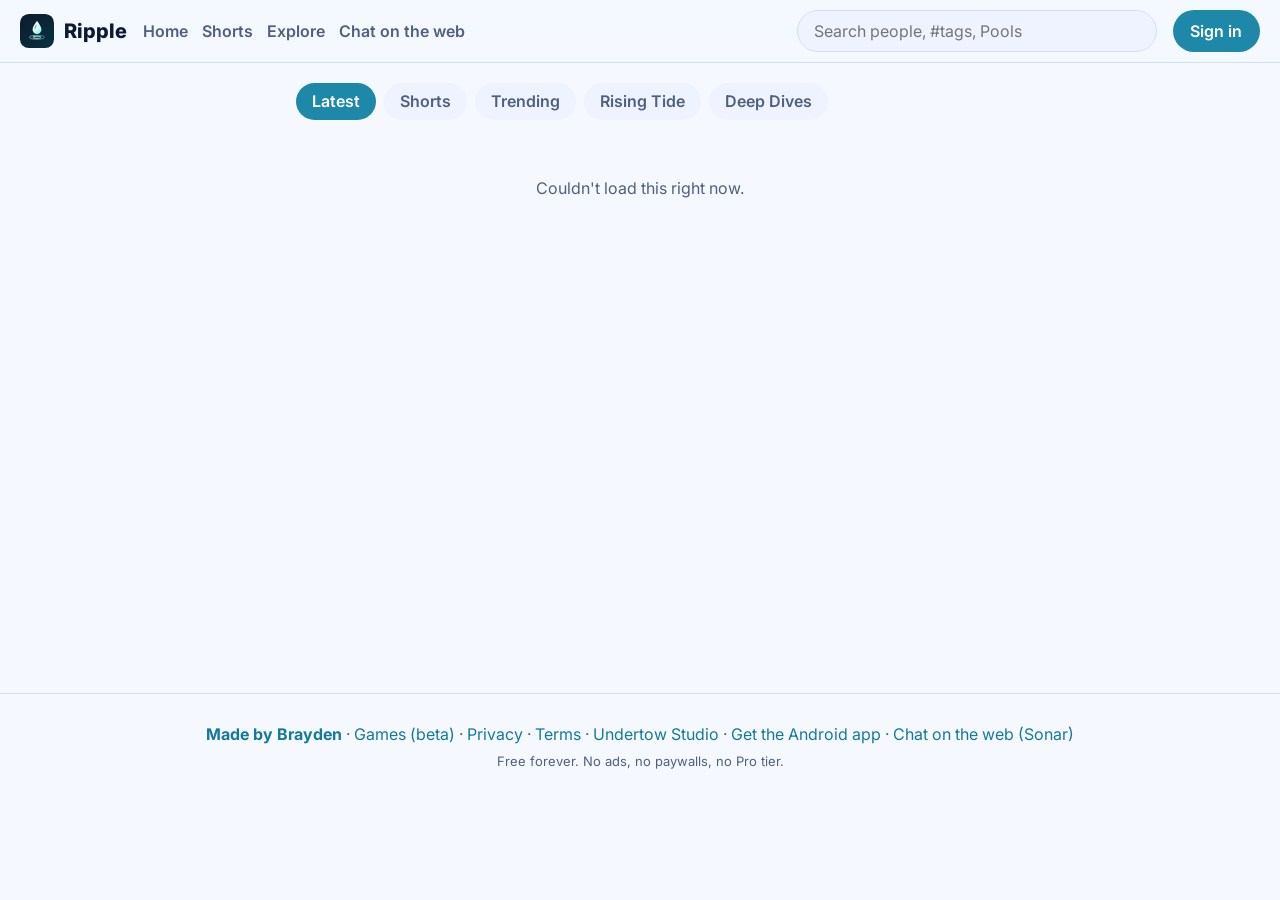
<file: index.html>
<!doctype html>
<html lang="en">
<head>
  <meta charset="utf-8">
  <meta name="viewport" content="width=device-width,initial-scale=1,viewport-fit=cover">
  <title>Ripple — short videos, posts, Pools and chats</title>
  <meta name="description" content="Ripple: short videos, posts, Pools (communities) and chats. Free, no ads. Made by Brayden.">
  <meta name="theme-color" content="#0E1B2E">
  <meta property="og:site_name" content="Ripple">
  <meta property="og:title" content="Ripple">
  <meta property="og:description" content="Short videos, posts, Pools and chats. Free, no ads. Made by Brayden.">
  <meta property="og:type" content="website">
  <meta property="og:image" content="icon-512.png">
  <link rel="icon" href="icon.svg" type="image/svg+xml">
  <link rel="stylesheet" href="style.css">
  <link rel="stylesheet" href="identity.css"><!-- U2-identity: banners + flair -->
</head>
<body>
  <header class="top">
    <a class="brand" href="#/"><svg viewBox="0 0 108 108" class="mark" aria-hidden="true"><use href="#drop"/></svg><span>Ripple</span></a>
    <nav>
      <a href="#/">Home</a>
      <a href="#/shorts">Shorts</a>
      <a href="#/explore">Explore</a>
      <a href="https://1tekno4884-sketch.github.io/sonar-web/" title="Chat and call with your Ripple account in Sonar">Chat on the web</a>
    </nav>
    <form class="search" id="search"><input name="q" placeholder="Search people, #tags, Pools" autocomplete="off" aria-label="Search"></form>
    <div id="me"></div>
  </header>
  <main id="view" aria-live="polite"></main>
  <footer class="foot">
    <a id="credit" href="#/">Made by Brayden</a> ·
    <a href="games.html">Games (beta)</a> · <a href="#/privacy">Privacy</a> · <a href="#/terms">Terms</a> ·
    <a id="studio" href="#">Undertow Studio</a> · <a id="getapp" href="#">Get the Android app</a> · <a href="https://1tekno4884-sketch.github.io/sonar-web/">Chat on the web (Sonar)</a>
    <div class="small">Free forever. No ads, no paywalls, no Pro tier.</div>
  </footer>
  <div id="modal" class="modal" hidden></div>
  <div id="toast" class="toast" hidden></div>

  <svg width="0" height="0" style="position:absolute">
    <defs>
      <linearGradient id="g" x1="0" y1="0" x2="1" y2="1"><stop offset="0" stop-color="#0E1B2E"/><stop offset="1" stop-color="#06323F"/></linearGradient><linearGradient id="gr1" x1="0" y1="0" x2="1" y2="0"><stop offset="0" stop-color="#fff" stop-opacity=".6"/><stop offset="1" stop-color="#4FD1E8" stop-opacity=".6"/></linearGradient><linearGradient id="gr2" x1="0" y1="0" x2="1" y2="0"><stop offset="0" stop-color="#fff"/><stop offset="1" stop-color="#7FF0E0"/></linearGradient><linearGradient id="gd" gradientUnits="userSpaceOnUse" x1="42" y1="28" x2="66" y2="62"><stop offset="0" stop-color="#fff"/><stop offset=".45" stop-color="#E6FBF8"/><stop offset="1" stop-color="#7FF0E0"/></linearGradient>
      <symbol id="drop" viewBox="0 0 108 108">
        <rect width="108" height="108" rx="28" fill="url(#g)"/>
        <ellipse cx="54" cy="74" rx="24" ry="6.5" fill="none" stroke="url(#gr1)" stroke-width="2.6"/><ellipse cx="54" cy="74" rx="13" ry="3.4" fill="none" stroke="url(#gr2)" stroke-width="2.6"/><path d="M54,22C54,22 40,38.5 40,49.5A14,14 0,0 0,68 49.5C68,38.5 54,22 54,22Z" fill="url(#gd)"/><path d="M47.5,45.5c0.4,-3.6 2.6,-7.4 4.6,-10.2" fill="none" stroke="#1E88A8" stroke-width="2.6" stroke-linecap="round"/>
      </symbol>
    </defs>
  </svg>
  <script type="module" src="app.js"></script>
  <script type="module" src="u2dev.js"></script><!-- U2-dev: dry-dock banner -->
</body>
</html>
</file>
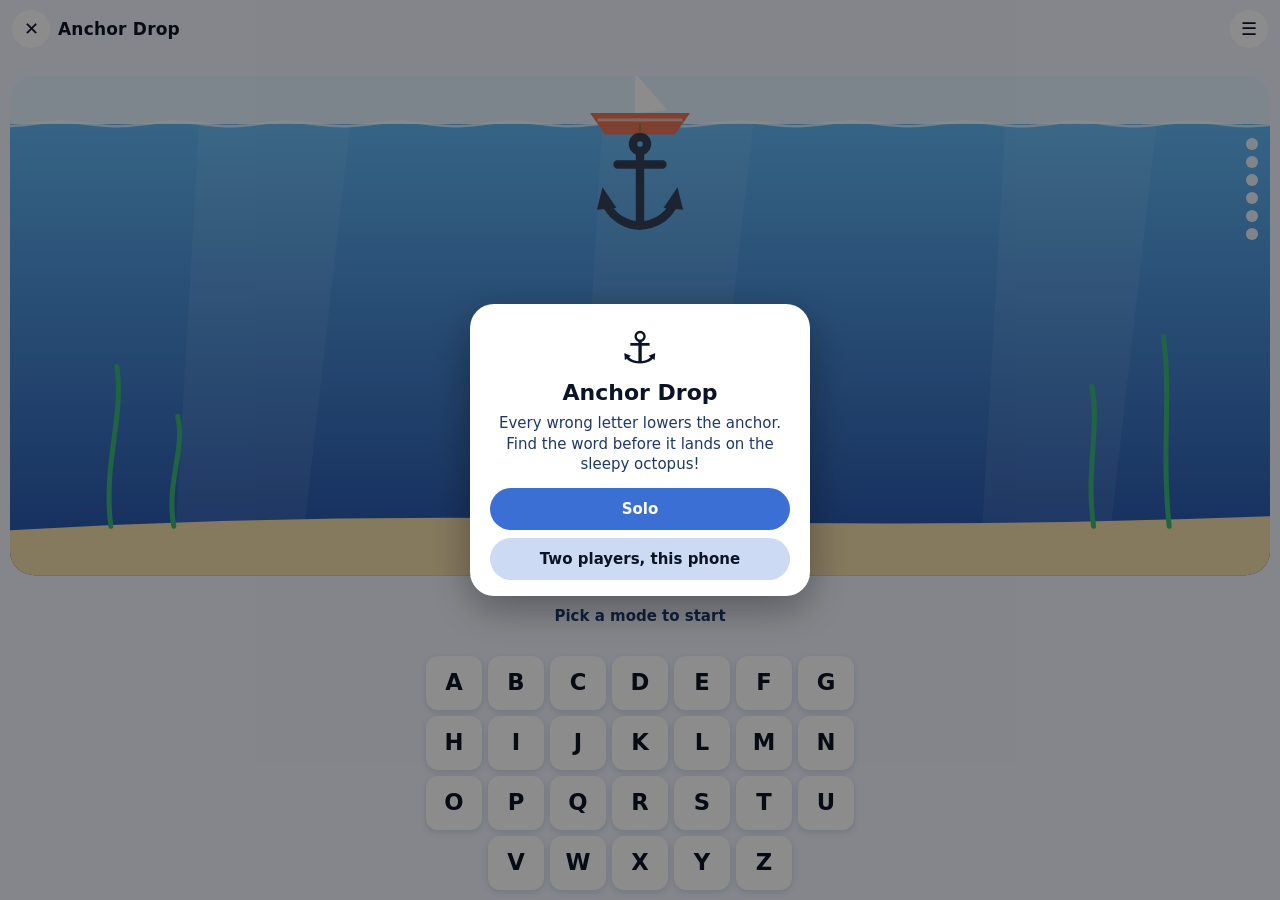
<file: waves/anchor/index.html>
<!doctype html><html lang="en"><head><meta charset="utf-8"><meta name="viewport" content="width=device-width,initial-scale=1,maximum-scale=1,user-scalable=no,viewport-fit=cover"><title>Anchor Drop</title><style>
*{box-sizing:border-box;-webkit-tap-highlight-color:transparent}
html,body{margin:0;height:100%;overflow:hidden;background:var(--bg);color:var(--fg);font:15px/1.35 system-ui,-apple-system,"Segoe UI",Roboto,sans-serif;user-select:none;-webkit-user-select:none;touch-action:none;overscroll-behavior:none}
:root{--bg:#06202a;--fg:#e8f7fb;--sub:#9cc3cf;--card:#0d3341;--line:#1d4c5c;--acc:#1494B8;--acc2:#6FD3E6;--on:#fff;--good:#3ddc97;--bad:#ff6b6b;--warn:#ffc857}
#k-app{position:fixed;inset:0;display:flex;flex-direction:column;padding:env(safe-area-inset-top) env(safe-area-inset-right) env(safe-area-inset-bottom) env(safe-area-inset-left)}
#k-bar{display:flex;align-items:center;gap:8px;padding:10px 12px 6px;flex:0 0 auto}
#k-bar .t{font-weight:700;font-size:17px;letter-spacing:.2px;flex:1;white-space:nowrap;overflow:hidden;text-overflow:ellipsis}
#k-bar .s{font-variant-numeric:tabular-nums;font-weight:700;background:var(--card);border-radius:999px;padding:4px 12px;min-width:44px;text-align:center}
#k-bar .s:empty{display:none}
.k-ib{width:38px;height:38px;border-radius:50%;border:0;background:var(--card);color:var(--fg);display:grid;place-items:center;font-size:18px;cursor:pointer;flex:0 0 auto}
.k-ib:active{transform:scale(.94)}
#k-status{text-align:center;color:var(--sub);font-size:14px;min-height:20px;padding:0 12px 4px;flex:0 0 auto}
#k-stage{position:relative;flex:1 1 auto;min-height:0}
#k-stage canvas{position:absolute;inset:0;width:100%;height:100%;display:block}
.k-ov{position:fixed;inset:0;display:grid;place-items:center;background:rgba(0,0,0,.45);z-index:50;padding:24px;animation:k-f .18s ease-out}
.k-card{background:var(--card);border-radius:24px;padding:22px 20px 16px;width:min(340px,100%);text-align:center;box-shadow:0 12px 40px rgba(0,0,0,.35)}
.k-card h2{margin:0 0 6px;font-size:22px}
.k-card p{margin:0 0 14px;color:var(--sub)}
.k-card .k-emb{font-size:44px;line-height:1;margin-bottom:8px}
.k-btn{display:block;width:100%;border:0;border-radius:999px;padding:12px 16px;margin:8px 0 0;font:600 15px system-ui,sans-serif;cursor:pointer;background:var(--line);color:var(--fg)}
.k-btn.p{background:var(--acc);color:var(--on)}
.k-btn:active{transform:scale(.98)}
.k-row{display:flex;gap:8px}.k-row .k-btn{flex:1}
.k-toast{position:fixed;left:50%;width:max-content;max-width:calc(100vw - 32px);text-align:center;bottom:calc(24px + env(safe-area-inset-bottom));transform:translateX(-50%);background:var(--card);color:var(--fg);padding:10px 16px;border-radius:999px;z-index:60;box-shadow:0 6px 20px rgba(0,0,0,.3);animation:k-f .2s ease-out;font-weight:600}
.k-seg{display:flex;background:var(--line);border-radius:999px;padding:3px;margin:8px 0 0}
.k-seg button{flex:1;border:0;background:none;color:var(--fg);padding:8px;border-radius:999px;font:600 14px system-ui,sans-serif}
.k-seg button.on{background:var(--acc);color:var(--on)}
.k-chip{display:inline-block;padding:3px 10px;border-radius:999px;background:var(--line);font-size:13px;font-weight:600}
@keyframes k-f{from{opacity:0}to{opacity:1}}
@media (prefers-reduced-motion:reduce){*{animation:none!important;transition:none!important}}
</style></head><body><script>
(function () {
'use strict';
const W = window.Wave || {
version: 1, host: 'dev', ready() {}, info: async () => ({ gameId: 'dev', player: { name: 'You', username: null }, match: null, theme: { dark: !matchMedia('(prefers-color-scheme: light)').matches, accent: '#1494B8' }, reduceMotion: false, locale: navigator.language, best: null }),
submitScore: async (n) => ({ best: n, isBest: true, rank: null }), saveState: async (d) => { try { localStorage.setItem('k-save', JSON.stringify(d)); } catch (e) {} return true; },
loadState: async () => { try { return JSON.parse(localStorage.getItem('k-save')); } catch (e) { return null; } }, haptic() {}, exit() { location.reload(); },
sendMove: async () => ({ seq: 0 }), onMove() {}, endMatch() {}, onPause() {}, onResume() {},
};
const $ = (tag, cls, html) => { const e = document.createElement(tag); if (cls) e.className = cls; if (html != null) e.innerHTML = html; return e; };
const hex = (h) => { h = h.replace('#', ''); return [0, 2, 4].map((i) => parseInt(h.substr(i, 2), 16)); };
const mix = (a, b, t) => { const x = hex(a), y = hex(b); return '#' + x.map((v, i) => Math.round(v + (y[i] - v) * t).toString(16).padStart(2, '0')).join(''); };
let ac = null, readySent = false, pauseCbs = [], resumeCbs = [], opts = {}, ovStack = [];
const K = {
W, $, mix, paused: false, muted: false, reduceMotion: false, info: null, online: null, colors: {},
/** Build the page chrome, apply the host theme, then call cb(info). opts: {title, accent, accent2, score:true, dark:{}, light:{}, onRestart, menuExtra:[{label,on}]} */
async boot(o, cb) {
opts = o || {};
try { K.muted = localStorage.getItem('k-mute') === '1'; } catch (e) {}
let info; try { info = await W.info(); } catch (e) { info = { theme: { dark: true }, player: { name: 'You' }, match: null }; }
K.info = info; K.reduceMotion = !!info.reduceMotion || matchMedia('(prefers-reduced-motion: reduce)').matches;
const dark = info.theme ? info.theme.dark !== false : true;
const acc = opts.accent || '#1494B8', acc2 = opts.accent2 || mix(acc, '#ffffff', 0.45);
const base = dark ? { bg: mix(acc, '#000000', 0.86), card: mix(acc, '#000000', 0.72), line: mix(acc, '#000000', 0.55), fg: '#eef8fb', sub: mix(acc, '#ffffff', 0.62) }
: { bg: mix(acc, '#ffffff', 0.92), card: '#ffffff', line: mix(acc, '#ffffff', 0.74), fg: mix(acc, '#000000', 0.82), sub: mix(acc, '#000000', 0.5) };
const c = Object.assign(base, dark ? opts.dark : opts.light, { acc, acc2, on: '#ffffff', good: dark ? '#3ddc97' : '#16a36a', bad: dark ? '#ff6b6b' : '#d93c3c', warn: '#f5b83d', dark });
K.colors = c;
const r = document.documentElement.style;
for (const k of ['bg', 'fg', 'sub', 'card', 'line', 'acc', 'acc2', 'on', 'good', 'bad', 'warn']) r.setProperty('--' + k, c[k]);
document.title = opts.title || 'Game';
const app = $('div'); app.id = 'k-app';
const bar = $('div'); bar.id = 'k-bar';
const back = $('button', 'k-ib', '&#x2715;'); back.setAttribute('aria-label', 'Close'); back.onclick = () => K.exit();
const t = $('div', 't'); t.textContent = opts.title || '';
const s = $('div', 's'); s.id = 'k-score';
const m = $('button', 'k-ib', '&#9776;'); m.setAttribute('aria-label', 'Menu'); m.onclick = () => K.pauseMenu();
bar.append(back, t, s, m);
const st = $('div'); st.id = 'k-status';
const stage = $('div'); stage.id = 'k-stage';
app.append(bar, st, stage); document.body.append(app);
K.stage = stage;
if (info.match) {
const m = info.match;
K.online = {
seat: m.you, players: m.players, id: m.id, over: m.status === 'over', winner: m.winner,
name: (seat) => (m.players[seat] && (m.players[seat].name || m.players[seat].username)) || (seat === m.you ? 'You' : 'Friend'),
onMove(cb) { W.onMove(cb); },
send(mv) { return W.sendMove(mv); },
end(winner, text) { K.online.over = true; W.endMatch({ winner, text }); },
};
}
W.onPause(() => { K.paused = true; pauseCbs.forEach((f) => f()); });
W.onResume(() => { K.paused = false; resumeCbs.forEach((f) => f()); });
document.addEventListener('visibilitychange', () => { if (document.hidden) { K.paused = true; pauseCbs.forEach((f) => f()); } });
cb && cb(info);
},
/** Boot options can't see functions declared inside the boot callback: games register them here (Kit.hooks = [fn…]) and the options call Kit.hook(i). */
hooks: [], hook(i) { const f = K.hooks[i]; if (f) f(); },
ready() { if (!readySent) { readySent = true; W.ready(); } },
onPause(f) { pauseCbs.push(f); }, onResume(f) { resumeCbs.push(f); },
title(t) { document.querySelector('#k-bar .t').textContent = t; },
status(t) { document.getElementById('k-status').textContent = t == null ? '' : t; },
score(n) { document.getElementById('k-score').textContent = n == null ? '' : String(n); },
submit(n) { return W.submitScore(n).catch(() => null); },
save(d) { return W.saveState(d).catch(() => false); },
load() { return W.loadState().catch(() => null); },
haptic(k) { try { W.haptic(k || 'tap'); } catch (e) {} },
exit() { if (opts.onExit && opts.onExit() === false) return; W.exit(); },
/** Canvas filling the stage; cv.w/h are CSS px. Calls onResize(w,h) on every size change. */
canvas(onResize) {
const cv = $('canvas'); K.stage.append(cv);
const ctx = cv.getContext('2d'); const o = { cv, ctx, w: 1, h: 1, dpr: 1 };
const fit = (cb) => {
const r = K.stage.getBoundingClientRect(); const d = Math.min(3, window.devicePixelRatio || 1);
o.w = Math.max(1, r.width); o.h = Math.max(1, r.height); o.dpr = d;
cv.width = Math.round(o.w * d); cv.height = Math.round(o.h * d); ctx.setTransform(d, 0, 0, d, 0, 0);
cb && onResize && onResize(o.w, o.h);
};
fit(false); new ResizeObserver(() => fit(true)).observe(K.stage);   // sizes now; onResize only from the observer (after your setup ran)
return o;
},
/** rAF loop: fn(dt seconds, capped 1/20). Skips frames while paused. Returns stop(). */
loop(fn) {
let last = 0, on = true;
const f = (t) => { if (!on) return; const dt = last ? Math.min(0.05, (t - last) / 1000) : 0; last = t; if (!K.paused) fn(dt, t); requestAnimationFrame(f); };
requestAnimationFrame(f); return () => { on = false; };
},
/** Pointer helper with stage-relative CSS px. h = {down(x,y,e), move(x,y,e), up(x,y,e)} */
pointer(el, h) {
let id = null;
const p = (e) => { const r = el.getBoundingClientRect(); return [e.clientX - r.left, e.clientY - r.top]; };
el.addEventListener('pointerdown', (e) => { if (id !== null) return; id = e.pointerId; try { el.setPointerCapture(id); } catch (x) {} K.unlockAudio(); h.down && h.down(...p(e), e); });
el.addEventListener('pointermove', (e) => { if (e.pointerId === id || (id === null && h.hover)) (id === null ? h.hover : h.move) && (id === null ? h.hover : h.move)(...p(e), e); });
const end = (e) => { if (e.pointerId !== id) return; id = null; h.up && h.up(...p(e), e); };
el.addEventListener('pointerup', end); el.addEventListener('pointercancel', end);
},
/** Overlay card. o = {emoji, title, text, html, buttons:[{label, primary, on, keep}], dismiss} → close() */
menu(o) {
const ov = $('div', 'k-ov'); const card = $('div', 'k-card');
if (o.emoji) card.append($('div', 'k-emb', o.emoji));
if (o.title) { const h = $('h2'); h.textContent = o.title; card.append(h); }
if (o.text) { const p = $('p'); p.textContent = o.text; card.append(p); }
if (o.html) card.append(typeof o.html === 'string' ? $('div', '', o.html) : o.html);
const close = () => { ov.remove(); ovStack = ovStack.filter((x) => x !== close); };
for (const b of o.buttons || []) {
const e = $('button', 'k-btn' + (b.primary ? ' p' : '')); e.textContent = b.label;
e.onclick = () => { K.sfx('tap'); if (!b.keep) close(); b.on && b.on(); }; card.append(e);
}
if (o.dismiss) ov.onclick = (e) => { if (e.target === ov) close(); };
ov.append(card); document.body.append(ov); ovStack.push(close); return close;
},
closeMenus() { ovStack.slice().forEach((f) => f()); },
pauseMenu() {
K.paused = true; pauseCbs.forEach((f) => f());
const resume = () => { K.paused = false; resumeCbs.forEach((f) => f()); };
K.menu({ title: 'Paused', buttons: [
{ label: 'Resume', primary: true, on: resume },
...(opts.onRestart && !K.online ? [{ label: 'Restart', on: () => { K.paused = false; opts.onRestart(); } }] : []),
...((opts.menuExtra || []).map((b) => ({ label: b.label, on: () => { K.paused = false; b.on(); } }))),
{ label: K.muted ? 'Sound: off' : 'Sound: on', on: () => { K.muted = !K.muted; try { localStorage.setItem('k-mute', K.muted ? '1' : '0'); } catch (e) {} resume(); } },
{ label: 'Exit game', on: () => K.exit() },
] });
},
toast(t, ms) { const e = $('div', 'k-toast'); e.textContent = t; document.body.append(e); setTimeout(() => e.remove(), ms || 1600); },
unlockAudio() { if (!ac) { try { ac = new (window.AudioContext || window.webkitAudioContext)(); } catch (e) {} } if (ac && ac.state === 'suspended') ac.resume(); },
/** Tiny synthesized sounds: tap pop good bad win lose bounce drop */
sfx(name) {
if (K.muted) return; K.unlockAudio(); if (!ac) return;
const S = { tap: [[660, 0.04, 'sine', 0.08]], pop: [[520, 0.05, 'triangle', 0.12], [880, 0.05, 'triangle', 0.08]], good: [[660, 0.07, 'sine', 0.12], [990, 0.09, 'sine', 0.1]],
bad: [[220, 0.12, 'sawtooth', 0.07], [160, 0.14, 'sawtooth', 0.06]], win: [[523, 0.1, 'triangle', 0.12], [659, 0.1, 'triangle', 0.12], [784, 0.1, 'triangle', 0.12], [1046, 0.2, 'triangle', 0.12]],
lose: [[392, 0.14, 'triangle', 0.1], [330, 0.14, 'triangle', 0.1], [262, 0.24, 'triangle', 0.1]], bounce: [[440, 0.03, 'square', 0.05]], drop: [[300, 0.06, 'sine', 0.14], [180, 0.08, 'sine', 0.1]] }[name] || [];
let t = ac.currentTime;
for (const [f, d, type, v] of S) {
const o = ac.createOscillator(), g = ac.createGain(); o.type = type; o.frequency.value = f;
g.gain.setValueAtTime(v, t); g.gain.exponentialRampToValueAtTime(0.0001, t + d); o.connect(g).connect(ac.destination); o.start(t); o.stop(t + d + 0.02); t += d * 0.9;
}
},
rand: (a, b) => a + Math.random() * (b - a),
ri: (a, b) => Math.floor(a + Math.random() * (b - a + 1)),
shuffle(a) { for (let i = a.length - 1; i > 0; i--) { const j = Math.floor(Math.random() * (i + 1)); [a[i], a[j]] = [a[j], a[i]]; } return a; },
rr(ctx, x, y, w, h, r) { r = Math.min(r, w / 2, h / 2); ctx.beginPath(); ctx.moveTo(x + r, y); ctx.arcTo(x + w, y, x + w, y + h, r); ctx.arcTo(x + w, y + h, x, y + h, r); ctx.arcTo(x, y + h, x, y, r); ctx.arcTo(x, y, x + w, y, r); ctx.closePath(); },
/** Standard mode picker for 2-player board games. modes: subset of ['cpu','local'] (online is automatic). */
pickMode(o, cb) {
if (K.online) { cb('online'); return; }
const b = [];
if (o.modes.includes('cpu')) b.push({ label: o.cpuLabel || 'Play the computer', primary: true, on: () => cb('cpu') });
if (o.modes.includes('local')) b.push({ label: 'Two players, this phone', primary: !o.modes.includes('cpu'), on: () => cb('local') });
if (o.online) b.push({ label: 'Challenge a friend online', on: () => K.menu({ emoji: '💬', title: 'Play a friend', text: 'Close the game, tap “Challenge a friend” on its page, then pick a chat. Moves arrive in that chat.', buttons: [{ label: 'OK', primary: true, on: () => K.pickMode(o, cb) }] }) });
K.menu({ emoji: o.emoji, title: o.title, text: o.text, buttons: b });
},
};
window.Kit = K;
})();
</script><script>
const UI = {};
Kit.boot({ title: 'Anchor Drop', accent: '#3B6FD4', onRestart: () => UI.restart(),
menuExtra: [{ label: 'Change category', on: () => UI.cat() }, { label: 'Change mode', on: () => UI.mode() }] }, () => {
const C = Kit.colors, D = C.dark, MAX = 6, RM = Kit.reduceMotion;
const LISTS = {
'Sea creatures': 'OCTOPUS JELLYFISH SEAHORSE STARFISH DOLPHIN WALRUS NARWHAL MANATEE STINGRAY LOBSTER BARNACLE PUFFERFISH ANEMONE CUTTLEFISH ORCA PENGUIN SEA_TURTLE HERMIT_CRAB CLOWNFISH SWORDFISH HAMMERHEAD MACKEREL SARDINE SQUID OYSTER KRILL BELUGA SEA_OTTER MORAY_EEL BLUE_WHALE',
'Boats & sailing': 'ANCHOR LIGHTHOUSE COMPASS RUDDER SAILBOAT HARBOR CAPTAIN PORTHOLE LIFEBUOY TELESCOPE KAYAK CANOE FERRY TUGBOAT SCHOONER SPYGLASS KEEL CATAMARAN DECKHAND LIFE_JACKET PADDLE CROWS_NEST GALLEY PROPELLER MARINA DINGHY CARGO_SHIP',
'Beach day': 'SANDCASTLE SUNSCREEN SEASHELL TOWEL BUCKET SPADE PICNIC FLIP_FLOPS SUNGLASSES UMBRELLA SURFBOARD BOARDWALK ICE_CREAM BEACH_BALL TIDE_POOL SAND_DUNE BONFIRE KITE SNORKEL WETSUIT SEAGULL LIFEGUARD HAMMOCK COCONUT PIER',
'Under the sea': 'CORAL_REEF KELP_FOREST SHIPWRECK TREASURE TRENCH CURRENT BUBBLES SEAWEED LAGOON ATOLL ABYSS PEARL SUBMARINE DIVER SANDBAR WHIRLPOOL ICEBERG GROTTO SEAGRASS SPONGE PLANKTON SEA_CAVE BIOLUMINESCENCE',
'Sea weather': 'HURRICANE SEA_BREEZE FOG RAINBOW THUNDER SUNSET HIGH_TIDE LOW_TIDE SWELL GALE DRIZZLE TYPHOON MIST WATERSPOUT SQUALL DOLDRUMS TRADE_WINDS MONSOON SEA_SPRAY STORM_SURGE MOONRISE HEATWAVE',
};
const EMO = { Mixed: '🌊', 'Sea creatures': '🐠', 'Boats & sailing': '⛵', 'Beach day': '🏖️', 'Under the sea': '🪸', 'Sea weather': '⛅', 'Secret word': '🤫' };
const CATS = Object.keys(LISTS), ROWS = ['ABCDEFG', 'HIJKLMN', 'OPQRSTU', 'VWXYZ'];
let mode = null, cat = 'Mixed', word = null, wcat = '', hint = '', guessed = new Set(), wrong = 0, over = 0, streak = 0, best = 0, resume = null;
let t = 0, dtl = 0, ay = null, pops = {}, bonkT = -9, used = new Set(), press = null;
const g = Kit.canvas(draw);
UI.restart = () => { abandon(); next(); };
UI.cat = () => { abandon(); mode = 'solo'; pickCat(); };
UI.mode = () => { abandon(); choose(); };
const letters = () => (word ? [...new Set(word.replace(/ /g, ''))] : []);
function pick() {
let pool = [];
for (const c of cat === 'Mixed' ? CATS : [cat]) for (const w of LISTS[c].split(' ')) pool.push([w.replace(/_/g, ' '), c]);
let fresh = pool.filter((p) => !used.has(p[0]));
if (!fresh.length) { used.clear(); fresh = pool; }
const p = fresh[Kit.ri(0, fresh.length - 1)]; used.add(p[0]); return p;
}
function setWord(w, c, h) {
word = w; wcat = c; hint = h || ''; guessed = new Set(); wrong = 0; over = 0; pops = {}; bonkT = -9; ay = null;
setStatus(); save(); draw();
}
function newWord() { const [w, c] = pick(); setWord(w, c); }
function next() { if (mode === 'local') askWord(); else if (mode === 'solo') newWord(); else choose(); }
function abandon() {
if (mode === 'solo' && word && !over && guessed.size && streak) { streak = 0; Kit.score(0); Kit.toast('Word skipped, streak reset'); }
word = null; save();
}
function setStatus() {
if (!word) return Kit.status('');
if (mode === 'local') Kit.status(hint ? `🤫 Hint: ${hint}` : '🤫 Secret word');
else Kit.status(`${EMO[wcat] || '🌊'} ${wcat}`);
}
function save() { Kit.save({ streak, best, cat, cur: mode === 'solo' && word && !over ? { w: word, c: wcat, g: [...guessed].join('') } : null }); }
function guess(L) {
if (!word || over || guessed.has(L)) return;
guessed.add(L);
if (word.includes(L)) {
pops[L] = t; Kit.sfx('pop'); Kit.haptic('light');
if (letters().every((x) => guessed.has(x))) return finish(true);
} else {
wrong++; Kit.sfx('drop'); Kit.haptic('medium');
if (wrong >= MAX) return finish(false);
}
save(); draw();
}
function finish(won) {
over = won ? 1 : 2;
if (!won) bonkT = t;
let title, text, emoji;
if (mode === 'solo') {
if (won) { streak++; best = Math.max(best, streak); Kit.submit(streak); } else streak = 0;
Kit.score(streak);
title = won ? 'Still snoozing!' : 'Bonk! Octopus is awake';
text = won ? `You saved the nap. Win streak: ${streak}` : `The word was ${word}. Best streak: ${best}`;
} else {
title = won ? 'Guesser wins!' : 'Secret keeper wins!';
text = won ? `Got “${word}” with ${MAX - wrong} drop${MAX - wrong === 1 ? '' : 's'} to spare.` : `The word was ${word}.`;
}
emoji = won ? '😴' : '🐙';
Kit.sfx(won ? 'win' : 'lose'); Kit.haptic(won ? 'success' : 'error');
save(); draw();
const w = word;
setTimeout(() => word === w && over && Kit.menu({ emoji, title, text, buttons: [
{ label: mode === 'local' ? 'New secret word' : 'Next word', primary: true, on: next },
{ label: 'Change mode', on: choose }] }), 1100);
}
function choose() {
word = null; Kit.status(''); draw();
Kit.menu({ emoji: '⚓', title: 'Anchor Drop', text: 'Every wrong letter lowers the anchor. Find the word before it lands on the sleepy octopus!', buttons: [
{ label: resume ? 'Solo · continue your word' : 'Solo', primary: true, on: () => {
mode = 'solo'; Kit.score(streak);
if (resume) { const r = resume; resume = null; setWord(r.w, r.c); for (const L of r.g) { guessed.add(L); if (!word.includes(L)) wrong++; } save(); draw(); } else pickCat();
} },
{ label: 'Two players, this phone', on: () => { mode = 'local'; resume = null; Kit.score(null); askWord(); } }] });
}
function pickCat() {
Kit.menu({ emoji: '🧭', title: 'Pick a category', buttons: ['Mixed', ...CATS].map((c) => ({ label: `${EMO[c]}  ${c === 'Mixed' ? 'Mix of everything' : c}`, primary: c === cat, on: () => { cat = c; newWord(); } })) });
}
function askWord() {
word = null; Kit.status('Player 1: pick a secret word'); draw();
const box = Kit.$('div');
const st = 'display:block;width:100%;margin:4px 0 6px;padding:12px 14px;border-radius:14px;border:2px solid var(--line);background:var(--bg);color:var(--fg);outline:none;user-select:text;-webkit-user-select:text;';
const inp = Kit.$('input'), hi = Kit.$('input');
inp.style.cssText = st + 'font:700 19px system-ui,sans-serif;letter-spacing:2px;text-transform:uppercase';
hi.style.cssText = st + 'font:500 15px system-ui,sans-serif';
inp.placeholder = 'Secret word'; hi.placeholder = 'Hint (optional)'; inp.maxLength = 24; hi.maxLength = 40;
for (const e of [inp, hi]) { e.autocomplete = 'off'; e.spellcheck = false; e.setAttribute('autocapitalize', e === inp ? 'characters' : 'sentences'); }
box.append(inp, hi);
const go = () => {
const w = inp.value.toUpperCase().replace(/[^A-Z]+/g, ' ').trim();
if (w.replace(/ /g, '').length < 2 || w.length > 24) { Kit.toast('Use 2–24 letters'); Kit.haptic('warning'); return; }
if (w.split(' ').some((p) => p.length > 14)) { Kit.toast('Words up to 14 letters'); return; }
inp.blur(); hi.blur(); close();
Kit.menu({ emoji: '📱', title: 'Pass the phone', text: 'Hand it to the guesser — no peeking at the keyboard!', buttons: [{ label: 'I’m the guesser, go!', primary: true, on: () => setWord(w, 'Secret word', hi.value.trim()) }] });
};
inp.onkeydown = (e) => { if (e.key === 'Enter') hi.focus(); };
hi.onkeydown = (e) => { if (e.key === 'Enter') go(); };
const close = Kit.menu({ emoji: '🤫', title: 'Secret word', text: 'Player 1 types a word or short phrase (letters only).', html: box, buttons: [
{ label: 'Hide it & pass the phone', primary: true, keep: true, on: go }, { label: 'Back', on: choose }] });
setTimeout(() => inp.focus(), 60);
}
function wrap() {
if (!word) return [];
const max = Math.max(8, Math.floor((g.w - 28) / 24)), out = [];
for (const p of word.split(' ')) { const l = out.length - 1; if (l >= 0 && out[l].length + 1 + p.length <= max) out[l] += ' ' + p; else out.push(p); }
return out;
}
function geo() {
const w = g.w, h = g.h, pad = 10, gap = 6;
const kw = Math.min(56, (w - pad * 2 - gap * 6) / 7), kh = Math.min(54, kw * 1.08, h * 0.08);
const kbH = kh * 4 + gap * 3, kbX = (w - (kw * 7 + gap * 6)) / 2, kbY = h - pad - kbH;
const lines = wrap(), maxLen = Math.max(1, ...lines.map((l) => l.length));
const s = Math.min(40, (w - 28) / maxLen), lh = s * 1.32, wordY = kbY - 14 - Math.max(1, lines.length) * lh;
return { kw, kh, gap, kbX, kbY, lines, s, lh, wordY, sc: { x: pad, y: 2, w: w - pad * 2, h: Math.max(110, wordY - 16) } };
}
function keys(G) {
const out = [];
ROWS.forEach((r, ri) => { const x0 = G.kbX + (7 - r.length) * (G.kw + G.gap) / 2; [...r].forEach((L, i) => out.push({ L, x: x0 + i * (G.kw + G.gap), y: G.kbY + ri * (G.kh + G.gap) })); });
return out;
}
function anchorShape(ctx, x, y, h) {
ctx.save(); ctx.strokeStyle = ctx.fillStyle = D ? '#c3cfe0' : '#36435a'; ctx.lineWidth = h * 0.09; ctx.lineCap = 'round'; ctx.lineJoin = 'round';
ctx.beginPath(); ctx.arc(x, y + h * 0.08, h * 0.075, 0, Math.PI * 2); ctx.stroke();
ctx.beginPath(); ctx.moveTo(x, y + h * 0.16); ctx.lineTo(x, y + h * 0.95); ctx.moveTo(x - h * 0.24, y + h * 0.3); ctx.lineTo(x + h * 0.24, y + h * 0.3); ctx.stroke();
ctx.beginPath(); ctx.arc(x, y + h * 0.55, h * 0.4, Math.PI * 0.16, Math.PI * 0.84); ctx.stroke();
for (const sd of [-1, 1]) {
const a = sd > 0 ? Math.PI * 0.16 : Math.PI * 0.84, fx = x + Math.cos(a) * h * 0.4, fy = y + h * 0.55 + Math.sin(a) * h * 0.4;
ctx.beginPath(); ctx.moveTo(fx + sd * h * 0.05, fy - h * 0.2); ctx.lineTo(fx - sd * h * 0.1, fy + h * 0.02); ctx.lineTo(fx + sd * h * 0.11, fy + h * 0.04); ctx.closePath(); ctx.fill();
}
ctx.restore();
}
function octo(ctx, cx, base, s, awake, happy) {
const body = '#ff8a7a', deep = '#e5675a', br = RM ? 0 : Math.sin(t * 2) * 0.03;
let jump = 0;
if (awake && !RM) { const k = t - bonkT; if (k < 0.8) jump = Math.abs(Math.sin(k * 9)) * s * 0.25 * (1 - k / 0.8); }
base -= jump;
ctx.save(); ctx.lineCap = 'round'; ctx.strokeStyle = body; ctx.lineWidth = s * 0.22;
for (let i = 0; i < 6; i++) {
const sd = i < 3 ? -1 : 1, k = i % 3, sx = cx + sd * s * (0.14 + k * 0.16), sy = base - s * 0.2;
const wig = RM ? 0 : Math.sin(t * 1.4 + i * 1.7) * s * 0.05;
const ex = cx + sd * s * (0.45 + k * 0.38) + (awake ? sd * s * 0.15 : 0), ey = base + s * (awake ? -0.05 : 0.12) - k * s * 0.03 + wig;
ctx.beginPath(); ctx.moveTo(sx, sy); ctx.quadraticCurveTo((sx + ex) / 2, base + s * 0.3 + wig, ex, ey); ctx.stroke();
ctx.beginPath(); ctx.arc(ex + sd * s * 0.07, ey - s * 0.08, s * 0.07, 0, Math.PI * 2); ctx.fillStyle = body; ctx.fill();
}
const hy = base - s * 0.62;
ctx.fillStyle = body; ctx.beginPath(); ctx.ellipse(cx, hy, s * 0.62 * (1 + br), s * 0.6 * (1 - br), 0, 0, Math.PI * 2); ctx.fill();
ctx.fillStyle = 'rgba(255,255,255,.28)'; ctx.beginPath(); ctx.ellipse(cx - s * 0.22, hy - s * 0.3, s * 0.18, s * 0.1, -0.5, 0, Math.PI * 2); ctx.fill();
ctx.fillStyle = deep; for (const [dx, dy, r] of [[0.28, -0.32, 0.07], [0.4, -0.12, 0.05], [0.12, -0.45, 0.04]]) { ctx.beginPath(); ctx.arc(cx + dx * s, hy + dy * s, r * s, 0, Math.PI * 2); ctx.fill(); }
ctx.fillStyle = 'rgba(255,160,190,.8)'; for (const sd of [-1, 1]) { ctx.beginPath(); ctx.ellipse(cx + sd * s * 0.38, hy + s * 0.2, s * 0.1, s * 0.06, 0, 0, Math.PI * 2); ctx.fill(); }
ctx.strokeStyle = ctx.fillStyle = '#4a2026'; ctx.lineWidth = s * 0.055;
for (const sd of [-1, 1]) {
const ex = cx + sd * s * 0.22, ey = hy + s * 0.04;
if (awake) { ctx.fillStyle = '#fff'; ctx.beginPath(); ctx.arc(ex, ey, s * 0.13, 0, Math.PI * 2); ctx.fill(); ctx.fillStyle = '#2a1418'; ctx.beginPath(); ctx.arc(ex, ey + s * 0.02, s * 0.065, 0, Math.PI * 2); ctx.fill(); }
else { ctx.beginPath(); ctx.arc(ex, ey - s * 0.03, s * 0.1, Math.PI * 0.15, Math.PI * 0.85); ctx.stroke(); }
}
ctx.beginPath();
if (awake) { ctx.fillStyle = '#4a2026'; ctx.ellipse(cx, hy + s * 0.3, s * 0.07, s * 0.09, 0, 0, Math.PI * 2); ctx.fill(); }
else { ctx.arc(cx, hy + s * 0.2, s * (happy ? 0.12 : 0.07), Math.PI * 0.2, Math.PI * 0.8); ctx.stroke(); }
ctx.restore();
return hy;
}
function scene(ctx, G) {
const { x, y, w, h } = G.sc, cx = x + w / 2;
ctx.save(); Kit.rr(ctx, x, y, w, h, 24); ctx.clip();
const sky = y + Math.min(48, h * 0.17);
ctx.fillStyle = D ? '#17284a' : '#e3f3ff'; ctx.fillRect(x, y, w, sky - y + 2);
const gr = ctx.createLinearGradient(0, sky, 0, y + h);
gr.addColorStop(0, D ? '#21609f' : '#62b6f2'); gr.addColorStop(1, D ? '#0a1838' : '#244fa6');
ctx.fillStyle = gr; ctx.fillRect(x, sky, w, h);
ctx.fillStyle = 'rgba(255,255,255,.07)';
for (let i = 0; i < 3; i++) { const rx = x + w * (0.15 + i * 0.32); ctx.beginPath(); ctx.moveTo(rx, sky); ctx.lineTo(rx + w * 0.12, sky); ctx.lineTo(rx + w * 0.02 + h * 0.15, y + h); ctx.lineTo(rx - w * 0.08 + h * 0.15, y + h); ctx.fill(); }
ctx.strokeStyle = D ? '#5aa2e0' : '#ffffff'; ctx.globalAlpha = 0.7; ctx.lineWidth = 2.5; ctx.beginPath();
for (let i = 0; i <= w; i += 4) ctx.lineTo(x + i, sky + Math.sin(i / 18 + (RM ? 0 : t * 1.6)) * 2.2);
ctx.stroke(); ctx.globalAlpha = 1;
const floor = y + h - Math.max(22, h * 0.11);
ctx.fillStyle = D ? '#6d5b3f' : '#f2dcab'; ctx.beginPath(); ctx.moveTo(x, y + h); ctx.lineTo(x, floor + 10);
ctx.quadraticCurveTo(x + w * 0.25, floor - 8, cx, floor); ctx.quadraticCurveTo(x + w * 0.75, floor + 8, x + w, floor - 4); ctx.lineTo(x + w, y + h); ctx.fill();
ctx.lineCap = 'round'; ctx.lineWidth = 5; ctx.strokeStyle = D ? '#2f9a6a' : '#3bb57a';
for (const [fx, ht, ph] of [[0.08, 0.32, 0], [0.13, 0.22, 1], [0.86, 0.28, 2], [0.92, 0.38, 3]]) {
const bx = x + w * fx, by = floor + 6, sway = RM ? 0 : Math.sin(t * 1.2 + ph) * 6;
ctx.beginPath(); ctx.moveTo(bx, by); ctx.bezierCurveTo(bx - 8, by - h * ht * 0.4, bx + 8 + sway, by - h * ht * 0.7, bx + sway, by - h * ht); ctx.stroke();
}
const bw = Math.min(50, w * 0.15), bob = RM ? 0 : Math.sin(t * 1.5) * 1.5, by = sky + bob;
ctx.fillStyle = D ? '#e6edf5' : '#ffffff'; ctx.beginPath(); ctx.moveTo(cx - bw * 0.1, by - bw * 0.25); ctx.lineTo(cx - bw * 0.1, by - bw * 1.05); ctx.lineTo(cx + bw * 0.55, by - bw * 0.3); ctx.closePath(); ctx.fill();
ctx.fillStyle = '#e8735a'; ctx.beginPath(); ctx.moveTo(cx - bw, by - bw * 0.25); ctx.lineTo(cx + bw, by - bw * 0.25); ctx.lineTo(cx + bw * 0.7, by + bw * 0.18); ctx.lineTo(cx - bw * 0.7, by + bw * 0.18); ctx.closePath(); ctx.fill();
ctx.fillStyle = 'rgba(255,255,255,.5)'; ctx.fillRect(cx - bw * 0.85, by - bw * 0.14, bw * 1.7, bw * 0.06);
const s = Math.min(w * 0.13, h * 0.15), ah = s * 1.25, oy = floor + s * 0.05;
const headTop = oy - s * 0.62 - s * 0.6, ay0 = sky + bw * 0.25, ayF = headTop - ah * 0.93;
const target = over === 1 ? ay0 - ah * 0.2 : ay0 + (ayF - ay0) * Math.min(1, wrong / MAX);
if (ay == null || RM) ay = target; else ay += (target - ay) * Math.min(1, dtl * 5);
ctx.strokeStyle = D ? '#d4b483' : '#9c7a48'; ctx.lineWidth = 2.2; ctx.setLineDash([5, 3]); ctx.beginPath(); ctx.moveTo(cx, by); ctx.lineTo(cx, ay + 2); ctx.stroke(); ctx.setLineDash([]);
const awake = over === 2, hy = octo(ctx, cx, oy, s, awake, over === 1);
if (awake) {
ctx.fillStyle = D ? 'rgba(60,30,90,.45)' : 'rgba(40,20,70,.25)';
for (const [dx, dy, r] of [[-1.3, 0.1, 0.4], [-1.7, -0.3, 0.3], [1.5, 0, 0.35]]) { ctx.beginPath(); ctx.arc(cx + dx * s, oy + dy * s - s * 0.3, r * s, 0, Math.PI * 2); ctx.fill(); }
ctx.font = `800 ${s * 0.5}px system-ui,sans-serif`; ctx.textAlign = 'center'; ctx.fillStyle = C.warn; ctx.fillText('!', cx + s * 0.75, hy - s * 0.55);
ctx.font = `${s * 0.28}px system-ui,sans-serif`; for (const [dx, dy] of [[-0.6, -0.9], [0.1, -1.05], [0.55, -0.85]]) ctx.fillText('✦', cx + dx * s, hy + dy * s);
} else {
ctx.textAlign = 'center'; ctx.fillStyle = '#ffffff';
for (let k = 0; k < 3; k++) {
const p = RM ? 0.15 + k * 0.3 : (t * 0.3 + k / 3) % 1;
ctx.globalAlpha = Math.sin(p * Math.PI) * 0.9; ctx.font = `700 ${s * (0.22 + p * 0.25)}px system-ui,sans-serif`;
ctx.fillText('z', cx + s * (0.6 + p * 0.5), hy - s * (0.5 + p * 1.1));
}
ctx.globalAlpha = 1;
}
anchorShape(ctx, cx, ay, ah);
for (let i = 0; i < MAX; i++) {
const px = x + w - 18, py = sky + 20 + i * 18, left = i >= wrong;
ctx.beginPath(); ctx.arc(px, py, 6, 0, Math.PI * 2);
if (left) { ctx.fillStyle = 'rgba(255,255,255,.85)'; ctx.fill(); } else { ctx.strokeStyle = 'rgba(255,255,255,.35)'; ctx.lineWidth = 1.5; ctx.stroke(); }
}
ctx.restore();
}
function draw() {
const { ctx } = g; if (!ctx) return;
ctx.clearRect(0, 0, g.w, g.h);
const G = geo();
scene(ctx, G);
ctx.textAlign = 'center'; ctx.textBaseline = 'alphabetic';
G.lines.forEach((line, li) => {
const x0 = (g.w - line.length * G.s) / 2, by = G.wordY + li * G.lh + G.s * 1.05;
[...line].forEach((ch, i) => {
if (ch === ' ') return;
const x = x0 + i * G.s, hit = guessed.has(ch), show = hit || over === 2;
ctx.fillStyle = hit ? C.acc : C.line; Kit.rr(ctx, x + G.s * 0.1, by + 4, G.s * 0.8, 4, 2); ctx.fill();
if (!show) return;
let sc = 1; if (hit && pops[ch] != null && !RM) sc = 1 + 0.4 * Math.max(0, 1 - (t - pops[ch]) * 4);
ctx.font = `800 ${G.s * 0.72 * sc}px system-ui,sans-serif`; ctx.fillStyle = hit ? C.fg : C.bad; ctx.fillText(ch, x + G.s / 2, by);
});
});
if (!word) { ctx.fillStyle = C.sub; ctx.font = '600 15px system-ui,sans-serif'; ctx.fillText(mode === 'local' ? 'Waiting for a secret word…' : 'Pick a mode to start', g.w / 2, G.wordY + G.lh * 0.6); }
ctx.textBaseline = 'middle';
for (const k of keys(G)) {
const used = guessed.has(k.L), good = used && word && word.includes(k.L);
ctx.save();
if (!used) { ctx.shadowColor = D ? 'rgba(0,0,0,.35)' : 'rgba(30,60,120,.16)'; ctx.shadowBlur = 6; ctx.shadowOffsetY = 2; }
ctx.fillStyle = press === k.L ? C.acc : good ? C.good : used ? (D ? C.bg : C.line) : C.card;
Kit.rr(ctx, k.x, k.y, G.kw, G.kh, 12); ctx.fill(); ctx.restore();
ctx.fillStyle = press === k.L || good ? '#fff' : used ? C.sub : C.fg; ctx.globalAlpha = used && !good ? 0.55 : 1;
ctx.font = `700 ${G.kh * 0.42}px system-ui,sans-serif`; ctx.fillText(k.L, k.x + G.kw / 2, k.y + G.kh / 2 + 1); ctx.globalAlpha = 1;
}
}
Kit.pointer(g.cv, {
down(px, py) {
const G = geo(), k = keys(G).find((k) => px >= k.x - 3 && px <= k.x + G.kw + 3 && py >= k.y - 3 && py <= k.y + G.kh + 3);
if (!k || !word || over || guessed.has(k.L)) return;
press = k.L; guess(k.L);
},
up() { press = null; },
});
document.addEventListener('keydown', (e) => {
if ((e.target && e.target.tagName === 'INPUT') || document.querySelector('.k-ov')) return;
const k = (e.key || '').toUpperCase();
if (/^[A-Z]$/.test(k)) guess(k);
});
Kit.loop((dt) => { t += dt; dtl = dt; draw(); dtl = 0; });
draw();
Kit.ready();
Kit.load().then((s) => {
if (s) { streak = s.streak || 0; best = s.best || 0; if (CATS.includes(s.cat)) cat = s.cat; if (s.cur && s.cur.w) resume = s.cur; }
choose();
});
});
</script></body></html>
</file>
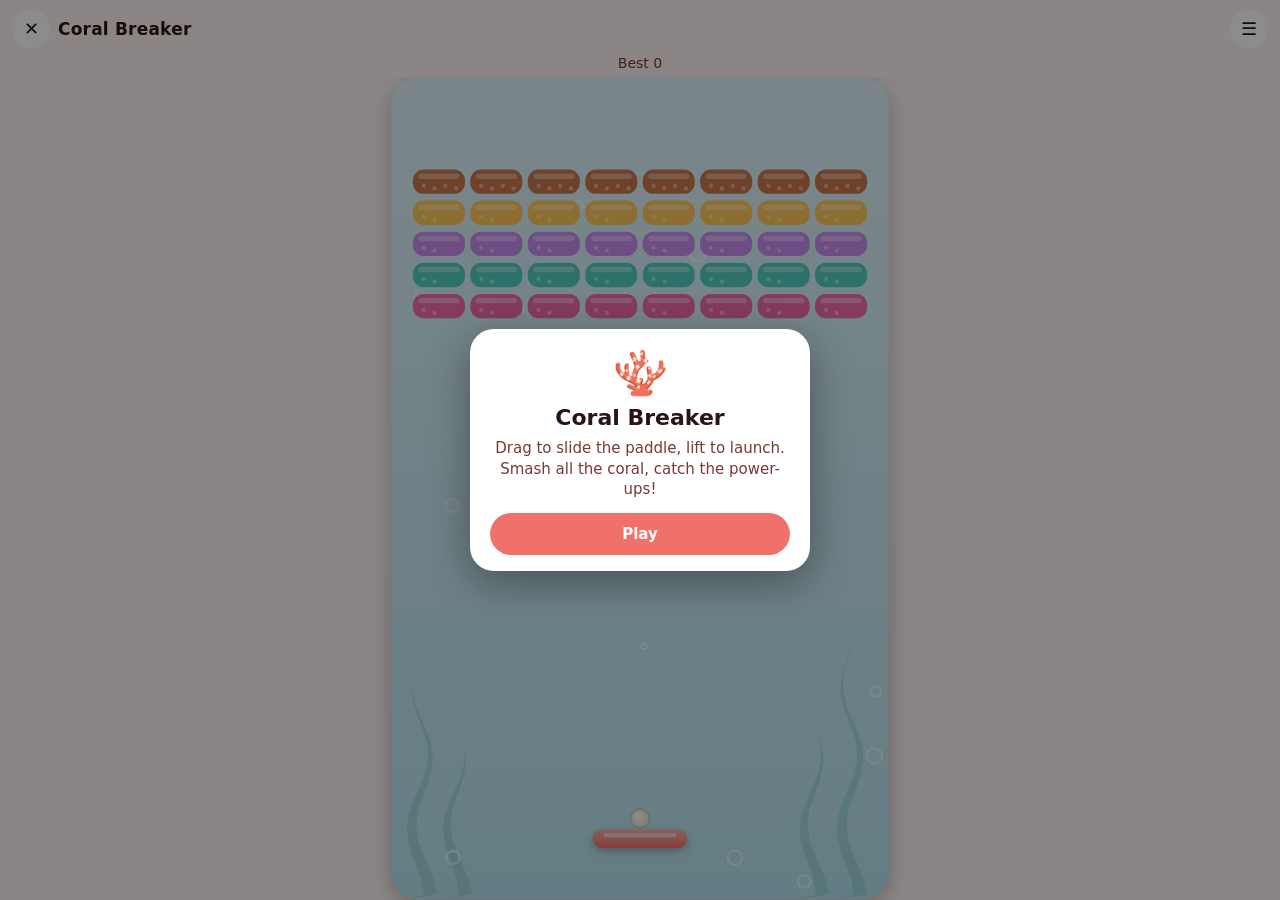
<file: waves/breaker/index.html>
<!doctype html><html lang="en"><head><meta charset="utf-8"><meta name="viewport" content="width=device-width,initial-scale=1,maximum-scale=1,user-scalable=no,viewport-fit=cover"><title>Coral Breaker</title><style>
*{box-sizing:border-box;-webkit-tap-highlight-color:transparent}
html,body{margin:0;height:100%;overflow:hidden;background:var(--bg);color:var(--fg);font:15px/1.35 system-ui,-apple-system,"Segoe UI",Roboto,sans-serif;user-select:none;-webkit-user-select:none;touch-action:none;overscroll-behavior:none}
:root{--bg:#06202a;--fg:#e8f7fb;--sub:#9cc3cf;--card:#0d3341;--line:#1d4c5c;--acc:#1494B8;--acc2:#6FD3E6;--on:#fff;--good:#3ddc97;--bad:#ff6b6b;--warn:#ffc857}
#k-app{position:fixed;inset:0;display:flex;flex-direction:column;padding:env(safe-area-inset-top) env(safe-area-inset-right) env(safe-area-inset-bottom) env(safe-area-inset-left)}
#k-bar{display:flex;align-items:center;gap:8px;padding:10px 12px 6px;flex:0 0 auto}
#k-bar .t{font-weight:700;font-size:17px;letter-spacing:.2px;flex:1;white-space:nowrap;overflow:hidden;text-overflow:ellipsis}
#k-bar .s{font-variant-numeric:tabular-nums;font-weight:700;background:var(--card);border-radius:999px;padding:4px 12px;min-width:44px;text-align:center}
#k-bar .s:empty{display:none}
.k-ib{width:38px;height:38px;border-radius:50%;border:0;background:var(--card);color:var(--fg);display:grid;place-items:center;font-size:18px;cursor:pointer;flex:0 0 auto}
.k-ib:active{transform:scale(.94)}
#k-status{text-align:center;color:var(--sub);font-size:14px;min-height:20px;padding:0 12px 4px;flex:0 0 auto}
#k-stage{position:relative;flex:1 1 auto;min-height:0}
#k-stage canvas{position:absolute;inset:0;width:100%;height:100%;display:block}
.k-ov{position:fixed;inset:0;display:grid;place-items:center;background:rgba(0,0,0,.45);z-index:50;padding:24px;animation:k-f .18s ease-out}
.k-card{background:var(--card);border-radius:24px;padding:22px 20px 16px;width:min(340px,100%);text-align:center;box-shadow:0 12px 40px rgba(0,0,0,.35)}
.k-card h2{margin:0 0 6px;font-size:22px}
.k-card p{margin:0 0 14px;color:var(--sub)}
.k-card .k-emb{font-size:44px;line-height:1;margin-bottom:8px}
.k-btn{display:block;width:100%;border:0;border-radius:999px;padding:12px 16px;margin:8px 0 0;font:600 15px system-ui,sans-serif;cursor:pointer;background:var(--line);color:var(--fg)}
.k-btn.p{background:var(--acc);color:var(--on)}
.k-btn:active{transform:scale(.98)}
.k-row{display:flex;gap:8px}.k-row .k-btn{flex:1}
.k-toast{position:fixed;left:50%;width:max-content;max-width:calc(100vw - 32px);text-align:center;bottom:calc(24px + env(safe-area-inset-bottom));transform:translateX(-50%);background:var(--card);color:var(--fg);padding:10px 16px;border-radius:999px;z-index:60;box-shadow:0 6px 20px rgba(0,0,0,.3);animation:k-f .2s ease-out;font-weight:600}
.k-seg{display:flex;background:var(--line);border-radius:999px;padding:3px;margin:8px 0 0}
.k-seg button{flex:1;border:0;background:none;color:var(--fg);padding:8px;border-radius:999px;font:600 14px system-ui,sans-serif}
.k-seg button.on{background:var(--acc);color:var(--on)}
.k-chip{display:inline-block;padding:3px 10px;border-radius:999px;background:var(--line);font-size:13px;font-weight:600}
@keyframes k-f{from{opacity:0}to{opacity:1}}
@media (prefers-reduced-motion:reduce){*{animation:none!important;transition:none!important}}
</style></head><body><script>
(function () {
'use strict';
const W = window.Wave || {
version: 1, host: 'dev', ready() {}, info: async () => ({ gameId: 'dev', player: { name: 'You', username: null }, match: null, theme: { dark: !matchMedia('(prefers-color-scheme: light)').matches, accent: '#1494B8' }, reduceMotion: false, locale: navigator.language, best: null }),
submitScore: async (n) => ({ best: n, isBest: true, rank: null }), saveState: async (d) => { try { localStorage.setItem('k-save', JSON.stringify(d)); } catch (e) {} return true; },
loadState: async () => { try { return JSON.parse(localStorage.getItem('k-save')); } catch (e) { return null; } }, haptic() {}, exit() { location.reload(); },
sendMove: async () => ({ seq: 0 }), onMove() {}, endMatch() {}, onPause() {}, onResume() {},
};
const $ = (tag, cls, html) => { const e = document.createElement(tag); if (cls) e.className = cls; if (html != null) e.innerHTML = html; return e; };
const hex = (h) => { h = h.replace('#', ''); return [0, 2, 4].map((i) => parseInt(h.substr(i, 2), 16)); };
const mix = (a, b, t) => { const x = hex(a), y = hex(b); return '#' + x.map((v, i) => Math.round(v + (y[i] - v) * t).toString(16).padStart(2, '0')).join(''); };
let ac = null, readySent = false, pauseCbs = [], resumeCbs = [], opts = {}, ovStack = [];
const K = {
W, $, mix, paused: false, muted: false, reduceMotion: false, info: null, online: null, colors: {},
/** Build the page chrome, apply the host theme, then call cb(info). opts: {title, accent, accent2, score:true, dark:{}, light:{}, onRestart, menuExtra:[{label,on}]} */
async boot(o, cb) {
opts = o || {};
try { K.muted = localStorage.getItem('k-mute') === '1'; } catch (e) {}
let info; try { info = await W.info(); } catch (e) { info = { theme: { dark: true }, player: { name: 'You' }, match: null }; }
K.info = info; K.reduceMotion = !!info.reduceMotion || matchMedia('(prefers-reduced-motion: reduce)').matches;
const dark = info.theme ? info.theme.dark !== false : true;
const acc = opts.accent || '#1494B8', acc2 = opts.accent2 || mix(acc, '#ffffff', 0.45);
const base = dark ? { bg: mix(acc, '#000000', 0.86), card: mix(acc, '#000000', 0.72), line: mix(acc, '#000000', 0.55), fg: '#eef8fb', sub: mix(acc, '#ffffff', 0.62) }
: { bg: mix(acc, '#ffffff', 0.92), card: '#ffffff', line: mix(acc, '#ffffff', 0.74), fg: mix(acc, '#000000', 0.82), sub: mix(acc, '#000000', 0.5) };
const c = Object.assign(base, dark ? opts.dark : opts.light, { acc, acc2, on: '#ffffff', good: dark ? '#3ddc97' : '#16a36a', bad: dark ? '#ff6b6b' : '#d93c3c', warn: '#f5b83d', dark });
K.colors = c;
const r = document.documentElement.style;
for (const k of ['bg', 'fg', 'sub', 'card', 'line', 'acc', 'acc2', 'on', 'good', 'bad', 'warn']) r.setProperty('--' + k, c[k]);
document.title = opts.title || 'Game';
const app = $('div'); app.id = 'k-app';
const bar = $('div'); bar.id = 'k-bar';
const back = $('button', 'k-ib', '&#x2715;'); back.setAttribute('aria-label', 'Close'); back.onclick = () => K.exit();
const t = $('div', 't'); t.textContent = opts.title || '';
const s = $('div', 's'); s.id = 'k-score';
const m = $('button', 'k-ib', '&#9776;'); m.setAttribute('aria-label', 'Menu'); m.onclick = () => K.pauseMenu();
bar.append(back, t, s, m);
const st = $('div'); st.id = 'k-status';
const stage = $('div'); stage.id = 'k-stage';
app.append(bar, st, stage); document.body.append(app);
K.stage = stage;
if (info.match) {
const m = info.match;
K.online = {
seat: m.you, players: m.players, id: m.id, over: m.status === 'over', winner: m.winner,
name: (seat) => (m.players[seat] && (m.players[seat].name || m.players[seat].username)) || (seat === m.you ? 'You' : 'Friend'),
onMove(cb) { W.onMove(cb); },
send(mv) { return W.sendMove(mv); },
end(winner, text) { K.online.over = true; W.endMatch({ winner, text }); },
};
}
W.onPause(() => { K.paused = true; pauseCbs.forEach((f) => f()); });
W.onResume(() => { K.paused = false; resumeCbs.forEach((f) => f()); });
document.addEventListener('visibilitychange', () => { if (document.hidden) { K.paused = true; pauseCbs.forEach((f) => f()); } });
cb && cb(info);
},
/** Boot options can't see functions declared inside the boot callback: games register them here (Kit.hooks = [fn…]) and the options call Kit.hook(i). */
hooks: [], hook(i) { const f = K.hooks[i]; if (f) f(); },
ready() { if (!readySent) { readySent = true; W.ready(); } },
onPause(f) { pauseCbs.push(f); }, onResume(f) { resumeCbs.push(f); },
title(t) { document.querySelector('#k-bar .t').textContent = t; },
status(t) { document.getElementById('k-status').textContent = t == null ? '' : t; },
score(n) { document.getElementById('k-score').textContent = n == null ? '' : String(n); },
submit(n) { return W.submitScore(n).catch(() => null); },
save(d) { return W.saveState(d).catch(() => false); },
load() { return W.loadState().catch(() => null); },
haptic(k) { try { W.haptic(k || 'tap'); } catch (e) {} },
exit() { if (opts.onExit && opts.onExit() === false) return; W.exit(); },
/** Canvas filling the stage; cv.w/h are CSS px. Calls onResize(w,h) on every size change. */
canvas(onResize) {
const cv = $('canvas'); K.stage.append(cv);
const ctx = cv.getContext('2d'); const o = { cv, ctx, w: 1, h: 1, dpr: 1 };
const fit = (cb) => {
const r = K.stage.getBoundingClientRect(); const d = Math.min(3, window.devicePixelRatio || 1);
o.w = Math.max(1, r.width); o.h = Math.max(1, r.height); o.dpr = d;
cv.width = Math.round(o.w * d); cv.height = Math.round(o.h * d); ctx.setTransform(d, 0, 0, d, 0, 0);
cb && onResize && onResize(o.w, o.h);
};
fit(false); new ResizeObserver(() => fit(true)).observe(K.stage);   // sizes now; onResize only from the observer (after your setup ran)
return o;
},
/** rAF loop: fn(dt seconds, capped 1/20). Skips frames while paused. Returns stop(). */
loop(fn) {
let last = 0, on = true;
const f = (t) => { if (!on) return; const dt = last ? Math.min(0.05, (t - last) / 1000) : 0; last = t; if (!K.paused) fn(dt, t); requestAnimationFrame(f); };
requestAnimationFrame(f); return () => { on = false; };
},
/** Pointer helper with stage-relative CSS px. h = {down(x,y,e), move(x,y,e), up(x,y,e)} */
pointer(el, h) {
let id = null;
const p = (e) => { const r = el.getBoundingClientRect(); return [e.clientX - r.left, e.clientY - r.top]; };
el.addEventListener('pointerdown', (e) => { if (id !== null) return; id = e.pointerId; try { el.setPointerCapture(id); } catch (x) {} K.unlockAudio(); h.down && h.down(...p(e), e); });
el.addEventListener('pointermove', (e) => { if (e.pointerId === id || (id === null && h.hover)) (id === null ? h.hover : h.move) && (id === null ? h.hover : h.move)(...p(e), e); });
const end = (e) => { if (e.pointerId !== id) return; id = null; h.up && h.up(...p(e), e); };
el.addEventListener('pointerup', end); el.addEventListener('pointercancel', end);
},
/** Overlay card. o = {emoji, title, text, html, buttons:[{label, primary, on, keep}], dismiss} → close() */
menu(o) {
const ov = $('div', 'k-ov'); const card = $('div', 'k-card');
if (o.emoji) card.append($('div', 'k-emb', o.emoji));
if (o.title) { const h = $('h2'); h.textContent = o.title; card.append(h); }
if (o.text) { const p = $('p'); p.textContent = o.text; card.append(p); }
if (o.html) card.append(typeof o.html === 'string' ? $('div', '', o.html) : o.html);
const close = () => { ov.remove(); ovStack = ovStack.filter((x) => x !== close); };
for (const b of o.buttons || []) {
const e = $('button', 'k-btn' + (b.primary ? ' p' : '')); e.textContent = b.label;
e.onclick = () => { K.sfx('tap'); if (!b.keep) close(); b.on && b.on(); }; card.append(e);
}
if (o.dismiss) ov.onclick = (e) => { if (e.target === ov) close(); };
ov.append(card); document.body.append(ov); ovStack.push(close); return close;
},
closeMenus() { ovStack.slice().forEach((f) => f()); },
pauseMenu() {
K.paused = true; pauseCbs.forEach((f) => f());
const resume = () => { K.paused = false; resumeCbs.forEach((f) => f()); };
K.menu({ title: 'Paused', buttons: [
{ label: 'Resume', primary: true, on: resume },
...(opts.onRestart && !K.online ? [{ label: 'Restart', on: () => { K.paused = false; opts.onRestart(); } }] : []),
...((opts.menuExtra || []).map((b) => ({ label: b.label, on: () => { K.paused = false; b.on(); } }))),
{ label: K.muted ? 'Sound: off' : 'Sound: on', on: () => { K.muted = !K.muted; try { localStorage.setItem('k-mute', K.muted ? '1' : '0'); } catch (e) {} resume(); } },
{ label: 'Exit game', on: () => K.exit() },
] });
},
toast(t, ms) { const e = $('div', 'k-toast'); e.textContent = t; document.body.append(e); setTimeout(() => e.remove(), ms || 1600); },
unlockAudio() { if (!ac) { try { ac = new (window.AudioContext || window.webkitAudioContext)(); } catch (e) {} } if (ac && ac.state === 'suspended') ac.resume(); },
/** Tiny synthesized sounds: tap pop good bad win lose bounce drop */
sfx(name) {
if (K.muted) return; K.unlockAudio(); if (!ac) return;
const S = { tap: [[660, 0.04, 'sine', 0.08]], pop: [[520, 0.05, 'triangle', 0.12], [880, 0.05, 'triangle', 0.08]], good: [[660, 0.07, 'sine', 0.12], [990, 0.09, 'sine', 0.1]],
bad: [[220, 0.12, 'sawtooth', 0.07], [160, 0.14, 'sawtooth', 0.06]], win: [[523, 0.1, 'triangle', 0.12], [659, 0.1, 'triangle', 0.12], [784, 0.1, 'triangle', 0.12], [1046, 0.2, 'triangle', 0.12]],
lose: [[392, 0.14, 'triangle', 0.1], [330, 0.14, 'triangle', 0.1], [262, 0.24, 'triangle', 0.1]], bounce: [[440, 0.03, 'square', 0.05]], drop: [[300, 0.06, 'sine', 0.14], [180, 0.08, 'sine', 0.1]] }[name] || [];
let t = ac.currentTime;
for (const [f, d, type, v] of S) {
const o = ac.createOscillator(), g = ac.createGain(); o.type = type; o.frequency.value = f;
g.gain.setValueAtTime(v, t); g.gain.exponentialRampToValueAtTime(0.0001, t + d); o.connect(g).connect(ac.destination); o.start(t); o.stop(t + d + 0.02); t += d * 0.9;
}
},
rand: (a, b) => a + Math.random() * (b - a),
ri: (a, b) => Math.floor(a + Math.random() * (b - a + 1)),
shuffle(a) { for (let i = a.length - 1; i > 0; i--) { const j = Math.floor(Math.random() * (i + 1)); [a[i], a[j]] = [a[j], a[i]]; } return a; },
rr(ctx, x, y, w, h, r) { r = Math.min(r, w / 2, h / 2); ctx.beginPath(); ctx.moveTo(x + r, y); ctx.arcTo(x + w, y, x + w, y + h, r); ctx.arcTo(x + w, y + h, x, y + h, r); ctx.arcTo(x, y + h, x, y, r); ctx.arcTo(x, y, x + w, y, r); ctx.closePath(); },
/** Standard mode picker for 2-player board games. modes: subset of ['cpu','local'] (online is automatic). */
pickMode(o, cb) {
if (K.online) { cb('online'); return; }
const b = [];
if (o.modes.includes('cpu')) b.push({ label: o.cpuLabel || 'Play the computer', primary: true, on: () => cb('cpu') });
if (o.modes.includes('local')) b.push({ label: 'Two players, this phone', primary: !o.modes.includes('cpu'), on: () => cb('local') });
if (o.online) b.push({ label: 'Challenge a friend online', on: () => K.menu({ emoji: '💬', title: 'Play a friend', text: 'Close the game, tap “Challenge a friend” on its page, then pick a chat. Moves arrive in that chat.', buttons: [{ label: 'OK', primary: true, on: () => K.pickMode(o, cb) }] }) });
K.menu({ emoji: o.emoji, title: o.title, text: o.text, buttons: b });
},
};
window.Kit = K;
})();
</script><script>
Kit.boot({ title: 'Coral Breaker', accent: '#F0716A', onRestart: () => Kit.hook(0)}, (info) => {
Kit.hooks = [() => start()];
const C = Kit.colors, D = C.dark, RM = Kit.reduceMotion;
const g = Kit.canvas(() => draw());
const W = 360, H = 600, COLS = 8, BW = 38.5, BH = 18, BX = 12, BY = 64, PY = 552;
const CORAL = ['#ff7a8a', '#ff9a62', '#ffc75a', '#c58cf0', '#4fcfc2', '#f06ba8', '#7fb8ff'];
const P = D ? { w0: '#0a1f3a', w1: '#06303f', bub: 'rgba(160,220,255,.10)', weed: 'rgba(60,160,120,.16)', rock: '#6d7a86' }
: { w0: '#dff4fb', w1: '#b5e3ef', bub: 'rgba(255,255,255,.55)', weed: 'rgba(40,150,110,.16)', rock: '#9aa6b1' };
const ov = () => document.querySelector('.k-ov');
let bricks = [], balls = [], pows = [], parts = [], bubbles = [], keys = {};
let px = W / 2, pw = 70, wide = 0, lives = 3, level = 1, score = 0, best = info.best || 0, state = 'menu', hold = 0, t = 0, speed = 300;
for (let i = 0; i < 14; i++) bubbles.push({ x: Math.random() * W, y: Math.random() * H, r: Kit.rand(2, 6), v: Kit.rand(10, 30) });
const geo = () => { const s = Math.min((g.w - 12) / W, (g.h - 12) / H); return { s, x: (g.w - W * s) / 2, y: (g.h - H * s) / 2 }; };
function layout(lv) {
const rows = Math.min(9, 4 + Math.floor((lv + 1) / 2)), m = [];
for (let r = 0; r < rows; r++) {
m.push([]);
for (let c = 0; c < COLS / 2; c++) {
let v = 1;
if (lv === 1) v = r === 0 ? 2 : 1;
else if (lv === 2) v = Math.abs(c - 3.5) + Math.abs(r - rows / 2) < 4.6 ? (r % 3 === 0 ? 2 : 1) : 0;
else if (lv === 3) v = (r + c) % 2 ? 1 : (r < 2 ? 2 : 0);
else { const q = Math.random(); v = q < 0.16 ? 0 : q < 0.16 + Math.min(0.4, lv * 0.05) ? 2 : q > 0.96 && r > 1 ? 9 : 1; }
m[r].push(v);
}
m[r] = m[r].concat(m[r].slice().reverse());
}
const out = [];
m.forEach((row, r) => row.forEach((hp, c) => { if (hp) out.push({ x: BX + c * (BW + 4), y: BY + r * (BH + 5), hp, max: hp, col: CORAL[(r + lv) % CORAL.length], hit: 0 }); }));
if (!out.some((b) => b.hp < 9)) return layout(lv);
return out;
}
function serve() { balls = [{ x: px, y: PY - 8, vx: 0, vy: 0, stuck: true }]; }
function start() {
Kit.paused = false; Kit.closeMenus(); level = 1; score = 0; lives = 3; state = 'play';
Kit.score(0); newLevel();
}
function newLevel() {
bricks = layout(level); pows = []; wide = 0; pw = 70; px = W / 2; speed = Math.min(430, 290 + level * 14);
serve(); hold = 0.6; hud();
}
function hud() { Kit.status(`Level ${level}  ·  ${'♥'.repeat(Math.max(0, lives))}`); }
function launch() {
for (const b of balls) if (b.stuck) { const a = Kit.rand(-0.35, 0.35); b.vx = Math.sin(a) * speed; b.vy = -Math.cos(a) * speed; b.stuck = false; Kit.sfx('tap'); }
}
function burst(x, y, col, n) {
if (RM) return;
for (let i = 0; i < n; i++) { const a = Math.random() * 6.283, s = Kit.rand(40, 160); parts.push({ x, y, vx: Math.cos(a) * s, vy: Math.sin(a) * s - 40, l: 0.6, col }); }
}
function hitBrick(k) {
if (k.hp >= 9) { Kit.sfx('bounce'); k.hit = 0.15; return; }
k.hp--; k.hit = 0.15; score += 10; Kit.score(score);
if (k.hp > 0) { Kit.sfx('bounce'); return; }
score += 10; Kit.score(score); Kit.sfx('pop'); burst(k.x + BW / 2, k.y + BH / 2, k.col, 10);
bricks.splice(bricks.indexOf(k), 1);
if (Math.random() < 0.13) pows.push({ x: k.x + BW / 2, y: k.y + BH / 2, type: Math.random() < 0.15 ? 'life' : Math.random() < 0.5 ? 'wide' : 'multi' });
if (!bricks.some((b) => b.hp < 9)) {
score += 100 * level; Kit.score(score); level++; Kit.sfx('win'); Kit.haptic('success'); Kit.toast(`Level ${level}`); newLevel();
}
}
function power(p) {
Kit.sfx('good'); Kit.haptic('light'); score += 25; Kit.score(score);
if (p.type === 'wide') wide = 12;
else if (p.type === 'life') { lives = Math.min(5, lives + 1); hud(); }
else {
const add = [];
for (const b of balls) {
if (b.stuck || balls.length + add.length >= 8) continue;
const sp = Math.hypot(b.vx, b.vy), a = Math.atan2(b.vx, -b.vy);
for (const d of [-0.4, 0.4]) add.push({ x: b.x, y: b.y, vx: Math.sin(a + d) * sp, vy: -Math.abs(Math.cos(a + d) * sp), stuck: false });
}
balls.push(...add);
}
}
function lose() {
lives--; hud(); Kit.sfx('bad'); Kit.haptic('error');
if (lives > 0) { pows = []; wide = 0; serve(); hold = 0.5; return; }
state = 'over'; const isBest = score > best; best = Math.max(best, score); Kit.submit(score); Kit.sfx('lose');
setTimeout(() => { if (state === 'over') menu(true, isBest); }, 700);
}
function stepBall(b, h) {
const r = 7;
b.x += b.vx * h; b.y += b.vy * h;
if (b.x < r) { b.x = r; b.vx = Math.abs(b.vx); Kit.sfx('bounce'); }
if (b.x > W - r) { b.x = W - r; b.vx = -Math.abs(b.vx); Kit.sfx('bounce'); }
if (b.y < r) { b.y = r; b.vy = Math.abs(b.vy); Kit.sfx('bounce'); }
if (b.vy > 0 && b.y + r >= PY && b.y - r <= PY + 14 && Math.abs(b.x - px) <= pw / 2 + r) {
const sp = Math.min(560, Math.hypot(b.vx, b.vy) + 5), a = Math.max(-1, Math.min(1, (b.x - px) / (pw / 2))) * 1.05;
b.y = PY - r; b.vx = Math.sin(a) * sp; b.vy = -Math.cos(a) * sp; Kit.sfx('bounce'); Kit.haptic('tap');
}
for (const k of bricks) {
const cx = Math.max(k.x, Math.min(b.x, k.x + BW)), cy = Math.max(k.y, Math.min(b.y, k.y + BH)), dx = b.x - cx, dy = b.y - cy;
if (dx * dx + dy * dy >= r * r) continue;
if (Math.abs(dx) > Math.abs(dy)) { b.vx = Math.sign(dx) * Math.abs(b.vx); b.x = cx + Math.sign(dx) * r; }
else { const s = dy === 0 ? -Math.sign(b.vy) || 1 : Math.sign(dy); b.vy = s * Math.abs(b.vy); b.y = cy + s * r; }
hitBrick(k); return;
}
}
function update(dt) {
const kx = (keys.ArrowRight || keys.d ? 1 : 0) - (keys.ArrowLeft || keys.a ? 1 : 0);
if (kx) px += kx * 520 * dt;
wide = Math.max(0, wide - dt); pw += ((wide > 0 ? 112 : 70) - pw) * Math.min(1, dt * 8);
px = Math.max(pw / 2, Math.min(W - pw / 2, px));
for (const b of balls) {
if (b.stuck) { b.x = px; b.y = PY - 8; continue; }
const n = Math.ceil(Math.hypot(b.vx, b.vy) * dt / 4);
for (let i = 0; i < n && state === 'play' && !b.dead && balls.includes(b); i++) stepBall(b, dt / n);
if (b.y > H + 20) b.dead = true;
}
if (state !== 'play') return;
balls = balls.filter((b) => !b.dead);
if (!balls.length) return lose();
for (const p of pows) {
p.y += 150 * dt;
if (p.y > PY - 8 && p.y < PY + 22 && Math.abs(p.x - px) < pw / 2 + 18) { p.got = true; power(p); }
}
pows = pows.filter((p) => !p.got && p.y < H + 20);
for (const k of bricks) k.hit = Math.max(0, k.hit - dt);
}
function menu(over, isBest) {
Kit.menu({
emoji: over ? (isBest ? '🏆' : '🪸') : '🪸', title: over ? (isBest ? 'New best!' : 'Game over') : 'Coral Breaker',
text: over ? `Score ${score} · Level ${level} · Best ${best}` : 'Drag to slide the paddle, lift to launch. Smash all the coral, catch the power-ups!',
buttons: [{ label: over ? 'Play again' : 'Play', primary: true, on: start }],
});
}
function draw() {
const { ctx } = g, { s, x: ox, y: oy } = geo();
ctx.clearRect(0, 0, g.w, g.h);
ctx.save(); ctx.translate(ox, oy); ctx.scale(s, s);
ctx.save(); ctx.shadowColor = 'rgba(0,0,0,.25)'; ctx.shadowBlur = 20; ctx.shadowOffsetY = 6;
const gr = ctx.createLinearGradient(0, 0, 0, H); gr.addColorStop(0, P.w0); gr.addColorStop(1, P.w1);
ctx.fillStyle = gr; Kit.rr(ctx, -4, -4, W + 8, H + 8, 20); ctx.fill(); ctx.restore();
ctx.save(); Kit.rr(ctx, -4, -4, W + 8, H + 8, 20); ctx.clip();
ctx.fillStyle = P.weed;
for (const [bx, hgt] of [[18, 160], [44, 110], [W - 24, 190], [W - 52, 120]]) {
ctx.beginPath(); ctx.moveTo(bx - 9, H + 4);
for (let y = 0; y <= hgt; y += 10) ctx.lineTo(bx + Math.sin(y * 0.06 + (RM ? 0 : t * 1.5)) * 7 - 5 * (1 - y / hgt), H - y);
for (let y = hgt; y >= 0; y -= 10) ctx.lineTo(bx + Math.sin(y * 0.06 + (RM ? 0 : t * 1.5)) * 7 + 5 * (1 - y / hgt), H - y);
ctx.fill();
}
ctx.strokeStyle = P.bub; ctx.lineWidth = 1.5;
for (const b of bubbles) { ctx.beginPath(); ctx.arc(b.x + Math.sin(b.y * 0.05) * 4, b.y, b.r, 0, 6.283); ctx.stroke(); }
for (const k of bricks) {
const j = k.hit > 0 && !RM ? 1.5 : 0;
if (k.hp >= 9) {
ctx.fillStyle = P.rock; Kit.rr(ctx, k.x, k.y + j, BW, BH, 7); ctx.fill();
ctx.fillStyle = 'rgba(0,0,0,.15)'; ctx.beginPath(); ctx.arc(k.x + 10, k.y + 7 + j, 3, 0, 6.283); ctx.arc(k.x + 26, k.y + 11 + j, 2.5, 0, 6.283); ctx.fill();
continue;
}
const col = k.hp > 1 ? Kit.mix(k.col, '#000000', 0.22) : k.col;
ctx.fillStyle = k.hit > 0 ? '#ffffff' : col; Kit.rr(ctx, k.x, k.y + j, BW, BH, 8); ctx.fill();
ctx.fillStyle = 'rgba(255,255,255,.35)'; Kit.rr(ctx, k.x + 4, k.y + 3 + j, BW - 8, 4, 2); ctx.fill();
ctx.fillStyle = 'rgba(255,255,255,.4)';
for (let i = 0; i < (k.hp > 1 ? 4 : 2); i++) { ctx.beginPath(); ctx.arc(k.x + 8 + i * 8, k.y + 12 + j + (i % 2) * 2, 1.6, 0, 6.283); ctx.fill(); }
if (k.max > 1 && k.hp === 1) { ctx.strokeStyle = 'rgba(0,0,0,.25)'; ctx.lineWidth = 1.2; ctx.beginPath(); ctx.moveTo(k.x + 14, k.y + j); ctx.lineTo(k.x + 19, k.y + 9 + j); ctx.lineTo(k.x + 15, k.y + BH + j); ctx.stroke(); }
}
for (const p of pows) {
const col = p.type === 'wide' ? '#4fcfc2' : p.type === 'multi' ? '#c58cf0' : '#ff7a8a';
ctx.fillStyle = col; Kit.rr(ctx, p.x - 22, p.y - 10, 44, 20, 10); ctx.fill();
ctx.fillStyle = '#fff'; ctx.font = '800 11px system-ui,sans-serif'; ctx.textAlign = 'center'; ctx.textBaseline = 'middle';
ctx.fillText(p.type === 'wide' ? 'WIDE' : p.type === 'multi' ? 'MULTI' : '♥ +1', p.x, p.y + 0.5);
}
const pg = ctx.createLinearGradient(0, PY, 0, PY + 14); pg.addColorStop(0, C.acc2); pg.addColorStop(1, C.acc);
ctx.save(); ctx.shadowColor = 'rgba(0,0,0,.25)'; ctx.shadowBlur = 8; ctx.shadowOffsetY = 3;
ctx.fillStyle = pg; Kit.rr(ctx, px - pw / 2, PY, pw, 14, 7); ctx.fill(); ctx.restore();
ctx.fillStyle = 'rgba(255,255,255,.5)'; Kit.rr(ctx, px - pw / 2 + 8, PY + 3, pw - 16, 3, 1.5); ctx.fill();
for (const b of balls) {
const bg = ctx.createRadialGradient(b.x - 2, b.y - 2, 1, b.x, b.y, 7); bg.addColorStop(0, '#ffffff'); bg.addColorStop(1, D ? '#cfe3ef' : '#e9dcc9');
ctx.fillStyle = bg; ctx.beginPath(); ctx.arc(b.x, b.y, 7, 0, 6.283); ctx.fill();
ctx.strokeStyle = 'rgba(0,0,0,.12)'; ctx.lineWidth = 1; ctx.stroke();
}
for (const p of parts) { ctx.globalAlpha = Math.max(0, p.l / 0.6); ctx.fillStyle = p.col; ctx.fillRect(p.x - 2, p.y - 2, 4, 4); }
ctx.globalAlpha = 1;
if (state === 'play' && balls.some((b) => b.stuck) && hold <= 0) {
ctx.fillStyle = D ? 'rgba(255,255,255,.7)' : 'rgba(0,40,60,.55)'; ctx.font = '600 15px system-ui,sans-serif'; ctx.textAlign = 'center';
ctx.fillText('Lift your finger to launch', W / 2, PY - 40);
}
if (state === 'play' && hold > 0) { ctx.fillStyle = C.fg; ctx.font = '700 24px system-ui,sans-serif'; ctx.textAlign = 'center'; ctx.textBaseline = 'middle'; ctx.fillText(`Level ${level}`, W / 2, H * 0.62); }
ctx.restore(); ctx.restore();
}
const toWorld = (x) => { const { s, x: ox } = geo(); return (x - ox) / s; };
Kit.pointer(g.cv, {
down(x) { if (state === 'play') px = toWorld(x); },
move(x) { if (state === 'play') px = toWorld(x); },
up() { if (state === 'play' && hold <= 0) launch(); },
});
addEventListener('keydown', (e) => {
if (ov()) return;
keys[e.key] = true;
if ((e.key === ' ' || e.key === 'ArrowUp') && state === 'play' && hold <= 0) { launch(); e.preventDefault(); }
if (e.key === 'Escape' && state === 'play') Kit.pauseMenu();
});
addEventListener('keyup', (e) => { keys[e.key] = false; });
Kit.onPause(() => { keys = {}; setTimeout(() => { if (Kit.paused && state === 'play' && !ov()) Kit.pauseMenu(); }, 0); });
Kit.onResume(() => { if (ov()) Kit.paused = true; else hold = 0.8; });
Kit.loop((dt) => {
t += dt;
if (state === 'play') { if (hold > 0) hold -= dt; else update(dt); }
if (!RM) for (const b of bubbles) { b.y -= b.v * dt; if (b.y < -10) { b.y = H + 10; b.x = Math.random() * W; } }
for (const p of parts) { p.x += p.vx * dt; p.y += p.vy * dt; p.vy += 300 * dt; p.l -= dt; }
if (parts.length) parts = parts.filter((p) => p.l > 0);
draw();
});
bricks = layout(1); serve(); draw(); Kit.ready(); Kit.status(`Best ${best}`);
menu(false);
});
</script></body></html>
</file>
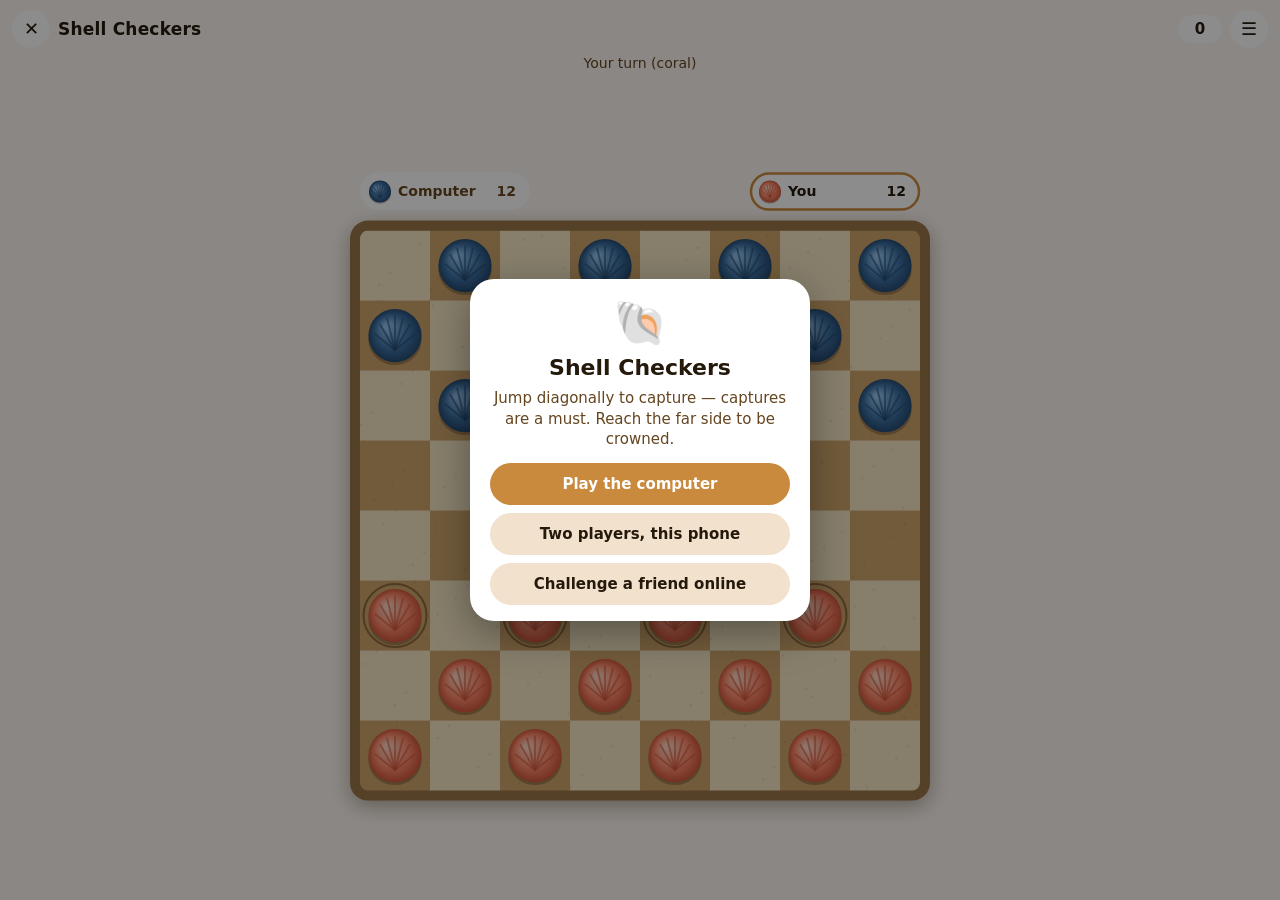
<file: waves/checkers/index.html>
<!doctype html><html lang="en"><head><meta charset="utf-8"><meta name="viewport" content="width=device-width,initial-scale=1,maximum-scale=1,user-scalable=no,viewport-fit=cover"><title>Shell Checkers</title><style>
*{box-sizing:border-box;-webkit-tap-highlight-color:transparent}
html,body{margin:0;height:100%;overflow:hidden;background:var(--bg);color:var(--fg);font:15px/1.35 system-ui,-apple-system,"Segoe UI",Roboto,sans-serif;user-select:none;-webkit-user-select:none;touch-action:none;overscroll-behavior:none}
:root{--bg:#06202a;--fg:#e8f7fb;--sub:#9cc3cf;--card:#0d3341;--line:#1d4c5c;--acc:#1494B8;--acc2:#6FD3E6;--on:#fff;--good:#3ddc97;--bad:#ff6b6b;--warn:#ffc857}
#k-app{position:fixed;inset:0;display:flex;flex-direction:column;padding:env(safe-area-inset-top) env(safe-area-inset-right) env(safe-area-inset-bottom) env(safe-area-inset-left)}
#k-bar{display:flex;align-items:center;gap:8px;padding:10px 12px 6px;flex:0 0 auto}
#k-bar .t{font-weight:700;font-size:17px;letter-spacing:.2px;flex:1;white-space:nowrap;overflow:hidden;text-overflow:ellipsis}
#k-bar .s{font-variant-numeric:tabular-nums;font-weight:700;background:var(--card);border-radius:999px;padding:4px 12px;min-width:44px;text-align:center}
#k-bar .s:empty{display:none}
.k-ib{width:38px;height:38px;border-radius:50%;border:0;background:var(--card);color:var(--fg);display:grid;place-items:center;font-size:18px;cursor:pointer;flex:0 0 auto}
.k-ib:active{transform:scale(.94)}
#k-status{text-align:center;color:var(--sub);font-size:14px;min-height:20px;padding:0 12px 4px;flex:0 0 auto}
#k-stage{position:relative;flex:1 1 auto;min-height:0}
#k-stage canvas{position:absolute;inset:0;width:100%;height:100%;display:block}
.k-ov{position:fixed;inset:0;display:grid;place-items:center;background:rgba(0,0,0,.45);z-index:50;padding:24px;animation:k-f .18s ease-out}
.k-card{background:var(--card);border-radius:24px;padding:22px 20px 16px;width:min(340px,100%);text-align:center;box-shadow:0 12px 40px rgba(0,0,0,.35)}
.k-card h2{margin:0 0 6px;font-size:22px}
.k-card p{margin:0 0 14px;color:var(--sub)}
.k-card .k-emb{font-size:44px;line-height:1;margin-bottom:8px}
.k-btn{display:block;width:100%;border:0;border-radius:999px;padding:12px 16px;margin:8px 0 0;font:600 15px system-ui,sans-serif;cursor:pointer;background:var(--line);color:var(--fg)}
.k-btn.p{background:var(--acc);color:var(--on)}
.k-btn:active{transform:scale(.98)}
.k-row{display:flex;gap:8px}.k-row .k-btn{flex:1}
.k-toast{position:fixed;left:50%;width:max-content;max-width:calc(100vw - 32px);text-align:center;bottom:calc(24px + env(safe-area-inset-bottom));transform:translateX(-50%);background:var(--card);color:var(--fg);padding:10px 16px;border-radius:999px;z-index:60;box-shadow:0 6px 20px rgba(0,0,0,.3);animation:k-f .2s ease-out;font-weight:600}
.k-seg{display:flex;background:var(--line);border-radius:999px;padding:3px;margin:8px 0 0}
.k-seg button{flex:1;border:0;background:none;color:var(--fg);padding:8px;border-radius:999px;font:600 14px system-ui,sans-serif}
.k-seg button.on{background:var(--acc);color:var(--on)}
.k-chip{display:inline-block;padding:3px 10px;border-radius:999px;background:var(--line);font-size:13px;font-weight:600}
@keyframes k-f{from{opacity:0}to{opacity:1}}
@media (prefers-reduced-motion:reduce){*{animation:none!important;transition:none!important}}
</style></head><body><script>
(function () {
'use strict';
const W = window.Wave || {
version: 1, host: 'dev', ready() {}, info: async () => ({ gameId: 'dev', player: { name: 'You', username: null }, match: null, theme: { dark: !matchMedia('(prefers-color-scheme: light)').matches, accent: '#1494B8' }, reduceMotion: false, locale: navigator.language, best: null }),
submitScore: async (n) => ({ best: n, isBest: true, rank: null }), saveState: async (d) => { try { localStorage.setItem('k-save', JSON.stringify(d)); } catch (e) {} return true; },
loadState: async () => { try { return JSON.parse(localStorage.getItem('k-save')); } catch (e) { return null; } }, haptic() {}, exit() { location.reload(); },
sendMove: async () => ({ seq: 0 }), onMove() {}, endMatch() {}, onPause() {}, onResume() {},
};
const $ = (tag, cls, html) => { const e = document.createElement(tag); if (cls) e.className = cls; if (html != null) e.innerHTML = html; return e; };
const hex = (h) => { h = h.replace('#', ''); return [0, 2, 4].map((i) => parseInt(h.substr(i, 2), 16)); };
const mix = (a, b, t) => { const x = hex(a), y = hex(b); return '#' + x.map((v, i) => Math.round(v + (y[i] - v) * t).toString(16).padStart(2, '0')).join(''); };
let ac = null, readySent = false, pauseCbs = [], resumeCbs = [], opts = {}, ovStack = [];
const K = {
W, $, mix, paused: false, muted: false, reduceMotion: false, info: null, online: null, colors: {},
/** Build the page chrome, apply the host theme, then call cb(info). opts: {title, accent, accent2, score:true, dark:{}, light:{}, onRestart, menuExtra:[{label,on}]} */
async boot(o, cb) {
opts = o || {};
try { K.muted = localStorage.getItem('k-mute') === '1'; } catch (e) {}
let info; try { info = await W.info(); } catch (e) { info = { theme: { dark: true }, player: { name: 'You' }, match: null }; }
K.info = info; K.reduceMotion = !!info.reduceMotion || matchMedia('(prefers-reduced-motion: reduce)').matches;
const dark = info.theme ? info.theme.dark !== false : true;
const acc = opts.accent || '#1494B8', acc2 = opts.accent2 || mix(acc, '#ffffff', 0.45);
const base = dark ? { bg: mix(acc, '#000000', 0.86), card: mix(acc, '#000000', 0.72), line: mix(acc, '#000000', 0.55), fg: '#eef8fb', sub: mix(acc, '#ffffff', 0.62) }
: { bg: mix(acc, '#ffffff', 0.92), card: '#ffffff', line: mix(acc, '#ffffff', 0.74), fg: mix(acc, '#000000', 0.82), sub: mix(acc, '#000000', 0.5) };
const c = Object.assign(base, dark ? opts.dark : opts.light, { acc, acc2, on: '#ffffff', good: dark ? '#3ddc97' : '#16a36a', bad: dark ? '#ff6b6b' : '#d93c3c', warn: '#f5b83d', dark });
K.colors = c;
const r = document.documentElement.style;
for (const k of ['bg', 'fg', 'sub', 'card', 'line', 'acc', 'acc2', 'on', 'good', 'bad', 'warn']) r.setProperty('--' + k, c[k]);
document.title = opts.title || 'Game';
const app = $('div'); app.id = 'k-app';
const bar = $('div'); bar.id = 'k-bar';
const back = $('button', 'k-ib', '&#x2715;'); back.setAttribute('aria-label', 'Close'); back.onclick = () => K.exit();
const t = $('div', 't'); t.textContent = opts.title || '';
const s = $('div', 's'); s.id = 'k-score';
const m = $('button', 'k-ib', '&#9776;'); m.setAttribute('aria-label', 'Menu'); m.onclick = () => K.pauseMenu();
bar.append(back, t, s, m);
const st = $('div'); st.id = 'k-status';
const stage = $('div'); stage.id = 'k-stage';
app.append(bar, st, stage); document.body.append(app);
K.stage = stage;
if (info.match) {
const m = info.match;
K.online = {
seat: m.you, players: m.players, id: m.id, over: m.status === 'over', winner: m.winner,
name: (seat) => (m.players[seat] && (m.players[seat].name || m.players[seat].username)) || (seat === m.you ? 'You' : 'Friend'),
onMove(cb) { W.onMove(cb); },
send(mv) { return W.sendMove(mv); },
end(winner, text) { K.online.over = true; W.endMatch({ winner, text }); },
};
}
W.onPause(() => { K.paused = true; pauseCbs.forEach((f) => f()); });
W.onResume(() => { K.paused = false; resumeCbs.forEach((f) => f()); });
document.addEventListener('visibilitychange', () => { if (document.hidden) { K.paused = true; pauseCbs.forEach((f) => f()); } });
cb && cb(info);
},
/** Boot options can't see functions declared inside the boot callback: games register them here (Kit.hooks = [fn…]) and the options call Kit.hook(i). */
hooks: [], hook(i) { const f = K.hooks[i]; if (f) f(); },
ready() { if (!readySent) { readySent = true; W.ready(); } },
onPause(f) { pauseCbs.push(f); }, onResume(f) { resumeCbs.push(f); },
title(t) { document.querySelector('#k-bar .t').textContent = t; },
status(t) { document.getElementById('k-status').textContent = t == null ? '' : t; },
score(n) { document.getElementById('k-score').textContent = n == null ? '' : String(n); },
submit(n) { return W.submitScore(n).catch(() => null); },
save(d) { return W.saveState(d).catch(() => false); },
load() { return W.loadState().catch(() => null); },
haptic(k) { try { W.haptic(k || 'tap'); } catch (e) {} },
exit() { if (opts.onExit && opts.onExit() === false) return; W.exit(); },
/** Canvas filling the stage; cv.w/h are CSS px. Calls onResize(w,h) on every size change. */
canvas(onResize) {
const cv = $('canvas'); K.stage.append(cv);
const ctx = cv.getContext('2d'); const o = { cv, ctx, w: 1, h: 1, dpr: 1 };
const fit = (cb) => {
const r = K.stage.getBoundingClientRect(); const d = Math.min(3, window.devicePixelRatio || 1);
o.w = Math.max(1, r.width); o.h = Math.max(1, r.height); o.dpr = d;
cv.width = Math.round(o.w * d); cv.height = Math.round(o.h * d); ctx.setTransform(d, 0, 0, d, 0, 0);
cb && onResize && onResize(o.w, o.h);
};
fit(false); new ResizeObserver(() => fit(true)).observe(K.stage);   // sizes now; onResize only from the observer (after your setup ran)
return o;
},
/** rAF loop: fn(dt seconds, capped 1/20). Skips frames while paused. Returns stop(). */
loop(fn) {
let last = 0, on = true;
const f = (t) => { if (!on) return; const dt = last ? Math.min(0.05, (t - last) / 1000) : 0; last = t; if (!K.paused) fn(dt, t); requestAnimationFrame(f); };
requestAnimationFrame(f); return () => { on = false; };
},
/** Pointer helper with stage-relative CSS px. h = {down(x,y,e), move(x,y,e), up(x,y,e)} */
pointer(el, h) {
let id = null;
const p = (e) => { const r = el.getBoundingClientRect(); return [e.clientX - r.left, e.clientY - r.top]; };
el.addEventListener('pointerdown', (e) => { if (id !== null) return; id = e.pointerId; try { el.setPointerCapture(id); } catch (x) {} K.unlockAudio(); h.down && h.down(...p(e), e); });
el.addEventListener('pointermove', (e) => { if (e.pointerId === id || (id === null && h.hover)) (id === null ? h.hover : h.move) && (id === null ? h.hover : h.move)(...p(e), e); });
const end = (e) => { if (e.pointerId !== id) return; id = null; h.up && h.up(...p(e), e); };
el.addEventListener('pointerup', end); el.addEventListener('pointercancel', end);
},
/** Overlay card. o = {emoji, title, text, html, buttons:[{label, primary, on, keep}], dismiss} → close() */
menu(o) {
const ov = $('div', 'k-ov'); const card = $('div', 'k-card');
if (o.emoji) card.append($('div', 'k-emb', o.emoji));
if (o.title) { const h = $('h2'); h.textContent = o.title; card.append(h); }
if (o.text) { const p = $('p'); p.textContent = o.text; card.append(p); }
if (o.html) card.append(typeof o.html === 'string' ? $('div', '', o.html) : o.html);
const close = () => { ov.remove(); ovStack = ovStack.filter((x) => x !== close); };
for (const b of o.buttons || []) {
const e = $('button', 'k-btn' + (b.primary ? ' p' : '')); e.textContent = b.label;
e.onclick = () => { K.sfx('tap'); if (!b.keep) close(); b.on && b.on(); }; card.append(e);
}
if (o.dismiss) ov.onclick = (e) => { if (e.target === ov) close(); };
ov.append(card); document.body.append(ov); ovStack.push(close); return close;
},
closeMenus() { ovStack.slice().forEach((f) => f()); },
pauseMenu() {
K.paused = true; pauseCbs.forEach((f) => f());
const resume = () => { K.paused = false; resumeCbs.forEach((f) => f()); };
K.menu({ title: 'Paused', buttons: [
{ label: 'Resume', primary: true, on: resume },
...(opts.onRestart && !K.online ? [{ label: 'Restart', on: () => { K.paused = false; opts.onRestart(); } }] : []),
...((opts.menuExtra || []).map((b) => ({ label: b.label, on: () => { K.paused = false; b.on(); } }))),
{ label: K.muted ? 'Sound: off' : 'Sound: on', on: () => { K.muted = !K.muted; try { localStorage.setItem('k-mute', K.muted ? '1' : '0'); } catch (e) {} resume(); } },
{ label: 'Exit game', on: () => K.exit() },
] });
},
toast(t, ms) { const e = $('div', 'k-toast'); e.textContent = t; document.body.append(e); setTimeout(() => e.remove(), ms || 1600); },
unlockAudio() { if (!ac) { try { ac = new (window.AudioContext || window.webkitAudioContext)(); } catch (e) {} } if (ac && ac.state === 'suspended') ac.resume(); },
/** Tiny synthesized sounds: tap pop good bad win lose bounce drop */
sfx(name) {
if (K.muted) return; K.unlockAudio(); if (!ac) return;
const S = { tap: [[660, 0.04, 'sine', 0.08]], pop: [[520, 0.05, 'triangle', 0.12], [880, 0.05, 'triangle', 0.08]], good: [[660, 0.07, 'sine', 0.12], [990, 0.09, 'sine', 0.1]],
bad: [[220, 0.12, 'sawtooth', 0.07], [160, 0.14, 'sawtooth', 0.06]], win: [[523, 0.1, 'triangle', 0.12], [659, 0.1, 'triangle', 0.12], [784, 0.1, 'triangle', 0.12], [1046, 0.2, 'triangle', 0.12]],
lose: [[392, 0.14, 'triangle', 0.1], [330, 0.14, 'triangle', 0.1], [262, 0.24, 'triangle', 0.1]], bounce: [[440, 0.03, 'square', 0.05]], drop: [[300, 0.06, 'sine', 0.14], [180, 0.08, 'sine', 0.1]] }[name] || [];
let t = ac.currentTime;
for (const [f, d, type, v] of S) {
const o = ac.createOscillator(), g = ac.createGain(); o.type = type; o.frequency.value = f;
g.gain.setValueAtTime(v, t); g.gain.exponentialRampToValueAtTime(0.0001, t + d); o.connect(g).connect(ac.destination); o.start(t); o.stop(t + d + 0.02); t += d * 0.9;
}
},
rand: (a, b) => a + Math.random() * (b - a),
ri: (a, b) => Math.floor(a + Math.random() * (b - a + 1)),
shuffle(a) { for (let i = a.length - 1; i > 0; i--) { const j = Math.floor(Math.random() * (i + 1)); [a[i], a[j]] = [a[j], a[i]]; } return a; },
rr(ctx, x, y, w, h, r) { r = Math.min(r, w / 2, h / 2); ctx.beginPath(); ctx.moveTo(x + r, y); ctx.arcTo(x + w, y, x + w, y + h, r); ctx.arcTo(x + w, y + h, x, y + h, r); ctx.arcTo(x, y + h, x, y, r); ctx.arcTo(x, y, x + w, y, r); ctx.closePath(); },
/** Standard mode picker for 2-player board games. modes: subset of ['cpu','local'] (online is automatic). */
pickMode(o, cb) {
if (K.online) { cb('online'); return; }
const b = [];
if (o.modes.includes('cpu')) b.push({ label: o.cpuLabel || 'Play the computer', primary: true, on: () => cb('cpu') });
if (o.modes.includes('local')) b.push({ label: 'Two players, this phone', primary: !o.modes.includes('cpu'), on: () => cb('local') });
if (o.online) b.push({ label: 'Challenge a friend online', on: () => K.menu({ emoji: '💬', title: 'Play a friend', text: 'Close the game, tap “Challenge a friend” on its page, then pick a chat. Moves arrive in that chat.', buttons: [{ label: 'OK', primary: true, on: () => K.pickMode(o, cb) }] }) });
K.menu({ emoji: o.emoji, title: o.title, text: o.text, buttons: b });
},
};
window.Kit = K;
})();
</script><script>
Kit.boot({ title: 'Shell Checkers', accent: '#C98A3E', onRestart: () => Kit.hook(0)}, () => {
Kit.hooks = [() => start(mode)];
const C = Kit.colors, mix = Kit.mix;
const own = (v) => (v - 1) & 1, DRAWN = 80;
const DIRS = [null, [[-1, -1], [-1, 1]], [[1, -1], [1, 1]], [[-1, -1], [-1, 1], [1, -1], [1, 1]], [[-1, -1], [-1, 1], [1, -1], [1, 1]]];
let bd, turn, mode, over, result, wins = 0, quiet, legalNow = [], path = [], lastPath = null, anim = null, hist = [], pending = null, cpuTimer = 0, downCell = -1, cursor = 44, cursorShown = false;
const g = Kit.canvas(draw);
function jumps(b, p, v, caps, out) {
const at = p[p.length - 1], r = at >> 3, c = at & 7; let more = false;
for (const [dr, dc] of DIRS[v]) {
const r2 = r + 2 * dr, c2 = c + 2 * dc;
if (r2 < 0 || r2 > 7 || c2 < 0 || c2 > 7) continue;
const m = (r + dr) * 8 + c + dc, t = r2 * 8 + c2, mv = b[m];
if (!mv || own(mv) === own(v) || caps.includes(m) || b[t]) continue;
more = true; p.push(t); caps.push(m);
if (v <= 2 && r2 === (own(v) ? 7 : 0)) out.push(p.slice()); else jumps(b, p, v, caps, out);
p.pop(); caps.pop();
}
if (!more && p.length > 1) out.push(p.slice());
}
function gen(b, side) {
const caps = [], steps = [];
for (let i = 0; i < 64; i++) {
const v = b[i]; if (!v || own(v) !== side) continue;
b[i] = 0; jumps(b, [i], v, [], caps); b[i] = v;
if (caps.length) continue;
const r = i >> 3, c = i & 7;
for (const [dr, dc] of DIRS[v]) { const r1 = r + dr, c1 = c + dc; if (r1 >= 0 && r1 < 8 && c1 >= 0 && c1 < 8 && !b[r1 * 8 + c1]) steps.push([i, r1 * 8 + c1]); }
}
return caps.length ? caps : steps;
}
/** Applies a path to board b; returns {caps:[[index,value]], crowned} for undo/animation. */
function apply(b, p) {
const v = b[p[0]], caps = []; b[p[0]] = 0;
for (let k = 1; k < p.length; k++) if (Math.abs((p[k] >> 3) - (p[k - 1] >> 3)) === 2) { const m = (p[k] + p[k - 1]) >> 1; caps.push([m, b[m]]); b[m] = 0; }
const end = p[p.length - 1], row = end >> 3; let nv = v;
if (v <= 2 && row === (own(v) ? 7 : 0)) nv = v + 2;
b[end] = nv; return { v, caps, crowned: nv !== v };
}
function undo(b, p, u) { b[p[p.length - 1]] = 0; for (const [m, x] of u.caps) b[m] = x; b[p[0]] = u.v; }
const same = (a, b2) => a.length === b2.length && a.every((x, i) => x === b2[i]);
const legal = (mv) => mv && Array.isArray(mv.path) && mv.path.length >= 2 && mv.path.length <= 13 && !over && legalNow.some((m) => same(m, mv.path));
function evalFor(b, side) {
let s = 0;
for (let i = 0; i < 64; i++) {
const v = b[i]; if (!v) continue;
const r = i >> 3, c = i & 7, o = own(v);
let x = v > 2 ? 170 : 100 + (o ? r : 7 - r) * 5 + ((r === (o ? 0 : 7)) ? 8 : 0);
if (c >= 2 && c <= 5 && r >= 2 && r <= 5) x += 6;
s += o === side ? x : -x;
}
return s;
}
let deadline = 0, nodes = 0;
function ab(b, side, depth, a, beta) {
if ((++nodes & 1023) === 0 && Date.now() > deadline) throw 0;
const ms = gen(b, side);
if (!ms.length) return -100000 - depth;
if (depth <= 0 && ms[0].length === 2 && Math.abs((ms[0][1] >> 3) - (ms[0][0] >> 3)) === 1) return evalFor(b, side);
if (depth <= -4) return evalFor(b, side);
let best = -1e9;
for (const m of ms) {
const u = apply(b, m); const v = -ab(b, 1 - side, depth - 1, -beta, -a); undo(b, m, u);
if (v > best) best = v;
if (v > a) a = v;
if (a >= beta) break;
}
return best;
}
function cpu() {
cpuTimer = 0;
if (over || mode !== 'cpu' || turn !== 1) return;
const ms = Kit.shuffle(legalNow.slice()); let pick = ms[0];
if (ms.length > 1) {
const b = bd.slice(); deadline = Date.now() + 450; nodes = 0;
try {
for (let d = 1; d <= 9; d++) {
let best = -1e12, bm = pick;
for (const m of ms) { const u = apply(b, m); const v = -ab(b, 0, d - 1, -1e9, 1e9) + Math.random() * 4; undo(b, m, u); if (v > best) { best = v; bm = m; } }
pick = bm; ms.splice(ms.indexOf(bm), 1); ms.unshift(bm);
}
} catch (e) { if (e !== 0) throw e; }
}
play(pick, false, 0);
}
function reset() {
bd = Array(64).fill(0);
for (let i = 0; i < 64; i++) if (((i >> 3) + (i & 7)) & 1) { if (i < 24) bd[i] = 2; else if (i >= 40) bd[i] = 1; }
turn = 0; over = false; result = null; quiet = 0; path = []; lastPath = null; anim = null; legalNow = gen(bd, 0);
}
function play(p, silent, fromSeg) {
const u = apply(bd, p);
lastPath = p.slice(); path = [];
quiet = u.caps.length || u.crowned ? 0 : quiet + 1;
turn = 1 - turn; legalNow = gen(bd, turn);
if (!legalNow.length) { over = true; result = { p: 1 - turn }; }
else if (quiet >= DRAWN) { over = true; result = { p: null }; }
anim = silent || Kit.reduceMotion ? null : { p, v: u.crowned ? u.v : bd[p[p.length - 1]], caps: u.caps, seg: fromSeg, t: 0, crowned: u.crowned };
if (!silent) { Kit.sfx(u.caps.length ? 'pop' : 'tap'); Kit.haptic(u.caps.length ? 'medium' : 'light'); }
if (!anim) landed(silent);
}
function landed(silent) {
if (over) return finish(silent);
setStatus();
if (mode === 'cpu' && turn === 1 && !cpuTimer) cpuTimer = setTimeout(cpu, 300);
}
const name = (p) => mode === 'online' ? (p === Kit.online.seat ? 'You' : Kit.online.name(p)) : mode === 'cpu' ? (p === 0 ? 'You' : 'Computer') : (p === 0 ? 'Coral' : 'Blue');
function setStatus() {
if (over) return;
const must = legalNow.length && legalNow[0].length > 2 || (legalNow[0] && Math.abs((legalNow[0][1] >> 3) - (legalNow[0][0] >> 3)) === 2);
const tail = must ? ' — capture!' : '';
if (mode === 'online') Kit.status(pending ? 'Sending…' : turn === Kit.online.seat ? 'Your turn' + tail : `Waiting for ${name(turn)}…`);
else if (mode === 'cpu') Kit.status(turn === 0 ? 'Your turn (coral)' + tail : 'Computer is thinking…');
else Kit.status(`${name(turn)} to move` + tail);
}
function finish(silent) {
const w = result; let title, emoji;
if (w.p === null) { title = 'Draw — the tide turns'; emoji = '🌊'; }
else { const n = name(w.p); title = n === 'You' ? 'You win!' : `${n} wins!`; emoji = w.p === 0 ? '🐚' : '🦪'; }
Kit.status(title);
if (mode === 'cpu') {
if (w.p === 0) { wins++; Kit.submit(wins); Kit.sfx('win'); Kit.haptic('success'); }
else if (w.p === 1) { wins = 0; Kit.sfx('lose'); Kit.haptic('error'); }
Kit.score(wins); Kit.save({ wins });
} else if (!silent) Kit.sfx('win');
if (mode === 'online') { maybeEnd(); setTimeout(() => { if (over) Kit.menu({ emoji, title, buttons: [{ label: 'Back to chat', primary: true, on: () => Kit.exit() }, { label: 'Look at the board' }] }); }, 900); }
else setTimeout(() => Kit.menu({ emoji, title, text: mode === 'cpu' ? `Win streak: ${wins}` : '', buttons: [{ label: 'Play again', primary: true, on: () => start(mode) }, { label: 'Change mode', on: choose }] }), 900);
}
function maybeEnd() {
if (mode !== 'online' || !over || pending || Kit.online.over) return;
const w = result.p; Kit.online.end(w, w === null ? 'Draw' : `${Kit.online.name(w)} wins`);
}
function rebuild() { Kit.closeMenus(); reset(); for (const m of hist) play(m.path, true, 0); setStatus(); }
function onNet(mv, meta) {
if (pending) {
if (!meta.mine && meta.seat === turn && legal(mv)) { hist.push(pending); pending = null; }
else { pending = null; rebuild(); }
}
if (meta.seat !== turn || !legal(mv)) return;
const p = mv.path.slice(); hist.push({ path: p }); play(p, !!meta.replay, 0); maybeEnd();
}
function commit(p) {
const seg = Math.max(0, p.length - 2);
if (mode !== 'online') return play(p, false, seg);
const mv = { path: p.slice() }; pending = mv; play(p, false, seg); setStatus();
Kit.online.send(mv).then(() => { if (pending === mv) { hist.push(mv); pending = null; setStatus(); maybeEnd(); } })
.catch((e) => { if (pending === mv) { pending = null; rebuild(); Kit.toast(e && e.code === 'conflict' ? 'Your friend moved first' : 'Move not sent — try again'); } });
}
const myTurn = () => !over && !anim && (mode === 'local' || (mode === 'cpu' && turn === 0) || (mode === 'online' && turn === Kit.online.seat && !pending));
const cands = () => legalNow.filter((m) => path.every((x, k) => m[k] === x));
const targets = () => path.length ? [...new Set(cands().filter((m) => m.length > path.length).map((m) => m[path.length]))] : [];
function handle(i) {
if (i < 0) return;
if (!myTurn()) { if (mode === 'online' && !over && turn !== Kit.online.seat) Kit.toast('Not your turn yet'); return; }
if (path.length && targets().includes(i)) {
path.push(i); Kit.sfx('tap');
const cs = cands();
if (cs.length && cs[0].length === path.length) commit(path.slice());
return;
}
if (path.length > 1 && i === path[path.length - 1]) return;
const v = bd[i];
if (v && own(v) === turn) {
if (legalNow.some((m) => m[0] === i)) { path = [i]; cursor = i; Kit.haptic('tap'); }
else { path = []; Kit.toast(legalNow[0] && Math.abs((legalNow[0][1] >> 3) - (legalNow[0][0] >> 3)) === 2 ? 'A capture is waiting — you must jump' : 'That shell is stuck'); }
} else path = [];
}
const flip = () => mode === 'online' && Kit.online.seat === 1;
function geo() {
const s = Math.min(g.w - 28, g.h - 110, 560), q = s / 8;
return { s, q, x: (g.w - s) / 2, y: (g.h - s) / 2 + 22 };
}
function cellAt(px, py) {
const { q, x, y } = geo(); const c = Math.floor((px - x) / q), r = Math.floor((py - y) / q);
if (c < 0 || c > 7 || r < 0 || r > 7) return -1;
const i = r * 8 + c; return flip() ? 63 - i : i;
}
Kit.pointer(g.cv, {
down(px, py) { downCell = cellAt(px, py); handle(downCell); },
up(px, py) { const i = cellAt(px, py); if (i >= 0 && i !== downCell && path.length) handle(i); downCell = -1; },
});
addEventListener('keydown', (e) => {
const d = { ArrowLeft: -1, ArrowRight: 1, ArrowUp: -8, ArrowDown: 8 }[e.key] * (flip() ? -1 : 1);
if (d) { e.preventDefault(); const n = cursor + d; if (n >= 0 && n < 64 && Math.abs((n & 7) - (cursor & 7)) <= 1) cursor = n; }
else if (e.key === ' ' || e.key === 'Enter') { e.preventDefault(); handle(cursor); }
else if (e.key === 'Escape') path = [];
});
function shell(ctx, cx, cy, r, v, alpha) {
const o = own(v), base = o ? '#3f73a6' : '#ff8a6b', deep = o ? '#244b73' : '#d3573c', hi = o ? '#8fc0ea' : '#ffd2bf';
ctx.globalAlpha = alpha;
ctx.fillStyle = 'rgba(40,25,5,.28)'; ctx.beginPath(); ctx.ellipse(cx, cy + r * 0.16, r, r * 0.95, 0, 0, Math.PI * 2); ctx.fill();
const gr = ctx.createRadialGradient(cx - r * 0.3, cy - r * 0.35, r * 0.1, cx, cy, r);
gr.addColorStop(0, hi); gr.addColorStop(0.6, base); gr.addColorStop(1, deep);
ctx.fillStyle = gr; ctx.beginPath(); ctx.arc(cx, cy, r, 0, Math.PI * 2); ctx.fill();
ctx.strokeStyle = deep; ctx.lineWidth = Math.max(1, r * 0.07); ctx.globalAlpha = alpha * 0.6;
for (let k = -3; k <= 3; k++) { const a = Math.PI / 2 + k * 0.36; ctx.beginPath(); ctx.moveTo(cx, cy + r * 0.55); ctx.lineTo(cx - Math.cos(a) * r * 0.86, cy + r * 0.55 - Math.sin(a) * r * 1.3); ctx.stroke(); }
ctx.globalAlpha = alpha;
if (v > 2) {
ctx.fillStyle = '#ffd447'; ctx.strokeStyle = '#8a5a00'; ctx.lineWidth = Math.max(1.2, r * 0.08);
const w = r * 0.62, h = r * 0.42, y0 = cy - h * 0.2;
ctx.beginPath(); ctx.moveTo(cx - w, y0 + h); ctx.lineTo(cx - w, y0 - h * 0.3); ctx.lineTo(cx - w * 0.5, y0 + h * 0.25); ctx.lineTo(cx, y0 - h * 0.75); ctx.lineTo(cx + w * 0.5, y0 + h * 0.25); ctx.lineTo(cx + w, y0 - h * 0.3); ctx.lineTo(cx + w, y0 + h); ctx.closePath(); ctx.fill(); ctx.stroke();
}
ctx.globalAlpha = 1;
}
function draw() {
const { ctx } = g; if (!bd) return;
ctx.clearRect(0, 0, g.w, g.h);
const { s, q, x, y } = geo(), fl = flip();
const pos = (i) => { const j = fl ? 63 - i : i; return [x + (j & 7) * q + q / 2, y + (j >> 3) * q + q / 2]; };
const cnt = [0, 0]; for (const v of bd) if (v) cnt[own(v)]++;
const cw = Math.min(170, s / 2 - 6), chy = y - 58;
for (const p of [0, 1]) {
const top = fl ? p === 0 : p === 1, chx = top ? x : x + s - cw, on = !over && turn === p;
ctx.fillStyle = C.card; Kit.rr(ctx, chx, chy, cw, 38, 19); ctx.fill();
if (on) { ctx.strokeStyle = C.acc; ctx.lineWidth = 2.5; Kit.rr(ctx, chx + 1, chy + 1, cw - 2, 36, 18); ctx.stroke(); }
shell(ctx, chx + 20, chy + 19, 11, p + 1, 1);
ctx.fillStyle = on ? C.fg : C.sub; ctx.font = '600 14px system-ui,sans-serif'; ctx.textBaseline = 'middle'; ctx.textAlign = 'left';
let n = name(p); if (n.length > 11) n = n.slice(0, 10) + '…'; ctx.fillText(n, chx + 38, chy + 20);
ctx.textAlign = 'right'; ctx.fillText(String(cnt[p]), chx + cw - 14, chy + 20);
}
ctx.save(); ctx.shadowColor = 'rgba(60,35,5,.35)'; ctx.shadowBlur = 20; ctx.shadowOffsetY = 6;
ctx.fillStyle = C.dark ? '#5e4428' : '#9a7448'; Kit.rr(ctx, x - 10, y - 10, s + 20, s + 20, 18); ctx.fill(); ctx.restore();
const light = C.dark ? '#d9c39a' : '#f5e6c4', darkSq = C.dark ? '#9b7a4b' : '#cfa56c';
ctx.save(); Kit.rr(ctx, x, y, s, s, 8); ctx.clip();
for (let r = 0; r < 8; r++) for (let c = 0; c < 8; c++) {
ctx.fillStyle = (r + c) & 1 ? darkSq : light; ctx.fillRect(x + c * q, y + r * q, q + 0.5, q + 0.5);
ctx.fillStyle = 'rgba(80,50,10,.10)';
for (let k = 0; k < 4; k++) { const h = ((r * 8 + c) * 7919 + k * 104729) % 997; ctx.fillRect(x + c * q + (h % 31) / 31 * q, y + r * q + (h % 17) / 17 * q, 2, 2); }
}
ctx.restore();
if (lastPath) { ctx.fillStyle = 'rgba(255,255,255,.18)'; for (const i of lastPath) { const [cx, cy] = pos(i); ctx.fillRect(cx - q / 2, cy - q / 2, q, q); } }
const mine = myTurn();
if (mine && !path.length) {   // movable pieces
ctx.strokeStyle = C.dark ? 'rgba(255,255,255,.55)' : 'rgba(60,35,5,.45)'; ctx.lineWidth = 2;
for (const i of new Set(legalNow.map((m) => m[0]))) { const [cx, cy] = pos(i); ctx.beginPath(); ctx.arc(cx, cy, q * 0.45, 0, Math.PI * 2); ctx.stroke(); }
}
const hidden = new Set(), ghost = new Set();
if (path.length) { hidden.add(path[0]); for (let k = 1; k < path.length; k++) if (Math.abs((path[k] >> 3) - (path[k - 1] >> 3)) === 2) ghost.add((path[k] + path[k - 1]) >> 1); }
if (anim) hidden.add(anim.p[anim.p.length - 1]);
for (let i = 0; i < 64; i++) if (bd[i] && !hidden.has(i)) { const [cx, cy] = pos(i); shell(ctx, cx, cy, q * 0.38, bd[i], ghost.has(i) ? 0.35 : 1); }
if (anim) {
const a = anim, k = Math.min(a.seg, a.p.length - 2), t = a.t, [x1, y1] = pos(a.p[k]), [x2, y2] = pos(a.p[k + 1]);
for (const [m, v] of a.caps) {
const capSeg = a.p.findIndex((z, j) => j > 0 && ((z + a.p[j - 1]) >> 1) === m && Math.abs((z >> 3) - (a.p[j - 1] >> 3)) === 2) - 1;
if (capSeg > k || (capSeg === k && t < 1)) { const [cx, cy] = pos(m); shell(ctx, cx, cy, q * 0.38, v, capSeg === k ? 1 - t : 1); }
}
const lift = Math.sin(t * Math.PI) * q * 0.25;
shell(ctx, x1 + (x2 - x1) * t, y1 + (y2 - y1) * t - lift, q * 0.38 * (1 + lift / q * 0.4), a.v, 1);
}
if (path.length) {
const [cx, cy] = pos(path[path.length - 1]);
shell(ctx, cx, cy, q * 0.4, bd[path[0]], 1);
ctx.strokeStyle = C.acc; ctx.lineWidth = 3; ctx.beginPath(); ctx.arc(cx, cy, q * 0.46, 0, Math.PI * 2); ctx.stroke();
ctx.fillStyle = C.acc; ctx.globalAlpha = 0.75;
for (const t of targets()) { const [tx, ty] = pos(t); ctx.beginPath(); ctx.arc(tx, ty, q * 0.15, 0, Math.PI * 2); ctx.fill(); }
ctx.globalAlpha = 1;
}
if (mine && downCell < 0 && cursorShown) { const [cx, cy] = pos(cursor); ctx.strokeStyle = C.acc2; ctx.lineWidth = 2; ctx.strokeRect(cx - q / 2 + 2, cy - q / 2 + 2, q - 4, q - 4); }
}
addEventListener('keydown', () => { cursorShown = true; });
Kit.loop((dt) => {
if (anim) {
anim.t += dt / 0.17;
if (anim.t >= 1) {
if (anim.seg < anim.p.length - 2) { anim.seg++; anim.t = 0; if (anim.caps.length) Kit.sfx('bounce'); }
else { const cr = anim.crowned; anim = null; if (cr) { Kit.sfx('good'); } landed(false); }
}
}
draw();
});
function start(m) {
clearTimeout(cpuTimer); cpuTimer = 0; mode = m; reset(); hist = []; pending = null;
Kit.score(mode === 'cpu' ? wins : null); setStatus(); draw();
}
function choose() { Kit.pickMode({ emoji: '🐚', title: 'Shell Checkers', text: 'Jump diagonally to capture — captures are a must. Reach the far side to be crowned.', modes: ['cpu', 'local'], online: true }, start); }
Kit.load().then((s) => { if (s && s.wins) { wins = s.wins; if (mode === 'cpu') Kit.score(wins); } });
if (Kit.online) { start('online'); Kit.online.onMove(onNet); }
else { start('cpu'); choose(); }
draw(); Kit.ready();
});
</script></body></html>
</file>
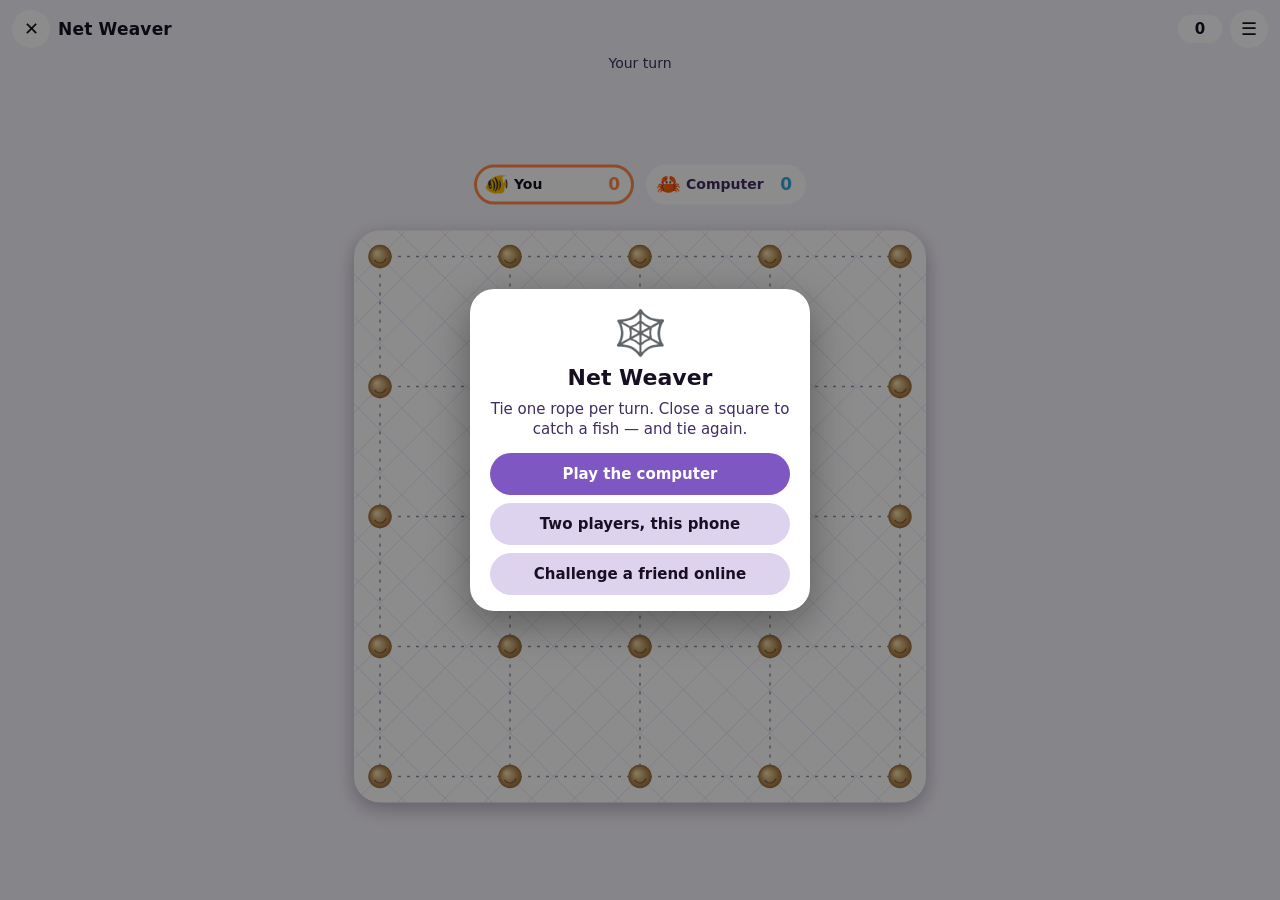
<file: waves/dots/index.html>
<!doctype html><html lang="en"><head><meta charset="utf-8"><meta name="viewport" content="width=device-width,initial-scale=1,maximum-scale=1,user-scalable=no,viewport-fit=cover"><title>Net Weaver</title><style>
*{box-sizing:border-box;-webkit-tap-highlight-color:transparent}
html,body{margin:0;height:100%;overflow:hidden;background:var(--bg);color:var(--fg);font:15px/1.35 system-ui,-apple-system,"Segoe UI",Roboto,sans-serif;user-select:none;-webkit-user-select:none;touch-action:none;overscroll-behavior:none}
:root{--bg:#06202a;--fg:#e8f7fb;--sub:#9cc3cf;--card:#0d3341;--line:#1d4c5c;--acc:#1494B8;--acc2:#6FD3E6;--on:#fff;--good:#3ddc97;--bad:#ff6b6b;--warn:#ffc857}
#k-app{position:fixed;inset:0;display:flex;flex-direction:column;padding:env(safe-area-inset-top) env(safe-area-inset-right) env(safe-area-inset-bottom) env(safe-area-inset-left)}
#k-bar{display:flex;align-items:center;gap:8px;padding:10px 12px 6px;flex:0 0 auto}
#k-bar .t{font-weight:700;font-size:17px;letter-spacing:.2px;flex:1;white-space:nowrap;overflow:hidden;text-overflow:ellipsis}
#k-bar .s{font-variant-numeric:tabular-nums;font-weight:700;background:var(--card);border-radius:999px;padding:4px 12px;min-width:44px;text-align:center}
#k-bar .s:empty{display:none}
.k-ib{width:38px;height:38px;border-radius:50%;border:0;background:var(--card);color:var(--fg);display:grid;place-items:center;font-size:18px;cursor:pointer;flex:0 0 auto}
.k-ib:active{transform:scale(.94)}
#k-status{text-align:center;color:var(--sub);font-size:14px;min-height:20px;padding:0 12px 4px;flex:0 0 auto}
#k-stage{position:relative;flex:1 1 auto;min-height:0}
#k-stage canvas{position:absolute;inset:0;width:100%;height:100%;display:block}
.k-ov{position:fixed;inset:0;display:grid;place-items:center;background:rgba(0,0,0,.45);z-index:50;padding:24px;animation:k-f .18s ease-out}
.k-card{background:var(--card);border-radius:24px;padding:22px 20px 16px;width:min(340px,100%);text-align:center;box-shadow:0 12px 40px rgba(0,0,0,.35)}
.k-card h2{margin:0 0 6px;font-size:22px}
.k-card p{margin:0 0 14px;color:var(--sub)}
.k-card .k-emb{font-size:44px;line-height:1;margin-bottom:8px}
.k-btn{display:block;width:100%;border:0;border-radius:999px;padding:12px 16px;margin:8px 0 0;font:600 15px system-ui,sans-serif;cursor:pointer;background:var(--line);color:var(--fg)}
.k-btn.p{background:var(--acc);color:var(--on)}
.k-btn:active{transform:scale(.98)}
.k-row{display:flex;gap:8px}.k-row .k-btn{flex:1}
.k-toast{position:fixed;left:50%;width:max-content;max-width:calc(100vw - 32px);text-align:center;bottom:calc(24px + env(safe-area-inset-bottom));transform:translateX(-50%);background:var(--card);color:var(--fg);padding:10px 16px;border-radius:999px;z-index:60;box-shadow:0 6px 20px rgba(0,0,0,.3);animation:k-f .2s ease-out;font-weight:600}
.k-seg{display:flex;background:var(--line);border-radius:999px;padding:3px;margin:8px 0 0}
.k-seg button{flex:1;border:0;background:none;color:var(--fg);padding:8px;border-radius:999px;font:600 14px system-ui,sans-serif}
.k-seg button.on{background:var(--acc);color:var(--on)}
.k-chip{display:inline-block;padding:3px 10px;border-radius:999px;background:var(--line);font-size:13px;font-weight:600}
@keyframes k-f{from{opacity:0}to{opacity:1}}
@media (prefers-reduced-motion:reduce){*{animation:none!important;transition:none!important}}
</style></head><body><script>
(function () {
'use strict';
const W = window.Wave || {
version: 1, host: 'dev', ready() {}, info: async () => ({ gameId: 'dev', player: { name: 'You', username: null }, match: null, theme: { dark: !matchMedia('(prefers-color-scheme: light)').matches, accent: '#1494B8' }, reduceMotion: false, locale: navigator.language, best: null }),
submitScore: async (n) => ({ best: n, isBest: true, rank: null }), saveState: async (d) => { try { localStorage.setItem('k-save', JSON.stringify(d)); } catch (e) {} return true; },
loadState: async () => { try { return JSON.parse(localStorage.getItem('k-save')); } catch (e) { return null; } }, haptic() {}, exit() { location.reload(); },
sendMove: async () => ({ seq: 0 }), onMove() {}, endMatch() {}, onPause() {}, onResume() {},
};
const $ = (tag, cls, html) => { const e = document.createElement(tag); if (cls) e.className = cls; if (html != null) e.innerHTML = html; return e; };
const hex = (h) => { h = h.replace('#', ''); return [0, 2, 4].map((i) => parseInt(h.substr(i, 2), 16)); };
const mix = (a, b, t) => { const x = hex(a), y = hex(b); return '#' + x.map((v, i) => Math.round(v + (y[i] - v) * t).toString(16).padStart(2, '0')).join(''); };
let ac = null, readySent = false, pauseCbs = [], resumeCbs = [], opts = {}, ovStack = [];
const K = {
W, $, mix, paused: false, muted: false, reduceMotion: false, info: null, online: null, colors: {},
/** Build the page chrome, apply the host theme, then call cb(info). opts: {title, accent, accent2, score:true, dark:{}, light:{}, onRestart, menuExtra:[{label,on}]} */
async boot(o, cb) {
opts = o || {};
try { K.muted = localStorage.getItem('k-mute') === '1'; } catch (e) {}
let info; try { info = await W.info(); } catch (e) { info = { theme: { dark: true }, player: { name: 'You' }, match: null }; }
K.info = info; K.reduceMotion = !!info.reduceMotion || matchMedia('(prefers-reduced-motion: reduce)').matches;
const dark = info.theme ? info.theme.dark !== false : true;
const acc = opts.accent || '#1494B8', acc2 = opts.accent2 || mix(acc, '#ffffff', 0.45);
const base = dark ? { bg: mix(acc, '#000000', 0.86), card: mix(acc, '#000000', 0.72), line: mix(acc, '#000000', 0.55), fg: '#eef8fb', sub: mix(acc, '#ffffff', 0.62) }
: { bg: mix(acc, '#ffffff', 0.92), card: '#ffffff', line: mix(acc, '#ffffff', 0.74), fg: mix(acc, '#000000', 0.82), sub: mix(acc, '#000000', 0.5) };
const c = Object.assign(base, dark ? opts.dark : opts.light, { acc, acc2, on: '#ffffff', good: dark ? '#3ddc97' : '#16a36a', bad: dark ? '#ff6b6b' : '#d93c3c', warn: '#f5b83d', dark });
K.colors = c;
const r = document.documentElement.style;
for (const k of ['bg', 'fg', 'sub', 'card', 'line', 'acc', 'acc2', 'on', 'good', 'bad', 'warn']) r.setProperty('--' + k, c[k]);
document.title = opts.title || 'Game';
const app = $('div'); app.id = 'k-app';
const bar = $('div'); bar.id = 'k-bar';
const back = $('button', 'k-ib', '&#x2715;'); back.setAttribute('aria-label', 'Close'); back.onclick = () => K.exit();
const t = $('div', 't'); t.textContent = opts.title || '';
const s = $('div', 's'); s.id = 'k-score';
const m = $('button', 'k-ib', '&#9776;'); m.setAttribute('aria-label', 'Menu'); m.onclick = () => K.pauseMenu();
bar.append(back, t, s, m);
const st = $('div'); st.id = 'k-status';
const stage = $('div'); stage.id = 'k-stage';
app.append(bar, st, stage); document.body.append(app);
K.stage = stage;
if (info.match) {
const m = info.match;
K.online = {
seat: m.you, players: m.players, id: m.id, over: m.status === 'over', winner: m.winner,
name: (seat) => (m.players[seat] && (m.players[seat].name || m.players[seat].username)) || (seat === m.you ? 'You' : 'Friend'),
onMove(cb) { W.onMove(cb); },
send(mv) { return W.sendMove(mv); },
end(winner, text) { K.online.over = true; W.endMatch({ winner, text }); },
};
}
W.onPause(() => { K.paused = true; pauseCbs.forEach((f) => f()); });
W.onResume(() => { K.paused = false; resumeCbs.forEach((f) => f()); });
document.addEventListener('visibilitychange', () => { if (document.hidden) { K.paused = true; pauseCbs.forEach((f) => f()); } });
cb && cb(info);
},
/** Boot options can't see functions declared inside the boot callback: games register them here (Kit.hooks = [fn…]) and the options call Kit.hook(i). */
hooks: [], hook(i) { const f = K.hooks[i]; if (f) f(); },
ready() { if (!readySent) { readySent = true; W.ready(); } },
onPause(f) { pauseCbs.push(f); }, onResume(f) { resumeCbs.push(f); },
title(t) { document.querySelector('#k-bar .t').textContent = t; },
status(t) { document.getElementById('k-status').textContent = t == null ? '' : t; },
score(n) { document.getElementById('k-score').textContent = n == null ? '' : String(n); },
submit(n) { return W.submitScore(n).catch(() => null); },
save(d) { return W.saveState(d).catch(() => false); },
load() { return W.loadState().catch(() => null); },
haptic(k) { try { W.haptic(k || 'tap'); } catch (e) {} },
exit() { if (opts.onExit && opts.onExit() === false) return; W.exit(); },
/** Canvas filling the stage; cv.w/h are CSS px. Calls onResize(w,h) on every size change. */
canvas(onResize) {
const cv = $('canvas'); K.stage.append(cv);
const ctx = cv.getContext('2d'); const o = { cv, ctx, w: 1, h: 1, dpr: 1 };
const fit = (cb) => {
const r = K.stage.getBoundingClientRect(); const d = Math.min(3, window.devicePixelRatio || 1);
o.w = Math.max(1, r.width); o.h = Math.max(1, r.height); o.dpr = d;
cv.width = Math.round(o.w * d); cv.height = Math.round(o.h * d); ctx.setTransform(d, 0, 0, d, 0, 0);
cb && onResize && onResize(o.w, o.h);
};
fit(false); new ResizeObserver(() => fit(true)).observe(K.stage);   // sizes now; onResize only from the observer (after your setup ran)
return o;
},
/** rAF loop: fn(dt seconds, capped 1/20). Skips frames while paused. Returns stop(). */
loop(fn) {
let last = 0, on = true;
const f = (t) => { if (!on) return; const dt = last ? Math.min(0.05, (t - last) / 1000) : 0; last = t; if (!K.paused) fn(dt, t); requestAnimationFrame(f); };
requestAnimationFrame(f); return () => { on = false; };
},
/** Pointer helper with stage-relative CSS px. h = {down(x,y,e), move(x,y,e), up(x,y,e)} */
pointer(el, h) {
let id = null;
const p = (e) => { const r = el.getBoundingClientRect(); return [e.clientX - r.left, e.clientY - r.top]; };
el.addEventListener('pointerdown', (e) => { if (id !== null) return; id = e.pointerId; try { el.setPointerCapture(id); } catch (x) {} K.unlockAudio(); h.down && h.down(...p(e), e); });
el.addEventListener('pointermove', (e) => { if (e.pointerId === id || (id === null && h.hover)) (id === null ? h.hover : h.move) && (id === null ? h.hover : h.move)(...p(e), e); });
const end = (e) => { if (e.pointerId !== id) return; id = null; h.up && h.up(...p(e), e); };
el.addEventListener('pointerup', end); el.addEventListener('pointercancel', end);
},
/** Overlay card. o = {emoji, title, text, html, buttons:[{label, primary, on, keep}], dismiss} → close() */
menu(o) {
const ov = $('div', 'k-ov'); const card = $('div', 'k-card');
if (o.emoji) card.append($('div', 'k-emb', o.emoji));
if (o.title) { const h = $('h2'); h.textContent = o.title; card.append(h); }
if (o.text) { const p = $('p'); p.textContent = o.text; card.append(p); }
if (o.html) card.append(typeof o.html === 'string' ? $('div', '', o.html) : o.html);
const close = () => { ov.remove(); ovStack = ovStack.filter((x) => x !== close); };
for (const b of o.buttons || []) {
const e = $('button', 'k-btn' + (b.primary ? ' p' : '')); e.textContent = b.label;
e.onclick = () => { K.sfx('tap'); if (!b.keep) close(); b.on && b.on(); }; card.append(e);
}
if (o.dismiss) ov.onclick = (e) => { if (e.target === ov) close(); };
ov.append(card); document.body.append(ov); ovStack.push(close); return close;
},
closeMenus() { ovStack.slice().forEach((f) => f()); },
pauseMenu() {
K.paused = true; pauseCbs.forEach((f) => f());
const resume = () => { K.paused = false; resumeCbs.forEach((f) => f()); };
K.menu({ title: 'Paused', buttons: [
{ label: 'Resume', primary: true, on: resume },
...(opts.onRestart && !K.online ? [{ label: 'Restart', on: () => { K.paused = false; opts.onRestart(); } }] : []),
...((opts.menuExtra || []).map((b) => ({ label: b.label, on: () => { K.paused = false; b.on(); } }))),
{ label: K.muted ? 'Sound: off' : 'Sound: on', on: () => { K.muted = !K.muted; try { localStorage.setItem('k-mute', K.muted ? '1' : '0'); } catch (e) {} resume(); } },
{ label: 'Exit game', on: () => K.exit() },
] });
},
toast(t, ms) { const e = $('div', 'k-toast'); e.textContent = t; document.body.append(e); setTimeout(() => e.remove(), ms || 1600); },
unlockAudio() { if (!ac) { try { ac = new (window.AudioContext || window.webkitAudioContext)(); } catch (e) {} } if (ac && ac.state === 'suspended') ac.resume(); },
/** Tiny synthesized sounds: tap pop good bad win lose bounce drop */
sfx(name) {
if (K.muted) return; K.unlockAudio(); if (!ac) return;
const S = { tap: [[660, 0.04, 'sine', 0.08]], pop: [[520, 0.05, 'triangle', 0.12], [880, 0.05, 'triangle', 0.08]], good: [[660, 0.07, 'sine', 0.12], [990, 0.09, 'sine', 0.1]],
bad: [[220, 0.12, 'sawtooth', 0.07], [160, 0.14, 'sawtooth', 0.06]], win: [[523, 0.1, 'triangle', 0.12], [659, 0.1, 'triangle', 0.12], [784, 0.1, 'triangle', 0.12], [1046, 0.2, 'triangle', 0.12]],
lose: [[392, 0.14, 'triangle', 0.1], [330, 0.14, 'triangle', 0.1], [262, 0.24, 'triangle', 0.1]], bounce: [[440, 0.03, 'square', 0.05]], drop: [[300, 0.06, 'sine', 0.14], [180, 0.08, 'sine', 0.1]] }[name] || [];
let t = ac.currentTime;
for (const [f, d, type, v] of S) {
const o = ac.createOscillator(), g = ac.createGain(); o.type = type; o.frequency.value = f;
g.gain.setValueAtTime(v, t); g.gain.exponentialRampToValueAtTime(0.0001, t + d); o.connect(g).connect(ac.destination); o.start(t); o.stop(t + d + 0.02); t += d * 0.9;
}
},
rand: (a, b) => a + Math.random() * (b - a),
ri: (a, b) => Math.floor(a + Math.random() * (b - a + 1)),
shuffle(a) { for (let i = a.length - 1; i > 0; i--) { const j = Math.floor(Math.random() * (i + 1)); [a[i], a[j]] = [a[j], a[i]]; } return a; },
rr(ctx, x, y, w, h, r) { r = Math.min(r, w / 2, h / 2); ctx.beginPath(); ctx.moveTo(x + r, y); ctx.arcTo(x + w, y, x + w, y + h, r); ctx.arcTo(x + w, y + h, x, y + h, r); ctx.arcTo(x, y + h, x, y, r); ctx.arcTo(x, y, x + w, y, r); ctx.closePath(); },
/** Standard mode picker for 2-player board games. modes: subset of ['cpu','local'] (online is automatic). */
pickMode(o, cb) {
if (K.online) { cb('online'); return; }
const b = [];
if (o.modes.includes('cpu')) b.push({ label: o.cpuLabel || 'Play the computer', primary: true, on: () => cb('cpu') });
if (o.modes.includes('local')) b.push({ label: 'Two players, this phone', primary: !o.modes.includes('cpu'), on: () => cb('local') });
if (o.online) b.push({ label: 'Challenge a friend online', on: () => K.menu({ emoji: '💬', title: 'Play a friend', text: 'Close the game, tap “Challenge a friend” on its page, then pick a chat. Moves arrive in that chat.', buttons: [{ label: 'OK', primary: true, on: () => K.pickMode(o, cb) }] }) });
K.menu({ emoji: o.emoji, title: o.title, text: o.text, buttons: b });
},
};
window.Kit = K;
})();
</script><script>
Kit.boot({ title: 'Net Weaver', accent: '#7E57C2', onRestart: () => Kit.hook(0)}, () => {
Kit.hooks = [() => start(mode)];
const C = Kit.colors, mix = Kit.mix, N = 4, NE = 2 * N * (N + 1), NB = N * N;
const PC = ['#ff8a4c', '#38a3d6'], FISH = ['🐠', '🦀'];
const H = N * (N + 1);
const BOX_E = [], EDGE_B = Array.from({ length: NE }, () => []);
for (let r = 0; r < N; r++) for (let c = 0; c < N; c++) {
const b = r * N + c, es = [r * N + c, (r + 1) * N + c, H + r * (N + 1) + c, H + r * (N + 1) + c + 1];
BOX_E.push(es); es.forEach((e) => EDGE_B[e].push(b));
}
const ends = (e) => e < H ? [[Math.floor(e / N), e % N], [Math.floor(e / N), e % N + 1]] : [[Math.floor((e - H) / (N + 1)), (e - H) % (N + 1)], [Math.floor((e - H) / (N + 1)) + 1, (e - H) % (N + 1)]];
let ed, bx, turn, mode, over, result, wins = 0, hist = [], pending = null, cpuTimer = 0, clock = 0, born = {}, preview = -1, lastE = -1, cursor = 0, keyed = false;
const g = Kit.canvas(draw);
const sides = (e2, b) => BOX_E[b].reduce((n, e) => n + (e2[e] >= 0 ? 1 : 0), 0);
const legal = (mv) => mv && Number.isInteger(mv.e) && mv.e >= 0 && mv.e < NE && ed[mv.e] < 0 && !over;
const score = () => { const s = [0, 0]; for (const o of bx) if (o >= 0) s[o]++; return s; };
function reset() { ed = Array(NE).fill(-1); bx = Array(NB).fill(-1); turn = 0; over = false; result = null; born = {}; lastE = -1; preview = -1; }
function play(e, silent) {
const p = turn, fx = !silent && !Kit.reduceMotion; ed[e] = p; lastE = e; if (fx) born['e' + e] = clock;
let got = 0;
for (const b of EDGE_B[e]) if (sides(ed, b) === 4) { bx[b] = p; got++; if (fx) born['b' + b] = clock + 0.12; }
if (!got) turn = 1 - p;
if (ed.every((x) => x >= 0)) { over = true; const s = score(); result = { p: s[0] === s[1] ? null : s[0] > s[1] ? 0 : 1, s }; }
if (!silent) { Kit.sfx(got ? 'good' : 'tap'); Kit.haptic(got ? 'medium' : 'light'); }
if (over) return void setTimeout(() => finish(silent), silent ? 0 : 500);
setStatus(got && !silent);
if (mode === 'cpu' && turn === 1 && !cpuTimer) cpuTimer = setTimeout(cpu, got ? 420 : 600);
}
function giveaway(e) {   // boxes the opponent could chain-capture if we play e
const t = ed.slice(); t[e] = 0; let n = 0, again = true;
while (again) {
again = false;
for (let b = 0; b < NB; b++) if (sides(t, b) === 3) { for (const x of BOX_E[b]) t[x] = 1; n++; again = true; }
}
return n;
}
function cpu() {
cpuTimer = 0;
if (over || mode !== 'cpu' || turn !== 1) return;
const free = Kit.shuffle(ed.map((v, i) => (v < 0 ? i : -1)).filter((i) => i >= 0));
let pick = free.find((e) => EDGE_B[e].some((b) => sides(ed, b) === 3));
if (pick === undefined) pick = free.find((e) => EDGE_B[e].every((b) => sides(ed, b) < 2));
if (pick === undefined) { let bv = 1e9; for (const e of free) { const v = giveaway(e); if (v < bv) { bv = v; pick = e; } } }
play(pick, false);
}
const name = (p) => mode === 'online' ? (p === Kit.online.seat ? 'You' : Kit.online.name(p)) : mode === 'cpu' ? (p === 0 ? 'You' : 'Computer') : (p === 0 ? 'Orange' : 'Blue');
function setStatus(again) {
if (over) return;
const more = again ? ' — go again!' : '';
if (mode === 'online') Kit.status(pending ? 'Sending…' : turn === Kit.online.seat ? 'Your turn' + more : `Waiting for ${name(turn)}…`);
else if (mode === 'cpu') Kit.status(turn === 0 ? 'Your turn' + more : 'Computer is weaving…');
else Kit.status(`${name(turn)} to tie a rope` + more);
}
function finish(silent) {
const w = result, s = w.s; let title, emoji;
if (w.p === null) { title = `Draw, ${s[0]}–${s[1]}`; emoji = '🌊'; }
else { const nm = name(w.p); title = `${nm === 'You' ? 'You win' : nm + ' wins'} ${Math.max(...s)}–${Math.min(...s)}`; emoji = FISH[w.p]; }
Kit.status(title);
if (mode === 'cpu') {
if (w.p === 0) { wins++; Kit.submit(wins); Kit.sfx('win'); Kit.haptic('success'); }
else if (w.p === 1) { wins = 0; Kit.sfx('lose'); Kit.haptic('error'); }
Kit.score(wins); Kit.save({ wins });
} else if (!silent) Kit.sfx('win');
if (mode === 'online') { maybeEnd(); setTimeout(() => { if (over) Kit.menu({ emoji, title, buttons: [{ label: 'Back to chat', primary: true, on: () => Kit.exit() }, { label: 'Look at the net' }] }); }, 500); }
else setTimeout(() => Kit.menu({ emoji, title, text: mode === 'cpu' ? `Win streak: ${wins}` : '', buttons: [{ label: 'Play again', primary: true, on: () => start(mode) }, { label: 'Change mode', on: choose }] }), 500);
}
function maybeEnd() {
if (mode !== 'online' || !over || pending || Kit.online.over) return;
const w = result.p, s = result.s;
Kit.online.end(w, w === null ? `Draw ${s[0]}–${s[1]}` : `${Kit.online.name(w)} wins ${Math.max(...s)}–${Math.min(...s)}`);
}
function rebuild() { Kit.closeMenus(); reset(); for (const m of hist) play(m.e, true); setStatus(); }
function onNet(mv, meta) {
if (pending) {
if (!meta.mine && meta.seat === turn && legal(mv)) { hist.push(pending); pending = null; }
else { pending = null; rebuild(); }
}
if (meta.seat !== turn || !legal(mv)) return;
hist.push({ e: mv.e }); play(mv.e, !!meta.replay); maybeEnd();
}
const myTurn = () => !over && (mode === 'local' || (mode === 'cpu' && turn === 0) || (mode === 'online' && turn === Kit.online.seat && !pending));
function tryPlay(e) {
if (e < 0) return;
if (!myTurn()) { if (mode === 'online' && !over && turn !== Kit.online.seat) Kit.toast('Not your turn yet'); return; }
if (ed[e] >= 0) return;
cursor = e;
if (mode !== 'online') return play(e, false);
const mv = { e }; pending = mv; play(e, false); setStatus();
Kit.online.send(mv).then(() => { if (pending === mv) { hist.push(mv); pending = null; setStatus(); maybeEnd(); } })
.catch((e2) => { if (pending === mv) { pending = null; rebuild(); Kit.toast(e2 && e2.code === 'conflict' ? 'Your friend moved first' : 'Move not sent — try again'); } });
}
function geo() {
const s = Math.min(g.w - 64, g.h - 150, 520), q = s / N;
return { s, q, x: (g.w - s) / 2, y: (g.h - s) / 2 + 28 };
}
function edgeAt(px, py) {
const { q, x, y } = geo(); let best = -1, bd = q * 0.42;
for (let e = 0; e < NE; e++) {
if (ed[e] >= 0) continue;
const [[r1, c1], [r2, c2]] = ends(e), ax = x + c1 * q, ay = y + r1 * q, bx2 = x + c2 * q, by = y + r2 * q;
const t = Math.max(0.12, Math.min(0.88, ((px - ax) * (bx2 - ax) + (py - ay) * (by - ay)) / (q * q)));
const d = Math.hypot(px - (ax + (bx2 - ax) * t), py - (ay + (by - ay) * t));
if (d < bd) { bd = d; best = e; }
}
return best;
}
Kit.pointer(g.cv, {
down(px, py) { preview = myTurn() ? edgeAt(px, py) : -1; },
move(px, py) { preview = myTurn() ? edgeAt(px, py) : -1; },
up(px, py) { const e = edgeAt(px, py); preview = -1; tryPlay(e); },
});
addEventListener('keydown', (e) => {
const step = { ArrowRight: 1, ArrowDown: 1, ArrowLeft: -1, ArrowUp: -1 }[e.key];
if (step) { e.preventDefault(); keyed = true; for (let k = 1; k <= NE; k++) { const n = (cursor + step * k + NE * 2) % NE; if (ed[n] < 0) { cursor = n; break; } } }
else if (e.key === ' ' || e.key === 'Enter') { e.preventDefault(); tryPlay(cursor); }
});
function rope(ctx, ax, ay, bx2, by, col, w, grow) {
const mx = (ax + bx2) / 2, my = (ay + by) / 2, hx = (bx2 - ax) / 2 * grow, hy = (by - ay) / 2 * grow;
const x1 = mx - hx, y1 = my - hy, x2 = mx + hx, y2 = my + hy;
ctx.lineCap = 'round';
ctx.strokeStyle = 'rgba(30,10,40,.25)'; ctx.lineWidth = w + 3; ctx.beginPath(); ctx.moveTo(x1, y1 + 2); ctx.lineTo(x2, y2 + 2); ctx.stroke();
ctx.strokeStyle = col; ctx.lineWidth = w; ctx.beginPath(); ctx.moveTo(x1, y1); ctx.lineTo(x2, y2); ctx.stroke();
const len = Math.hypot(x2 - x1, y2 - y1); if (len < 4) return;
const ux = (x2 - x1) / len, uy = (y2 - y1) / len, nx = -uy, ny = ux;
ctx.strokeStyle = 'rgba(0,0,0,.22)'; ctx.lineWidth = Math.max(1, w * 0.18);
ctx.beginPath();
for (let d = w * 0.6; d < len - w * 0.4; d += w * 0.8) { const cx = x1 + ux * d, cy = y1 + uy * d; ctx.moveTo(cx - nx * w * 0.42 - ux * w * 0.25, cy - ny * w * 0.42 - uy * w * 0.25); ctx.lineTo(cx + nx * w * 0.42 + ux * w * 0.25, cy + ny * w * 0.42 + uy * w * 0.25); }
ctx.stroke();
}
function draw() {
const { ctx } = g; if (!ed) return;
ctx.clearRect(0, 0, g.w, g.h);
const { s, q, x, y } = geo(), sc = score(), rw = Math.max(5, q * 0.085);
const cw = Math.min(160, (s + 40) / 2 - 6), chy = y - 92;
for (const p of [0, 1]) {
const chx = g.w / 2 + (p ? 6 : -6 - cw), on = !over && turn === p;
ctx.fillStyle = C.card; Kit.rr(ctx, chx, chy, cw, 40, 20); ctx.fill();
if (on) { ctx.strokeStyle = PC[p]; ctx.lineWidth = 3; Kit.rr(ctx, chx + 1.5, chy + 1.5, cw - 3, 37, 18.5); ctx.stroke(); }
ctx.font = '20px system-ui,sans-serif'; ctx.textBaseline = 'middle'; ctx.textAlign = 'center'; ctx.fillText(FISH[p], chx + 22, chy + 21);
ctx.font = '600 14px system-ui,sans-serif'; ctx.textAlign = 'left'; ctx.fillStyle = on ? C.fg : C.sub;
let nm = name(p); if (nm.length > 10) nm = nm.slice(0, 9) + '…'; ctx.fillText(nm, chx + 40, chy + 21);
ctx.font = '700 17px system-ui,sans-serif'; ctx.textAlign = 'right'; ctx.fillStyle = PC[p]; ctx.fillText(String(sc[p]), chx + cw - 14, chy + 21);
}
ctx.save(); ctx.shadowColor = 'rgba(30,10,50,.3)'; ctx.shadowBlur = 20; ctx.shadowOffsetY = 6;
ctx.fillStyle = C.card; Kit.rr(ctx, x - 26, y - 26, s + 52, s + 52, 26); ctx.fill(); ctx.restore();
ctx.save(); Kit.rr(ctx, x - 26, y - 26, s + 52, s + 52, 26); ctx.clip();
ctx.strokeStyle = mix(C.acc, C.card, 0.82); ctx.lineWidth = 1;
const m = q / 3; ctx.beginPath();
for (let k = -s * 2; k < s * 2; k += m) { ctx.moveTo(x - 26 + k, y - 26); ctx.lineTo(x - 26 + k + s + 52, y + s + 26); ctx.moveTo(x - 26 + k, y + s + 26); ctx.lineTo(x - 26 + k + s + 52, y - 26); }
ctx.stroke(); ctx.restore();
for (let b = 0; b < NB; b++) {
if (bx[b] < 0) continue;
const t = born['b' + b] !== undefined ? Math.min(1, Math.max(0, (clock - born['b' + b]) / 0.3)) : 1;
const bx0 = x + (b % N) * q, by0 = y + Math.floor(b / N) * q;
ctx.globalAlpha = 0.28 * t; ctx.fillStyle = PC[bx[b]]; ctx.fillRect(bx0, by0, q, q); ctx.globalAlpha = t;
ctx.font = `${Math.round(q * 0.42 * (0.6 + 0.4 * t))}px system-ui,sans-serif`; ctx.textAlign = 'center'; ctx.textBaseline = 'middle';
ctx.fillText(FISH[bx[b]], bx0 + q / 2, by0 + q / 2 + 2); ctx.globalAlpha = 1;
}
const mine = myTurn();
for (let e = 0; e < NE; e++) {
const [[r1, c1], [r2, c2]] = ends(e), ax = x + c1 * q, ay = y + r1 * q, bx2 = x + c2 * q, by = y + r2 * q;
if (ed[e] < 0) {
const hl = mine && (e === preview || (keyed && e === cursor));
ctx.setLineDash([3, 6]); ctx.strokeStyle = hl ? PC[turn] : mix(C.sub, C.card, 0.45); ctx.lineWidth = hl ? 3 : 1.5;
ctx.beginPath(); ctx.moveTo(ax, ay); ctx.lineTo(bx2, by); ctx.stroke(); ctx.setLineDash([]);
if (hl) { ctx.globalAlpha = 0.45; rope(ctx, ax, ay, bx2, by, PC[turn], rw, 1); ctx.globalAlpha = 1; }
} else {
const t0 = born['e' + e], grow = t0 === undefined || Kit.reduceMotion ? 1 : Math.min(1, (clock - t0) / 0.18);
rope(ctx, ax, ay, bx2, by, mix(PC[ed[e]], '#d9b98a', 0.25), rw, grow);
if (e === lastE && !over) { ctx.strokeStyle = 'rgba(255,255,255,.55)'; ctx.lineWidth = 2; ctx.beginPath(); ctx.moveTo(ax + (bx2 - ax) * 0.3, ay + (by - ay) * 0.3); ctx.lineTo(ax + (bx2 - ax) * 0.7, ay + (by - ay) * 0.7); ctx.stroke(); }
}
}
for (let r = 0; r <= N; r++) for (let c = 0; c <= N; c++) {
const cx = x + c * q, cy = y + r * q, kr = Math.max(7, q * 0.09);
const gr = ctx.createRadialGradient(cx - kr * 0.3, cy - kr * 0.3, 1, cx, cy, kr);
gr.addColorStop(0, '#f3d9a8'); gr.addColorStop(1, '#9a6b36');
ctx.fillStyle = gr; ctx.beginPath(); ctx.arc(cx, cy, kr, 0, Math.PI * 2); ctx.fill();
ctx.strokeStyle = 'rgba(70,40,10,.5)'; ctx.lineWidth = 1.2; ctx.beginPath(); ctx.arc(cx, cy, kr * 0.55, 0.3, 2.6); ctx.stroke();
}
}
Kit.loop((dt) => { clock += dt; draw(); });
function start(m) {
clearTimeout(cpuTimer); cpuTimer = 0; mode = m; reset(); hist = []; pending = null;
Kit.score(mode === 'cpu' ? wins : null); setStatus(); draw();
}
function choose() { Kit.pickMode({ emoji: '🕸️', title: 'Net Weaver', text: 'Tie one rope per turn. Close a square to catch a fish — and tie again.', modes: ['cpu', 'local'], online: true }, start); }
Kit.load().then((s) => { if (s && s.wins) { wins = s.wins; if (mode === 'cpu') Kit.score(wins); } });
if (Kit.online) { start('online'); Kit.online.onMove(onNet); }
else { start('cpu'); choose(); }
draw(); Kit.ready();
});
</script></body></html>
</file>
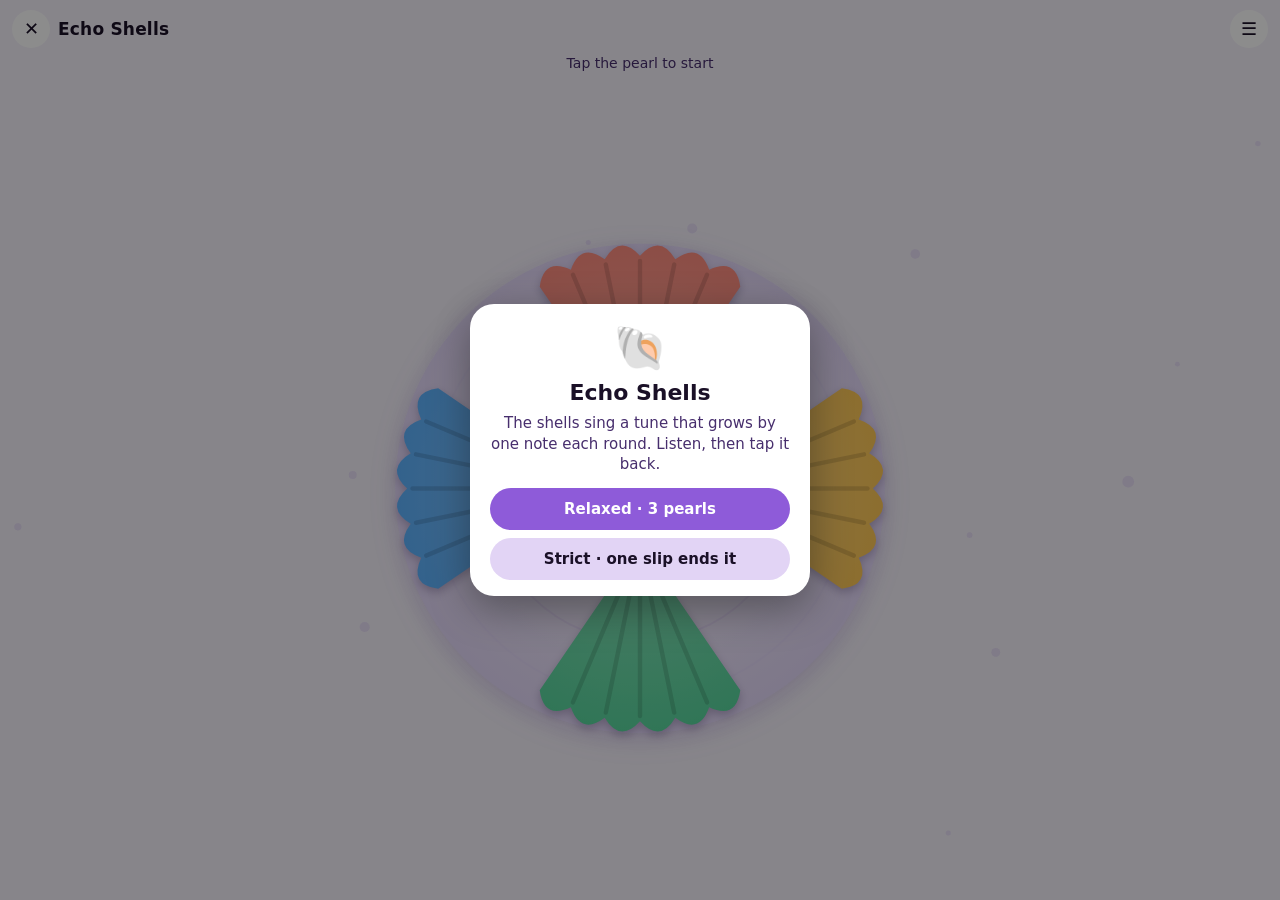
<file: waves/echo/index.html>
<!doctype html><html lang="en"><head><meta charset="utf-8"><meta name="viewport" content="width=device-width,initial-scale=1,maximum-scale=1,user-scalable=no,viewport-fit=cover"><title>Echo Shells</title><style>
*{box-sizing:border-box;-webkit-tap-highlight-color:transparent}
html,body{margin:0;height:100%;overflow:hidden;background:var(--bg);color:var(--fg);font:15px/1.35 system-ui,-apple-system,"Segoe UI",Roboto,sans-serif;user-select:none;-webkit-user-select:none;touch-action:none;overscroll-behavior:none}
:root{--bg:#06202a;--fg:#e8f7fb;--sub:#9cc3cf;--card:#0d3341;--line:#1d4c5c;--acc:#1494B8;--acc2:#6FD3E6;--on:#fff;--good:#3ddc97;--bad:#ff6b6b;--warn:#ffc857}
#k-app{position:fixed;inset:0;display:flex;flex-direction:column;padding:env(safe-area-inset-top) env(safe-area-inset-right) env(safe-area-inset-bottom) env(safe-area-inset-left)}
#k-bar{display:flex;align-items:center;gap:8px;padding:10px 12px 6px;flex:0 0 auto}
#k-bar .t{font-weight:700;font-size:17px;letter-spacing:.2px;flex:1;white-space:nowrap;overflow:hidden;text-overflow:ellipsis}
#k-bar .s{font-variant-numeric:tabular-nums;font-weight:700;background:var(--card);border-radius:999px;padding:4px 12px;min-width:44px;text-align:center}
#k-bar .s:empty{display:none}
.k-ib{width:38px;height:38px;border-radius:50%;border:0;background:var(--card);color:var(--fg);display:grid;place-items:center;font-size:18px;cursor:pointer;flex:0 0 auto}
.k-ib:active{transform:scale(.94)}
#k-status{text-align:center;color:var(--sub);font-size:14px;min-height:20px;padding:0 12px 4px;flex:0 0 auto}
#k-stage{position:relative;flex:1 1 auto;min-height:0}
#k-stage canvas{position:absolute;inset:0;width:100%;height:100%;display:block}
.k-ov{position:fixed;inset:0;display:grid;place-items:center;background:rgba(0,0,0,.45);z-index:50;padding:24px;animation:k-f .18s ease-out}
.k-card{background:var(--card);border-radius:24px;padding:22px 20px 16px;width:min(340px,100%);text-align:center;box-shadow:0 12px 40px rgba(0,0,0,.35)}
.k-card h2{margin:0 0 6px;font-size:22px}
.k-card p{margin:0 0 14px;color:var(--sub)}
.k-card .k-emb{font-size:44px;line-height:1;margin-bottom:8px}
.k-btn{display:block;width:100%;border:0;border-radius:999px;padding:12px 16px;margin:8px 0 0;font:600 15px system-ui,sans-serif;cursor:pointer;background:var(--line);color:var(--fg)}
.k-btn.p{background:var(--acc);color:var(--on)}
.k-btn:active{transform:scale(.98)}
.k-row{display:flex;gap:8px}.k-row .k-btn{flex:1}
.k-toast{position:fixed;left:50%;width:max-content;max-width:calc(100vw - 32px);text-align:center;bottom:calc(24px + env(safe-area-inset-bottom));transform:translateX(-50%);background:var(--card);color:var(--fg);padding:10px 16px;border-radius:999px;z-index:60;box-shadow:0 6px 20px rgba(0,0,0,.3);animation:k-f .2s ease-out;font-weight:600}
.k-seg{display:flex;background:var(--line);border-radius:999px;padding:3px;margin:8px 0 0}
.k-seg button{flex:1;border:0;background:none;color:var(--fg);padding:8px;border-radius:999px;font:600 14px system-ui,sans-serif}
.k-seg button.on{background:var(--acc);color:var(--on)}
.k-chip{display:inline-block;padding:3px 10px;border-radius:999px;background:var(--line);font-size:13px;font-weight:600}
@keyframes k-f{from{opacity:0}to{opacity:1}}
@media (prefers-reduced-motion:reduce){*{animation:none!important;transition:none!important}}
</style></head><body><script>
(function () {
'use strict';
const W = window.Wave || {
version: 1, host: 'dev', ready() {}, info: async () => ({ gameId: 'dev', player: { name: 'You', username: null }, match: null, theme: { dark: !matchMedia('(prefers-color-scheme: light)').matches, accent: '#1494B8' }, reduceMotion: false, locale: navigator.language, best: null }),
submitScore: async (n) => ({ best: n, isBest: true, rank: null }), saveState: async (d) => { try { localStorage.setItem('k-save', JSON.stringify(d)); } catch (e) {} return true; },
loadState: async () => { try { return JSON.parse(localStorage.getItem('k-save')); } catch (e) { return null; } }, haptic() {}, exit() { location.reload(); },
sendMove: async () => ({ seq: 0 }), onMove() {}, endMatch() {}, onPause() {}, onResume() {},
};
const $ = (tag, cls, html) => { const e = document.createElement(tag); if (cls) e.className = cls; if (html != null) e.innerHTML = html; return e; };
const hex = (h) => { h = h.replace('#', ''); return [0, 2, 4].map((i) => parseInt(h.substr(i, 2), 16)); };
const mix = (a, b, t) => { const x = hex(a), y = hex(b); return '#' + x.map((v, i) => Math.round(v + (y[i] - v) * t).toString(16).padStart(2, '0')).join(''); };
let ac = null, readySent = false, pauseCbs = [], resumeCbs = [], opts = {}, ovStack = [];
const K = {
W, $, mix, paused: false, muted: false, reduceMotion: false, info: null, online: null, colors: {},
/** Build the page chrome, apply the host theme, then call cb(info). opts: {title, accent, accent2, score:true, dark:{}, light:{}, onRestart, menuExtra:[{label,on}]} */
async boot(o, cb) {
opts = o || {};
try { K.muted = localStorage.getItem('k-mute') === '1'; } catch (e) {}
let info; try { info = await W.info(); } catch (e) { info = { theme: { dark: true }, player: { name: 'You' }, match: null }; }
K.info = info; K.reduceMotion = !!info.reduceMotion || matchMedia('(prefers-reduced-motion: reduce)').matches;
const dark = info.theme ? info.theme.dark !== false : true;
const acc = opts.accent || '#1494B8', acc2 = opts.accent2 || mix(acc, '#ffffff', 0.45);
const base = dark ? { bg: mix(acc, '#000000', 0.86), card: mix(acc, '#000000', 0.72), line: mix(acc, '#000000', 0.55), fg: '#eef8fb', sub: mix(acc, '#ffffff', 0.62) }
: { bg: mix(acc, '#ffffff', 0.92), card: '#ffffff', line: mix(acc, '#ffffff', 0.74), fg: mix(acc, '#000000', 0.82), sub: mix(acc, '#000000', 0.5) };
const c = Object.assign(base, dark ? opts.dark : opts.light, { acc, acc2, on: '#ffffff', good: dark ? '#3ddc97' : '#16a36a', bad: dark ? '#ff6b6b' : '#d93c3c', warn: '#f5b83d', dark });
K.colors = c;
const r = document.documentElement.style;
for (const k of ['bg', 'fg', 'sub', 'card', 'line', 'acc', 'acc2', 'on', 'good', 'bad', 'warn']) r.setProperty('--' + k, c[k]);
document.title = opts.title || 'Game';
const app = $('div'); app.id = 'k-app';
const bar = $('div'); bar.id = 'k-bar';
const back = $('button', 'k-ib', '&#x2715;'); back.setAttribute('aria-label', 'Close'); back.onclick = () => K.exit();
const t = $('div', 't'); t.textContent = opts.title || '';
const s = $('div', 's'); s.id = 'k-score';
const m = $('button', 'k-ib', '&#9776;'); m.setAttribute('aria-label', 'Menu'); m.onclick = () => K.pauseMenu();
bar.append(back, t, s, m);
const st = $('div'); st.id = 'k-status';
const stage = $('div'); stage.id = 'k-stage';
app.append(bar, st, stage); document.body.append(app);
K.stage = stage;
if (info.match) {
const m = info.match;
K.online = {
seat: m.you, players: m.players, id: m.id, over: m.status === 'over', winner: m.winner,
name: (seat) => (m.players[seat] && (m.players[seat].name || m.players[seat].username)) || (seat === m.you ? 'You' : 'Friend'),
onMove(cb) { W.onMove(cb); },
send(mv) { return W.sendMove(mv); },
end(winner, text) { K.online.over = true; W.endMatch({ winner, text }); },
};
}
W.onPause(() => { K.paused = true; pauseCbs.forEach((f) => f()); });
W.onResume(() => { K.paused = false; resumeCbs.forEach((f) => f()); });
document.addEventListener('visibilitychange', () => { if (document.hidden) { K.paused = true; pauseCbs.forEach((f) => f()); } });
cb && cb(info);
},
/** Boot options can't see functions declared inside the boot callback: games register them here (Kit.hooks = [fn…]) and the options call Kit.hook(i). */
hooks: [], hook(i) { const f = K.hooks[i]; if (f) f(); },
ready() { if (!readySent) { readySent = true; W.ready(); } },
onPause(f) { pauseCbs.push(f); }, onResume(f) { resumeCbs.push(f); },
title(t) { document.querySelector('#k-bar .t').textContent = t; },
status(t) { document.getElementById('k-status').textContent = t == null ? '' : t; },
score(n) { document.getElementById('k-score').textContent = n == null ? '' : String(n); },
submit(n) { return W.submitScore(n).catch(() => null); },
save(d) { return W.saveState(d).catch(() => false); },
load() { return W.loadState().catch(() => null); },
haptic(k) { try { W.haptic(k || 'tap'); } catch (e) {} },
exit() { if (opts.onExit && opts.onExit() === false) return; W.exit(); },
/** Canvas filling the stage; cv.w/h are CSS px. Calls onResize(w,h) on every size change. */
canvas(onResize) {
const cv = $('canvas'); K.stage.append(cv);
const ctx = cv.getContext('2d'); const o = { cv, ctx, w: 1, h: 1, dpr: 1 };
const fit = (cb) => {
const r = K.stage.getBoundingClientRect(); const d = Math.min(3, window.devicePixelRatio || 1);
o.w = Math.max(1, r.width); o.h = Math.max(1, r.height); o.dpr = d;
cv.width = Math.round(o.w * d); cv.height = Math.round(o.h * d); ctx.setTransform(d, 0, 0, d, 0, 0);
cb && onResize && onResize(o.w, o.h);
};
fit(false); new ResizeObserver(() => fit(true)).observe(K.stage);   // sizes now; onResize only from the observer (after your setup ran)
return o;
},
/** rAF loop: fn(dt seconds, capped 1/20). Skips frames while paused. Returns stop(). */
loop(fn) {
let last = 0, on = true;
const f = (t) => { if (!on) return; const dt = last ? Math.min(0.05, (t - last) / 1000) : 0; last = t; if (!K.paused) fn(dt, t); requestAnimationFrame(f); };
requestAnimationFrame(f); return () => { on = false; };
},
/** Pointer helper with stage-relative CSS px. h = {down(x,y,e), move(x,y,e), up(x,y,e)} */
pointer(el, h) {
let id = null;
const p = (e) => { const r = el.getBoundingClientRect(); return [e.clientX - r.left, e.clientY - r.top]; };
el.addEventListener('pointerdown', (e) => { if (id !== null) return; id = e.pointerId; try { el.setPointerCapture(id); } catch (x) {} K.unlockAudio(); h.down && h.down(...p(e), e); });
el.addEventListener('pointermove', (e) => { if (e.pointerId === id || (id === null && h.hover)) (id === null ? h.hover : h.move) && (id === null ? h.hover : h.move)(...p(e), e); });
const end = (e) => { if (e.pointerId !== id) return; id = null; h.up && h.up(...p(e), e); };
el.addEventListener('pointerup', end); el.addEventListener('pointercancel', end);
},
/** Overlay card. o = {emoji, title, text, html, buttons:[{label, primary, on, keep}], dismiss} → close() */
menu(o) {
const ov = $('div', 'k-ov'); const card = $('div', 'k-card');
if (o.emoji) card.append($('div', 'k-emb', o.emoji));
if (o.title) { const h = $('h2'); h.textContent = o.title; card.append(h); }
if (o.text) { const p = $('p'); p.textContent = o.text; card.append(p); }
if (o.html) card.append(typeof o.html === 'string' ? $('div', '', o.html) : o.html);
const close = () => { ov.remove(); ovStack = ovStack.filter((x) => x !== close); };
for (const b of o.buttons || []) {
const e = $('button', 'k-btn' + (b.primary ? ' p' : '')); e.textContent = b.label;
e.onclick = () => { K.sfx('tap'); if (!b.keep) close(); b.on && b.on(); }; card.append(e);
}
if (o.dismiss) ov.onclick = (e) => { if (e.target === ov) close(); };
ov.append(card); document.body.append(ov); ovStack.push(close); return close;
},
closeMenus() { ovStack.slice().forEach((f) => f()); },
pauseMenu() {
K.paused = true; pauseCbs.forEach((f) => f());
const resume = () => { K.paused = false; resumeCbs.forEach((f) => f()); };
K.menu({ title: 'Paused', buttons: [
{ label: 'Resume', primary: true, on: resume },
...(opts.onRestart && !K.online ? [{ label: 'Restart', on: () => { K.paused = false; opts.onRestart(); } }] : []),
...((opts.menuExtra || []).map((b) => ({ label: b.label, on: () => { K.paused = false; b.on(); } }))),
{ label: K.muted ? 'Sound: off' : 'Sound: on', on: () => { K.muted = !K.muted; try { localStorage.setItem('k-mute', K.muted ? '1' : '0'); } catch (e) {} resume(); } },
{ label: 'Exit game', on: () => K.exit() },
] });
},
toast(t, ms) { const e = $('div', 'k-toast'); e.textContent = t; document.body.append(e); setTimeout(() => e.remove(), ms || 1600); },
unlockAudio() { if (!ac) { try { ac = new (window.AudioContext || window.webkitAudioContext)(); } catch (e) {} } if (ac && ac.state === 'suspended') ac.resume(); },
/** Tiny synthesized sounds: tap pop good bad win lose bounce drop */
sfx(name) {
if (K.muted) return; K.unlockAudio(); if (!ac) return;
const S = { tap: [[660, 0.04, 'sine', 0.08]], pop: [[520, 0.05, 'triangle', 0.12], [880, 0.05, 'triangle', 0.08]], good: [[660, 0.07, 'sine', 0.12], [990, 0.09, 'sine', 0.1]],
bad: [[220, 0.12, 'sawtooth', 0.07], [160, 0.14, 'sawtooth', 0.06]], win: [[523, 0.1, 'triangle', 0.12], [659, 0.1, 'triangle', 0.12], [784, 0.1, 'triangle', 0.12], [1046, 0.2, 'triangle', 0.12]],
lose: [[392, 0.14, 'triangle', 0.1], [330, 0.14, 'triangle', 0.1], [262, 0.24, 'triangle', 0.1]], bounce: [[440, 0.03, 'square', 0.05]], drop: [[300, 0.06, 'sine', 0.14], [180, 0.08, 'sine', 0.1]] }[name] || [];
let t = ac.currentTime;
for (const [f, d, type, v] of S) {
const o = ac.createOscillator(), g = ac.createGain(); o.type = type; o.frequency.value = f;
g.gain.setValueAtTime(v, t); g.gain.exponentialRampToValueAtTime(0.0001, t + d); o.connect(g).connect(ac.destination); o.start(t); o.stop(t + d + 0.02); t += d * 0.9;
}
},
rand: (a, b) => a + Math.random() * (b - a),
ri: (a, b) => Math.floor(a + Math.random() * (b - a + 1)),
shuffle(a) { for (let i = a.length - 1; i > 0; i--) { const j = Math.floor(Math.random() * (i + 1)); [a[i], a[j]] = [a[j], a[i]]; } return a; },
rr(ctx, x, y, w, h, r) { r = Math.min(r, w / 2, h / 2); ctx.beginPath(); ctx.moveTo(x + r, y); ctx.arcTo(x + w, y, x + w, y + h, r); ctx.arcTo(x + w, y + h, x, y + h, r); ctx.arcTo(x, y + h, x, y, r); ctx.arcTo(x, y, x + w, y, r); ctx.closePath(); },
/** Standard mode picker for 2-player board games. modes: subset of ['cpu','local'] (online is automatic). */
pickMode(o, cb) {
if (K.online) { cb('online'); return; }
const b = [];
if (o.modes.includes('cpu')) b.push({ label: o.cpuLabel || 'Play the computer', primary: true, on: () => cb('cpu') });
if (o.modes.includes('local')) b.push({ label: 'Two players, this phone', primary: !o.modes.includes('cpu'), on: () => cb('local') });
if (o.online) b.push({ label: 'Challenge a friend online', on: () => K.menu({ emoji: '💬', title: 'Play a friend', text: 'Close the game, tap “Challenge a friend” on its page, then pick a chat. Moves arrive in that chat.', buttons: [{ label: 'OK', primary: true, on: () => K.pickMode(o, cb) }] }) });
K.menu({ emoji: o.emoji, title: o.title, text: o.text, buttons: b });
},
};
window.Kit = K;
})();
</script><script>
const UI = {};
Kit.boot({ title: 'Echo Shells', accent: '#8E5BD9', onRestart: () => UI.restart(), menuExtra: [{ label: 'Change mode', on: () => UI.mode() }] }, () => {
const C = Kit.colors, D = C.dark, RM = Kit.reduceMotion, TAU = Math.PI * 2;
const SH = [{ c: '#ff7b6b', f: 329.63 }, { c: '#ffbf3d', f: 415.3 }, { c: '#3fcf8e', f: 493.88 }, { c: '#45a6ff', f: 659.25 }];
let seq = [], step = 0, phase = 'idle', strict = false, lives = 3, score = 0, best = { s: 0, r: 0 }, wait = 0, showI = 0, showT = 0;
let t = 0, lit = [0, 0, 0, 0], badI = -1, ac = null, bubbles = [];
const g = Kit.canvas(draw);
UI.restart = () => start(strict);
UI.mode = () => choose();
for (let i = 0; i < 14; i++) bubbles.push({ x: Math.random(), y: Math.random(), r: Kit.rand(2, 6), v: Kit.rand(0.02, 0.06) });
function audio() {
if (!ac) { try { ac = new (window.AudioContext || window.webkitAudioContext)(); } catch (e) {} }
if (ac && ac.state === 'suspended') ac.resume();
return ac;
}
function tone(i, dur) {
if (Kit.muted || !audio()) return;
const now = ac.currentTime, f = i < 0 ? 98 : SH[i].f, out = ac.createGain();
out.gain.setValueAtTime(0.0001, now); out.gain.exponentialRampToValueAtTime(i < 0 ? 0.12 : 0.2, now + 0.015);
out.gain.setValueAtTime(i < 0 ? 0.12 : 0.2, now + Math.max(0.03, dur - 0.05)); out.gain.exponentialRampToValueAtTime(0.0001, now + dur + 0.25);
out.connect(ac.destination);
for (const [type, mul, v] of i < 0 ? [['sawtooth', 1, 0.6], ['square', 1.5, 0.3]] : [['sine', 1, 1], ['triangle', 2, 0.18]]) {
const o = ac.createOscillator(), gn = ac.createGain(); o.type = type; o.frequency.value = f * mul; gn.gain.value = v;
o.connect(gn).connect(out); o.start(now); o.stop(now + dur + 0.3);
}
}
const speed = () => { const on = Math.max(0.2, 0.52 - seq.length * 0.017); return [on, on * 0.5]; };
const key = () => (strict ? 's' : 'r');
function setStatus() {
const pearls = strict ? 'Strict' : '●'.repeat(lives) + '○'.repeat(3 - lives);
const b = best[key()] ? ` · best ${best[key()]}` : '';
if (phase === 'show' || phase === 'pre') Kit.status(`Listen… · ${pearls}${b}`);
else if (phase === 'input') Kit.status(`Your turn ${step}/${seq.length} · ${pearls}${b}`);
else if (phase === 'idle') Kit.status('Tap the pearl to start');
else Kit.status(`${pearls}${b}`);
}
function start(st) {
strict = st; seq = [Kit.ri(0, 3)]; step = 0; lives = 3; score = 0; badI = -1;
phase = 'pre'; wait = 0.7; audio(); Kit.score(0); setStatus(); draw();
}
function press(i) {
if (phase !== 'input') return;
const [on] = speed(); lit[i] = Math.min(0.3, on); Kit.haptic('light');
if (seq[step] === i) {
tone(i, 0.28); step++;
if (step === seq.length) {
score = seq.length; Kit.score(score); seq.push(Kit.ri(0, 3)); phase = 'pre'; wait = 0.85;
if (score % 5 === 0) { Kit.sfx('good'); Kit.toast(`${score} in a row!`, 1100); }
}
} else {
tone(-1, 0.4); Kit.haptic('error'); badI = i; lives--;
phase = 'fail'; wait = 1.1;
}
setStatus();
}
function over() {
phase = 'over'; const k = key(), nb = score > best[k];
if (nb) best[k] = score;
Kit.save({ best }); if (score > 0) Kit.submit(score);
Kit.sfx(nb && score ? 'win' : 'lose'); setStatus();
setTimeout(() => phase === 'over' && Kit.menu({ emoji: '🐚', title: nb && score ? 'New best echo!' : 'The echo faded', text: `You echoed ${score} note${score === 1 ? '' : 's'} (${strict ? 'strict' : 'relaxed'}). Best: ${best[k]}`, buttons: [
{ label: 'Play again', primary: true, on: () => start(strict) }, { label: 'Change mode', on: choose }] }), 500);
}
function choose() {
phase = 'idle'; setStatus(); draw();
Kit.menu({ emoji: '🐚', title: 'Echo Shells', text: 'The shells sing a tune that grows by one note each round. Listen, then tap it back.', buttons: [
{ label: 'Relaxed · 3 pearls', primary: true, on: () => start(false) }, { label: 'Strict · one slip ends it', on: () => start(true) }] });
}
function geo() { const s = Math.min(g.w - 40, g.h - 40, 480); return { cx: g.w / 2, cy: g.h / 2, R: s / 2 }; }
function shell(ctx, i, cx, cy, R) {
const th = -Math.PI / 2 + i * Math.PI / 2, d0 = R * 0.23, on = lit[i] > 0, bad = phase === 'fail' && badI === i;
const rr = R * 0.74 * (on && !RM ? 1.05 : 1), n = 6, a0 = -Math.PI / 2 - 0.6, a1 = -Math.PI / 2 + 0.6;
const base = bad ? C.bad : SH[i].c, fill = on ? Kit.mix(base, '#ffffff', 0.3) : Kit.mix(base, D ? '#000000' : '#ffffff', D ? 0.38 : 0.12);
ctx.save(); ctx.translate(cx + Math.cos(th) * d0, cy + Math.sin(th) * d0); ctx.rotate(th + Math.PI / 2);
ctx.beginPath(); ctx.moveTo(0, 0); ctx.lineTo(Math.cos(a0) * rr, Math.sin(a0) * rr);
for (let k = 0; k < n; k++) {
const aa = a0 + (a1 - a0) * k / n, ab = a0 + (a1 - a0) * (k + 1) / n, am = (aa + ab) / 2;
ctx.quadraticCurveTo(Math.cos(am) * rr * 1.13, Math.sin(am) * rr * 1.13, Math.cos(ab) * rr, Math.sin(ab) * rr);
}
ctx.closePath();
if (on) { ctx.shadowColor = base; ctx.shadowBlur = RM ? 14 : 40; } else { ctx.shadowColor = 'rgba(30,10,60,.25)'; ctx.shadowBlur = 10; ctx.shadowOffsetY = 4; }
const gr = ctx.createRadialGradient(0, 0, rr * 0.05, 0, 0, rr * 1.1);
gr.addColorStop(0, Kit.mix(fill, '#ffffff', on ? 0.6 : 0.3)); gr.addColorStop(1, fill);
ctx.fillStyle = gr; ctx.fill(); ctx.shadowBlur = 0; ctx.shadowOffsetY = 0;
ctx.strokeStyle = on ? 'rgba(255,255,255,.55)' : 'rgba(0,0,0,.13)'; ctx.lineWidth = Math.max(1.5, rr * 0.025); ctx.lineCap = 'round';
for (let k = 1; k < n; k++) { const a = a0 + (a1 - a0) * k / n; ctx.beginPath(); ctx.moveTo(Math.cos(a) * rr * 0.12, Math.sin(a) * rr * 0.12); ctx.lineTo(Math.cos(a) * rr * 0.97, Math.sin(a) * rr * 0.97); ctx.stroke(); }
ctx.fillStyle = Kit.mix(fill, '#000000', 0.15); Kit.rr(ctx, -rr * 0.15, -rr * 0.08, rr * 0.3, rr * 0.15, rr * 0.07); ctx.fill();
ctx.restore();
}
function draw() {
const { ctx } = g; if (!ctx) return;
const { cx, cy, R } = geo();
ctx.clearRect(0, 0, g.w, g.h);
ctx.fillStyle = D ? 'rgba(190,160,255,.10)' : 'rgba(142,91,217,.13)';
for (const b of bubbles) { ctx.beginPath(); ctx.arc(b.x * g.w, b.y * g.h, b.r, 0, TAU); ctx.fill(); }
const pool = ctx.createRadialGradient(cx, cy, R * 0.1, cx, cy, R * 1.05);
pool.addColorStop(0, D ? '#2f2350' : '#fbf8ff'); pool.addColorStop(1, D ? '#1b1433' : '#e4d8fa');
ctx.save(); ctx.shadowColor = D ? 'rgba(0,0,0,.5)' : 'rgba(90,50,160,.2)'; ctx.shadowBlur = 24; ctx.shadowOffsetY = 6;
ctx.fillStyle = pool; ctx.beginPath(); ctx.arc(cx, cy, R * 1.02, 0, TAU); ctx.fill(); ctx.restore();
ctx.strokeStyle = D ? 'rgba(190,160,255,.14)' : 'rgba(142,91,217,.16)'; ctx.lineWidth = 2;
for (let k = 0; k < 3; k++) { const p = RM ? k / 3 : (t * 0.12 + k / 3) % 1; ctx.globalAlpha = 1 - p; ctx.beginPath(); ctx.arc(cx, cy, R * (0.3 + p * 0.7), 0, TAU); ctx.stroke(); }
ctx.globalAlpha = 1;
for (let i = 0; i < 4; i++) shell(ctx, i, cx, cy, R);
const pr = R * 0.17, fail = phase === 'fail';
const pg = ctx.createRadialGradient(cx - pr * 0.35, cy - pr * 0.4, pr * 0.1, cx, cy, pr);
pg.addColorStop(0, '#ffffff'); pg.addColorStop(1, fail ? Kit.mix(C.bad, '#ffffff', 0.4) : D ? '#cbb8f0' : '#e2d6f7');
ctx.save(); ctx.shadowColor = 'rgba(40,10,80,.3)'; ctx.shadowBlur = 12; ctx.shadowOffsetY = 3;
ctx.fillStyle = pg; ctx.beginPath(); ctx.arc(cx, cy, pr, 0, TAU); ctx.fill(); ctx.restore();
ctx.fillStyle = fail ? C.bad : '#4b2f86'; ctx.textAlign = 'center'; ctx.textBaseline = 'middle';
if (phase === 'idle' || phase === 'over') { ctx.beginPath(); ctx.moveTo(cx - pr * 0.25, cy - pr * 0.38); ctx.lineTo(cx + pr * 0.42, cy); ctx.lineTo(cx - pr * 0.25, cy + pr * 0.38); ctx.closePath(); ctx.fill(); }
else { const s = fail ? '✕' : String(phase === 'input' ? seq.length - step : seq.length); ctx.font = `800 ${pr * (s.length > 2 ? 0.75 : 0.95)}px system-ui,sans-serif`; ctx.fillText(s, cx, cy + 1); }
}
function hit(px, py) {
const { cx, cy, R } = geo(), dx = px - cx, dy = py - cy, d = Math.hypot(dx, dy);
if (d < R * 0.19) return 'c';
if (d > R * 1.08) return null;
return ((Math.round((Math.atan2(dy, dx) + Math.PI / 2) / (Math.PI / 2)) % 4) + 4) % 4;
}
Kit.pointer(g.cv, { down(px, py) {
audio();
const h = hit(px, py);
if (h === 'c') { if (phase === 'idle' || phase === 'over') { Kit.closeMenus(); start(strict); } return; }
if (h != null) press(h);
} });
document.addEventListener('keydown', (e) => {
if (document.querySelector('.k-ov')) return;
const m = { ArrowUp: 0, ArrowRight: 1, ArrowDown: 2, ArrowLeft: 3, 1: 0, 2: 1, 3: 2, 4: 3 }[e.key];
audio();
if (m != null) { e.preventDefault(); press(m); } else if ((e.key === ' ' || e.key === 'Enter') && (phase === 'idle' || phase === 'over')) start(strict);
});
Kit.loop((dt) => {
t += dt;
for (let i = 0; i < 4; i++) lit[i] = Math.max(0, lit[i] - dt);
if (!RM) for (const b of bubbles) { b.y -= b.v * dt; if (b.y < -0.05) { b.y = 1.05; b.x = Math.random(); } }
if (phase === 'pre' || phase === 'fail') {
wait -= dt;
if (wait <= 0) {
if (phase === 'fail') { badI = -1; if (strict || lives <= 0) { over(); draw(); return; } }
phase = 'show'; showI = 0; showT = 0; setStatus();
}
} else if (phase === 'show') {
showT -= dt;
if (showT <= 0) {
const [on, off] = speed();
if (showI < seq.length) { const i = seq[showI++]; lit[i] = on; tone(i, on); showT = on + off; }
else { phase = 'input'; step = 0; setStatus(); }
}
}
draw();
});
Kit.onPause(() => { if (phase === 'show') { showI = 0; showT = 0.6; } });
draw();
Kit.ready();
Kit.load().then((s) => { if (s && s.best) best = Object.assign(best, s.best); choose(); });
});
</script></body></html>
</file>
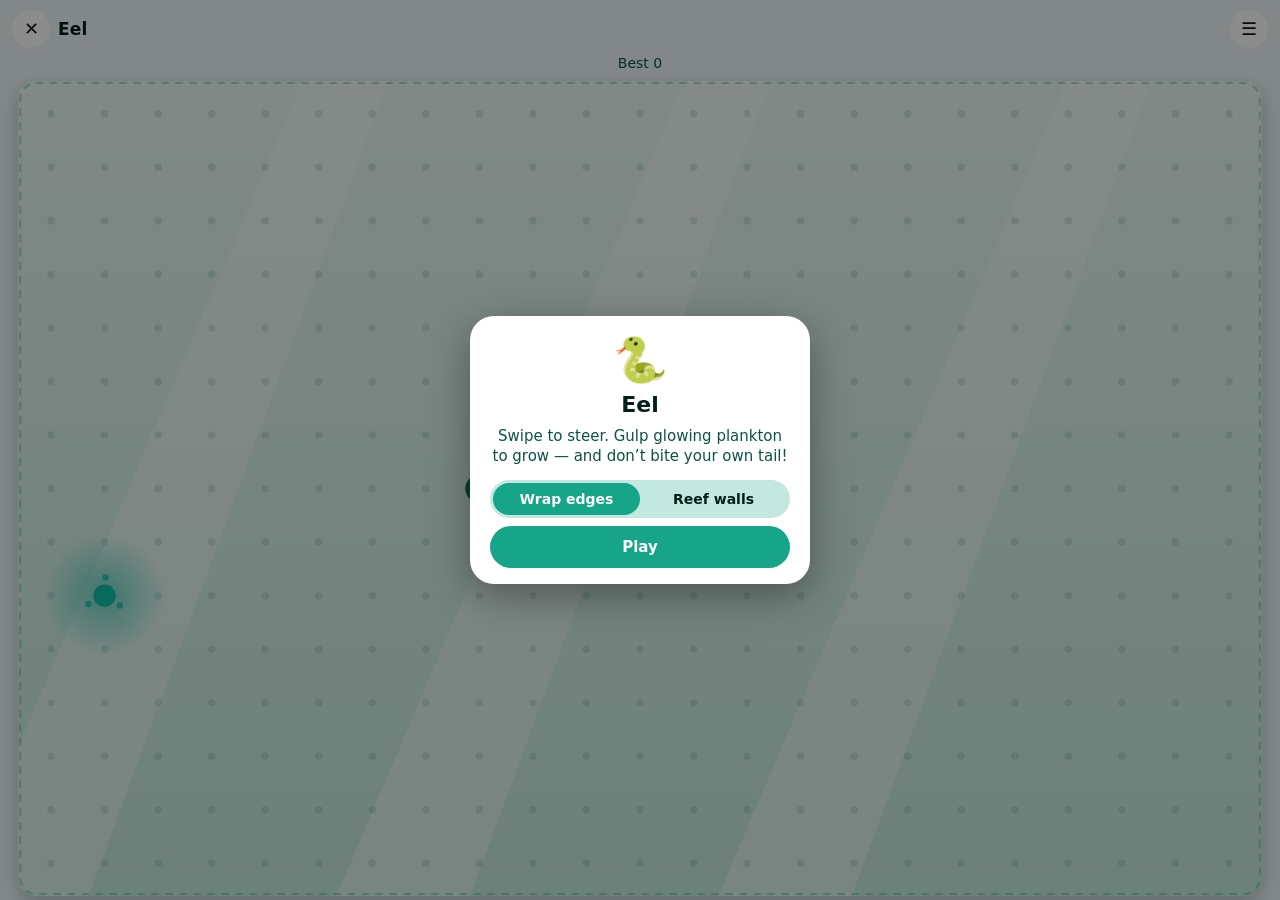
<file: waves/eel/index.html>
<!doctype html><html lang="en"><head><meta charset="utf-8"><meta name="viewport" content="width=device-width,initial-scale=1,maximum-scale=1,user-scalable=no,viewport-fit=cover"><title>Eel</title><style>
*{box-sizing:border-box;-webkit-tap-highlight-color:transparent}
html,body{margin:0;height:100%;overflow:hidden;background:var(--bg);color:var(--fg);font:15px/1.35 system-ui,-apple-system,"Segoe UI",Roboto,sans-serif;user-select:none;-webkit-user-select:none;touch-action:none;overscroll-behavior:none}
:root{--bg:#06202a;--fg:#e8f7fb;--sub:#9cc3cf;--card:#0d3341;--line:#1d4c5c;--acc:#1494B8;--acc2:#6FD3E6;--on:#fff;--good:#3ddc97;--bad:#ff6b6b;--warn:#ffc857}
#k-app{position:fixed;inset:0;display:flex;flex-direction:column;padding:env(safe-area-inset-top) env(safe-area-inset-right) env(safe-area-inset-bottom) env(safe-area-inset-left)}
#k-bar{display:flex;align-items:center;gap:8px;padding:10px 12px 6px;flex:0 0 auto}
#k-bar .t{font-weight:700;font-size:17px;letter-spacing:.2px;flex:1;white-space:nowrap;overflow:hidden;text-overflow:ellipsis}
#k-bar .s{font-variant-numeric:tabular-nums;font-weight:700;background:var(--card);border-radius:999px;padding:4px 12px;min-width:44px;text-align:center}
#k-bar .s:empty{display:none}
.k-ib{width:38px;height:38px;border-radius:50%;border:0;background:var(--card);color:var(--fg);display:grid;place-items:center;font-size:18px;cursor:pointer;flex:0 0 auto}
.k-ib:active{transform:scale(.94)}
#k-status{text-align:center;color:var(--sub);font-size:14px;min-height:20px;padding:0 12px 4px;flex:0 0 auto}
#k-stage{position:relative;flex:1 1 auto;min-height:0}
#k-stage canvas{position:absolute;inset:0;width:100%;height:100%;display:block}
.k-ov{position:fixed;inset:0;display:grid;place-items:center;background:rgba(0,0,0,.45);z-index:50;padding:24px;animation:k-f .18s ease-out}
.k-card{background:var(--card);border-radius:24px;padding:22px 20px 16px;width:min(340px,100%);text-align:center;box-shadow:0 12px 40px rgba(0,0,0,.35)}
.k-card h2{margin:0 0 6px;font-size:22px}
.k-card p{margin:0 0 14px;color:var(--sub)}
.k-card .k-emb{font-size:44px;line-height:1;margin-bottom:8px}
.k-btn{display:block;width:100%;border:0;border-radius:999px;padding:12px 16px;margin:8px 0 0;font:600 15px system-ui,sans-serif;cursor:pointer;background:var(--line);color:var(--fg)}
.k-btn.p{background:var(--acc);color:var(--on)}
.k-btn:active{transform:scale(.98)}
.k-row{display:flex;gap:8px}.k-row .k-btn{flex:1}
.k-toast{position:fixed;left:50%;width:max-content;max-width:calc(100vw - 32px);text-align:center;bottom:calc(24px + env(safe-area-inset-bottom));transform:translateX(-50%);background:var(--card);color:var(--fg);padding:10px 16px;border-radius:999px;z-index:60;box-shadow:0 6px 20px rgba(0,0,0,.3);animation:k-f .2s ease-out;font-weight:600}
.k-seg{display:flex;background:var(--line);border-radius:999px;padding:3px;margin:8px 0 0}
.k-seg button{flex:1;border:0;background:none;color:var(--fg);padding:8px;border-radius:999px;font:600 14px system-ui,sans-serif}
.k-seg button.on{background:var(--acc);color:var(--on)}
.k-chip{display:inline-block;padding:3px 10px;border-radius:999px;background:var(--line);font-size:13px;font-weight:600}
@keyframes k-f{from{opacity:0}to{opacity:1}}
@media (prefers-reduced-motion:reduce){*{animation:none!important;transition:none!important}}
</style></head><body><script>
(function () {
'use strict';
const W = window.Wave || {
version: 1, host: 'dev', ready() {}, info: async () => ({ gameId: 'dev', player: { name: 'You', username: null }, match: null, theme: { dark: !matchMedia('(prefers-color-scheme: light)').matches, accent: '#1494B8' }, reduceMotion: false, locale: navigator.language, best: null }),
submitScore: async (n) => ({ best: n, isBest: true, rank: null }), saveState: async (d) => { try { localStorage.setItem('k-save', JSON.stringify(d)); } catch (e) {} return true; },
loadState: async () => { try { return JSON.parse(localStorage.getItem('k-save')); } catch (e) { return null; } }, haptic() {}, exit() { location.reload(); },
sendMove: async () => ({ seq: 0 }), onMove() {}, endMatch() {}, onPause() {}, onResume() {},
};
const $ = (tag, cls, html) => { const e = document.createElement(tag); if (cls) e.className = cls; if (html != null) e.innerHTML = html; return e; };
const hex = (h) => { h = h.replace('#', ''); return [0, 2, 4].map((i) => parseInt(h.substr(i, 2), 16)); };
const mix = (a, b, t) => { const x = hex(a), y = hex(b); return '#' + x.map((v, i) => Math.round(v + (y[i] - v) * t).toString(16).padStart(2, '0')).join(''); };
let ac = null, readySent = false, pauseCbs = [], resumeCbs = [], opts = {}, ovStack = [];
const K = {
W, $, mix, paused: false, muted: false, reduceMotion: false, info: null, online: null, colors: {},
/** Build the page chrome, apply the host theme, then call cb(info). opts: {title, accent, accent2, score:true, dark:{}, light:{}, onRestart, menuExtra:[{label,on}]} */
async boot(o, cb) {
opts = o || {};
try { K.muted = localStorage.getItem('k-mute') === '1'; } catch (e) {}
let info; try { info = await W.info(); } catch (e) { info = { theme: { dark: true }, player: { name: 'You' }, match: null }; }
K.info = info; K.reduceMotion = !!info.reduceMotion || matchMedia('(prefers-reduced-motion: reduce)').matches;
const dark = info.theme ? info.theme.dark !== false : true;
const acc = opts.accent || '#1494B8', acc2 = opts.accent2 || mix(acc, '#ffffff', 0.45);
const base = dark ? { bg: mix(acc, '#000000', 0.86), card: mix(acc, '#000000', 0.72), line: mix(acc, '#000000', 0.55), fg: '#eef8fb', sub: mix(acc, '#ffffff', 0.62) }
: { bg: mix(acc, '#ffffff', 0.92), card: '#ffffff', line: mix(acc, '#ffffff', 0.74), fg: mix(acc, '#000000', 0.82), sub: mix(acc, '#000000', 0.5) };
const c = Object.assign(base, dark ? opts.dark : opts.light, { acc, acc2, on: '#ffffff', good: dark ? '#3ddc97' : '#16a36a', bad: dark ? '#ff6b6b' : '#d93c3c', warn: '#f5b83d', dark });
K.colors = c;
const r = document.documentElement.style;
for (const k of ['bg', 'fg', 'sub', 'card', 'line', 'acc', 'acc2', 'on', 'good', 'bad', 'warn']) r.setProperty('--' + k, c[k]);
document.title = opts.title || 'Game';
const app = $('div'); app.id = 'k-app';
const bar = $('div'); bar.id = 'k-bar';
const back = $('button', 'k-ib', '&#x2715;'); back.setAttribute('aria-label', 'Close'); back.onclick = () => K.exit();
const t = $('div', 't'); t.textContent = opts.title || '';
const s = $('div', 's'); s.id = 'k-score';
const m = $('button', 'k-ib', '&#9776;'); m.setAttribute('aria-label', 'Menu'); m.onclick = () => K.pauseMenu();
bar.append(back, t, s, m);
const st = $('div'); st.id = 'k-status';
const stage = $('div'); stage.id = 'k-stage';
app.append(bar, st, stage); document.body.append(app);
K.stage = stage;
if (info.match) {
const m = info.match;
K.online = {
seat: m.you, players: m.players, id: m.id, over: m.status === 'over', winner: m.winner,
name: (seat) => (m.players[seat] && (m.players[seat].name || m.players[seat].username)) || (seat === m.you ? 'You' : 'Friend'),
onMove(cb) { W.onMove(cb); },
send(mv) { return W.sendMove(mv); },
end(winner, text) { K.online.over = true; W.endMatch({ winner, text }); },
};
}
W.onPause(() => { K.paused = true; pauseCbs.forEach((f) => f()); });
W.onResume(() => { K.paused = false; resumeCbs.forEach((f) => f()); });
document.addEventListener('visibilitychange', () => { if (document.hidden) { K.paused = true; pauseCbs.forEach((f) => f()); } });
cb && cb(info);
},
/** Boot options can't see functions declared inside the boot callback: games register them here (Kit.hooks = [fn…]) and the options call Kit.hook(i). */
hooks: [], hook(i) { const f = K.hooks[i]; if (f) f(); },
ready() { if (!readySent) { readySent = true; W.ready(); } },
onPause(f) { pauseCbs.push(f); }, onResume(f) { resumeCbs.push(f); },
title(t) { document.querySelector('#k-bar .t').textContent = t; },
status(t) { document.getElementById('k-status').textContent = t == null ? '' : t; },
score(n) { document.getElementById('k-score').textContent = n == null ? '' : String(n); },
submit(n) { return W.submitScore(n).catch(() => null); },
save(d) { return W.saveState(d).catch(() => false); },
load() { return W.loadState().catch(() => null); },
haptic(k) { try { W.haptic(k || 'tap'); } catch (e) {} },
exit() { if (opts.onExit && opts.onExit() === false) return; W.exit(); },
/** Canvas filling the stage; cv.w/h are CSS px. Calls onResize(w,h) on every size change. */
canvas(onResize) {
const cv = $('canvas'); K.stage.append(cv);
const ctx = cv.getContext('2d'); const o = { cv, ctx, w: 1, h: 1, dpr: 1 };
const fit = (cb) => {
const r = K.stage.getBoundingClientRect(); const d = Math.min(3, window.devicePixelRatio || 1);
o.w = Math.max(1, r.width); o.h = Math.max(1, r.height); o.dpr = d;
cv.width = Math.round(o.w * d); cv.height = Math.round(o.h * d); ctx.setTransform(d, 0, 0, d, 0, 0);
cb && onResize && onResize(o.w, o.h);
};
fit(false); new ResizeObserver(() => fit(true)).observe(K.stage);   // sizes now; onResize only from the observer (after your setup ran)
return o;
},
/** rAF loop: fn(dt seconds, capped 1/20). Skips frames while paused. Returns stop(). */
loop(fn) {
let last = 0, on = true;
const f = (t) => { if (!on) return; const dt = last ? Math.min(0.05, (t - last) / 1000) : 0; last = t; if (!K.paused) fn(dt, t); requestAnimationFrame(f); };
requestAnimationFrame(f); return () => { on = false; };
},
/** Pointer helper with stage-relative CSS px. h = {down(x,y,e), move(x,y,e), up(x,y,e)} */
pointer(el, h) {
let id = null;
const p = (e) => { const r = el.getBoundingClientRect(); return [e.clientX - r.left, e.clientY - r.top]; };
el.addEventListener('pointerdown', (e) => { if (id !== null) return; id = e.pointerId; try { el.setPointerCapture(id); } catch (x) {} K.unlockAudio(); h.down && h.down(...p(e), e); });
el.addEventListener('pointermove', (e) => { if (e.pointerId === id || (id === null && h.hover)) (id === null ? h.hover : h.move) && (id === null ? h.hover : h.move)(...p(e), e); });
const end = (e) => { if (e.pointerId !== id) return; id = null; h.up && h.up(...p(e), e); };
el.addEventListener('pointerup', end); el.addEventListener('pointercancel', end);
},
/** Overlay card. o = {emoji, title, text, html, buttons:[{label, primary, on, keep}], dismiss} → close() */
menu(o) {
const ov = $('div', 'k-ov'); const card = $('div', 'k-card');
if (o.emoji) card.append($('div', 'k-emb', o.emoji));
if (o.title) { const h = $('h2'); h.textContent = o.title; card.append(h); }
if (o.text) { const p = $('p'); p.textContent = o.text; card.append(p); }
if (o.html) card.append(typeof o.html === 'string' ? $('div', '', o.html) : o.html);
const close = () => { ov.remove(); ovStack = ovStack.filter((x) => x !== close); };
for (const b of o.buttons || []) {
const e = $('button', 'k-btn' + (b.primary ? ' p' : '')); e.textContent = b.label;
e.onclick = () => { K.sfx('tap'); if (!b.keep) close(); b.on && b.on(); }; card.append(e);
}
if (o.dismiss) ov.onclick = (e) => { if (e.target === ov) close(); };
ov.append(card); document.body.append(ov); ovStack.push(close); return close;
},
closeMenus() { ovStack.slice().forEach((f) => f()); },
pauseMenu() {
K.paused = true; pauseCbs.forEach((f) => f());
const resume = () => { K.paused = false; resumeCbs.forEach((f) => f()); };
K.menu({ title: 'Paused', buttons: [
{ label: 'Resume', primary: true, on: resume },
...(opts.onRestart && !K.online ? [{ label: 'Restart', on: () => { K.paused = false; opts.onRestart(); } }] : []),
...((opts.menuExtra || []).map((b) => ({ label: b.label, on: () => { K.paused = false; b.on(); } }))),
{ label: K.muted ? 'Sound: off' : 'Sound: on', on: () => { K.muted = !K.muted; try { localStorage.setItem('k-mute', K.muted ? '1' : '0'); } catch (e) {} resume(); } },
{ label: 'Exit game', on: () => K.exit() },
] });
},
toast(t, ms) { const e = $('div', 'k-toast'); e.textContent = t; document.body.append(e); setTimeout(() => e.remove(), ms || 1600); },
unlockAudio() { if (!ac) { try { ac = new (window.AudioContext || window.webkitAudioContext)(); } catch (e) {} } if (ac && ac.state === 'suspended') ac.resume(); },
/** Tiny synthesized sounds: tap pop good bad win lose bounce drop */
sfx(name) {
if (K.muted) return; K.unlockAudio(); if (!ac) return;
const S = { tap: [[660, 0.04, 'sine', 0.08]], pop: [[520, 0.05, 'triangle', 0.12], [880, 0.05, 'triangle', 0.08]], good: [[660, 0.07, 'sine', 0.12], [990, 0.09, 'sine', 0.1]],
bad: [[220, 0.12, 'sawtooth', 0.07], [160, 0.14, 'sawtooth', 0.06]], win: [[523, 0.1, 'triangle', 0.12], [659, 0.1, 'triangle', 0.12], [784, 0.1, 'triangle', 0.12], [1046, 0.2, 'triangle', 0.12]],
lose: [[392, 0.14, 'triangle', 0.1], [330, 0.14, 'triangle', 0.1], [262, 0.24, 'triangle', 0.1]], bounce: [[440, 0.03, 'square', 0.05]], drop: [[300, 0.06, 'sine', 0.14], [180, 0.08, 'sine', 0.1]] }[name] || [];
let t = ac.currentTime;
for (const [f, d, type, v] of S) {
const o = ac.createOscillator(), g = ac.createGain(); o.type = type; o.frequency.value = f;
g.gain.setValueAtTime(v, t); g.gain.exponentialRampToValueAtTime(0.0001, t + d); o.connect(g).connect(ac.destination); o.start(t); o.stop(t + d + 0.02); t += d * 0.9;
}
},
rand: (a, b) => a + Math.random() * (b - a),
ri: (a, b) => Math.floor(a + Math.random() * (b - a + 1)),
shuffle(a) { for (let i = a.length - 1; i > 0; i--) { const j = Math.floor(Math.random() * (i + 1)); [a[i], a[j]] = [a[j], a[i]]; } return a; },
rr(ctx, x, y, w, h, r) { r = Math.min(r, w / 2, h / 2); ctx.beginPath(); ctx.moveTo(x + r, y); ctx.arcTo(x + w, y, x + w, y + h, r); ctx.arcTo(x + w, y + h, x, y + h, r); ctx.arcTo(x, y + h, x, y, r); ctx.arcTo(x, y, x + w, y, r); ctx.closePath(); },
/** Standard mode picker for 2-player board games. modes: subset of ['cpu','local'] (online is automatic). */
pickMode(o, cb) {
if (K.online) { cb('online'); return; }
const b = [];
if (o.modes.includes('cpu')) b.push({ label: o.cpuLabel || 'Play the computer', primary: true, on: () => cb('cpu') });
if (o.modes.includes('local')) b.push({ label: 'Two players, this phone', primary: !o.modes.includes('cpu'), on: () => cb('local') });
if (o.online) b.push({ label: 'Challenge a friend online', on: () => K.menu({ emoji: '💬', title: 'Play a friend', text: 'Close the game, tap “Challenge a friend” on its page, then pick a chat. Moves arrive in that chat.', buttons: [{ label: 'OK', primary: true, on: () => K.pickMode(o, cb) }] }) });
K.menu({ emoji: o.emoji, title: o.title, text: o.text, buttons: b });
},
};
window.Kit = K;
})();
</script><script>
Kit.boot({ title: 'Eel', accent: '#17A589', onRestart: () => Kit.hook(0)}, (info) => {
Kit.hooks = [() => start()];
const C = Kit.colors, D = C.dark, RM = Kit.reduceMotion;
const g = Kit.canvas(() => draw());
const P = D ? { w0: '#05231d', w1: '#0a3a30', dot: 'rgba(120,255,220,.11)', head: '#3be0b0', tail: '#0f6b58', spot: '#c8fff0', food: '#9dffe6', gold: '#ffc94d', wall: '#e0806a', ray: 'rgba(160,255,230,.05)' }
: { w0: '#e8f8f2', w1: '#c4eadc', dot: 'rgba(10,90,70,.13)', head: '#14a37f', tail: '#0b5d4b', spot: '#e8fff7', food: '#10bfa8', gold: '#f09a10', wall: '#d9694f', ray: 'rgba(255,255,255,.35)' };
const ha = (h, a) => { const n = parseInt(h.slice(1), 16); return `rgba(${n >> 16},${(n >> 8) & 255},${n & 255},${a})`; };
const ov = () => document.querySelector('.k-ov');
let cols = 15, rows = 24, body = [], prev = [], dir = [1, 0], queue = [], grow = 0, food = null, gold = null;
let score = 0, best = info.best || 0, eaten = 0, state = 'menu', acc = 0, step = 0.15, wrap = true, hold = 0, dead = 0, t = 0, parts = [];
const geo = () => { const c = Math.min((g.w - 20) / cols, (g.h - 20) / rows); return { c, x: (g.w - c * cols) / 2, y: (g.h - c * rows) / 2 }; };
const at = (p, q) => p && q && p[0] === q[0] && p[1] === q[1];
function free() {
for (let n = 0; n < 600; n++) {
const p = [Kit.ri(0, cols - 1), Kit.ri(0, rows - 1)];
if (!body.some((b) => at(b, p)) && !at(food, p) && !(gold && at(gold.p, p))) return p;
}
return null;
}
function size() {
const s = Math.max(24, Math.min(g.w - 20, g.h - 20) / 15);
cols = Math.max(10, Math.floor((g.w - 20) / s)); rows = Math.max(10, Math.floor((g.h - 20) / s));
}
function place() {
const cy = Math.floor(rows / 2), cx = Math.floor(cols / 2) - 1;
body = [[cx, cy], [cx - 1, cy], [cx - 2, cy]]; prev = body.map((p) => p.slice()); dir = [1, 0];
}
function start() {
Kit.paused = false; Kit.closeMenus(); size(); place();
queue = []; grow = 2; score = 0; eaten = 0; acc = 0; step = 0.15; gold = null; food = null; parts = [];
food = free(); state = 'play'; hold = 0.8; Kit.score(0);
Kit.status(wrap ? 'Open sea · the edges wrap around' : 'Reef walls · don’t bump the edges');
Kit.save({ wrap });
}
function turn(d) {
const l = queue.length ? queue[queue.length - 1] : dir;
if ((d[0] === l[0] && d[1] === l[1]) || (d[0] === -l[0] && d[1] === -l[1])) return;
if (queue.length < 2) queue.push(d);
}
function tick() {
if (queue.length) dir = queue.shift();
let h = [body[0][0] + dir[0], body[0][1] + dir[1]];
if (wrap) h = [(h[0] + cols) % cols, (h[1] + rows) % rows];
else if (h[0] < 0 || h[1] < 0 || h[0] >= cols || h[1] >= rows) return die();
const n = body.length - (grow ? 0 : 1);
for (let i = 0; i < n; i++) if (at(body[i], h)) return die();
prev = body.map((p) => p.slice()); body.unshift(h);
if (grow) grow--; else body.pop();
if (at(food, h)) { eat(1, h); food = free(); }
if (gold && at(gold.p, h)) { gold = null; eat(5, h); }
}
function eat(v, p) {
score += v; eaten++; grow += v > 1 ? 3 : 1; step = Math.max(0.062, 0.15 - eaten * 0.0026);
Kit.score(score); Kit.sfx(v > 1 ? 'good' : 'pop'); Kit.haptic('light');
if (!RM) for (let i = 0; i < 12; i++) { const a = Math.random() * 6.283, s = Kit.rand(1.5, 5); parts.push({ x: p[0] + 0.5, y: p[1] + 0.5, vx: Math.cos(a) * s, vy: Math.sin(a) * s, l: 0.5, c: v > 1 ? P.gold : P.food }); }
if (!gold && eaten % 8 === 0) { const q = free(); if (q) gold = { p: q, t: 7 }; }
}
function die() {
state = 'dead'; dead = 0; prev = body.map((p) => p.slice());
Kit.sfx('lose'); Kit.haptic('error');
const isBest = score > best; best = Math.max(best, score); Kit.submit(score);
setTimeout(() => { if (state === 'dead') menu(true, isBest); }, 900);
}
function menu(over, isBest) {
const seg = Kit.$('div', 'k-seg');
for (const [lab, v] of [['Wrap edges', true], ['Reef walls', false]]) {
const b = Kit.$('button', wrap === v ? 'on' : ''); b.textContent = lab;
b.onclick = () => { wrap = v; for (const x of seg.children) x.className = x === b ? 'on' : ''; Kit.sfx('tap'); };
seg.append(b);
}
Kit.menu({
emoji: over ? (isBest ? '🏆' : '🌊') : '🐍', title: over ? (isBest ? 'New best!' : 'Eel down') : 'Eel',
text: over ? `Score ${score} · Best ${best}` : 'Swipe to steer. Gulp glowing plankton to grow — and don’t bite your own tail!',
html: seg, buttons: [{ label: over ? 'Play again' : 'Play', primary: true, on: start }],
});
}
function draw() {
if (!body.length) return;
const { ctx } = g, { c, x: ox, y: oy } = geo(), W = c * cols, H = c * rows;
ctx.clearRect(0, 0, g.w, g.h);
ctx.save(); ctx.shadowColor = 'rgba(0,0,0,.22)'; ctx.shadowBlur = 18; ctx.shadowOffsetY = 6;
const gr = ctx.createLinearGradient(0, oy, 0, oy + H); gr.addColorStop(0, P.w0); gr.addColorStop(1, P.w1);
ctx.fillStyle = gr; Kit.rr(ctx, ox - 6, oy - 6, W + 12, H + 12, 18); ctx.fill(); ctx.restore();
ctx.save(); Kit.rr(ctx, ox - 6, oy - 6, W + 12, H + 12, 18); ctx.clip();
ctx.fillStyle = P.ray;
for (let i = 0; i < 4; i++) {
const sx = ox + (((i * 0.31 + (RM ? 0 : t * 0.012)) % 1.3) - 0.1) * W;
ctx.beginPath(); ctx.moveTo(sx, oy - 6); ctx.lineTo(sx + c * 1.6, oy - 6); ctx.lineTo(sx - c * 4, oy + H + 6); ctx.lineTo(sx - c * 6.5, oy + H + 6); ctx.fill();
}
ctx.fillStyle = P.dot; ctx.beginPath();
for (let i = 0; i < cols; i++) for (let j = 0; j < rows; j++) { const px = ox + (i + 0.5) * c, py = oy + (j + 0.5) * c; ctx.moveTo(px + c * 0.07, py); ctx.arc(px, py, c * 0.07, 0, 6.283); }
ctx.fill(); ctx.restore();
if (!wrap) { ctx.strokeStyle = P.wall; ctx.lineWidth = 4; Kit.rr(ctx, ox - 4, oy - 4, W + 8, H + 8, 16); ctx.stroke(); }
else { ctx.strokeStyle = ha(P.head, 0.35); ctx.lineWidth = 2; ctx.setLineDash([6, 8]); Kit.rr(ctx, ox - 4, oy - 4, W + 8, H + 8, 16); ctx.stroke(); ctx.setLineDash([]); }
const X = (p) => ox + (p[0] + 0.5) * c, Y = (p) => oy + (p[1] + 0.5) * c;
const glow = (px, py, col, r) => { const rg = ctx.createRadialGradient(px, py, 0, px, py, r); rg.addColorStop(0, ha(col, 0.55)); rg.addColorStop(1, ha(col, 0)); ctx.fillStyle = rg; ctx.beginPath(); ctx.arc(px, py, r, 0, 6.283); ctx.fill(); };
if (food) {
const px = X(food), py = Y(food), pu = RM ? 1 : 1 + Math.sin(t * 5) * 0.12;
glow(px, py, P.food, c * 1.1 * pu);
ctx.fillStyle = P.food; ctx.beginPath(); ctx.arc(px, py, c * 0.2 * pu, 0, 6.283); ctx.fill();
ctx.fillStyle = ha(P.food, 0.8);
for (let k = 0; k < 3; k++) { const a = (RM ? 0 : t * 2) + k * 2.094; ctx.beginPath(); ctx.arc(px + Math.cos(a) * c * 0.34, py + Math.sin(a) * c * 0.34, c * 0.06, 0, 6.283); ctx.fill(); }
}
if (gold && (gold.t > 2 || Math.floor(t * 8) % 2)) {
const px = X(gold.p), py = Y(gold.p), r = c * 0.42;
glow(px, py, P.gold, c * 1.3);
ctx.fillStyle = P.gold; ctx.beginPath();
for (let k = 0; k < 10; k++) { const a = -Math.PI / 2 + k * Math.PI / 5 + (RM ? 0 : t), rr = k % 2 ? r * 0.45 : r; ctx.lineTo(px + Math.cos(a) * rr, py + Math.sin(a) * rr); }
ctx.fill();
}
const f = Math.min(1, acc / step);
const pts = body.map((b, i) => { const p = prev[i] || b; return Math.abs(p[0] - b[0]) > 1 || Math.abs(p[1] - b[1]) > 1 ? b : [p[0] + (b[0] - p[0]) * f, p[1] + (b[1] - p[1]) * f]; });
const n = pts.length, flash = state === 'dead' && dead % 0.3 < 0.15;
ctx.lineCap = 'round';
for (let i = n - 1; i >= 0; i--) {
const a = pts[i], k = i / n, col = flash ? C.bad : Kit.mix(P.head, P.tail, k), w = c * (0.8 - 0.42 * k);
ctx.fillStyle = col; ctx.beginPath(); ctx.arc(X(a), Y(a), w / 2, 0, 6.283); ctx.fill();
const b = pts[i - 1];
if (b && Math.abs(a[0] - b[0]) < 1.5 && Math.abs(a[1] - b[1]) < 1.5) { ctx.strokeStyle = col; ctx.lineWidth = w; ctx.beginPath(); ctx.moveTo(X(a), Y(a)); ctx.lineTo(X(b), Y(b)); ctx.stroke(); }
if (i % 3 === 2) { ctx.fillStyle = ha(P.spot, 0.45); ctx.beginPath(); ctx.arc(X(a), Y(a), c * 0.09, 0, 6.283); ctx.fill(); }
}
const hx = X(pts[0]), hy = Y(pts[0]), d = dir, q = [-d[1], d[0]];
ctx.fillStyle = flash ? C.bad : P.head; ctx.beginPath(); ctx.arc(hx, hy, c * 0.46, 0, 6.283); ctx.fill();
for (const s of [1, -1]) {
const ex = hx + d[0] * c * 0.14 + q[0] * c * 0.2 * s, ey = hy + d[1] * c * 0.14 + q[1] * c * 0.2 * s;
ctx.fillStyle = '#fff'; ctx.beginPath(); ctx.arc(ex, ey, c * 0.12, 0, 6.283); ctx.fill();
ctx.fillStyle = '#0a2a24'; ctx.beginPath(); ctx.arc(ex + d[0] * c * 0.04, ey + d[1] * c * 0.04, c * 0.06, 0, 6.283); ctx.fill();
}
for (const p of parts) { ctx.globalAlpha = Math.max(0, p.l * 2); ctx.fillStyle = p.c; ctx.beginPath(); ctx.arc(ox + p.x * c, oy + p.y * c, c * 0.08, 0, 6.283); ctx.fill(); }
ctx.globalAlpha = 1;
if (state === 'play' && hold > 0) {
ctx.fillStyle = ha(D ? '#000000' : '#ffffff', 0.35); Kit.rr(ctx, g.w / 2 - 70, g.h / 2 - 26, 140, 52, 26); ctx.fill();
ctx.fillStyle = C.fg; ctx.font = '700 22px system-ui,sans-serif'; ctx.textAlign = 'center'; ctx.textBaseline = 'middle'; ctx.fillText('Ready…', g.w / 2, g.h / 2);
}
}
let sx = 0, sy = 0, moved = false;
Kit.pointer(g.cv, {
down(x, y) { sx = x; sy = y; moved = false; },
move(x, y) {
const dx = x - sx, dy = y - sy;
if (state === 'play' && Math.hypot(dx, dy) > 22) { turn(Math.abs(dx) > Math.abs(dy) ? [Math.sign(dx), 0] : [0, Math.sign(dy)]); sx = x; sy = y; moved = true; }
},
up(x, y) {
if (moved || state !== 'play' || Math.hypot(x - sx, y - sy) > 14) return;
const { c, x: ox, y: oy } = geo(), hx = ox + (body[0][0] + 0.5) * c, hy = oy + (body[0][1] + 0.5) * c;
turn(dir[0] ? [0, y < hy ? -1 : 1] : [x < hx ? -1 : 1, 0]);
},
});
addEventListener('keydown', (e) => {
const k = { ArrowUp: [0, -1], ArrowDown: [0, 1], ArrowLeft: [-1, 0], ArrowRight: [1, 0], w: [0, -1], s: [0, 1], a: [-1, 0], d: [1, 0] }[e.key];
if (ov()) return;
if (k && state === 'play' && !Kit.paused) { turn(k); e.preventDefault(); }
else if (e.key === 'Escape' && state === 'play') Kit.pauseMenu();
});
Kit.onPause(() => setTimeout(() => { if (Kit.paused && state === 'play' && !ov()) Kit.pauseMenu(); }, 0));
Kit.onResume(() => { if (ov()) Kit.paused = true; else hold = 0.8; });
Kit.loop((dt) => {
t += dt;
if (state === 'play') {
if (hold > 0) hold -= dt;
else {
acc += dt;
while (acc >= step && state === 'play') { acc -= step; tick(); }
if (gold && (gold.t -= dt) <= 0) gold = null;
}
} else if (state === 'dead') dead += dt;
for (const p of parts) { p.x += p.vx * dt; p.y += p.vy * dt; p.l -= dt; }
if (parts.length) parts = parts.filter((p) => p.l > 0);
draw();
});
size(); place(); food = free(); draw(); Kit.ready();
Kit.status(`Best ${best}`);
menu(false);
Kit.load().then((s) => {
if (!s || typeof s.wrap !== 'boolean') return;
wrap = s.wrap; document.querySelectorAll('.k-seg button').forEach((b, i) => { b.className = (i === 0) === wrap ? 'on' : ''; });
});
});
</script></body></html>
</file>
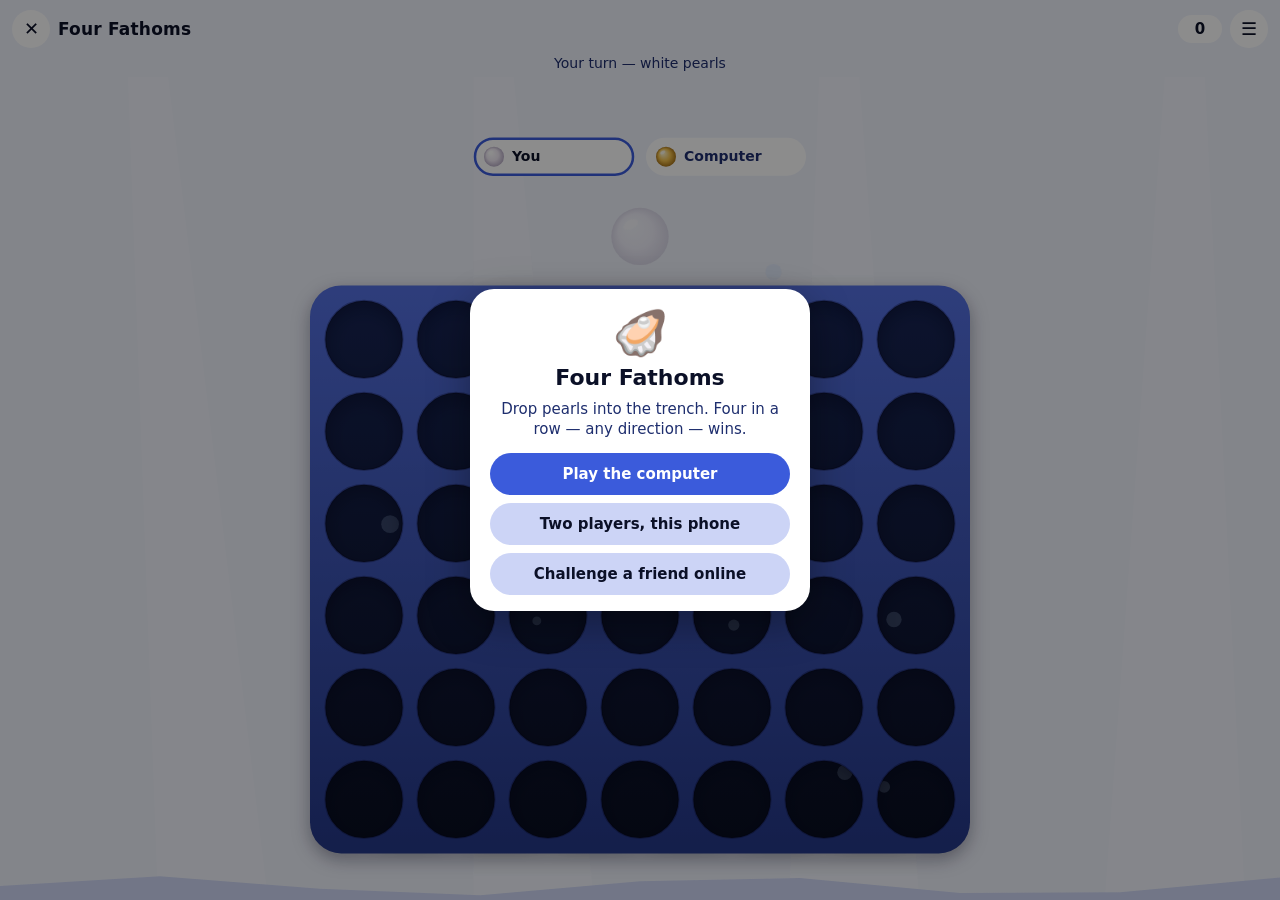
<file: waves/fathoms/index.html>
<!doctype html><html lang="en"><head><meta charset="utf-8"><meta name="viewport" content="width=device-width,initial-scale=1,maximum-scale=1,user-scalable=no,viewport-fit=cover"><title>Four Fathoms</title><style>
*{box-sizing:border-box;-webkit-tap-highlight-color:transparent}
html,body{margin:0;height:100%;overflow:hidden;background:var(--bg);color:var(--fg);font:15px/1.35 system-ui,-apple-system,"Segoe UI",Roboto,sans-serif;user-select:none;-webkit-user-select:none;touch-action:none;overscroll-behavior:none}
:root{--bg:#06202a;--fg:#e8f7fb;--sub:#9cc3cf;--card:#0d3341;--line:#1d4c5c;--acc:#1494B8;--acc2:#6FD3E6;--on:#fff;--good:#3ddc97;--bad:#ff6b6b;--warn:#ffc857}
#k-app{position:fixed;inset:0;display:flex;flex-direction:column;padding:env(safe-area-inset-top) env(safe-area-inset-right) env(safe-area-inset-bottom) env(safe-area-inset-left)}
#k-bar{display:flex;align-items:center;gap:8px;padding:10px 12px 6px;flex:0 0 auto}
#k-bar .t{font-weight:700;font-size:17px;letter-spacing:.2px;flex:1;white-space:nowrap;overflow:hidden;text-overflow:ellipsis}
#k-bar .s{font-variant-numeric:tabular-nums;font-weight:700;background:var(--card);border-radius:999px;padding:4px 12px;min-width:44px;text-align:center}
#k-bar .s:empty{display:none}
.k-ib{width:38px;height:38px;border-radius:50%;border:0;background:var(--card);color:var(--fg);display:grid;place-items:center;font-size:18px;cursor:pointer;flex:0 0 auto}
.k-ib:active{transform:scale(.94)}
#k-status{text-align:center;color:var(--sub);font-size:14px;min-height:20px;padding:0 12px 4px;flex:0 0 auto}
#k-stage{position:relative;flex:1 1 auto;min-height:0}
#k-stage canvas{position:absolute;inset:0;width:100%;height:100%;display:block}
.k-ov{position:fixed;inset:0;display:grid;place-items:center;background:rgba(0,0,0,.45);z-index:50;padding:24px;animation:k-f .18s ease-out}
.k-card{background:var(--card);border-radius:24px;padding:22px 20px 16px;width:min(340px,100%);text-align:center;box-shadow:0 12px 40px rgba(0,0,0,.35)}
.k-card h2{margin:0 0 6px;font-size:22px}
.k-card p{margin:0 0 14px;color:var(--sub)}
.k-card .k-emb{font-size:44px;line-height:1;margin-bottom:8px}
.k-btn{display:block;width:100%;border:0;border-radius:999px;padding:12px 16px;margin:8px 0 0;font:600 15px system-ui,sans-serif;cursor:pointer;background:var(--line);color:var(--fg)}
.k-btn.p{background:var(--acc);color:var(--on)}
.k-btn:active{transform:scale(.98)}
.k-row{display:flex;gap:8px}.k-row .k-btn{flex:1}
.k-toast{position:fixed;left:50%;width:max-content;max-width:calc(100vw - 32px);text-align:center;bottom:calc(24px + env(safe-area-inset-bottom));transform:translateX(-50%);background:var(--card);color:var(--fg);padding:10px 16px;border-radius:999px;z-index:60;box-shadow:0 6px 20px rgba(0,0,0,.3);animation:k-f .2s ease-out;font-weight:600}
.k-seg{display:flex;background:var(--line);border-radius:999px;padding:3px;margin:8px 0 0}
.k-seg button{flex:1;border:0;background:none;color:var(--fg);padding:8px;border-radius:999px;font:600 14px system-ui,sans-serif}
.k-seg button.on{background:var(--acc);color:var(--on)}
.k-chip{display:inline-block;padding:3px 10px;border-radius:999px;background:var(--line);font-size:13px;font-weight:600}
@keyframes k-f{from{opacity:0}to{opacity:1}}
@media (prefers-reduced-motion:reduce){*{animation:none!important;transition:none!important}}
</style></head><body><script>
(function () {
'use strict';
const W = window.Wave || {
version: 1, host: 'dev', ready() {}, info: async () => ({ gameId: 'dev', player: { name: 'You', username: null }, match: null, theme: { dark: !matchMedia('(prefers-color-scheme: light)').matches, accent: '#1494B8' }, reduceMotion: false, locale: navigator.language, best: null }),
submitScore: async (n) => ({ best: n, isBest: true, rank: null }), saveState: async (d) => { try { localStorage.setItem('k-save', JSON.stringify(d)); } catch (e) {} return true; },
loadState: async () => { try { return JSON.parse(localStorage.getItem('k-save')); } catch (e) { return null; } }, haptic() {}, exit() { location.reload(); },
sendMove: async () => ({ seq: 0 }), onMove() {}, endMatch() {}, onPause() {}, onResume() {},
};
const $ = (tag, cls, html) => { const e = document.createElement(tag); if (cls) e.className = cls; if (html != null) e.innerHTML = html; return e; };
const hex = (h) => { h = h.replace('#', ''); return [0, 2, 4].map((i) => parseInt(h.substr(i, 2), 16)); };
const mix = (a, b, t) => { const x = hex(a), y = hex(b); return '#' + x.map((v, i) => Math.round(v + (y[i] - v) * t).toString(16).padStart(2, '0')).join(''); };
let ac = null, readySent = false, pauseCbs = [], resumeCbs = [], opts = {}, ovStack = [];
const K = {
W, $, mix, paused: false, muted: false, reduceMotion: false, info: null, online: null, colors: {},
/** Build the page chrome, apply the host theme, then call cb(info). opts: {title, accent, accent2, score:true, dark:{}, light:{}, onRestart, menuExtra:[{label,on}]} */
async boot(o, cb) {
opts = o || {};
try { K.muted = localStorage.getItem('k-mute') === '1'; } catch (e) {}
let info; try { info = await W.info(); } catch (e) { info = { theme: { dark: true }, player: { name: 'You' }, match: null }; }
K.info = info; K.reduceMotion = !!info.reduceMotion || matchMedia('(prefers-reduced-motion: reduce)').matches;
const dark = info.theme ? info.theme.dark !== false : true;
const acc = opts.accent || '#1494B8', acc2 = opts.accent2 || mix(acc, '#ffffff', 0.45);
const base = dark ? { bg: mix(acc, '#000000', 0.86), card: mix(acc, '#000000', 0.72), line: mix(acc, '#000000', 0.55), fg: '#eef8fb', sub: mix(acc, '#ffffff', 0.62) }
: { bg: mix(acc, '#ffffff', 0.92), card: '#ffffff', line: mix(acc, '#ffffff', 0.74), fg: mix(acc, '#000000', 0.82), sub: mix(acc, '#000000', 0.5) };
const c = Object.assign(base, dark ? opts.dark : opts.light, { acc, acc2, on: '#ffffff', good: dark ? '#3ddc97' : '#16a36a', bad: dark ? '#ff6b6b' : '#d93c3c', warn: '#f5b83d', dark });
K.colors = c;
const r = document.documentElement.style;
for (const k of ['bg', 'fg', 'sub', 'card', 'line', 'acc', 'acc2', 'on', 'good', 'bad', 'warn']) r.setProperty('--' + k, c[k]);
document.title = opts.title || 'Game';
const app = $('div'); app.id = 'k-app';
const bar = $('div'); bar.id = 'k-bar';
const back = $('button', 'k-ib', '&#x2715;'); back.setAttribute('aria-label', 'Close'); back.onclick = () => K.exit();
const t = $('div', 't'); t.textContent = opts.title || '';
const s = $('div', 's'); s.id = 'k-score';
const m = $('button', 'k-ib', '&#9776;'); m.setAttribute('aria-label', 'Menu'); m.onclick = () => K.pauseMenu();
bar.append(back, t, s, m);
const st = $('div'); st.id = 'k-status';
const stage = $('div'); stage.id = 'k-stage';
app.append(bar, st, stage); document.body.append(app);
K.stage = stage;
if (info.match) {
const m = info.match;
K.online = {
seat: m.you, players: m.players, id: m.id, over: m.status === 'over', winner: m.winner,
name: (seat) => (m.players[seat] && (m.players[seat].name || m.players[seat].username)) || (seat === m.you ? 'You' : 'Friend'),
onMove(cb) { W.onMove(cb); },
send(mv) { return W.sendMove(mv); },
end(winner, text) { K.online.over = true; W.endMatch({ winner, text }); },
};
}
W.onPause(() => { K.paused = true; pauseCbs.forEach((f) => f()); });
W.onResume(() => { K.paused = false; resumeCbs.forEach((f) => f()); });
document.addEventListener('visibilitychange', () => { if (document.hidden) { K.paused = true; pauseCbs.forEach((f) => f()); } });
cb && cb(info);
},
/** Boot options can't see functions declared inside the boot callback: games register them here (Kit.hooks = [fn…]) and the options call Kit.hook(i). */
hooks: [], hook(i) { const f = K.hooks[i]; if (f) f(); },
ready() { if (!readySent) { readySent = true; W.ready(); } },
onPause(f) { pauseCbs.push(f); }, onResume(f) { resumeCbs.push(f); },
title(t) { document.querySelector('#k-bar .t').textContent = t; },
status(t) { document.getElementById('k-status').textContent = t == null ? '' : t; },
score(n) { document.getElementById('k-score').textContent = n == null ? '' : String(n); },
submit(n) { return W.submitScore(n).catch(() => null); },
save(d) { return W.saveState(d).catch(() => false); },
load() { return W.loadState().catch(() => null); },
haptic(k) { try { W.haptic(k || 'tap'); } catch (e) {} },
exit() { if (opts.onExit && opts.onExit() === false) return; W.exit(); },
/** Canvas filling the stage; cv.w/h are CSS px. Calls onResize(w,h) on every size change. */
canvas(onResize) {
const cv = $('canvas'); K.stage.append(cv);
const ctx = cv.getContext('2d'); const o = { cv, ctx, w: 1, h: 1, dpr: 1 };
const fit = (cb) => {
const r = K.stage.getBoundingClientRect(); const d = Math.min(3, window.devicePixelRatio || 1);
o.w = Math.max(1, r.width); o.h = Math.max(1, r.height); o.dpr = d;
cv.width = Math.round(o.w * d); cv.height = Math.round(o.h * d); ctx.setTransform(d, 0, 0, d, 0, 0);
cb && onResize && onResize(o.w, o.h);
};
fit(false); new ResizeObserver(() => fit(true)).observe(K.stage);   // sizes now; onResize only from the observer (after your setup ran)
return o;
},
/** rAF loop: fn(dt seconds, capped 1/20). Skips frames while paused. Returns stop(). */
loop(fn) {
let last = 0, on = true;
const f = (t) => { if (!on) return; const dt = last ? Math.min(0.05, (t - last) / 1000) : 0; last = t; if (!K.paused) fn(dt, t); requestAnimationFrame(f); };
requestAnimationFrame(f); return () => { on = false; };
},
/** Pointer helper with stage-relative CSS px. h = {down(x,y,e), move(x,y,e), up(x,y,e)} */
pointer(el, h) {
let id = null;
const p = (e) => { const r = el.getBoundingClientRect(); return [e.clientX - r.left, e.clientY - r.top]; };
el.addEventListener('pointerdown', (e) => { if (id !== null) return; id = e.pointerId; try { el.setPointerCapture(id); } catch (x) {} K.unlockAudio(); h.down && h.down(...p(e), e); });
el.addEventListener('pointermove', (e) => { if (e.pointerId === id || (id === null && h.hover)) (id === null ? h.hover : h.move) && (id === null ? h.hover : h.move)(...p(e), e); });
const end = (e) => { if (e.pointerId !== id) return; id = null; h.up && h.up(...p(e), e); };
el.addEventListener('pointerup', end); el.addEventListener('pointercancel', end);
},
/** Overlay card. o = {emoji, title, text, html, buttons:[{label, primary, on, keep}], dismiss} → close() */
menu(o) {
const ov = $('div', 'k-ov'); const card = $('div', 'k-card');
if (o.emoji) card.append($('div', 'k-emb', o.emoji));
if (o.title) { const h = $('h2'); h.textContent = o.title; card.append(h); }
if (o.text) { const p = $('p'); p.textContent = o.text; card.append(p); }
if (o.html) card.append(typeof o.html === 'string' ? $('div', '', o.html) : o.html);
const close = () => { ov.remove(); ovStack = ovStack.filter((x) => x !== close); };
for (const b of o.buttons || []) {
const e = $('button', 'k-btn' + (b.primary ? ' p' : '')); e.textContent = b.label;
e.onclick = () => { K.sfx('tap'); if (!b.keep) close(); b.on && b.on(); }; card.append(e);
}
if (o.dismiss) ov.onclick = (e) => { if (e.target === ov) close(); };
ov.append(card); document.body.append(ov); ovStack.push(close); return close;
},
closeMenus() { ovStack.slice().forEach((f) => f()); },
pauseMenu() {
K.paused = true; pauseCbs.forEach((f) => f());
const resume = () => { K.paused = false; resumeCbs.forEach((f) => f()); };
K.menu({ title: 'Paused', buttons: [
{ label: 'Resume', primary: true, on: resume },
...(opts.onRestart && !K.online ? [{ label: 'Restart', on: () => { K.paused = false; opts.onRestart(); } }] : []),
...((opts.menuExtra || []).map((b) => ({ label: b.label, on: () => { K.paused = false; b.on(); } }))),
{ label: K.muted ? 'Sound: off' : 'Sound: on', on: () => { K.muted = !K.muted; try { localStorage.setItem('k-mute', K.muted ? '1' : '0'); } catch (e) {} resume(); } },
{ label: 'Exit game', on: () => K.exit() },
] });
},
toast(t, ms) { const e = $('div', 'k-toast'); e.textContent = t; document.body.append(e); setTimeout(() => e.remove(), ms || 1600); },
unlockAudio() { if (!ac) { try { ac = new (window.AudioContext || window.webkitAudioContext)(); } catch (e) {} } if (ac && ac.state === 'suspended') ac.resume(); },
/** Tiny synthesized sounds: tap pop good bad win lose bounce drop */
sfx(name) {
if (K.muted) return; K.unlockAudio(); if (!ac) return;
const S = { tap: [[660, 0.04, 'sine', 0.08]], pop: [[520, 0.05, 'triangle', 0.12], [880, 0.05, 'triangle', 0.08]], good: [[660, 0.07, 'sine', 0.12], [990, 0.09, 'sine', 0.1]],
bad: [[220, 0.12, 'sawtooth', 0.07], [160, 0.14, 'sawtooth', 0.06]], win: [[523, 0.1, 'triangle', 0.12], [659, 0.1, 'triangle', 0.12], [784, 0.1, 'triangle', 0.12], [1046, 0.2, 'triangle', 0.12]],
lose: [[392, 0.14, 'triangle', 0.1], [330, 0.14, 'triangle', 0.1], [262, 0.24, 'triangle', 0.1]], bounce: [[440, 0.03, 'square', 0.05]], drop: [[300, 0.06, 'sine', 0.14], [180, 0.08, 'sine', 0.1]] }[name] || [];
let t = ac.currentTime;
for (const [f, d, type, v] of S) {
const o = ac.createOscillator(), g = ac.createGain(); o.type = type; o.frequency.value = f;
g.gain.setValueAtTime(v, t); g.gain.exponentialRampToValueAtTime(0.0001, t + d); o.connect(g).connect(ac.destination); o.start(t); o.stop(t + d + 0.02); t += d * 0.9;
}
},
rand: (a, b) => a + Math.random() * (b - a),
ri: (a, b) => Math.floor(a + Math.random() * (b - a + 1)),
shuffle(a) { for (let i = a.length - 1; i > 0; i--) { const j = Math.floor(Math.random() * (i + 1)); [a[i], a[j]] = [a[j], a[i]]; } return a; },
rr(ctx, x, y, w, h, r) { r = Math.min(r, w / 2, h / 2); ctx.beginPath(); ctx.moveTo(x + r, y); ctx.arcTo(x + w, y, x + w, y + h, r); ctx.arcTo(x + w, y + h, x, y + h, r); ctx.arcTo(x, y + h, x, y, r); ctx.arcTo(x, y, x + w, y, r); ctx.closePath(); },
/** Standard mode picker for 2-player board games. modes: subset of ['cpu','local'] (online is automatic). */
pickMode(o, cb) {
if (K.online) { cb('online'); return; }
const b = [];
if (o.modes.includes('cpu')) b.push({ label: o.cpuLabel || 'Play the computer', primary: true, on: () => cb('cpu') });
if (o.modes.includes('local')) b.push({ label: 'Two players, this phone', primary: !o.modes.includes('cpu'), on: () => cb('local') });
if (o.online) b.push({ label: 'Challenge a friend online', on: () => K.menu({ emoji: '💬', title: 'Play a friend', text: 'Close the game, tap “Challenge a friend” on its page, then pick a chat. Moves arrive in that chat.', buttons: [{ label: 'OK', primary: true, on: () => K.pickMode(o, cb) }] }) });
K.menu({ emoji: o.emoji, title: o.title, text: o.text, buttons: b });
},
};
window.Kit = K;
})();
</script><script>
Kit.boot({ title: 'Four Fathoms', accent: '#3B5BDB', onRestart: () => Kit.hook(0)}, () => {
Kit.hooks = [() => start(mode)];
const C = Kit.colors, mix = Kit.mix, COLS = 7, ROWS = 6, ORDER = [3, 2, 4, 1, 5, 0, 6];
let b, ht, turn, mode, over, result, wins = 0, winLine = null, drop = null, cursor = 3, hoverCol = -1, hist = [], pending = null, clock = 0, cpuTimer = 0;
const g = Kit.canvas(draw);
const bubbles = Array.from({ length: 10 }, () => ({ x: Math.random(), y: Math.random(), r: 0.04 + Math.random() * 0.06, s: 0.03 + Math.random() * 0.05 }));
const WIN4 = [];
for (let c = 0; c < COLS; c++) for (let r = 0; r < ROWS; r++) for (const [dc, dr] of [[1, 0], [0, 1], [1, 1], [1, -1]]) {
const ec = c + dc * 3, er = r + dr * 3;
if (ec < COLS && er >= 0 && er < ROWS) WIN4.push([0, 1, 2, 3].map((k) => (c + dc * k) * ROWS + r + dr * k));
}
const at = (c, r) => (c < 0 || c >= COLS || r < 0 || r >= ROWS ? -2 : b[c * ROWS + r]);
function lineAt(c, r) {
const p = at(c, r);
for (const [dc, dr] of [[1, 0], [0, 1], [1, 1], [1, -1]]) {
const cells = [[c, r]];
for (const s of [1, -1]) { let k = 1; while (at(c + dc * k * s, r + dr * k * s) === p) { cells.push([c + dc * k * s, r + dr * k * s]); k++; } }
if (cells.length >= 4) return cells.map(([x, y]) => x * ROWS + y);
}
return null;
}
function evalFor(p) {
let s = 0;
for (const w of WIN4) {
let a = 0, o = 0;
for (const i of w) { if (b[i] === p) a++; else if (b[i] === 1 - p) o++; }
if (a && o) continue;
if (a === 3) s += 6; else if (a === 2) s += 2;
if (o === 3) s -= 5; else if (o === 2) s -= 1;
}
for (let r = 0; r < ROWS; r++) { const v = b[3 * ROWS + r]; if (v === p) s += 3; else if (v === 1 - p) s -= 3; }
return s;
}
function nega(depth, a, bt, p) {
let best = -1e9, any = false;
for (const c of ORDER) {
if (ht[c] >= ROWS) continue;
any = true; const r = ht[c], i = c * ROWS + r; b[i] = p; ht[c]++;
const v = lineAt(c, r) ? 10000 + depth : depth <= 1 ? evalFor(p) : -nega(depth - 1, -bt, -a, 1 - p);
ht[c]--; b[i] = -1;
if (v > best) best = v;
if (v > a) a = v;
if (a >= bt) break;
}
return any ? best : 0;
}
function cpu() {
cpuTimer = 0;
if (over || mode !== 'cpu' || turn !== 1) return;
let pick = -1, bv = -1e12;
for (const c of ORDER) {
if (ht[c] >= ROWS) continue;
const r = ht[c], i = c * ROWS + r; b[i] = 1; ht[c]++;
const v = (lineAt(c, r) ? 1e6 : -nega(4, -1e9, 1e9, 0)) + Math.random() * 1.5;
ht[c]--; b[i] = -1;
if (v > bv) { bv = v; pick = c; }
}
if (pick >= 0) play(pick, false);
}
const legal = (mv) => mv && Number.isInteger(mv.c) && mv.c >= 0 && mv.c < COLS && ht[mv.c] < ROWS && !over;
function reset() { b = Array(COLS * ROWS).fill(-1); ht = Array(COLS).fill(0); turn = 0; over = false; result = null; winLine = null; drop = null; }
function play(c, quiet) {
const r = ht[c], i = c * ROWS + r, p = turn;
b[i] = p; ht[c]++;
drop = quiet || Kit.reduceMotion ? null : { c, r, i, p, y: ROWS + 0.2, v: 0 };
const line = lineAt(c, r);
if (line) { over = true; winLine = line; result = { p }; }
else if (ht.every((x) => x >= ROWS)) { over = true; result = { p: null }; }
else turn = 1 - p;
if (!quiet) { Kit.sfx('drop'); }
if (!drop) landed(quiet);
}
function landed(quiet) {
if (!quiet) Kit.haptic('light');
if (over) return finish(quiet);
setStatus();
if (mode === 'cpu' && turn === 1 && !cpuTimer) cpuTimer = setTimeout(cpu, 260);
}
const name = (p) => mode === 'online' ? (p === Kit.online.seat ? 'You' : Kit.online.name(p)) : mode === 'cpu' ? (p === 0 ? 'You' : 'Computer') : (p === 0 ? 'White' : 'Gold');
function setStatus() {
if (over) return;
const pearl = turn === 0 ? 'white pearls' : 'gold pearls';
if (mode === 'online') Kit.status(pending ? 'Sending…' : turn === Kit.online.seat ? `Your turn — ${pearl}` : `Waiting for ${name(turn)}…`);
else if (mode === 'cpu') Kit.status(turn === 0 ? 'Your turn — white pearls' : 'Computer is thinking…');
else Kit.status(`${name(turn)} to drop`);
}
function finish(quiet) {
const w = result; let title, emoji;
if (w.p === null) { title = 'Draw — the trench is full'; emoji = '🌊'; }
else { const n = name(w.p); title = n === 'You' ? 'You win!' : `${n} wins!`; emoji = w.p === 0 ? '🤍' : '💛'; }
Kit.status(title);
if (mode === 'cpu') {
if (w.p === 0) { wins++; Kit.submit(wins); Kit.sfx('win'); Kit.haptic('success'); }
else if (w.p === 1) { wins = 0; Kit.sfx('lose'); Kit.haptic('error'); }
Kit.score(wins); Kit.save({ wins });
} else if (!quiet) Kit.sfx('win');
if (mode === 'online') { maybeEnd(); setTimeout(() => { if (over) Kit.menu({ emoji, title, buttons: [{ label: 'Back to chat', primary: true, on: () => Kit.exit() }, { label: 'Look at the board' }] }); }, 900); }
else setTimeout(() => Kit.menu({ emoji, title, text: mode === 'cpu' ? `Win streak: ${wins}` : '', buttons: [{ label: 'Play again', primary: true, on: () => start(mode) }, { label: 'Change mode', on: choose }] }), 900);
}
function maybeEnd() {
if (mode !== 'online' || !over || pending || Kit.online.over) return;
const w = result.p; Kit.online.end(w, w === null ? 'Draw' : `${Kit.online.name(w)} wins`);
}
function rebuild() { Kit.closeMenus(); reset(); for (const m of hist) play(m.c, true); setStatus(); }
function onNet(mv, meta) {
if (pending) {
if (!meta.mine && meta.seat === turn && legal(mv)) { hist.push(pending); pending = null; }
else { pending = null; rebuild(); }
}
if (meta.seat !== turn || !legal(mv)) return;
hist.push({ c: mv.c }); play(mv.c, !!meta.replay); maybeEnd();
}
function sendMine(c) {
const mv = { c }; pending = mv; play(c, false); setStatus();
Kit.online.send(mv).then(() => { if (pending === mv) { hist.push(mv); pending = null; setStatus(); maybeEnd(); } })
.catch((e) => { if (pending === mv) { pending = null; rebuild(); Kit.toast(e && e.code === 'conflict' ? 'Your friend moved first' : 'Move not sent — try again'); } });
}
const myTurn = () => !over && !drop && (mode === 'local' || (mode === 'cpu' && turn === 0) || (mode === 'online' && turn === Kit.online.seat && !pending));
function tryDrop(c) {
if (c < 0 || !myTurn()) { if (mode === 'online' && !over && turn !== Kit.online.seat) Kit.toast('Not your turn yet'); return; }
if (ht[c] >= ROWS) { Kit.sfx('bad'); return; }
cursor = c;
if (mode === 'online') sendMine(c); else play(c, false);
}
function geo() {
const c = Math.min((g.w - 40) / COLS, (g.h - 84) / (ROWS + 1.2), 92);
const x = (g.w - c * COLS) / 2, y = (g.h - c * (ROWS + 1.15) - 56) / 2 + c * 1.15 + 56;
return { c, x, y };
}
const colAt = (px) => { const { c, x } = geo(); const k = Math.floor((px - x) / c); return k >= 0 && k < COLS ? k : -1; };
Kit.pointer(g.cv, {
hover(px) { hoverCol = colAt(px); },
down(px) { hoverCol = colAt(px); },
move(px) { hoverCol = colAt(px); },
up(px) { const c = colAt(px); hoverCol = -1; tryDrop(c); },
});
addEventListener('keydown', (e) => {
if (e.key === 'ArrowLeft') { cursor = (cursor + COLS - 1) % COLS; hoverCol = cursor; }
else if (e.key === 'ArrowRight') { cursor = (cursor + 1) % COLS; hoverCol = cursor; }
else if (e.key === ' ' || e.key === 'Enter' || e.key === 'ArrowDown') { e.preventDefault(); tryDrop(cursor); }
});
function pearl(ctx, cx, cy, r, p, alpha) {
const gr = ctx.createRadialGradient(cx - r * 0.35, cy - r * 0.4, r * 0.1, cx, cy, r);
const st = p === 0 ? ['#ffffff', '#efe8f3', '#b9aec6'] : ['#fff5cf', '#f0bf4c', '#a8741a'];
gr.addColorStop(0, st[0]); gr.addColorStop(0.55, st[1]); gr.addColorStop(1, st[2]);
ctx.globalAlpha = alpha; ctx.fillStyle = gr; ctx.beginPath(); ctx.arc(cx, cy, r, 0, Math.PI * 2); ctx.fill();
ctx.fillStyle = 'rgba(255,255,255,.55)'; ctx.beginPath(); ctx.ellipse(cx - r * 0.32, cy - r * 0.42, r * 0.28, r * 0.15, -0.5, 0, Math.PI * 2); ctx.fill();
ctx.globalAlpha = 1;
}
function draw() {
const { ctx } = g; if (!b) return;
ctx.clearRect(0, 0, g.w, g.h);
const { c, x, y } = geo(), W = c * COLS, H = c * ROWS, pr = c * 0.39;
ctx.fillStyle = C.dark ? 'rgba(160,190,255,.035)' : 'rgba(255,255,255,.22)';
for (let k = 0; k < 4; k++) { const rx = g.w * (0.1 + k * 0.27); ctx.beginPath(); ctx.moveTo(rx, 0); ctx.lineTo(rx + 40, 0); ctx.lineTo(rx + 140 - k * 20, g.h); ctx.lineTo(rx + 30 - k * 30, g.h); ctx.fill(); }
ctx.fillStyle = mix(C.acc, C.bg, C.dark ? 0.8 : 0.82); ctx.beginPath(); ctx.moveTo(0, g.h);
for (let k = 0; k <= 8; k++) ctx.lineTo(g.w * k / 8, g.h - 14 - 10 * Math.sin(k * 1.7));
ctx.lineTo(g.w, g.h); ctx.fill();
const cw = Math.min(160, (W - 12) / 2), chy = y - c * 1.15 - 50;
for (const p of [0, 1]) {
const chx = g.w / 2 + (p ? 6 : -6 - cw), on = !over && turn === p;
ctx.fillStyle = C.card; Kit.rr(ctx, chx, chy, cw, 38, 19); ctx.fill();
if (on) { ctx.strokeStyle = C.acc; ctx.lineWidth = 2.5; Kit.rr(ctx, chx + 1, chy + 1, cw - 2, 36, 18); ctx.stroke(); }
pearl(ctx, chx + 20, chy + 19, 10, p, 1);
ctx.fillStyle = on ? C.fg : C.sub; ctx.font = '600 14px system-ui,sans-serif'; ctx.textBaseline = 'middle'; ctx.textAlign = 'left';
let n = name(p); if (n.length > 12) n = n.slice(0, 11) + '…';
ctx.fillText(n, chx + 38, chy + 20);
}
const cx = (k) => x + k * c + c / 2, cy = (r) => y + (ROWS - 1 - r) * c + c / 2;
const wg = ctx.createLinearGradient(0, y, 0, y + H);
wg.addColorStop(0, mix(C.acc, '#000000', 0.62)); wg.addColorStop(1, mix(C.acc, '#000000', 0.86));
ctx.fillStyle = wg; Kit.rr(ctx, x, y, W, H, c * 0.3); ctx.fill();
ctx.fillStyle = 'rgba(190,220,255,.22)';
for (const q of bubbles) { ctx.beginPath(); ctx.arc(x + q.x * W, y + q.y * H, q.r * c, 0, Math.PI * 2); ctx.fill(); }
for (let i = 0; i < b.length; i++) if (b[i] >= 0 && !(drop && drop.i === i)) pearl(ctx, cx(Math.floor(i / ROWS)), cy(i % ROWS), pr, b[i], 1);
if (drop) pearl(ctx, cx(drop.c), cy(drop.y), pr, drop.p, 1);
ctx.save(); ctx.shadowColor = 'rgba(0,0,20,.35)'; ctx.shadowBlur = 18; ctx.shadowOffsetY = 6;
const pg = ctx.createLinearGradient(0, y, 0, y + H);
pg.addColorStop(0, mix(C.acc, '#ffffff', 0.12)); pg.addColorStop(1, mix(C.acc, '#000000', 0.38));
ctx.fillStyle = pg; ctx.beginPath();
Kit.rr(ctx, x - 8, y - 8, W + 16, H + 16, c * 0.34);
for (let k = 0; k < COLS; k++) for (let r = 0; r < ROWS; r++) { ctx.moveTo(cx(k) + c * 0.42, cy(r)); ctx.arc(cx(k), cy(r), c * 0.42, 0, Math.PI * 2); }
ctx.fill('evenodd'); ctx.restore();
ctx.strokeStyle = 'rgba(0,0,30,.28)'; ctx.lineWidth = 2;
for (let k = 0; k < COLS; k++) for (let r = 0; r < ROWS; r++) { ctx.beginPath(); ctx.arc(cx(k), cy(r), c * 0.42, 0, Math.PI * 2); ctx.stroke(); }
const hc = hoverCol >= 0 ? hoverCol : -1;
if (myTurn() && hc >= 0) {
ctx.fillStyle = 'rgba(255,255,255,.08)'; Kit.rr(ctx, x + hc * c + 3, y, c - 6, H, c * 0.3); ctx.fill();
pearl(ctx, cx(hc), y - c * 0.62, pr, turn, ht[hc] < ROWS ? 0.9 : 0.3);
} else if (myTurn()) pearl(ctx, cx(cursor), y - c * 0.62, pr * 0.8, turn, 0.35);
if (winLine) {
const pulse = Kit.reduceMotion ? 1 : 0.6 + 0.4 * Math.sin(clock * 6);
ctx.strokeStyle = C.good; ctx.lineWidth = Math.max(3, c * 0.07); ctx.globalAlpha = pulse;
for (const i of winLine) { ctx.beginPath(); ctx.arc(cx(Math.floor(i / ROWS)), cy(i % ROWS), pr + 3, 0, Math.PI * 2); ctx.stroke(); }
ctx.globalAlpha = 1;
}
}
Kit.loop((dt) => {
clock += dt;
if (!Kit.reduceMotion) for (const q of bubbles) { q.y -= q.s * dt; if (q.y < -0.05) { q.y = 1.05; q.x = Math.random(); } }
if (drop) {
drop.v += 46 * dt; drop.y -= drop.v * dt;
if (drop.y <= drop.r) {
drop.y = drop.r;
if (drop.v > 5) { drop.v = -drop.v * 0.28; Kit.sfx('bounce'); } else { drop = null; landed(false); }
}
}
draw();
});
function start(m) {
clearTimeout(cpuTimer); cpuTimer = 0; mode = m; reset(); hist = []; pending = null;
Kit.score(mode === 'cpu' ? wins : null); setStatus(); draw();
}
function choose() { Kit.pickMode({ emoji: '🦪', title: 'Four Fathoms', text: 'Drop pearls into the trench. Four in a row — any direction — wins.', modes: ['cpu', 'local'], online: true }, start); }
Kit.load().then((s) => { if (s && s.wins) { wins = s.wins; if (mode === 'cpu') Kit.score(wins); } });
if (Kit.online) { start('online'); Kit.online.onMove(onNet); }
else { start('cpu'); choose(); }
draw(); Kit.ready();
});
</script></body></html>
</file>
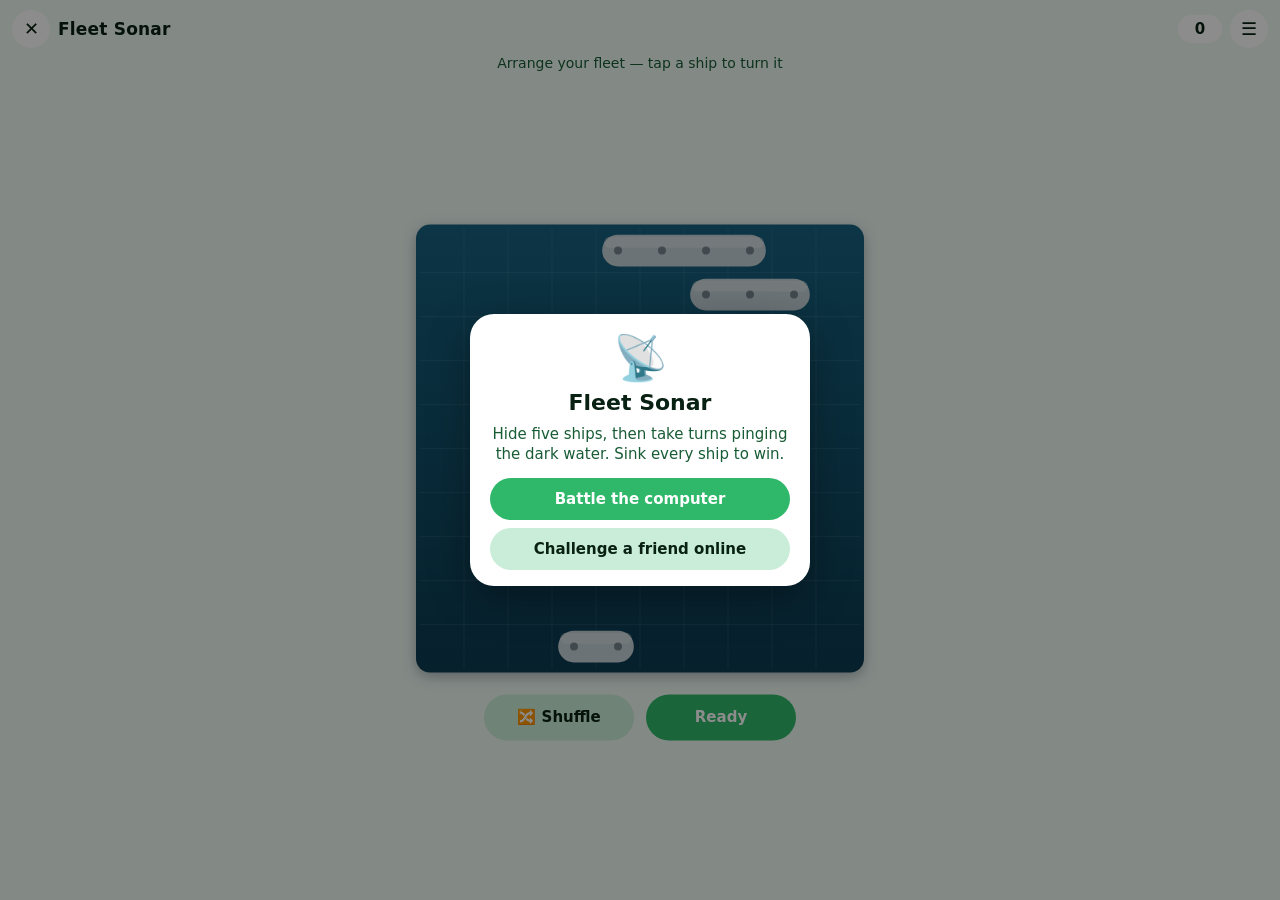
<file: waves/fleet/index.html>
<!doctype html><html lang="en"><head><meta charset="utf-8"><meta name="viewport" content="width=device-width,initial-scale=1,maximum-scale=1,user-scalable=no,viewport-fit=cover"><title>Fleet Sonar</title><style>
*{box-sizing:border-box;-webkit-tap-highlight-color:transparent}
html,body{margin:0;height:100%;overflow:hidden;background:var(--bg);color:var(--fg);font:15px/1.35 system-ui,-apple-system,"Segoe UI",Roboto,sans-serif;user-select:none;-webkit-user-select:none;touch-action:none;overscroll-behavior:none}
:root{--bg:#06202a;--fg:#e8f7fb;--sub:#9cc3cf;--card:#0d3341;--line:#1d4c5c;--acc:#1494B8;--acc2:#6FD3E6;--on:#fff;--good:#3ddc97;--bad:#ff6b6b;--warn:#ffc857}
#k-app{position:fixed;inset:0;display:flex;flex-direction:column;padding:env(safe-area-inset-top) env(safe-area-inset-right) env(safe-area-inset-bottom) env(safe-area-inset-left)}
#k-bar{display:flex;align-items:center;gap:8px;padding:10px 12px 6px;flex:0 0 auto}
#k-bar .t{font-weight:700;font-size:17px;letter-spacing:.2px;flex:1;white-space:nowrap;overflow:hidden;text-overflow:ellipsis}
#k-bar .s{font-variant-numeric:tabular-nums;font-weight:700;background:var(--card);border-radius:999px;padding:4px 12px;min-width:44px;text-align:center}
#k-bar .s:empty{display:none}
.k-ib{width:38px;height:38px;border-radius:50%;border:0;background:var(--card);color:var(--fg);display:grid;place-items:center;font-size:18px;cursor:pointer;flex:0 0 auto}
.k-ib:active{transform:scale(.94)}
#k-status{text-align:center;color:var(--sub);font-size:14px;min-height:20px;padding:0 12px 4px;flex:0 0 auto}
#k-stage{position:relative;flex:1 1 auto;min-height:0}
#k-stage canvas{position:absolute;inset:0;width:100%;height:100%;display:block}
.k-ov{position:fixed;inset:0;display:grid;place-items:center;background:rgba(0,0,0,.45);z-index:50;padding:24px;animation:k-f .18s ease-out}
.k-card{background:var(--card);border-radius:24px;padding:22px 20px 16px;width:min(340px,100%);text-align:center;box-shadow:0 12px 40px rgba(0,0,0,.35)}
.k-card h2{margin:0 0 6px;font-size:22px}
.k-card p{margin:0 0 14px;color:var(--sub)}
.k-card .k-emb{font-size:44px;line-height:1;margin-bottom:8px}
.k-btn{display:block;width:100%;border:0;border-radius:999px;padding:12px 16px;margin:8px 0 0;font:600 15px system-ui,sans-serif;cursor:pointer;background:var(--line);color:var(--fg)}
.k-btn.p{background:var(--acc);color:var(--on)}
.k-btn:active{transform:scale(.98)}
.k-row{display:flex;gap:8px}.k-row .k-btn{flex:1}
.k-toast{position:fixed;left:50%;width:max-content;max-width:calc(100vw - 32px);text-align:center;bottom:calc(24px + env(safe-area-inset-bottom));transform:translateX(-50%);background:var(--card);color:var(--fg);padding:10px 16px;border-radius:999px;z-index:60;box-shadow:0 6px 20px rgba(0,0,0,.3);animation:k-f .2s ease-out;font-weight:600}
.k-seg{display:flex;background:var(--line);border-radius:999px;padding:3px;margin:8px 0 0}
.k-seg button{flex:1;border:0;background:none;color:var(--fg);padding:8px;border-radius:999px;font:600 14px system-ui,sans-serif}
.k-seg button.on{background:var(--acc);color:var(--on)}
.k-chip{display:inline-block;padding:3px 10px;border-radius:999px;background:var(--line);font-size:13px;font-weight:600}
@keyframes k-f{from{opacity:0}to{opacity:1}}
@media (prefers-reduced-motion:reduce){*{animation:none!important;transition:none!important}}
</style></head><body><script>
(function () {
'use strict';
const W = window.Wave || {
version: 1, host: 'dev', ready() {}, info: async () => ({ gameId: 'dev', player: { name: 'You', username: null }, match: null, theme: { dark: !matchMedia('(prefers-color-scheme: light)').matches, accent: '#1494B8' }, reduceMotion: false, locale: navigator.language, best: null }),
submitScore: async (n) => ({ best: n, isBest: true, rank: null }), saveState: async (d) => { try { localStorage.setItem('k-save', JSON.stringify(d)); } catch (e) {} return true; },
loadState: async () => { try { return JSON.parse(localStorage.getItem('k-save')); } catch (e) { return null; } }, haptic() {}, exit() { location.reload(); },
sendMove: async () => ({ seq: 0 }), onMove() {}, endMatch() {}, onPause() {}, onResume() {},
};
const $ = (tag, cls, html) => { const e = document.createElement(tag); if (cls) e.className = cls; if (html != null) e.innerHTML = html; return e; };
const hex = (h) => { h = h.replace('#', ''); return [0, 2, 4].map((i) => parseInt(h.substr(i, 2), 16)); };
const mix = (a, b, t) => { const x = hex(a), y = hex(b); return '#' + x.map((v, i) => Math.round(v + (y[i] - v) * t).toString(16).padStart(2, '0')).join(''); };
let ac = null, readySent = false, pauseCbs = [], resumeCbs = [], opts = {}, ovStack = [];
const K = {
W, $, mix, paused: false, muted: false, reduceMotion: false, info: null, online: null, colors: {},
/** Build the page chrome, apply the host theme, then call cb(info). opts: {title, accent, accent2, score:true, dark:{}, light:{}, onRestart, menuExtra:[{label,on}]} */
async boot(o, cb) {
opts = o || {};
try { K.muted = localStorage.getItem('k-mute') === '1'; } catch (e) {}
let info; try { info = await W.info(); } catch (e) { info = { theme: { dark: true }, player: { name: 'You' }, match: null }; }
K.info = info; K.reduceMotion = !!info.reduceMotion || matchMedia('(prefers-reduced-motion: reduce)').matches;
const dark = info.theme ? info.theme.dark !== false : true;
const acc = opts.accent || '#1494B8', acc2 = opts.accent2 || mix(acc, '#ffffff', 0.45);
const base = dark ? { bg: mix(acc, '#000000', 0.86), card: mix(acc, '#000000', 0.72), line: mix(acc, '#000000', 0.55), fg: '#eef8fb', sub: mix(acc, '#ffffff', 0.62) }
: { bg: mix(acc, '#ffffff', 0.92), card: '#ffffff', line: mix(acc, '#ffffff', 0.74), fg: mix(acc, '#000000', 0.82), sub: mix(acc, '#000000', 0.5) };
const c = Object.assign(base, dark ? opts.dark : opts.light, { acc, acc2, on: '#ffffff', good: dark ? '#3ddc97' : '#16a36a', bad: dark ? '#ff6b6b' : '#d93c3c', warn: '#f5b83d', dark });
K.colors = c;
const r = document.documentElement.style;
for (const k of ['bg', 'fg', 'sub', 'card', 'line', 'acc', 'acc2', 'on', 'good', 'bad', 'warn']) r.setProperty('--' + k, c[k]);
document.title = opts.title || 'Game';
const app = $('div'); app.id = 'k-app';
const bar = $('div'); bar.id = 'k-bar';
const back = $('button', 'k-ib', '&#x2715;'); back.setAttribute('aria-label', 'Close'); back.onclick = () => K.exit();
const t = $('div', 't'); t.textContent = opts.title || '';
const s = $('div', 's'); s.id = 'k-score';
const m = $('button', 'k-ib', '&#9776;'); m.setAttribute('aria-label', 'Menu'); m.onclick = () => K.pauseMenu();
bar.append(back, t, s, m);
const st = $('div'); st.id = 'k-status';
const stage = $('div'); stage.id = 'k-stage';
app.append(bar, st, stage); document.body.append(app);
K.stage = stage;
if (info.match) {
const m = info.match;
K.online = {
seat: m.you, players: m.players, id: m.id, over: m.status === 'over', winner: m.winner,
name: (seat) => (m.players[seat] && (m.players[seat].name || m.players[seat].username)) || (seat === m.you ? 'You' : 'Friend'),
onMove(cb) { W.onMove(cb); },
send(mv) { return W.sendMove(mv); },
end(winner, text) { K.online.over = true; W.endMatch({ winner, text }); },
};
}
W.onPause(() => { K.paused = true; pauseCbs.forEach((f) => f()); });
W.onResume(() => { K.paused = false; resumeCbs.forEach((f) => f()); });
document.addEventListener('visibilitychange', () => { if (document.hidden) { K.paused = true; pauseCbs.forEach((f) => f()); } });
cb && cb(info);
},
/** Boot options can't see functions declared inside the boot callback: games register them here (Kit.hooks = [fn…]) and the options call Kit.hook(i). */
hooks: [], hook(i) { const f = K.hooks[i]; if (f) f(); },
ready() { if (!readySent) { readySent = true; W.ready(); } },
onPause(f) { pauseCbs.push(f); }, onResume(f) { resumeCbs.push(f); },
title(t) { document.querySelector('#k-bar .t').textContent = t; },
status(t) { document.getElementById('k-status').textContent = t == null ? '' : t; },
score(n) { document.getElementById('k-score').textContent = n == null ? '' : String(n); },
submit(n) { return W.submitScore(n).catch(() => null); },
save(d) { return W.saveState(d).catch(() => false); },
load() { return W.loadState().catch(() => null); },
haptic(k) { try { W.haptic(k || 'tap'); } catch (e) {} },
exit() { if (opts.onExit && opts.onExit() === false) return; W.exit(); },
/** Canvas filling the stage; cv.w/h are CSS px. Calls onResize(w,h) on every size change. */
canvas(onResize) {
const cv = $('canvas'); K.stage.append(cv);
const ctx = cv.getContext('2d'); const o = { cv, ctx, w: 1, h: 1, dpr: 1 };
const fit = (cb) => {
const r = K.stage.getBoundingClientRect(); const d = Math.min(3, window.devicePixelRatio || 1);
o.w = Math.max(1, r.width); o.h = Math.max(1, r.height); o.dpr = d;
cv.width = Math.round(o.w * d); cv.height = Math.round(o.h * d); ctx.setTransform(d, 0, 0, d, 0, 0);
cb && onResize && onResize(o.w, o.h);
};
fit(false); new ResizeObserver(() => fit(true)).observe(K.stage);   // sizes now; onResize only from the observer (after your setup ran)
return o;
},
/** rAF loop: fn(dt seconds, capped 1/20). Skips frames while paused. Returns stop(). */
loop(fn) {
let last = 0, on = true;
const f = (t) => { if (!on) return; const dt = last ? Math.min(0.05, (t - last) / 1000) : 0; last = t; if (!K.paused) fn(dt, t); requestAnimationFrame(f); };
requestAnimationFrame(f); return () => { on = false; };
},
/** Pointer helper with stage-relative CSS px. h = {down(x,y,e), move(x,y,e), up(x,y,e)} */
pointer(el, h) {
let id = null;
const p = (e) => { const r = el.getBoundingClientRect(); return [e.clientX - r.left, e.clientY - r.top]; };
el.addEventListener('pointerdown', (e) => { if (id !== null) return; id = e.pointerId; try { el.setPointerCapture(id); } catch (x) {} K.unlockAudio(); h.down && h.down(...p(e), e); });
el.addEventListener('pointermove', (e) => { if (e.pointerId === id || (id === null && h.hover)) (id === null ? h.hover : h.move) && (id === null ? h.hover : h.move)(...p(e), e); });
const end = (e) => { if (e.pointerId !== id) return; id = null; h.up && h.up(...p(e), e); };
el.addEventListener('pointerup', end); el.addEventListener('pointercancel', end);
},
/** Overlay card. o = {emoji, title, text, html, buttons:[{label, primary, on, keep}], dismiss} → close() */
menu(o) {
const ov = $('div', 'k-ov'); const card = $('div', 'k-card');
if (o.emoji) card.append($('div', 'k-emb', o.emoji));
if (o.title) { const h = $('h2'); h.textContent = o.title; card.append(h); }
if (o.text) { const p = $('p'); p.textContent = o.text; card.append(p); }
if (o.html) card.append(typeof o.html === 'string' ? $('div', '', o.html) : o.html);
const close = () => { ov.remove(); ovStack = ovStack.filter((x) => x !== close); };
for (const b of o.buttons || []) {
const e = $('button', 'k-btn' + (b.primary ? ' p' : '')); e.textContent = b.label;
e.onclick = () => { K.sfx('tap'); if (!b.keep) close(); b.on && b.on(); }; card.append(e);
}
if (o.dismiss) ov.onclick = (e) => { if (e.target === ov) close(); };
ov.append(card); document.body.append(ov); ovStack.push(close); return close;
},
closeMenus() { ovStack.slice().forEach((f) => f()); },
pauseMenu() {
K.paused = true; pauseCbs.forEach((f) => f());
const resume = () => { K.paused = false; resumeCbs.forEach((f) => f()); };
K.menu({ title: 'Paused', buttons: [
{ label: 'Resume', primary: true, on: resume },
...(opts.onRestart && !K.online ? [{ label: 'Restart', on: () => { K.paused = false; opts.onRestart(); } }] : []),
...((opts.menuExtra || []).map((b) => ({ label: b.label, on: () => { K.paused = false; b.on(); } }))),
{ label: K.muted ? 'Sound: off' : 'Sound: on', on: () => { K.muted = !K.muted; try { localStorage.setItem('k-mute', K.muted ? '1' : '0'); } catch (e) {} resume(); } },
{ label: 'Exit game', on: () => K.exit() },
] });
},
toast(t, ms) { const e = $('div', 'k-toast'); e.textContent = t; document.body.append(e); setTimeout(() => e.remove(), ms || 1600); },
unlockAudio() { if (!ac) { try { ac = new (window.AudioContext || window.webkitAudioContext)(); } catch (e) {} } if (ac && ac.state === 'suspended') ac.resume(); },
/** Tiny synthesized sounds: tap pop good bad win lose bounce drop */
sfx(name) {
if (K.muted) return; K.unlockAudio(); if (!ac) return;
const S = { tap: [[660, 0.04, 'sine', 0.08]], pop: [[520, 0.05, 'triangle', 0.12], [880, 0.05, 'triangle', 0.08]], good: [[660, 0.07, 'sine', 0.12], [990, 0.09, 'sine', 0.1]],
bad: [[220, 0.12, 'sawtooth', 0.07], [160, 0.14, 'sawtooth', 0.06]], win: [[523, 0.1, 'triangle', 0.12], [659, 0.1, 'triangle', 0.12], [784, 0.1, 'triangle', 0.12], [1046, 0.2, 'triangle', 0.12]],
lose: [[392, 0.14, 'triangle', 0.1], [330, 0.14, 'triangle', 0.1], [262, 0.24, 'triangle', 0.1]], bounce: [[440, 0.03, 'square', 0.05]], drop: [[300, 0.06, 'sine', 0.14], [180, 0.08, 'sine', 0.1]] }[name] || [];
let t = ac.currentTime;
for (const [f, d, type, v] of S) {
const o = ac.createOscillator(), g = ac.createGain(); o.type = type; o.frequency.value = f;
g.gain.setValueAtTime(v, t); g.gain.exponentialRampToValueAtTime(0.0001, t + d); o.connect(g).connect(ac.destination); o.start(t); o.stop(t + d + 0.02); t += d * 0.9;
}
},
rand: (a, b) => a + Math.random() * (b - a),
ri: (a, b) => Math.floor(a + Math.random() * (b - a + 1)),
shuffle(a) { for (let i = a.length - 1; i > 0; i--) { const j = Math.floor(Math.random() * (i + 1)); [a[i], a[j]] = [a[j], a[i]]; } return a; },
rr(ctx, x, y, w, h, r) { r = Math.min(r, w / 2, h / 2); ctx.beginPath(); ctx.moveTo(x + r, y); ctx.arcTo(x + w, y, x + w, y + h, r); ctx.arcTo(x + w, y + h, x, y + h, r); ctx.arcTo(x, y + h, x, y, r); ctx.arcTo(x, y, x + w, y, r); ctx.closePath(); },
/** Standard mode picker for 2-player board games. modes: subset of ['cpu','local'] (online is automatic). */
pickMode(o, cb) {
if (K.online) { cb('online'); return; }
const b = [];
if (o.modes.includes('cpu')) b.push({ label: o.cpuLabel || 'Play the computer', primary: true, on: () => cb('cpu') });
if (o.modes.includes('local')) b.push({ label: 'Two players, this phone', primary: !o.modes.includes('cpu'), on: () => cb('local') });
if (o.online) b.push({ label: 'Challenge a friend online', on: () => K.menu({ emoji: '💬', title: 'Play a friend', text: 'Close the game, tap “Challenge a friend” on its page, then pick a chat. Moves arrive in that chat.', buttons: [{ label: 'OK', primary: true, on: () => K.pickMode(o, cb) }] }) });
K.menu({ emoji: o.emoji, title: o.title, text: o.text, buttons: b });
},
};
window.Kit = K;
})();
</script><script>
Kit.boot({ title: 'Fleet Sonar', accent: '#2FB86A', onRestart: () => Kit.hook(0)}, () => {
Kit.hooks = [() => start(mode)];
const C = Kit.colors, N = 10, SIZES = [5, 4, 3, 3, 2], NAMES = ['Mothership', 'Cruiser', 'Sub', 'Frigate', 'Scout'];
let mode, fleets, shots, turn, over, result, me = 0, myLocal, locked, hist = [], pending = null, cpuTimer = 0, clock = 0, pings = [], cursor = 44, keyed = false, btns = [], wins = 0, occCache = [null, null];
const g = Kit.canvas(draw);
const cellsOf = (s) => Array.from({ length: s.n }, (_, k) => s.i + (s.d ? k * N : k));
const fits = (s) => s.i >= 0 && s.i < N * N && (s.d ? Math.floor(s.i / N) + s.n <= N : (s.i % N) + s.n <= N);
function occOf(f) { const o = new Int8Array(N * N).fill(-1); f.forEach((s, k) => cellsOf(s).forEach((c) => (o[c] = k))); return o; }
function validFleet(f) {
if (!Array.isArray(f) || f.length !== SIZES.length) return false;
const seen = new Set();
for (let k = 0; k < f.length; k++) { const s = f[k]; if (!s || s.n !== SIZES[k] || !fits(s)) return false; for (const c of cellsOf(s)) { if (seen.has(c)) return false; seen.add(c); } }
return true;
}
function randFleet() {
for (;;) {
const f = [], used = new Set(); let ok = true;
for (const n of SIZES) {
let s = null;
for (let t = 0; t < 200 && !s; t++) { const c = { i: Math.floor(Math.random() * N * N), d: Math.random() < 0.5 ? 0 : 1, n }; if (fits(c) && cellsOf(c).every((x) => !used.has(x))) s = c; }
if (!s) { ok = false; break; }
cellsOf(s).forEach((x) => used.add(x)); f.push(s);
}
if (ok) return f;
}
}
const fnv = (str) => { let h = 2166136261; for (let k = 0; k < str.length; k++) { h ^= str.charCodeAt(k); h = Math.imul(h, 16777619); } return h >>> 0; };
function keyFor(seat) { let a = fnv(Kit.online.id + '|fleet|' + seat); return SIZES.map(() => { a = (a + 0x6d2b79f5) >>> 0; let t = Math.imul(a ^ (a >>> 15), 1 | a); t ^= t + Math.imul(t ^ (t >>> 7), 61 | t); return ((t ^ (t >>> 14)) >>> 0) % 200; }); }
const encode = (f, seat) => { const k = keyFor(seat); return f.map((s, j) => ((s.i * 2 + s.d + k[j]) % 200).toString(36).padStart(2, '0')).join(''); };
function decode(str, seat) {
if (typeof str !== 'string' || !/^[0-9a-z]{10}$/.test(str)) return null;
const k = keyFor(seat);
const f = SIZES.map((n, j) => { const v = (parseInt(str.substr(j * 2, 2), 36) - k[j] + 400) % 200; return { i: v >> 1, d: v & 1, n }; });
return validFleet(f) ? f : null;
}
const occ = (s) => occCache[s] || (fleets[s] ? (occCache[s] = occOf(fleets[s])) : null);
const sunkShip = (s, k) => cellsOf(fleets[s][k]).every((c) => shots[1 - s].includes(c));
const allSunk = (s) => fleets[s] && fleets[s].every((_, k) => sunkShip(s, k));
function reset() {
fleets = [null, null]; shots = [[], []]; turn = 0; over = false; result = null; occCache = [null, null]; pings = [];
}
function legal(mv, seat) {
if (!mv || !Number.isInteger(mv.shot) || mv.shot < 0 || mv.shot >= N * N || over || seat !== turn) return false;
if (shots[seat].includes(mv.shot)) return false;
return !!(fleets[seat] || decode(mv.f, seat));
}
/** One shot by `seat`. Returns nothing; updates state and gives feedback unless silent. */
function apply(seat, mv, silent) {
let fresh = false;
if (!fleets[seat]) { fleets[seat] = decode(mv.f, seat); occCache[seat] = null; fresh = true; }
shots[seat].push(mv.shot);
const msgs = [];
const judge = (sh, i) => {   // sh fired at i on fleet 1-sh
const o = occ(1 - sh); if (!o) return;
const k = o[i];
if (k < 0) { msgs.push([sh, 'miss']); return; }
msgs.push([sh, sunkShip(1 - sh, k) ? 'sunk' : 'hit', k]);
};
if (fresh) for (const i of shots[1 - seat]) judge(1 - seat, i);
judge(seat, mv.shot);
turn = 1 - seat;
for (const s of [seat, 1 - seat]) if (!over && allSunk(1 - s)) { over = true; result = { p: s }; }
pings.push({ s: seat, i: mv.shot, t: clock });
if (!silent) feedback(msgs);
if (mode === 'cpu') Kit.save(over ? { wins } : { wins, game: { f: fleets, s: shots } });
}
function feedback(msgs) {
let best = null;
for (const m of msgs) if (!best || ['miss', 'hit', 'sunk'].indexOf(m[1]) >= ['miss', 'hit', 'sunk'].indexOf(best[1])) best = m;
if (!best) { Kit.sfx('tap'); return; }
const [sh, what, k] = best, mine = sh === me, who = name(sh);
if (what === 'miss') { Kit.sfx('tap'); if (!mine) Kit.haptic('light'); return; }
if (what === 'hit') { Kit.sfx(mine ? 'good' : 'bad'); Kit.haptic(mine ? 'medium' : 'warning'); Kit.toast(mine ? 'Hit!' : `${who} hit your ${NAMES[k]}`, 1200); return; }
Kit.sfx(mine ? 'win' : 'lose'); Kit.haptic('heavy');
Kit.toast(mine ? `You sank their ${NAMES[k]}!` : `${who} sank your ${NAMES[k]}`, 1800);
}
function cpuShot() {
const mine = shots[1], o = occ(0), hits = new Set(), dead = new Set();
for (const i of mine) if (o[i] >= 0) hits.add(i);
const left = [];
fleets[0].forEach((s, k) => { if (sunkShip(0, k)) cellsOf(s).forEach((c) => dead.add(c)); else left.push(s.n); });
const live = [...hits].filter((c) => !dead.has(c)), heat = new Float64Array(N * N), shot = new Set(mine);
for (const n of left) for (let i = 0; i < N * N; i++) for (const d of [0, 1]) {
const s = { i, d, n }; if (!fits(s)) continue;
const cs = cellsOf(s); let cover = 0, bad = false;
for (const c of cs) { if (dead.has(c) || (shot.has(c) && !hits.has(c))) { bad = true; break; } if (hits.has(c)) cover++; }
if (bad) continue;
const w = cover ? 40 * cover : live.length ? 0.02 : 1;
for (const c of cs) if (!shot.has(c)) heat[c] += w;
}
const open = []; for (let i = 0; i < N * N; i++) if (!shot.has(i)) open.push(i);
if (!live.length && Math.random() < 0.5) { const par = open.filter((i) => ((i % N) + Math.floor(i / N)) % 2 === 0); const pool = par.length ? par : open; return pool[Math.floor(Math.random() * pool.length)]; }
let best = open[0], bv = -1;
for (const i of open) { const v = heat[i] + Math.random() * 0.5; if (v > bv) { bv = v; best = i; } }
return best;
}
function cpu() {
cpuTimer = 0;
if (over || mode !== 'cpu' || turn !== 1) return;
apply(1, { shot: cpuShot() }, false); afterMove();
}
function afterMove() {
if (over) return finish();
setStatus();
if (mode === 'cpu' && turn === 1 && !cpuTimer) cpuTimer = setTimeout(cpu, 750);
}
const name = (p) => mode === 'online' ? (p === me ? 'You' : Kit.online.name(p)) : (p === 0 ? 'You' : 'Computer');
function setStatus() {
if (over) return;
if (!locked) { Kit.status('Arrange your fleet — tap a ship to turn it'); return; }
if (mode === 'online') Kit.status(pending ? 'Pinging…' : turn === me ? 'Your turn — tap the sonar to ping' : `Waiting for ${name(turn)}…`);
else Kit.status(turn === 0 ? 'Your turn — tap the sonar to ping' : 'Computer is listening…');
}
function finish(silent) {
const w = result.p; const title = w === me ? 'You sank their fleet!' : `${name(w)} sank your fleet`;
Kit.status(title); const emoji = w === me ? '🏆' : '🌊';
if (mode === 'cpu') {
if (w === 0) { wins++; Kit.submit(wins); Kit.sfx('win'); Kit.haptic('success'); } else { Kit.sfx('lose'); Kit.haptic('error'); }
Kit.score(wins); Kit.save({ wins });
}
const text = `${shots[w].length} pings, ${shots[w].filter((i) => occ(1 - w)[i] >= 0).length} hits.` + (mode === 'cpu' ? ` Wins: ${wins}` : '');
if (mode === 'online') { maybeEnd(); setTimeout(() => { if (over) Kit.menu({ emoji, title, text, buttons: [{ label: 'Back to chat', primary: true, on: () => Kit.exit() }, { label: 'Look at the sonar' }] }); }, silent ? 200 : 1300); }
else setTimeout(() => Kit.menu({ emoji, title, text, buttons: [{ label: 'Play again', primary: true, on: () => start('cpu') }, { label: 'Look at the sonar' }] }), 1300);
}
function maybeEnd() {
if (mode !== 'online' || !over || pending || Kit.online.over) return;
Kit.online.end(result.p, `${Kit.online.name(result.p)} sank the fleet`);
}
function rebuild() {
Kit.closeMenus(); reset();
for (const h of hist) apply(h.seat, h.mv, true);
if (fleets[me]) { myLocal = fleets[me]; locked = true; }
setStatus();
}
function onNet(mv, meta) {
if (pending) {
if (!meta.mine && meta.seat === turn && legal(mv, meta.seat)) { hist.push(pending); pending = null; }
else { pending = null; rebuild(); }
}
if (!legal(mv, meta.seat)) return;
const h = { seat: meta.seat, mv: mv.f && !fleets[meta.seat] ? { shot: mv.shot, f: mv.f } : { shot: mv.shot } };
hist.push(h); apply(h.seat, h.mv, !!meta.replay);
if (fleets[me] && !locked) { myLocal = fleets[me]; locked = true; }
if (over) finish(!!meta.replay); else setStatus();
}
const myTurn = () => locked && !over && (mode === 'cpu' ? turn === 0 : turn === me && !pending);
function fire(i) {
if (!myTurn()) { if (locked && !over && mode === 'online' && turn !== me) Kit.toast('Not your turn yet'); return; }
if (shots[me].includes(i)) { Kit.toast('Already pinged there'); return; }
cursor = i;
if (mode === 'cpu') { apply(0, { shot: i }, false); return afterMove(); }
const mv = { shot: i }; if (!fleets[me]) mv.f = encode(myLocal, me);
const h = { seat: me, mv }; pending = h; apply(me, mv, false); setStatus();
if (over) finish(false);
Kit.online.send(mv).then(() => { if (pending === h) { hist.push(h); pending = null; setStatus(); maybeEnd(); } })
.catch((e) => { if (pending === h) { pending = null; rebuild(); Kit.toast(e && e.code === 'conflict' ? 'Your friend moved first' : 'Ping not sent — try again'); } });
}
function ready() {
locked = true; Kit.sfx('good'); Kit.haptic('medium');
if (mode === 'cpu') { fleets[0] = myLocal; occCache[0] = null; }
setStatus();
}
function rotate(i) {
const o = occOf(myLocal), k = o[i]; if (k < 0) return;
const s = myLocal[k], r = Math.floor(i / N), c = i % N, cand = [];   // pivot around the tapped cell, else around the bow
cand.push(s.d ? { i: r * N + Math.max(0, Math.min(N - s.n, c - (r - Math.floor(s.i / N)))), d: 0, n: s.n } : { i: Math.max(0, Math.min(N - s.n, r - (c - s.i % N))) * N + c, d: 1, n: s.n }, { i: s.i, d: 1 - s.d, n: s.n });
for (const t of cand) { const f = myLocal.slice(); f[k] = t; if (validFleet(f)) { myLocal = f; Kit.sfx('pop'); return; } }
Kit.sfx('bad');
}
function geo() {
const W = g.w, H = g.h;
if (!locked) { const S = Math.min(W - 40, H - 140, 440); return { S, x: (W - S) / 2, y: Math.max(14, (H - S - 80) / 2) }; }
let T = Math.min(W - 28, H * 0.6, 600), M = Math.min(H - T - 44, W * 0.5, 320);
if (M < 120) { M = Math.min(120, W * 0.45); T = Math.max(160, Math.min(T, H - M - 44)); }
const tx = (W - T) / 2, ty = Math.max(6, (H - T - M - 36) / 2);
return { T, tx, ty, M, mx: tx, my: ty + T + 30 };
}
const cellIn = (px, py, x, y, S) => { const q = S / N, c = Math.floor((px - x) / q), r = Math.floor((py - y) / q); return c < 0 || c >= N || r < 0 || r >= N ? -1 : r * N + c; };
Kit.pointer(g.cv, {
up(px, py) {
for (const b of btns) if (px >= b.x && px <= b.x + b.w && py >= b.y && py <= b.y + b.h) return b.on();
const G = geo();
if (!locked) { const i = cellIn(px, py, G.x, G.y, G.S); if (i >= 0) rotate(i); return; }
const i = cellIn(px, py, G.tx, G.ty, G.T); if (i >= 0) fire(i);
},
});
addEventListener('keydown', (e) => {
const d = { ArrowLeft: -1, ArrowRight: 1, ArrowUp: -N, ArrowDown: N }[e.key];
if (!locked) { if (e.key === 's' || e.key === 'S') { myLocal = randFleet(); Kit.sfx('pop'); } else if (e.key === 'Enter' || e.key === ' ') { e.preventDefault(); ready(); } return; }
if (d) { e.preventDefault(); keyed = true; const n = cursor + d; if (n >= 0 && n < N * N && Math.abs((n % N) - (cursor % N)) <= 1) cursor = n; }
else if (e.key === ' ' || e.key === 'Enter') { e.preventDefault(); fire(cursor); }
});
function hull(ctx, x, y, q, s, col) {
const pad = q * 0.14, w = s.d ? q - pad * 2 : s.n * q - pad * 2, h = s.d ? s.n * q - pad * 2 : q - pad * 2;
const x0 = x + (s.i % N) * q + pad, y0 = y + Math.floor(s.i / N) * q + pad;
ctx.fillStyle = col; Kit.rr(ctx, x0, y0, w, h, Math.min(w, h) / 2); ctx.fill();
ctx.fillStyle = 'rgba(255,255,255,.25)'; Kit.rr(ctx, x0 + 2, y0 + 2, s.d ? w * 0.35 : w - 4, s.d ? h - 4 : h * 0.35, Math.min(w, h) / 4); ctx.fill();
ctx.fillStyle = 'rgba(20,40,50,.45)';
for (let k = 0; k < s.n; k++) { const cx = x + ((s.i % N) + (s.d ? 0 : k)) * q + q / 2, cy = y + (Math.floor(s.i / N) + (s.d ? k : 0)) * q + q / 2; ctx.beginPath(); ctx.arc(cx, cy, q * 0.09, 0, Math.PI * 2); ctx.fill(); }
}
function sonar(ctx, x, y, S) {
const q = S / N, en = 1 - me, eo = occ(en), cx0 = x + S / 2, cy0 = y + S / 2;
ctx.save(); ctx.shadowColor = 'rgba(0,30,10,.4)'; ctx.shadowBlur = 20; ctx.shadowOffsetY = 6;
const bg = ctx.createRadialGradient(cx0, cy0, S * 0.05, cx0, cy0, S * 0.75); bg.addColorStop(0, '#0c4a2c'); bg.addColorStop(1, '#03170d');
ctx.fillStyle = bg; Kit.rr(ctx, x - 6, y - 6, S + 12, S + 12, 20); ctx.fill(); ctx.restore();
ctx.strokeStyle = 'rgba(90,255,160,.3)'; ctx.lineWidth = 2; Kit.rr(ctx, x - 6, y - 6, S + 12, S + 12, 20); ctx.stroke();
ctx.save(); Kit.rr(ctx, x - 6, y - 6, S + 12, S + 12, 20); ctx.clip();
ctx.strokeStyle = 'rgba(90,255,160,.13)'; ctx.lineWidth = 1; ctx.beginPath();
for (let k = 0; k <= N; k++) { ctx.moveTo(x + k * q, y); ctx.lineTo(x + k * q, y + S); ctx.moveTo(x, y + k * q); ctx.lineTo(x + S, y + k * q); }
ctx.stroke();
ctx.strokeStyle = 'rgba(90,255,160,.1)';
for (const f of [0.18, 0.36, 0.54, 0.72]) { ctx.beginPath(); ctx.arc(cx0, cy0, S * f, 0, Math.PI * 2); ctx.stroke(); }
if (!Kit.reduceMotion && !over) {
const a = clock * 1.3;
for (let k = 0; k < 16; k++) { ctx.fillStyle = `rgba(90,255,160,${0.16 * (1 - k / 16)})`; ctx.beginPath(); ctx.moveTo(cx0, cy0); ctx.arc(cx0, cy0, S * 0.75, a - (k + 1) * 0.05, a - k * 0.05); ctx.closePath(); ctx.fill(); }
}
if (eo) fleets[en].forEach((s, k) => {
const sunk = sunkShip(en, k);
if (!sunk && !over) return;
const pad = q * 0.1, w = s.d ? q - pad * 2 : s.n * q - pad * 2, h = s.d ? s.n * q - pad * 2 : q - pad * 2;
ctx.strokeStyle = sunk ? '#ff9b52' : 'rgba(120,255,180,.55)'; ctx.lineWidth = 2; ctx.fillStyle = sunk ? 'rgba(255,120,60,.16)' : 'rgba(120,255,180,.07)';
Kit.rr(ctx, x + (s.i % N) * q + pad, y + Math.floor(s.i / N) * q + pad, w, h, Math.min(w, h) / 2); ctx.fill(); ctx.stroke();
});
for (const i of shots[me]) {
const cx = x + (i % N) * q + q / 2, cy = y + Math.floor(i / N) * q + q / 2;
if (!eo) { ctx.strokeStyle = 'rgba(160,255,200,.8)'; ctx.lineWidth = 2; ctx.beginPath(); ctx.arc(cx, cy, q * (0.22 + (Kit.reduceMotion ? 0 : 0.06 * Math.sin(clock * 5))), 0, Math.PI * 2); ctx.stroke(); ctx.fillStyle = 'rgba(160,255,200,.9)'; ctx.font = `700 ${Math.round(q * 0.36)}px system-ui,sans-serif`; ctx.textAlign = 'center'; ctx.textBaseline = 'middle'; ctx.fillText('?', cx, cy + 1); continue; }
if (eo[i] >= 0) {
const gl = ctx.createRadialGradient(cx, cy, 1, cx, cy, q * 0.5); gl.addColorStop(0, 'rgba(255,190,90,1)'); gl.addColorStop(0.45, 'rgba(255,110,50,.75)'); gl.addColorStop(1, 'rgba(255,80,40,0)');
ctx.fillStyle = gl; ctx.beginPath(); ctx.arc(cx, cy, q * 0.5, 0, Math.PI * 2); ctx.fill();
ctx.fillStyle = '#fff4d8'; ctx.beginPath(); ctx.arc(cx, cy, q * 0.11, 0, Math.PI * 2); ctx.fill();
} else { ctx.strokeStyle = 'rgba(120,255,170,.45)'; ctx.lineWidth = 1.5; ctx.beginPath(); ctx.arc(cx, cy, q * 0.2, 0, Math.PI * 2); ctx.stroke(); ctx.fillStyle = 'rgba(120,255,170,.6)'; ctx.beginPath(); ctx.arc(cx, cy, q * 0.05, 0, Math.PI * 2); ctx.fill(); }
}
for (const p of pings) if (p.s === me) ring(ctx, x, y, q, p);
if (myTurn() && keyed) { ctx.strokeStyle = '#b8ffd2'; ctx.lineWidth = 2; Kit.rr(ctx, x + (cursor % N) * q + 2, y + Math.floor(cursor / N) * q + 2, q - 4, q - 4, 5); ctx.stroke(); }
ctx.restore();
}
function ring(ctx, x, y, q, p) {
const t = (clock - p.t) / 0.7; if (t >= 1 || t < 0 || Kit.reduceMotion) return;
ctx.strokeStyle = `rgba(200,255,220,${1 - t})`; ctx.lineWidth = 2;
ctx.beginPath(); ctx.arc(x + (p.i % N) * q + q / 2, y + Math.floor(p.i / N) * q + q / 2, q * (0.2 + t * 1.6), 0, Math.PI * 2); ctx.stroke();
}
function waters(ctx, x, y, S, fleet, foe) {
const q = S / N;
ctx.save(); ctx.shadowColor = 'rgba(0,20,40,.3)'; ctx.shadowBlur = 14; ctx.shadowOffsetY = 4;
const bg = ctx.createLinearGradient(x, y, x, y + S); bg.addColorStop(0, '#16607e'); bg.addColorStop(1, '#0b3a50');
ctx.fillStyle = bg; Kit.rr(ctx, x - 4, y - 4, S + 8, S + 8, 14); ctx.fill(); ctx.restore();
ctx.strokeStyle = 'rgba(255,255,255,.08)'; ctx.lineWidth = 1; ctx.beginPath();
for (let k = 1; k < N; k++) { ctx.moveTo(x + k * q, y); ctx.lineTo(x + k * q, y + S); ctx.moveTo(x, y + k * q); ctx.lineTo(x + S, y + k * q); }
ctx.stroke();
const o = occOf(fleet), hit = new Set(foe.filter((i) => o[i] >= 0));
fleet.forEach((s) => hull(ctx, x, y, q, s, cellsOf(s).every((c) => hit.has(c)) ? '#7a5a55' : '#c3d0d6'));
for (const i of foe) {
const cx = x + (i % N) * q + q / 2, cy = y + Math.floor(i / N) * q + q / 2;
if (o[i] >= 0) { ctx.strokeStyle = '#ff5a3c'; ctx.lineWidth = Math.max(2, q * 0.12); const r = q * 0.22; ctx.beginPath(); ctx.moveTo(cx - r, cy - r); ctx.lineTo(cx + r, cy + r); ctx.moveTo(cx + r, cy - r); ctx.lineTo(cx - r, cy + r); ctx.stroke(); }
else { ctx.fillStyle = 'rgba(255,255,255,.55)'; ctx.beginPath(); ctx.arc(cx, cy, Math.max(1.5, q * 0.1), 0, Math.PI * 2); ctx.fill(); }
}
for (const p of pings) if (p.s !== me) ring(ctx, x, y, q, p);
}
function button(ctx, x, y, w, h, label, primary, on) {
ctx.fillStyle = primary ? C.acc : C.line; Kit.rr(ctx, x, y, w, h, h / 2); ctx.fill();
ctx.fillStyle = primary ? C.on : C.fg; ctx.font = '600 15px system-ui,sans-serif'; ctx.textAlign = 'center'; ctx.textBaseline = 'middle'; ctx.fillText(label, x + w / 2, y + h / 2 + 1);
btns.push({ x, y, w, h, on });
}
function draw() {
const { ctx } = g; if (!fleets || !myLocal) return;
ctx.clearRect(0, 0, g.w, g.h); btns = [];
const G = geo();
if (!locked) {
waters(ctx, G.x, G.y, G.S, myLocal, mode === 'online' ? shots[1 - me] : []);
const bw = Math.min(150, (G.S - 12) / 2), by = G.y + G.S + 26;
button(ctx, g.w / 2 - bw - 6, by, bw, 46, '🔀 Shuffle', false, () => { myLocal = randFleet(); Kit.sfx('pop'); Kit.haptic('light'); });
button(ctx, g.w / 2 + 6, by, bw, 46, 'Ready', true, ready);
return;
}
sonar(ctx, G.tx, G.ty, G.T);
const mf = fleets[me] || myLocal;
waters(ctx, G.mx, G.my, G.M, mf, shots[1 - me]);
ctx.fillStyle = C.sub; ctx.font = '600 12px system-ui,sans-serif'; ctx.textAlign = 'left'; ctx.textBaseline = 'bottom';
ctx.fillText('YOUR FLEET', G.mx, G.my - 8);
const px = G.mx + G.M + 18, pw = G.tx + G.T - px;
if (pw > 70) {
ctx.fillText('THEIR FLEET', px, G.my - 8);
const u = Math.min(16, pw / 6), en = 1 - me;
SIZES.forEach((n, k) => {
const yy = G.my + k * (u + 12), sunk = fleets[en] && sunkShip(en, k);
ctx.globalAlpha = sunk ? 0.35 : 1; ctx.fillStyle = sunk ? C.bad : C.acc;
for (let j = 0; j < n; j++) { Kit.rr(ctx, px + j * (u + 2), yy, u, u, 4); ctx.fill(); }
ctx.globalAlpha = 1;
if (sunk) { ctx.strokeStyle = C.bad; ctx.lineWidth = 2; ctx.beginPath(); ctx.moveTo(px - 2, yy + u / 2); ctx.lineTo(px + n * (u + 2), yy + u / 2); ctx.stroke(); }
});
const ty = G.my + 5 * (u + 12) + 8, h = shots[me].filter((i) => occ(1 - me) && occ(1 - me)[i] >= 0).length;
ctx.fillStyle = C.fg; ctx.font = '600 13px system-ui,sans-serif'; ctx.textBaseline = 'top';
if (ty + 34 < G.my + G.M + 10) { ctx.fillText(`Pings ${shots[me].length}`, px, ty); ctx.fillText(`Hits ${h}`, px, ty + 18); }
}
}
Kit.loop((dt) => { clock += dt; if (pings.length && clock - pings[0].t > 1) pings.shift(); draw(); });
function start(m, saved) {
clearTimeout(cpuTimer); cpuTimer = 0; mode = m; reset(); hist = []; pending = null; locked = false; myLocal = randFleet();
me = mode === 'online' ? Kit.online.seat : 0;
if (mode === 'cpu') {
fleets[1] = randFleet();
if (saved && validFleet(saved.f[0]) && validFleet(saved.f[1])) {
fleets = saved.f; myLocal = fleets[0]; locked = true; occCache = [null, null];
for (const s of [0, 1]) for (const i of saved.s[s] || []) if (Number.isInteger(i) && i >= 0 && i < N * N && !shots[s].includes(i)) shots[s].push(i);
turn = shots[0].length > shots[1].length ? 1 : 0;
if (turn === 1) cpuTimer = setTimeout(cpu, 900);
}
}
Kit.score(mode === 'cpu' ? wins : null); setStatus(); draw();
}
function choose() { Kit.pickMode({ emoji: '📡', title: 'Fleet Sonar', text: 'Hide five ships, then take turns pinging the dark water. Sink every ship to win.', modes: ['cpu'], cpuLabel: 'Battle the computer', online: true }, (m) => start(m)); }
if (Kit.online) { start('online'); Kit.online.onMove(onNet); Kit.load().then((s) => { if (s && s.wins) wins = s.wins; }); }
else {
start('cpu');
Kit.load().then((s) => {
if (s && s.wins) { wins = s.wins; if (mode === 'cpu') Kit.score(wins); }
const sg = s && s.game;
if (sg && Array.isArray(sg.f) && Array.isArray(sg.s) && sg.s[0] && sg.s[0].length) Kit.menu({ emoji: '📡', title: 'Battle in progress', text: 'Pick up where you left off?', buttons: [{ label: 'Resume battle', primary: true, on: () => start('cpu', sg) }, { label: 'New battle', on: () => { Kit.save({ wins }); choose(); } }] });
else choose();
});
}
draw(); Kit.ready();
});
</script></body></html>
</file>
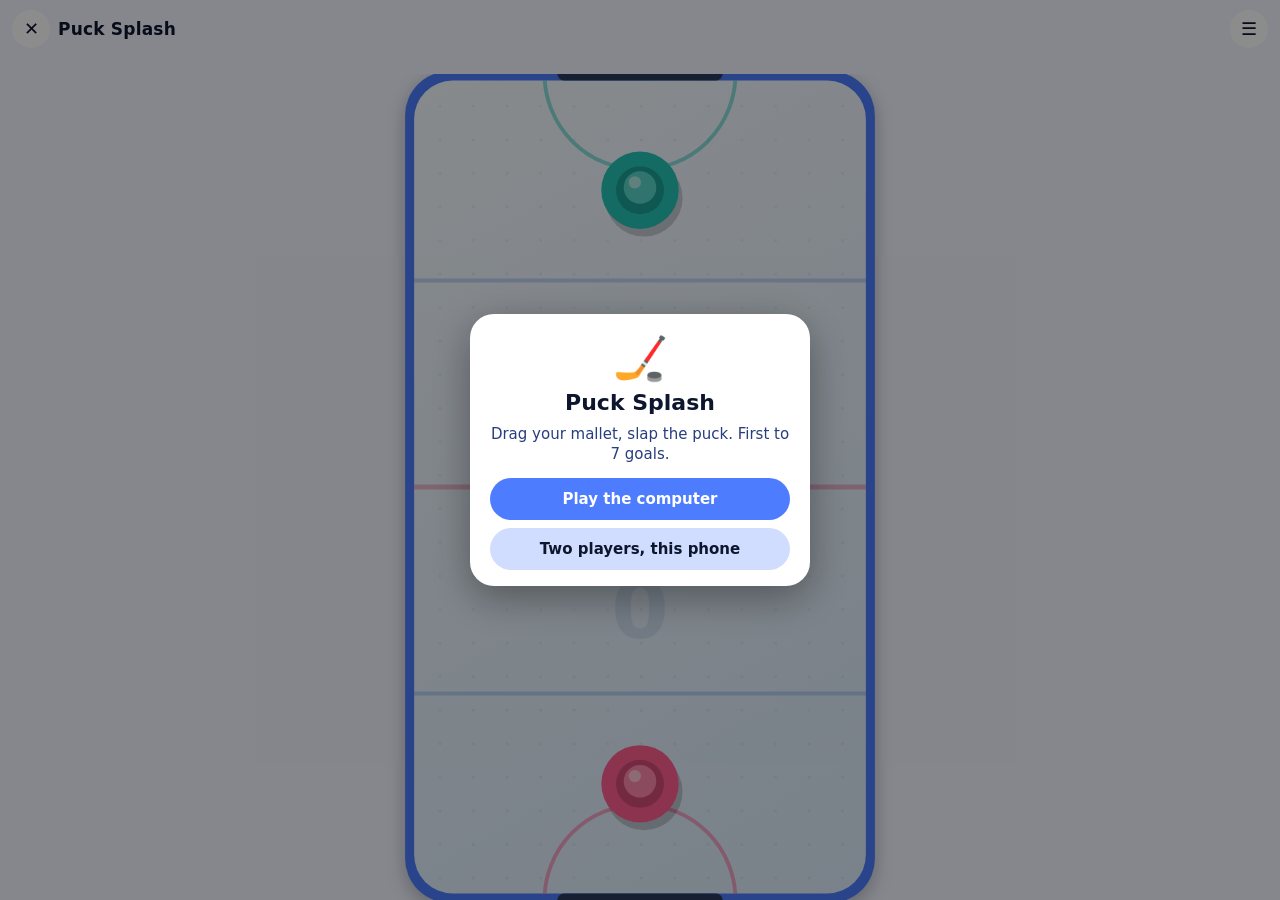
<file: waves/hockey/index.html>
<!doctype html><html lang="en"><head><meta charset="utf-8"><meta name="viewport" content="width=device-width,initial-scale=1,maximum-scale=1,user-scalable=no,viewport-fit=cover"><title>Puck Splash</title><style>
*{box-sizing:border-box;-webkit-tap-highlight-color:transparent}
html,body{margin:0;height:100%;overflow:hidden;background:var(--bg);color:var(--fg);font:15px/1.35 system-ui,-apple-system,"Segoe UI",Roboto,sans-serif;user-select:none;-webkit-user-select:none;touch-action:none;overscroll-behavior:none}
:root{--bg:#06202a;--fg:#e8f7fb;--sub:#9cc3cf;--card:#0d3341;--line:#1d4c5c;--acc:#1494B8;--acc2:#6FD3E6;--on:#fff;--good:#3ddc97;--bad:#ff6b6b;--warn:#ffc857}
#k-app{position:fixed;inset:0;display:flex;flex-direction:column;padding:env(safe-area-inset-top) env(safe-area-inset-right) env(safe-area-inset-bottom) env(safe-area-inset-left)}
#k-bar{display:flex;align-items:center;gap:8px;padding:10px 12px 6px;flex:0 0 auto}
#k-bar .t{font-weight:700;font-size:17px;letter-spacing:.2px;flex:1;white-space:nowrap;overflow:hidden;text-overflow:ellipsis}
#k-bar .s{font-variant-numeric:tabular-nums;font-weight:700;background:var(--card);border-radius:999px;padding:4px 12px;min-width:44px;text-align:center}
#k-bar .s:empty{display:none}
.k-ib{width:38px;height:38px;border-radius:50%;border:0;background:var(--card);color:var(--fg);display:grid;place-items:center;font-size:18px;cursor:pointer;flex:0 0 auto}
.k-ib:active{transform:scale(.94)}
#k-status{text-align:center;color:var(--sub);font-size:14px;min-height:20px;padding:0 12px 4px;flex:0 0 auto}
#k-stage{position:relative;flex:1 1 auto;min-height:0}
#k-stage canvas{position:absolute;inset:0;width:100%;height:100%;display:block}
.k-ov{position:fixed;inset:0;display:grid;place-items:center;background:rgba(0,0,0,.45);z-index:50;padding:24px;animation:k-f .18s ease-out}
.k-card{background:var(--card);border-radius:24px;padding:22px 20px 16px;width:min(340px,100%);text-align:center;box-shadow:0 12px 40px rgba(0,0,0,.35)}
.k-card h2{margin:0 0 6px;font-size:22px}
.k-card p{margin:0 0 14px;color:var(--sub)}
.k-card .k-emb{font-size:44px;line-height:1;margin-bottom:8px}
.k-btn{display:block;width:100%;border:0;border-radius:999px;padding:12px 16px;margin:8px 0 0;font:600 15px system-ui,sans-serif;cursor:pointer;background:var(--line);color:var(--fg)}
.k-btn.p{background:var(--acc);color:var(--on)}
.k-btn:active{transform:scale(.98)}
.k-row{display:flex;gap:8px}.k-row .k-btn{flex:1}
.k-toast{position:fixed;left:50%;width:max-content;max-width:calc(100vw - 32px);text-align:center;bottom:calc(24px + env(safe-area-inset-bottom));transform:translateX(-50%);background:var(--card);color:var(--fg);padding:10px 16px;border-radius:999px;z-index:60;box-shadow:0 6px 20px rgba(0,0,0,.3);animation:k-f .2s ease-out;font-weight:600}
.k-seg{display:flex;background:var(--line);border-radius:999px;padding:3px;margin:8px 0 0}
.k-seg button{flex:1;border:0;background:none;color:var(--fg);padding:8px;border-radius:999px;font:600 14px system-ui,sans-serif}
.k-seg button.on{background:var(--acc);color:var(--on)}
.k-chip{display:inline-block;padding:3px 10px;border-radius:999px;background:var(--line);font-size:13px;font-weight:600}
@keyframes k-f{from{opacity:0}to{opacity:1}}
@media (prefers-reduced-motion:reduce){*{animation:none!important;transition:none!important}}
</style></head><body><script>
(function () {
'use strict';
const W = window.Wave || {
version: 1, host: 'dev', ready() {}, info: async () => ({ gameId: 'dev', player: { name: 'You', username: null }, match: null, theme: { dark: !matchMedia('(prefers-color-scheme: light)').matches, accent: '#1494B8' }, reduceMotion: false, locale: navigator.language, best: null }),
submitScore: async (n) => ({ best: n, isBest: true, rank: null }), saveState: async (d) => { try { localStorage.setItem('k-save', JSON.stringify(d)); } catch (e) {} return true; },
loadState: async () => { try { return JSON.parse(localStorage.getItem('k-save')); } catch (e) { return null; } }, haptic() {}, exit() { location.reload(); },
sendMove: async () => ({ seq: 0 }), onMove() {}, endMatch() {}, onPause() {}, onResume() {},
};
const $ = (tag, cls, html) => { const e = document.createElement(tag); if (cls) e.className = cls; if (html != null) e.innerHTML = html; return e; };
const hex = (h) => { h = h.replace('#', ''); return [0, 2, 4].map((i) => parseInt(h.substr(i, 2), 16)); };
const mix = (a, b, t) => { const x = hex(a), y = hex(b); return '#' + x.map((v, i) => Math.round(v + (y[i] - v) * t).toString(16).padStart(2, '0')).join(''); };
let ac = null, readySent = false, pauseCbs = [], resumeCbs = [], opts = {}, ovStack = [];
const K = {
W, $, mix, paused: false, muted: false, reduceMotion: false, info: null, online: null, colors: {},
/** Build the page chrome, apply the host theme, then call cb(info). opts: {title, accent, accent2, score:true, dark:{}, light:{}, onRestart, menuExtra:[{label,on}]} */
async boot(o, cb) {
opts = o || {};
try { K.muted = localStorage.getItem('k-mute') === '1'; } catch (e) {}
let info; try { info = await W.info(); } catch (e) { info = { theme: { dark: true }, player: { name: 'You' }, match: null }; }
K.info = info; K.reduceMotion = !!info.reduceMotion || matchMedia('(prefers-reduced-motion: reduce)').matches;
const dark = info.theme ? info.theme.dark !== false : true;
const acc = opts.accent || '#1494B8', acc2 = opts.accent2 || mix(acc, '#ffffff', 0.45);
const base = dark ? { bg: mix(acc, '#000000', 0.86), card: mix(acc, '#000000', 0.72), line: mix(acc, '#000000', 0.55), fg: '#eef8fb', sub: mix(acc, '#ffffff', 0.62) }
: { bg: mix(acc, '#ffffff', 0.92), card: '#ffffff', line: mix(acc, '#ffffff', 0.74), fg: mix(acc, '#000000', 0.82), sub: mix(acc, '#000000', 0.5) };
const c = Object.assign(base, dark ? opts.dark : opts.light, { acc, acc2, on: '#ffffff', good: dark ? '#3ddc97' : '#16a36a', bad: dark ? '#ff6b6b' : '#d93c3c', warn: '#f5b83d', dark });
K.colors = c;
const r = document.documentElement.style;
for (const k of ['bg', 'fg', 'sub', 'card', 'line', 'acc', 'acc2', 'on', 'good', 'bad', 'warn']) r.setProperty('--' + k, c[k]);
document.title = opts.title || 'Game';
const app = $('div'); app.id = 'k-app';
const bar = $('div'); bar.id = 'k-bar';
const back = $('button', 'k-ib', '&#x2715;'); back.setAttribute('aria-label', 'Close'); back.onclick = () => K.exit();
const t = $('div', 't'); t.textContent = opts.title || '';
const s = $('div', 's'); s.id = 'k-score';
const m = $('button', 'k-ib', '&#9776;'); m.setAttribute('aria-label', 'Menu'); m.onclick = () => K.pauseMenu();
bar.append(back, t, s, m);
const st = $('div'); st.id = 'k-status';
const stage = $('div'); stage.id = 'k-stage';
app.append(bar, st, stage); document.body.append(app);
K.stage = stage;
if (info.match) {
const m = info.match;
K.online = {
seat: m.you, players: m.players, id: m.id, over: m.status === 'over', winner: m.winner,
name: (seat) => (m.players[seat] && (m.players[seat].name || m.players[seat].username)) || (seat === m.you ? 'You' : 'Friend'),
onMove(cb) { W.onMove(cb); },
send(mv) { return W.sendMove(mv); },
end(winner, text) { K.online.over = true; W.endMatch({ winner, text }); },
};
}
W.onPause(() => { K.paused = true; pauseCbs.forEach((f) => f()); });
W.onResume(() => { K.paused = false; resumeCbs.forEach((f) => f()); });
document.addEventListener('visibilitychange', () => { if (document.hidden) { K.paused = true; pauseCbs.forEach((f) => f()); } });
cb && cb(info);
},
/** Boot options can't see functions declared inside the boot callback: games register them here (Kit.hooks = [fn…]) and the options call Kit.hook(i). */
hooks: [], hook(i) { const f = K.hooks[i]; if (f) f(); },
ready() { if (!readySent) { readySent = true; W.ready(); } },
onPause(f) { pauseCbs.push(f); }, onResume(f) { resumeCbs.push(f); },
title(t) { document.querySelector('#k-bar .t').textContent = t; },
status(t) { document.getElementById('k-status').textContent = t == null ? '' : t; },
score(n) { document.getElementById('k-score').textContent = n == null ? '' : String(n); },
submit(n) { return W.submitScore(n).catch(() => null); },
save(d) { return W.saveState(d).catch(() => false); },
load() { return W.loadState().catch(() => null); },
haptic(k) { try { W.haptic(k || 'tap'); } catch (e) {} },
exit() { if (opts.onExit && opts.onExit() === false) return; W.exit(); },
/** Canvas filling the stage; cv.w/h are CSS px. Calls onResize(w,h) on every size change. */
canvas(onResize) {
const cv = $('canvas'); K.stage.append(cv);
const ctx = cv.getContext('2d'); const o = { cv, ctx, w: 1, h: 1, dpr: 1 };
const fit = (cb) => {
const r = K.stage.getBoundingClientRect(); const d = Math.min(3, window.devicePixelRatio || 1);
o.w = Math.max(1, r.width); o.h = Math.max(1, r.height); o.dpr = d;
cv.width = Math.round(o.w * d); cv.height = Math.round(o.h * d); ctx.setTransform(d, 0, 0, d, 0, 0);
cb && onResize && onResize(o.w, o.h);
};
fit(false); new ResizeObserver(() => fit(true)).observe(K.stage);   // sizes now; onResize only from the observer (after your setup ran)
return o;
},
/** rAF loop: fn(dt seconds, capped 1/20). Skips frames while paused. Returns stop(). */
loop(fn) {
let last = 0, on = true;
const f = (t) => { if (!on) return; const dt = last ? Math.min(0.05, (t - last) / 1000) : 0; last = t; if (!K.paused) fn(dt, t); requestAnimationFrame(f); };
requestAnimationFrame(f); return () => { on = false; };
},
/** Pointer helper with stage-relative CSS px. h = {down(x,y,e), move(x,y,e), up(x,y,e)} */
pointer(el, h) {
let id = null;
const p = (e) => { const r = el.getBoundingClientRect(); return [e.clientX - r.left, e.clientY - r.top]; };
el.addEventListener('pointerdown', (e) => { if (id !== null) return; id = e.pointerId; try { el.setPointerCapture(id); } catch (x) {} K.unlockAudio(); h.down && h.down(...p(e), e); });
el.addEventListener('pointermove', (e) => { if (e.pointerId === id || (id === null && h.hover)) (id === null ? h.hover : h.move) && (id === null ? h.hover : h.move)(...p(e), e); });
const end = (e) => { if (e.pointerId !== id) return; id = null; h.up && h.up(...p(e), e); };
el.addEventListener('pointerup', end); el.addEventListener('pointercancel', end);
},
/** Overlay card. o = {emoji, title, text, html, buttons:[{label, primary, on, keep}], dismiss} → close() */
menu(o) {
const ov = $('div', 'k-ov'); const card = $('div', 'k-card');
if (o.emoji) card.append($('div', 'k-emb', o.emoji));
if (o.title) { const h = $('h2'); h.textContent = o.title; card.append(h); }
if (o.text) { const p = $('p'); p.textContent = o.text; card.append(p); }
if (o.html) card.append(typeof o.html === 'string' ? $('div', '', o.html) : o.html);
const close = () => { ov.remove(); ovStack = ovStack.filter((x) => x !== close); };
for (const b of o.buttons || []) {
const e = $('button', 'k-btn' + (b.primary ? ' p' : '')); e.textContent = b.label;
e.onclick = () => { K.sfx('tap'); if (!b.keep) close(); b.on && b.on(); }; card.append(e);
}
if (o.dismiss) ov.onclick = (e) => { if (e.target === ov) close(); };
ov.append(card); document.body.append(ov); ovStack.push(close); return close;
},
closeMenus() { ovStack.slice().forEach((f) => f()); },
pauseMenu() {
K.paused = true; pauseCbs.forEach((f) => f());
const resume = () => { K.paused = false; resumeCbs.forEach((f) => f()); };
K.menu({ title: 'Paused', buttons: [
{ label: 'Resume', primary: true, on: resume },
...(opts.onRestart && !K.online ? [{ label: 'Restart', on: () => { K.paused = false; opts.onRestart(); } }] : []),
...((opts.menuExtra || []).map((b) => ({ label: b.label, on: () => { K.paused = false; b.on(); } }))),
{ label: K.muted ? 'Sound: off' : 'Sound: on', on: () => { K.muted = !K.muted; try { localStorage.setItem('k-mute', K.muted ? '1' : '0'); } catch (e) {} resume(); } },
{ label: 'Exit game', on: () => K.exit() },
] });
},
toast(t, ms) { const e = $('div', 'k-toast'); e.textContent = t; document.body.append(e); setTimeout(() => e.remove(), ms || 1600); },
unlockAudio() { if (!ac) { try { ac = new (window.AudioContext || window.webkitAudioContext)(); } catch (e) {} } if (ac && ac.state === 'suspended') ac.resume(); },
/** Tiny synthesized sounds: tap pop good bad win lose bounce drop */
sfx(name) {
if (K.muted) return; K.unlockAudio(); if (!ac) return;
const S = { tap: [[660, 0.04, 'sine', 0.08]], pop: [[520, 0.05, 'triangle', 0.12], [880, 0.05, 'triangle', 0.08]], good: [[660, 0.07, 'sine', 0.12], [990, 0.09, 'sine', 0.1]],
bad: [[220, 0.12, 'sawtooth', 0.07], [160, 0.14, 'sawtooth', 0.06]], win: [[523, 0.1, 'triangle', 0.12], [659, 0.1, 'triangle', 0.12], [784, 0.1, 'triangle', 0.12], [1046, 0.2, 'triangle', 0.12]],
lose: [[392, 0.14, 'triangle', 0.1], [330, 0.14, 'triangle', 0.1], [262, 0.24, 'triangle', 0.1]], bounce: [[440, 0.03, 'square', 0.05]], drop: [[300, 0.06, 'sine', 0.14], [180, 0.08, 'sine', 0.1]] }[name] || [];
let t = ac.currentTime;
for (const [f, d, type, v] of S) {
const o = ac.createOscillator(), g = ac.createGain(); o.type = type; o.frequency.value = f;
g.gain.setValueAtTime(v, t); g.gain.exponentialRampToValueAtTime(0.0001, t + d); o.connect(g).connect(ac.destination); o.start(t); o.stop(t + d + 0.02); t += d * 0.9;
}
},
rand: (a, b) => a + Math.random() * (b - a),
ri: (a, b) => Math.floor(a + Math.random() * (b - a + 1)),
shuffle(a) { for (let i = a.length - 1; i > 0; i--) { const j = Math.floor(Math.random() * (i + 1)); [a[i], a[j]] = [a[j], a[i]]; } return a; },
rr(ctx, x, y, w, h, r) { r = Math.min(r, w / 2, h / 2); ctx.beginPath(); ctx.moveTo(x + r, y); ctx.arcTo(x + w, y, x + w, y + h, r); ctx.arcTo(x + w, y + h, x, y + h, r); ctx.arcTo(x, y + h, x, y, r); ctx.arcTo(x, y, x + w, y, r); ctx.closePath(); },
/** Standard mode picker for 2-player board games. modes: subset of ['cpu','local'] (online is automatic). */
pickMode(o, cb) {
if (K.online) { cb('online'); return; }
const b = [];
if (o.modes.includes('cpu')) b.push({ label: o.cpuLabel || 'Play the computer', primary: true, on: () => cb('cpu') });
if (o.modes.includes('local')) b.push({ label: 'Two players, this phone', primary: !o.modes.includes('cpu'), on: () => cb('local') });
if (o.online) b.push({ label: 'Challenge a friend online', on: () => K.menu({ emoji: '💬', title: 'Play a friend', text: 'Close the game, tap “Challenge a friend” on its page, then pick a chat. Moves arrive in that chat.', buttons: [{ label: 'OK', primary: true, on: () => K.pickMode(o, cb) }] }) });
K.menu({ emoji: o.emoji, title: o.title, text: o.text, buttons: b });
},
};
window.Kit = K;
})();
</script><script>
Kit.boot({ title: 'Puck Splash', accent: '#4D7CFE', onRestart: () => Kit.hook(0)}, (info) => {
Kit.hooks = [() => start(mode)];
const C = Kit.colors, D = C.dark, RM = Kit.reduceMotion;
const g = Kit.canvas(() => draw());
const W = 360, H = 640, MR = 30, PR = 17, GW = 128, WIN = 7, MAXV = 1500;
const P = D ? { ice0: '#13254a', ice1: '#0b1730', line: 'rgba(120,170,255,.28)', mid: 'rgba(255,120,150,.35)', hole: 'rgba(255,255,255,.05)', wall: '#2c4f9e', puck: '#e8eefc', puckIn: '#b9c7e6' }
: { ice0: '#f4faff', ice1: '#dcebfb', line: 'rgba(60,110,220,.25)', mid: 'rgba(230,70,110,.35)', hole: 'rgba(40,80,160,.07)', wall: '#4D7CFE', puck: '#1d2840', puckIn: '#3a4866' };
const PC = ['#ff5d8f', '#22c3b5'];
const DIFF = [{ n: 'Easy', sp: 420, react: 0.2, err: 22 }, { n: 'Normal', sp: 720, react: 0.1, err: 10 }, { n: 'Hard', sp: 1080, react: 0.04, err: 3 }];
const ov = () => document.querySelector('.k-ov');
let mode = 'cpu', diff = 1, wins = 0, state = 'menu', hold = 0, t = 0, flash = 0, flashSide = 0, serveT = 0, serveTo = 0;
let puck = { x: W / 2, y: H / 2, vx: 0, vy: 0, live: false };
const ms = [{ x: W / 2, y: H - 90, tx: W / 2, ty: H - 90, vx: 0, vy: 0, sc: 0 }, { x: W / 2, y: 90, tx: W / 2, ty: 90, vx: 0, vy: 0, sc: 0 }];
let cpuT = 0, keys = {}, rings = [], hitCd = 0, stall = 0;
const ptr = new Map();
const geo = () => { const s = Math.min(g.w / W, g.h / H); return { s, x: (g.w - W * s) / 2, y: (g.h - H * s) / 2 }; };
const clampM = (m, i) => {
m.tx = Math.max(MR, Math.min(W - MR, m.tx));
m.ty = i === 0 ? Math.max(H / 2 + MR, Math.min(H - MR, m.ty)) : Math.max(MR, Math.min(H / 2 - MR, m.ty));
};
function start(m) {
mode = m; Kit.paused = false; Kit.closeMenus(); state = 'play'; hold = 0.4; rings = [];
ms.forEach((q, i) => { q.x = q.tx = W / 2; q.y = q.ty = i ? 90 : H - 90; q.vx = q.vy = 0; q.sc = 0; });
serveTo = Math.random() < 0.5 ? 0 : 1; newPuck();
Kit.score(mode === 'cpu' ? wins : null);
Kit.status(mode === 'cpu' ? `You vs Computer (${DIFF[diff].n}) · first to ${WIN}` : `Bottom vs Top · first to ${WIN}`);
}
function newPuck() { puck = { x: W / 2, y: serveTo === 0 ? H / 2 + 100 : H / 2 - 100, vx: 0, vy: 0, live: false }; serveT = 0.8; }
function goal(side) {
ms[side].sc++; flash = 0.6; flashSide = side; serveTo = 1 - side; puck.live = false;
const good = mode === 'local' || side === 0; Kit.sfx(good ? 'good' : 'bad'); Kit.haptic(good ? 'success' : 'warning');
if (!RM) rings.push({ x: puck.x, y: side === 0 ? 0 : H, l: 0, big: 1 });
if (ms[side].sc >= WIN) return over(side);
newPuck();
}
function over(side) {
state = 'over'; let title, emoji = '🏆';
if (mode === 'cpu') {
if (side === 0) { wins++; Kit.save({ wins, diff }); Kit.submit(wins); Kit.score(wins); Kit.sfx('win'); title = 'You win!'; }
else { Kit.sfx('lose'); title = 'Computer wins'; emoji = '🐧'; }
} else { Kit.sfx('win'); title = side === 0 ? 'Bottom player wins!' : 'Top player wins!'; }
Kit.status(`${ms[0].sc} – ${ms[1].sc}`);
setTimeout(() => {
if (state === 'over') Kit.menu({ emoji, title, text: `${ms[0].sc} – ${ms[1].sc}` + (mode === 'cpu' ? ` · Total wins: ${wins}` : ''),
buttons: [{ label: 'Play again', primary: true, on: () => start(mode) }, { label: 'Change mode', on: choose }] });
}, 700);
}
function choose() {
Kit.pickMode({ emoji: '🏒', title: 'Puck Splash', text: `Drag your mallet, slap the puck. First to ${WIN} goals.`, modes: ['cpu', 'local'] }, (m) => {
if (m !== 'cpu') return start(m);
Kit.menu({ emoji: '🐧', title: 'How tough?', buttons: DIFF.map((d, i) => ({ label: d.n, primary: i === diff, on: () => { diff = i; Kit.save({ wins, diff }); start('cpu'); } })) });
});
}
function ai() {
const m = ms[1], d = DIFF[diff], p = puck, e = Kit.rand(-d.err, d.err);
if (!p.live || p.y < MR + PR + 4) { m.tx = W / 2; m.ty = 80; return; }
if (p.y < H / 2 + 20 && p.vy > -320 && p.vy < 260) {
if (m.y < p.y - 8 && p.y > PR + MR) {
const gx = W / 2 - p.x, gy = H - p.y, gl = Math.hypot(gx, gy);
m.tx = p.x + gx / gl * 40 + e; m.ty = p.y + gy / gl * 40;
} else { m.tx = p.x + (p.x < W / 2 ? -1 : 1) * (MR + PR) * 0.6 + e; m.ty = p.y - MR - PR - 12; }
} else {
let x = p.x;
if (p.vy < 0) { const tt = (p.y - 70) / -p.vy; x = p.x + p.vx * tt; const span = W - 2 * PR; x -= PR; x = ((x % (2 * span)) + 2 * span) % (2 * span); if (x > span) x = 2 * span - x; x += PR; }
m.tx = Math.max(W / 2 - GW / 2 - 10, Math.min(W / 2 + GW / 2 + 10, x)) + e; m.ty = 70;
}
}
function collide(m) {
const dx = puck.x - m.x, dy = puck.y - m.y, dist = Math.hypot(dx, dy), md = MR + PR;
if (dist >= md || dist === 0) return;
const nx = dx / dist, ny = dy / dist; puck.x = m.x + nx * md; puck.y = m.y + ny * md;
const vr = (puck.vx - m.vx) * nx + (puck.vy - m.vy) * ny;
if (vr < 0) {
puck.vx -= 1.9 * vr * nx; puck.vy -= 1.9 * vr * ny;
if (hitCd <= 0 && -vr > 60) { Kit.sfx('bounce'); Kit.haptic(-vr > 700 ? 'medium' : 'tap'); hitCd = 0.08; if (!RM && -vr > 700) rings.push({ x: puck.x, y: puck.y, l: 0, big: 0 }); }
}
}
function update(dt) {
const k = [[(keys.ArrowRight ? 1 : 0) - (keys.ArrowLeft ? 1 : 0), (keys.ArrowDown ? 1 : 0) - (keys.ArrowUp ? 1 : 0)], [(keys.d ? 1 : 0) - (keys.a ? 1 : 0), (keys.s ? 1 : 0) - (keys.w ? 1 : 0)]];
if (mode === 'cpu') { cpuT -= dt; if (cpuT <= 0) { cpuT = DIFF[diff].react; ai(); } }
const old = ms.map((m, i) => {
if ((i === 0 || mode === 'local') && (k[i][0] || k[i][1])) { m.tx = m.x + k[i][0] * 40; m.ty = m.y + k[i][1] * 40; }
clampM(m, i);
const lim = (mode === 'cpu' && i === 1 ? DIFF[diff].sp : 2600) * dt, dx = m.tx - m.x, dy = m.ty - m.y, dl = Math.hypot(dx, dy), f = dl > lim ? lim / dl : 1;
const o = [m.x, m.y]; m.vx = dx * f / Math.max(dt, 1e-3); m.vy = dy * f / Math.max(dt, 1e-3); return [o, [m.x + dx * f, m.y + dy * f]];
});
hitCd -= dt;
if (!puck.live) { ms.forEach((m, i) => { m.x = old[i][1][0]; m.y = old[i][1][1]; }); serveT -= dt; if (serveT <= 0) puck.live = true; return; }
const sp = Math.max(Math.hypot(puck.vx, puck.vy), ...ms.map((m) => Math.hypot(m.vx, m.vy))), n = Math.min(16, Math.ceil(sp * dt / 5) + 1);
for (let s = 1; s <= n && puck.live; s++) {
const h = dt / n;
ms.forEach((m, i) => { m.x = old[i][0][0] + (old[i][1][0] - old[i][0][0]) * s / n; m.y = old[i][0][1] + (old[i][1][1] - old[i][0][1]) * s / n; });
puck.x += puck.vx * h; puck.y += puck.vy * h;
ms.forEach(collide);
const inMouth = Math.abs(puck.x - W / 2) < GW / 2 - PR * 0.3;
if (puck.x < PR) { puck.x = PR; puck.vx = Math.abs(puck.vx) * 0.9; Kit.sfx('tap'); }
if (puck.x > W - PR) { puck.x = W - PR; puck.vx = -Math.abs(puck.vx) * 0.9; Kit.sfx('tap'); }
if (!inMouth) {
if (puck.y < PR) { puck.y = PR; puck.vy = Math.abs(puck.vy) * 0.9; Kit.sfx('tap'); }
if (puck.y > H - PR) { puck.y = H - PR; puck.vy = -Math.abs(puck.vy) * 0.9; Kit.sfx('tap'); }
}
for (const [px, py] of [[W / 2 - GW / 2, 0], [W / 2 + GW / 2, 0], [W / 2 - GW / 2, H], [W / 2 + GW / 2, H]]) {
const dx = puck.x - px, dy = puck.y - py, d = Math.hypot(dx, dy);
if (d < PR && d > 0) { const nx = dx / d, ny = dy / d, vr = puck.vx * nx + puck.vy * ny; puck.x = px + nx * PR; puck.y = py + ny * PR; if (vr < 0) { puck.vx -= 1.8 * vr * nx; puck.vy -= 1.8 * vr * ny; } }
}
if (puck.y < -PR) goal(0); else if (puck.y > H + PR) goal(1);
}
if (Math.hypot(puck.vx, puck.vy) < 30 && (puck.x < 60 || puck.x > W - 60 || puck.y < 60 || puck.y > H - 60)) {
stall += dt;
if (stall > 2.5) { stall = 0; const dx = W / 2 - puck.x, dy = H / 2 - puck.y, l = Math.hypot(dx, dy) || 1; puck.vx += dx / l * 170; puck.vy += dy / l * 170; }
} else stall = 0;
const v = Math.hypot(puck.vx, puck.vy), fr = Math.exp(-0.3 * dt), cap = v > MAXV ? MAXV / v : 1;
puck.vx *= fr * cap; puck.vy *= fr * cap;
}
function mallet(ctx, m, col) {
ctx.fillStyle = 'rgba(0,0,0,.18)'; ctx.beginPath(); ctx.arc(m.x + 3, m.y + 6, MR, 0, 6.283); ctx.fill();
ctx.fillStyle = col; ctx.beginPath(); ctx.arc(m.x, m.y, MR, 0, 6.283); ctx.fill();
ctx.fillStyle = Kit.mix(col, '#000000', 0.18); ctx.beginPath(); ctx.arc(m.x, m.y, MR * 0.62, 0, 6.283); ctx.fill();
ctx.fillStyle = Kit.mix(col, '#ffffff', 0.25); ctx.beginPath(); ctx.arc(m.x, m.y - 2, MR * 0.42, 0, 6.283); ctx.fill();
ctx.fillStyle = 'rgba(255,255,255,.5)'; ctx.beginPath(); ctx.arc(m.x - 4, m.y - 6, MR * 0.16, 0, 6.283); ctx.fill();
}
function draw() {
const { ctx } = g, { s, x: ox, y: oy } = geo();
ctx.clearRect(0, 0, g.w, g.h);
ctx.save(); ctx.translate(ox, oy); ctx.scale(s, s);
ctx.save(); ctx.shadowColor = 'rgba(0,0,0,.25)'; ctx.shadowBlur = 18; ctx.shadowOffsetY = 6;
ctx.fillStyle = P.wall; Kit.rr(ctx, -2, -2, W + 4, H + 4, 34); ctx.fill(); ctx.restore();
const ig = ctx.createLinearGradient(0, 0, W, H); ig.addColorStop(0, P.ice0); ig.addColorStop(1, P.ice1);
ctx.fillStyle = ig; Kit.rr(ctx, 5, 5, W - 10, H - 10, 30); ctx.fill();
ctx.save(); Kit.rr(ctx, 5, 5, W - 10, H - 10, 30); ctx.clip();
ctx.fillStyle = P.hole; for (let x = 24; x < W; x += 26) for (let y = 24; y < H; y += 26) ctx.fillRect(x, y, 2, 2);
if (flash > 0) { ctx.fillStyle = PC[flashSide]; ctx.globalAlpha = flash * 0.4; ctx.fillRect(0, flashSide === 0 ? 0 : H / 2, W, H / 2); ctx.globalAlpha = 1; }
ctx.strokeStyle = P.mid; ctx.lineWidth = 4; ctx.beginPath(); ctx.moveTo(0, H / 2); ctx.lineTo(W, H / 2); ctx.stroke();
ctx.strokeStyle = P.line; ctx.lineWidth = 3; ctx.beginPath(); ctx.arc(W / 2, H / 2, 54, 0, 6.283); ctx.stroke();
ctx.beginPath(); ctx.moveTo(0, H * 0.25); ctx.lineTo(W, H * 0.25); ctx.moveTo(0, H * 0.75); ctx.lineTo(W, H * 0.75); ctx.stroke();
for (const [i, gy] of [[1, 0], [0, H]]) { ctx.strokeStyle = PC[i]; ctx.globalAlpha = 0.5; ctx.beginPath(); ctx.arc(W / 2, gy, GW / 2 + 10, 0, 6.283); ctx.stroke(); ctx.globalAlpha = 1; }
ctx.font = '800 64px system-ui,sans-serif'; ctx.textAlign = 'center'; ctx.textBaseline = 'middle'; ctx.fillStyle = D ? 'rgba(255,255,255,.09)' : 'rgba(40,80,160,.1)';
ctx.fillText(String(ms[0].sc), W / 2, H / 2 + 100);
ctx.save(); ctx.translate(W / 2, H / 2 - 100); if (mode === 'local') ctx.rotate(Math.PI); ctx.fillText(String(ms[1].sc), 0, 0); ctx.restore();
for (const r of rings) {
const a = Math.max(0, 1 - r.l / 0.6); ctx.strokeStyle = r.big ? PC[r.y === 0 ? 0 : 1] : (D ? '#9fc4ff' : '#4D7CFE'); ctx.globalAlpha = a; ctx.lineWidth = r.big ? 6 : 3;
ctx.beginPath(); ctx.arc(r.x, r.y, (r.big ? 30 : PR) + r.l * (r.big ? 260 : 90), 0, 6.283); ctx.stroke(); ctx.globalAlpha = 1;
}
if (state !== 'menu') {
const pa = puck.live ? 1 : 0.4 + 0.3 * Math.sin(t * 10);
ctx.globalAlpha = pa;
ctx.fillStyle = 'rgba(0,0,0,.2)'; ctx.beginPath(); ctx.arc(puck.x + 2, puck.y + 4, PR, 0, 6.283); ctx.fill();
ctx.fillStyle = P.puck; ctx.beginPath(); ctx.arc(puck.x, puck.y, PR, 0, 6.283); ctx.fill();
ctx.strokeStyle = P.puckIn; ctx.lineWidth = 2; ctx.beginPath(); ctx.arc(puck.x, puck.y, PR * 0.62, 0, 6.283); ctx.stroke();
ctx.globalAlpha = 1;
}
ms.forEach((m, i) => mallet(ctx, m, PC[i]));
ctx.restore();
ctx.fillStyle = D ? '#06101f' : '#2a3b5c';
for (const gy of [0, H]) Kit.rr(ctx, W / 2 - GW / 2, gy - 5, GW, 10, 5), ctx.fill();
if (state === 'play' && hold > 0) { ctx.fillStyle = C.fg; ctx.font = '700 22px system-ui,sans-serif'; ctx.textAlign = 'center'; ctx.fillText('Ready…', W / 2, H / 2 - 30); }
ctx.restore();
}
const toWorld = (e) => { const r = g.cv.getBoundingClientRect(), { s, x, y } = geo(); return [(e.clientX - r.left - x) / s, (e.clientY - r.top - y) / s]; };
const aim = (side, x, y) => { ms[side].tx = x; ms[side].ty = y; };
g.cv.addEventListener('pointerdown', (e) => {
Kit.unlockAudio(); const [x, y] = toWorld(e), side = mode === 'local' && y < H / 2 ? 1 : 0;
for (const [id, sd] of ptr) if (sd === side) ptr.delete(id);
ptr.set(e.pointerId, side); try { g.cv.setPointerCapture(e.pointerId); } catch (x) {}
aim(side, x, y);
});
g.cv.addEventListener('pointermove', (e) => { if (ptr.has(e.pointerId)) aim(ptr.get(e.pointerId), ...toWorld(e)); });
const up = (e) => ptr.delete(e.pointerId);
g.cv.addEventListener('pointerup', up); g.cv.addEventListener('pointercancel', up);
addEventListener('keydown', (e) => {
if (ov()) return; keys[e.key] = true;
if (e.key === 'Escape' && state === 'play') Kit.pauseMenu();
if (e.key.startsWith('Arrow')) e.preventDefault();
});
addEventListener('keyup', (e) => { keys[e.key] = false; });
Kit.onPause(() => { keys = {}; setTimeout(() => { if (Kit.paused && state === 'play' && !ov()) Kit.pauseMenu(); }, 0); });
Kit.onResume(() => { if (ov()) Kit.paused = true; else hold = 0.8; });
Kit.loop((dt) => {
t += dt; flash = Math.max(0, flash - dt);
if (state === 'play') { if (hold > 0) hold -= dt; else update(dt); }
for (const r of rings) r.l += dt;
if (rings.length) rings = rings.filter((r) => r.l < 0.6);
draw();
});
draw(); Kit.ready();
Kit.load().then((sv) => { if (sv) { wins = sv.wins || 0; if (sv.diff >= 0 && sv.diff < 3) diff = sv.diff; } });
choose();
});
</script></body></html>
</file>
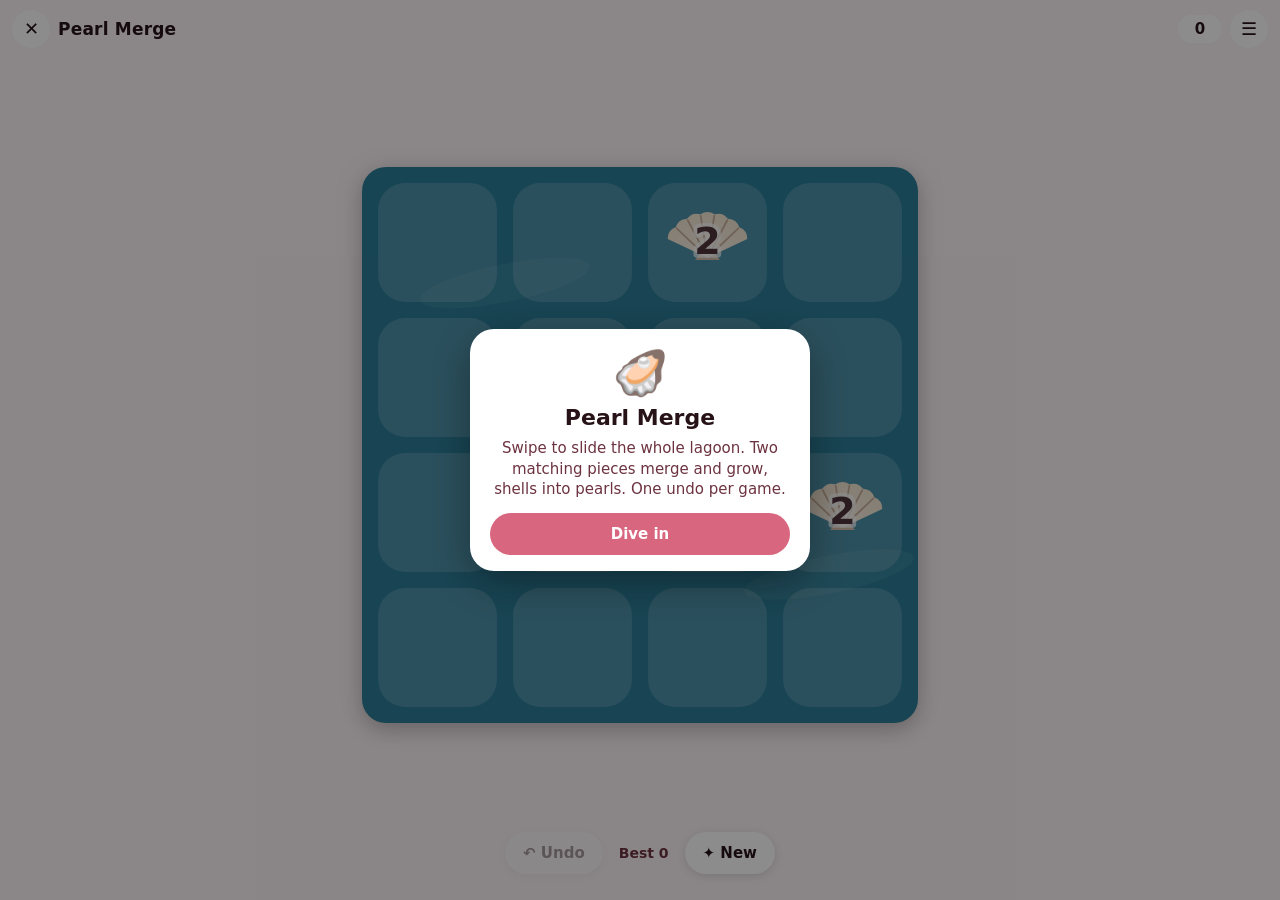
<file: waves/merge/index.html>
<!doctype html><html lang="en"><head><meta charset="utf-8"><meta name="viewport" content="width=device-width,initial-scale=1,maximum-scale=1,user-scalable=no,viewport-fit=cover"><title>Pearl Merge</title><style>
*{box-sizing:border-box;-webkit-tap-highlight-color:transparent}
html,body{margin:0;height:100%;overflow:hidden;background:var(--bg);color:var(--fg);font:15px/1.35 system-ui,-apple-system,"Segoe UI",Roboto,sans-serif;user-select:none;-webkit-user-select:none;touch-action:none;overscroll-behavior:none}
:root{--bg:#06202a;--fg:#e8f7fb;--sub:#9cc3cf;--card:#0d3341;--line:#1d4c5c;--acc:#1494B8;--acc2:#6FD3E6;--on:#fff;--good:#3ddc97;--bad:#ff6b6b;--warn:#ffc857}
#k-app{position:fixed;inset:0;display:flex;flex-direction:column;padding:env(safe-area-inset-top) env(safe-area-inset-right) env(safe-area-inset-bottom) env(safe-area-inset-left)}
#k-bar{display:flex;align-items:center;gap:8px;padding:10px 12px 6px;flex:0 0 auto}
#k-bar .t{font-weight:700;font-size:17px;letter-spacing:.2px;flex:1;white-space:nowrap;overflow:hidden;text-overflow:ellipsis}
#k-bar .s{font-variant-numeric:tabular-nums;font-weight:700;background:var(--card);border-radius:999px;padding:4px 12px;min-width:44px;text-align:center}
#k-bar .s:empty{display:none}
.k-ib{width:38px;height:38px;border-radius:50%;border:0;background:var(--card);color:var(--fg);display:grid;place-items:center;font-size:18px;cursor:pointer;flex:0 0 auto}
.k-ib:active{transform:scale(.94)}
#k-status{text-align:center;color:var(--sub);font-size:14px;min-height:20px;padding:0 12px 4px;flex:0 0 auto}
#k-stage{position:relative;flex:1 1 auto;min-height:0}
#k-stage canvas{position:absolute;inset:0;width:100%;height:100%;display:block}
.k-ov{position:fixed;inset:0;display:grid;place-items:center;background:rgba(0,0,0,.45);z-index:50;padding:24px;animation:k-f .18s ease-out}
.k-card{background:var(--card);border-radius:24px;padding:22px 20px 16px;width:min(340px,100%);text-align:center;box-shadow:0 12px 40px rgba(0,0,0,.35)}
.k-card h2{margin:0 0 6px;font-size:22px}
.k-card p{margin:0 0 14px;color:var(--sub)}
.k-card .k-emb{font-size:44px;line-height:1;margin-bottom:8px}
.k-btn{display:block;width:100%;border:0;border-radius:999px;padding:12px 16px;margin:8px 0 0;font:600 15px system-ui,sans-serif;cursor:pointer;background:var(--line);color:var(--fg)}
.k-btn.p{background:var(--acc);color:var(--on)}
.k-btn:active{transform:scale(.98)}
.k-row{display:flex;gap:8px}.k-row .k-btn{flex:1}
.k-toast{position:fixed;left:50%;width:max-content;max-width:calc(100vw - 32px);text-align:center;bottom:calc(24px + env(safe-area-inset-bottom));transform:translateX(-50%);background:var(--card);color:var(--fg);padding:10px 16px;border-radius:999px;z-index:60;box-shadow:0 6px 20px rgba(0,0,0,.3);animation:k-f .2s ease-out;font-weight:600}
.k-seg{display:flex;background:var(--line);border-radius:999px;padding:3px;margin:8px 0 0}
.k-seg button{flex:1;border:0;background:none;color:var(--fg);padding:8px;border-radius:999px;font:600 14px system-ui,sans-serif}
.k-seg button.on{background:var(--acc);color:var(--on)}
.k-chip{display:inline-block;padding:3px 10px;border-radius:999px;background:var(--line);font-size:13px;font-weight:600}
@keyframes k-f{from{opacity:0}to{opacity:1}}
@media (prefers-reduced-motion:reduce){*{animation:none!important;transition:none!important}}
.mg{position:absolute;left:0;right:0;bottom:0;height:80px;display:flex;align-items:center;justify-content:center;gap:10px;padding:0 14px 14px}
.mg button{border:0;border-radius:999px;background:var(--card);color:var(--fg);font:600 15px system-ui,sans-serif;padding:12px 18px;box-shadow:0 2px 10px rgba(0,0,0,.12);cursor:pointer;white-space:nowrap}
.mg button:disabled{opacity:.4}
.mg button:active:not(:disabled){transform:scale(.96)}
.mg .best{color:var(--sub);font-weight:600;font-size:14px;padding:0 6px;white-space:nowrap}
</style></head><body><script>
(function () {
'use strict';
const W = window.Wave || {
version: 1, host: 'dev', ready() {}, info: async () => ({ gameId: 'dev', player: { name: 'You', username: null }, match: null, theme: { dark: !matchMedia('(prefers-color-scheme: light)').matches, accent: '#1494B8' }, reduceMotion: false, locale: navigator.language, best: null }),
submitScore: async (n) => ({ best: n, isBest: true, rank: null }), saveState: async (d) => { try { localStorage.setItem('k-save', JSON.stringify(d)); } catch (e) {} return true; },
loadState: async () => { try { return JSON.parse(localStorage.getItem('k-save')); } catch (e) { return null; } }, haptic() {}, exit() { location.reload(); },
sendMove: async () => ({ seq: 0 }), onMove() {}, endMatch() {}, onPause() {}, onResume() {},
};
const $ = (tag, cls, html) => { const e = document.createElement(tag); if (cls) e.className = cls; if (html != null) e.innerHTML = html; return e; };
const hex = (h) => { h = h.replace('#', ''); return [0, 2, 4].map((i) => parseInt(h.substr(i, 2), 16)); };
const mix = (a, b, t) => { const x = hex(a), y = hex(b); return '#' + x.map((v, i) => Math.round(v + (y[i] - v) * t).toString(16).padStart(2, '0')).join(''); };
let ac = null, readySent = false, pauseCbs = [], resumeCbs = [], opts = {}, ovStack = [];
const K = {
W, $, mix, paused: false, muted: false, reduceMotion: false, info: null, online: null, colors: {},
/** Build the page chrome, apply the host theme, then call cb(info). opts: {title, accent, accent2, score:true, dark:{}, light:{}, onRestart, menuExtra:[{label,on}]} */
async boot(o, cb) {
opts = o || {};
try { K.muted = localStorage.getItem('k-mute') === '1'; } catch (e) {}
let info; try { info = await W.info(); } catch (e) { info = { theme: { dark: true }, player: { name: 'You' }, match: null }; }
K.info = info; K.reduceMotion = !!info.reduceMotion || matchMedia('(prefers-reduced-motion: reduce)').matches;
const dark = info.theme ? info.theme.dark !== false : true;
const acc = opts.accent || '#1494B8', acc2 = opts.accent2 || mix(acc, '#ffffff', 0.45);
const base = dark ? { bg: mix(acc, '#000000', 0.86), card: mix(acc, '#000000', 0.72), line: mix(acc, '#000000', 0.55), fg: '#eef8fb', sub: mix(acc, '#ffffff', 0.62) }
: { bg: mix(acc, '#ffffff', 0.92), card: '#ffffff', line: mix(acc, '#ffffff', 0.74), fg: mix(acc, '#000000', 0.82), sub: mix(acc, '#000000', 0.5) };
const c = Object.assign(base, dark ? opts.dark : opts.light, { acc, acc2, on: '#ffffff', good: dark ? '#3ddc97' : '#16a36a', bad: dark ? '#ff6b6b' : '#d93c3c', warn: '#f5b83d', dark });
K.colors = c;
const r = document.documentElement.style;
for (const k of ['bg', 'fg', 'sub', 'card', 'line', 'acc', 'acc2', 'on', 'good', 'bad', 'warn']) r.setProperty('--' + k, c[k]);
document.title = opts.title || 'Game';
const app = $('div'); app.id = 'k-app';
const bar = $('div'); bar.id = 'k-bar';
const back = $('button', 'k-ib', '&#x2715;'); back.setAttribute('aria-label', 'Close'); back.onclick = () => K.exit();
const t = $('div', 't'); t.textContent = opts.title || '';
const s = $('div', 's'); s.id = 'k-score';
const m = $('button', 'k-ib', '&#9776;'); m.setAttribute('aria-label', 'Menu'); m.onclick = () => K.pauseMenu();
bar.append(back, t, s, m);
const st = $('div'); st.id = 'k-status';
const stage = $('div'); stage.id = 'k-stage';
app.append(bar, st, stage); document.body.append(app);
K.stage = stage;
if (info.match) {
const m = info.match;
K.online = {
seat: m.you, players: m.players, id: m.id, over: m.status === 'over', winner: m.winner,
name: (seat) => (m.players[seat] && (m.players[seat].name || m.players[seat].username)) || (seat === m.you ? 'You' : 'Friend'),
onMove(cb) { W.onMove(cb); },
send(mv) { return W.sendMove(mv); },
end(winner, text) { K.online.over = true; W.endMatch({ winner, text }); },
};
}
W.onPause(() => { K.paused = true; pauseCbs.forEach((f) => f()); });
W.onResume(() => { K.paused = false; resumeCbs.forEach((f) => f()); });
document.addEventListener('visibilitychange', () => { if (document.hidden) { K.paused = true; pauseCbs.forEach((f) => f()); } });
cb && cb(info);
},
/** Boot options can't see functions declared inside the boot callback: games register them here (Kit.hooks = [fn…]) and the options call Kit.hook(i). */
hooks: [], hook(i) { const f = K.hooks[i]; if (f) f(); },
ready() { if (!readySent) { readySent = true; W.ready(); } },
onPause(f) { pauseCbs.push(f); }, onResume(f) { resumeCbs.push(f); },
title(t) { document.querySelector('#k-bar .t').textContent = t; },
status(t) { document.getElementById('k-status').textContent = t == null ? '' : t; },
score(n) { document.getElementById('k-score').textContent = n == null ? '' : String(n); },
submit(n) { return W.submitScore(n).catch(() => null); },
save(d) { return W.saveState(d).catch(() => false); },
load() { return W.loadState().catch(() => null); },
haptic(k) { try { W.haptic(k || 'tap'); } catch (e) {} },
exit() { if (opts.onExit && opts.onExit() === false) return; W.exit(); },
/** Canvas filling the stage; cv.w/h are CSS px. Calls onResize(w,h) on every size change. */
canvas(onResize) {
const cv = $('canvas'); K.stage.append(cv);
const ctx = cv.getContext('2d'); const o = { cv, ctx, w: 1, h: 1, dpr: 1 };
const fit = (cb) => {
const r = K.stage.getBoundingClientRect(); const d = Math.min(3, window.devicePixelRatio || 1);
o.w = Math.max(1, r.width); o.h = Math.max(1, r.height); o.dpr = d;
cv.width = Math.round(o.w * d); cv.height = Math.round(o.h * d); ctx.setTransform(d, 0, 0, d, 0, 0);
cb && onResize && onResize(o.w, o.h);
};
fit(false); new ResizeObserver(() => fit(true)).observe(K.stage);   // sizes now; onResize only from the observer (after your setup ran)
return o;
},
/** rAF loop: fn(dt seconds, capped 1/20). Skips frames while paused. Returns stop(). */
loop(fn) {
let last = 0, on = true;
const f = (t) => { if (!on) return; const dt = last ? Math.min(0.05, (t - last) / 1000) : 0; last = t; if (!K.paused) fn(dt, t); requestAnimationFrame(f); };
requestAnimationFrame(f); return () => { on = false; };
},
/** Pointer helper with stage-relative CSS px. h = {down(x,y,e), move(x,y,e), up(x,y,e)} */
pointer(el, h) {
let id = null;
const p = (e) => { const r = el.getBoundingClientRect(); return [e.clientX - r.left, e.clientY - r.top]; };
el.addEventListener('pointerdown', (e) => { if (id !== null) return; id = e.pointerId; try { el.setPointerCapture(id); } catch (x) {} K.unlockAudio(); h.down && h.down(...p(e), e); });
el.addEventListener('pointermove', (e) => { if (e.pointerId === id || (id === null && h.hover)) (id === null ? h.hover : h.move) && (id === null ? h.hover : h.move)(...p(e), e); });
const end = (e) => { if (e.pointerId !== id) return; id = null; h.up && h.up(...p(e), e); };
el.addEventListener('pointerup', end); el.addEventListener('pointercancel', end);
},
/** Overlay card. o = {emoji, title, text, html, buttons:[{label, primary, on, keep}], dismiss} → close() */
menu(o) {
const ov = $('div', 'k-ov'); const card = $('div', 'k-card');
if (o.emoji) card.append($('div', 'k-emb', o.emoji));
if (o.title) { const h = $('h2'); h.textContent = o.title; card.append(h); }
if (o.text) { const p = $('p'); p.textContent = o.text; card.append(p); }
if (o.html) card.append(typeof o.html === 'string' ? $('div', '', o.html) : o.html);
const close = () => { ov.remove(); ovStack = ovStack.filter((x) => x !== close); };
for (const b of o.buttons || []) {
const e = $('button', 'k-btn' + (b.primary ? ' p' : '')); e.textContent = b.label;
e.onclick = () => { K.sfx('tap'); if (!b.keep) close(); b.on && b.on(); }; card.append(e);
}
if (o.dismiss) ov.onclick = (e) => { if (e.target === ov) close(); };
ov.append(card); document.body.append(ov); ovStack.push(close); return close;
},
closeMenus() { ovStack.slice().forEach((f) => f()); },
pauseMenu() {
K.paused = true; pauseCbs.forEach((f) => f());
const resume = () => { K.paused = false; resumeCbs.forEach((f) => f()); };
K.menu({ title: 'Paused', buttons: [
{ label: 'Resume', primary: true, on: resume },
...(opts.onRestart && !K.online ? [{ label: 'Restart', on: () => { K.paused = false; opts.onRestart(); } }] : []),
...((opts.menuExtra || []).map((b) => ({ label: b.label, on: () => { K.paused = false; b.on(); } }))),
{ label: K.muted ? 'Sound: off' : 'Sound: on', on: () => { K.muted = !K.muted; try { localStorage.setItem('k-mute', K.muted ? '1' : '0'); } catch (e) {} resume(); } },
{ label: 'Exit game', on: () => K.exit() },
] });
},
toast(t, ms) { const e = $('div', 'k-toast'); e.textContent = t; document.body.append(e); setTimeout(() => e.remove(), ms || 1600); },
unlockAudio() { if (!ac) { try { ac = new (window.AudioContext || window.webkitAudioContext)(); } catch (e) {} } if (ac && ac.state === 'suspended') ac.resume(); },
/** Tiny synthesized sounds: tap pop good bad win lose bounce drop */
sfx(name) {
if (K.muted) return; K.unlockAudio(); if (!ac) return;
const S = { tap: [[660, 0.04, 'sine', 0.08]], pop: [[520, 0.05, 'triangle', 0.12], [880, 0.05, 'triangle', 0.08]], good: [[660, 0.07, 'sine', 0.12], [990, 0.09, 'sine', 0.1]],
bad: [[220, 0.12, 'sawtooth', 0.07], [160, 0.14, 'sawtooth', 0.06]], win: [[523, 0.1, 'triangle', 0.12], [659, 0.1, 'triangle', 0.12], [784, 0.1, 'triangle', 0.12], [1046, 0.2, 'triangle', 0.12]],
lose: [[392, 0.14, 'triangle', 0.1], [330, 0.14, 'triangle', 0.1], [262, 0.24, 'triangle', 0.1]], bounce: [[440, 0.03, 'square', 0.05]], drop: [[300, 0.06, 'sine', 0.14], [180, 0.08, 'sine', 0.1]] }[name] || [];
let t = ac.currentTime;
for (const [f, d, type, v] of S) {
const o = ac.createOscillator(), g = ac.createGain(); o.type = type; o.frequency.value = f;
g.gain.setValueAtTime(v, t); g.gain.exponentialRampToValueAtTime(0.0001, t + d); o.connect(g).connect(ac.destination); o.start(t); o.stop(t + d + 0.02); t += d * 0.9;
}
},
rand: (a, b) => a + Math.random() * (b - a),
ri: (a, b) => Math.floor(a + Math.random() * (b - a + 1)),
shuffle(a) { for (let i = a.length - 1; i > 0; i--) { const j = Math.floor(Math.random() * (i + 1)); [a[i], a[j]] = [a[j], a[i]]; } return a; },
rr(ctx, x, y, w, h, r) { r = Math.min(r, w / 2, h / 2); ctx.beginPath(); ctx.moveTo(x + r, y); ctx.arcTo(x + w, y, x + w, y + h, r); ctx.arcTo(x + w, y + h, x, y + h, r); ctx.arcTo(x, y + h, x, y, r); ctx.arcTo(x, y, x + w, y, r); ctx.closePath(); },
/** Standard mode picker for 2-player board games. modes: subset of ['cpu','local'] (online is automatic). */
pickMode(o, cb) {
if (K.online) { cb('online'); return; }
const b = [];
if (o.modes.includes('cpu')) b.push({ label: o.cpuLabel || 'Play the computer', primary: true, on: () => cb('cpu') });
if (o.modes.includes('local')) b.push({ label: 'Two players, this phone', primary: !o.modes.includes('cpu'), on: () => cb('local') });
if (o.online) b.push({ label: 'Challenge a friend online', on: () => K.menu({ emoji: '💬', title: 'Play a friend', text: 'Close the game, tap “Challenge a friend” on its page, then pick a chat. Moves arrive in that chat.', buttons: [{ label: 'OK', primary: true, on: () => K.pickMode(o, cb) }] }) });
K.menu({ emoji: o.emoji, title: o.title, text: o.text, buttons: b });
},
};
window.Kit = K;
})();
</script><script>
Kit.boot({ title: 'Pearl Merge', accent: '#D9667F', onRestart: () => Kit.hook(0)}, () => {
Kit.hooks = [() => newGame()];
const C = Kit.colors;
const TIER = [null,
['#f4e7d3', 'Sand grain'], ['#f7cdbd', 'Blush shell'], ['#ffad94', 'Peach shell'], ['#ff8d9e', 'Coral shell'],
['#f4f0ea', 'Seed pearl'], ['#ffd6e0', 'Rose pearl'], ['#d9c2ff', 'Lilac pearl'], ['#a8c8ff', 'Sky pearl'],
['#7fe0d2', 'Lagoon pearl'], ['#ffd36b', 'Golden pearl'], ['#4a4e69', 'Black pearl'], ['#ffffff', 'Sea crown']];
const tierOf = (v) => Math.min(TIER.length - 1, Math.round(Math.log2(v)));
let grid = [], tiles = [], dying = [], score = 0, best = 0, best0 = 0, undoLeft = 1, prev = null, over = false, seen = 0, nid = 1, press = null;
const g = Kit.canvas(draw);
const bar = Kit.$('div', 'mg'); const bUndo = Kit.$('button', '', '↶ Undo'); const bBest = Kit.$('div', 'best'); const bNew = Kit.$('button', '', '✦ New');
bUndo.onclick = undo; bNew.onclick = () => Kit.menu({ title: 'Start over?', text: 'This lagoon will be cleared.', buttons: [{ label: 'New game', primary: true, on: newGame }, { label: 'Keep playing' }] });
bar.append(bUndo, bBest, bNew); Kit.stage.append(bar);
const TRAY = C.dark ? '#103042' : '#2c7d98', SLOT = C.dark ? 'rgba(255,255,255,.06)' : 'rgba(255,255,255,.16)';
function geo() { const H = g.h - 84, s = Math.floor(Math.min(g.w - 28, H - 20, 540)); return { s, x: Math.round((g.w - s) / 2), y: Math.round(Math.max(8, (H - s) / 2)), t: s / 4 }; }
const lum = (h) => { const n = parseInt(h.slice(1), 16); return ((n >> 16) * 0.3 + ((n >> 8) & 255) * 0.59 + (n & 255) * 0.11) / 255; };
function shell(ctx, cx, cy, r, col) {
const bx = cx, by = cy + r * 0.62, R = r * 1.5, n = 7, a0 = -Math.PI * 0.86, a1 = -Math.PI * 0.14;
ctx.fillStyle = Kit.mix(col, '#7a4a3a', 0.25);
ctx.beginPath(); ctx.moveTo(bx - r * 0.42, by + r * 0.08); ctx.lineTo(bx + r * 0.42, by + r * 0.08); ctx.lineTo(bx + r * 0.2, by - r * 0.22); ctx.lineTo(bx - r * 0.2, by - r * 0.22); ctx.fill();
const gr = ctx.createRadialGradient(bx, by, r * 0.1, bx, by, R); gr.addColorStop(0, Kit.mix(col, '#ffffff', 0.5)); gr.addColorStop(1, col);
ctx.fillStyle = gr; ctx.beginPath(); ctx.moveTo(bx, by);
for (let i = 0; i <= n; i++) {
const a = a0 + (a1 - a0) * i / n, px = bx + Math.cos(a) * R, py = by + Math.sin(a) * R;
if (i === 0) ctx.lineTo(px, py);
else { const am = a - (a1 - a0) / n / 2; ctx.quadraticCurveTo(bx + Math.cos(am) * R * 1.1, by + Math.sin(am) * R * 1.1, px, py); }
}
ctx.closePath(); ctx.fill();
ctx.strokeStyle = Kit.mix(col, '#7a4a3a', 0.35); ctx.lineWidth = Math.max(1, r * 0.06); ctx.lineCap = 'round';
for (let i = 1; i < n; i++) { const a = a0 + (a1 - a0) * i / n; ctx.beginPath(); ctx.moveTo(bx + Math.cos(a) * r * 0.25, by + Math.sin(a) * r * 0.25); ctx.lineTo(bx + Math.cos(a) * R * 0.97, by + Math.sin(a) * R * 0.97); ctx.stroke(); }
}
function pearl(ctx, cx, cy, r, col, k) {
ctx.fillStyle = 'rgba(0,0,0,.22)'; ctx.beginPath(); ctx.ellipse(cx, cy + r * 0.9, r * 0.8, r * 0.2, 0, 0, 7); ctx.fill();
const gr = ctx.createRadialGradient(cx - r * 0.35, cy - r * 0.4, r * 0.05, cx, cy, r);
gr.addColorStop(0, '#ffffff'); gr.addColorStop(0.35, Kit.mix(col, '#ffffff', 0.35)); gr.addColorStop(0.85, col); gr.addColorStop(1, Kit.mix(col, '#000000', 0.25));
ctx.fillStyle = gr; ctx.beginPath(); ctx.arc(cx, cy, r, 0, 7); ctx.fill();
if (k >= 10) {   // iridescent rim on the big ones
ctx.lineWidth = Math.max(2, r * 0.08); const rg = ctx.createLinearGradient(cx - r, cy - r, cx + r, cy + r);
['#ff9ecf', '#ffe66d', '#7fe0d2', '#a8c8ff'].forEach((c, i) => rg.addColorStop(i / 3, c)); ctx.strokeStyle = rg; ctx.beginPath(); ctx.arc(cx, cy, r * 1.08, 0, 7); ctx.stroke();
}
}
function draw() {
const { ctx } = g; if (!ctx || !grid.length) return;
ctx.clearRect(0, 0, g.w, g.h);
const { s, x, y, t } = geo(), pad = t * 0.06;
ctx.save(); ctx.shadowColor = 'rgba(0,0,0,.25)'; ctx.shadowBlur = 22; ctx.shadowOffsetY = 6; ctx.fillStyle = TRAY; Kit.rr(ctx, x - 8, y - 8, s + 16, s + 16, 24); ctx.fill(); ctx.restore();
ctx.fillStyle = 'rgba(255,255,255,.06)'; for (let i = 0; i < 3; i++) { ctx.beginPath(); ctx.ellipse(x + s * (0.25 + i * 0.3), y + s * (0.2 + i * 0.27), s * 0.16, s * 0.035, -0.2, 0, 7); ctx.fill(); }
for (let i = 0; i < 16; i++) { ctx.fillStyle = SLOT; Kit.rr(ctx, x + (i % 4) * t + pad, y + ((i / 4) | 0) * t + pad, t - 2 * pad, t - 2 * pad, t * 0.2); ctx.fill(); }
ctx.textAlign = 'center'; ctx.textBaseline = 'middle';
for (const tl of dying.concat(tiles)) {
const v = tl.pop < 0 ? tl.v / 2 : tl.v, k = tierOf(v), col = TIER[k][0];
let sc = tl.born < 1 ? tl.born : 1; if (tl.pop >= 0 && tl.pop < 1) sc *= 1 + Math.sin(tl.pop * Math.PI) * 0.18;
const cx = x + tl.px * t + t / 2, cy = y + tl.py * t + t / 2, r = t * (0.2 + Math.min(k, 12) * 0.017) * sc;
if (r <= 0.5) continue;
if (k <= 4) shell(ctx, cx, cy - r * 0.1, r, col); else pearl(ctx, cx, cy, r, col, k);
const fs = Math.round(t * (v >= 1000 ? 0.2 : v >= 100 ? 0.24 : 0.28) * Math.min(1, sc));
ctx.font = `800 ${fs}px system-ui,sans-serif`;
const ty = k <= 4 ? cy + r * 0.05 : cy + fs * 0.04, darkText = lum(col) > 0.62;
ctx.lineWidth = fs * 0.2; ctx.lineJoin = 'round'; ctx.strokeStyle = darkText ? 'rgba(255,255,255,.7)' : 'rgba(0,0,0,.25)'; ctx.strokeText(v, cx, ty);
ctx.fillStyle = darkText ? 'rgba(60,30,40,.9)' : '#ffffff'; ctx.fillText(v, cx, ty);
}
}
function cells() { return grid.map((tl) => (tl ? tl.v : 0)); }
function build(vals) { tiles = []; dying = []; grid = vals.map((v, i) => { if (!v) return null; const tl = { id: nid++, v, x: i % 4, y: (i / 4) | 0, px: i % 4, py: (i / 4) | 0, born: 1, pop: 1 }; tiles.push(tl); return tl; }); }
function spawn() {
const free = []; grid.forEach((tl, i) => { if (!tl) free.push(i); }); if (!free.length) return;
const i = free[Kit.ri(0, free.length - 1)], tl = { id: nid++, v: Math.random() < 0.9 ? 2 : 4, x: i % 4, y: (i / 4) | 0, px: i % 4, py: (i / 4) | 0, born: Kit.reduceMotion ? 1 : 0, pop: 1 };
grid[i] = tl; tiles.push(tl);
}
function canMove() { for (let i = 0; i < 16; i++) { if (!grid[i]) return true; const v = grid[i].v; if (i % 4 < 3 && grid[i + 1] && grid[i + 1].v === v) return true; if (i < 12 && grid[i + 4] && grid[i + 4].v === v) return true; } return false; }
function move(dir) {   // 0 left 1 right 2 up 3 down
if (over || document.querySelector('.k-ov')) return;
const [dx, dy] = [[-1, 0], [1, 0], [0, -1], [0, 1]][dir], snap = { cells: cells(), score };
const xs = dx === 1 ? [3, 2, 1, 0] : [0, 1, 2, 3], ys = dy === 1 ? [3, 2, 1, 0] : [0, 1, 2, 3];
const merged = new Set(); let moved = false, gain = 0;
dying = [];
for (const yy of ys) for (const xx of xs) {
const tl = grid[yy * 4 + xx]; if (!tl) continue;
let nx = xx, ny = yy;
while (nx + dx >= 0 && nx + dx < 4 && ny + dy >= 0 && ny + dy < 4 && !grid[(ny + dy) * 4 + nx + dx]) { nx += dx; ny += dy; }
const bx = nx + dx, by = ny + dy, nb = bx >= 0 && bx < 4 && by >= 0 && by < 4 ? grid[by * 4 + bx] : null;
grid[yy * 4 + xx] = null;
if (nb && nb.v === tl.v && !merged.has(nb)) {
tl.x = bx; tl.y = by; dying.push(tl); tiles.splice(tiles.indexOf(tl), 1);
nb.v *= 2; nb.pop = Kit.reduceMotion ? 1 : -0.6; merged.add(nb); gain += nb.v; moved = true;
} else { grid[ny * 4 + nx] = tl; if (nx !== xx || ny !== yy) { tl.x = nx; tl.y = ny; moved = true; } }
}
if (!moved) { Kit.haptic('light'); return; }
prev = snap; score += gain; Kit.sfx(gain ? 'pop' : 'bounce'); Kit.haptic(gain ? 'medium' : 'light');
spawn();
let top = 0; for (const tl of tiles) top = Math.max(top, tierOf(tl.v));
if (top > seen) { if (top >= 7) { Kit.toast(`New: ${TIER[top][1]}!`); Kit.sfx('good'); } seen = top; }
if (score > best) best = score;
hud();
if (!canMove()) { over = true; setTimeout(end, 700); }
save();
}
function end() {
Kit.submit(score); Kit.sfx('lose'); Kit.haptic('warning'); save();
let top = 0; for (const tl of tiles) top = Math.max(top, tierOf(tl.v));
Kit.menu({ emoji: '🦪', title: 'The lagoon is full', text: `Score ${score} · biggest: ${TIER[top][1]}${score > best0 && best0 ? ' — new best!' : ''}`,
buttons: [...(undoLeft && prev ? [{ label: 'Use my undo', on: undo }] : []), { label: 'New game', primary: true, on: newGame }] });
}
function undo() {
if (!undoLeft || !prev) { Kit.toast(undoLeft ? 'Nothing to undo yet' : 'Undo already used this game'); return; }
build(prev.cells); score = prev.score; prev = null; undoLeft = 0; over = false; Kit.sfx('tap'); hud(); draw(); save();
}
function hud() { Kit.score(score); bBest.textContent = 'Best ' + best; bUndo.disabled = !undoLeft || !prev; bUndo.textContent = undoLeft ? '↶ Undo' : '↶ Used'; }
function newGame() { best0 = best; build(Array(16).fill(0)); score = 0; undoLeft = 1; prev = null; over = false; seen = 0; spawn(); spawn(); hud(); draw(); save(); }
function save() { Kit.save({ best, game: over ? null : { cells: cells(), score, undoLeft, prev } }); }
Kit.pointer(g.cv, {
down(px, py) { press = { x: px, y: py }; },
move(px, py) { if (!press) return; const dx = px - press.x, dy = py - press.y; if (Math.hypot(dx, dy) > 28) { press = null; move(Math.abs(dx) > Math.abs(dy) ? (dx > 0 ? 1 : 0) : (dy > 0 ? 3 : 2)); } },
up() { press = null; },
});
addEventListener('keydown', (e) => {
const d = { ArrowLeft: 0, ArrowRight: 1, ArrowUp: 2, ArrowDown: 3, a: 0, d: 1, w: 2, s: 3 }[e.key];
if (d !== undefined) { e.preventDefault(); move(d); }
});
Kit.onPause(save);
Kit.loop((dt) => {
if (!grid.length) return;
let busy = false; const k = Kit.reduceMotion ? 1 : Math.min(1, dt * 16);
for (const tl of tiles.concat(dying)) {
if (Math.abs(tl.px - tl.x) + Math.abs(tl.py - tl.y) > 0.002) { tl.px += (tl.x - tl.px) * k; tl.py += (tl.y - tl.py) * k; busy = true; } else { tl.px = tl.x; tl.py = tl.y; }
if (tl.born < 1) { tl.born = Math.min(1, tl.born + dt * 6); busy = true; }
if (tl.pop < 1) { tl.pop = Math.min(1, tl.pop + dt * 5); busy = true; }
}
if (dying.length && dying.every((tl) => tl.px === tl.x && tl.py === tl.y)) { dying = []; busy = true; }
if (busy) draw();
});
Kit.load().then((s) => {
if (s && s.best) best = best0 = s.best;
const gm = s && s.game;
if (gm && Array.isArray(gm.cells) && gm.cells.length === 16 && gm.cells.some(Boolean)) {
build(gm.cells); score = gm.score || 0; undoLeft = gm.undoLeft ? 1 : 0; prev = gm.prev || null;
for (const tl of tiles) seen = Math.max(seen, tierOf(tl.v));
hud(); draw(); if (!canMove()) { over = true; end(); }
} else {
newGame();
Kit.menu({ emoji: '🦪', title: 'Pearl Merge', text: 'Swipe to slide the whole lagoon. Two matching pieces merge and grow, shells into pearls. One undo per game.', buttons: [{ label: 'Dive in', primary: true }] });
}
Kit.ready();
});
});
</script></body></html>
</file>
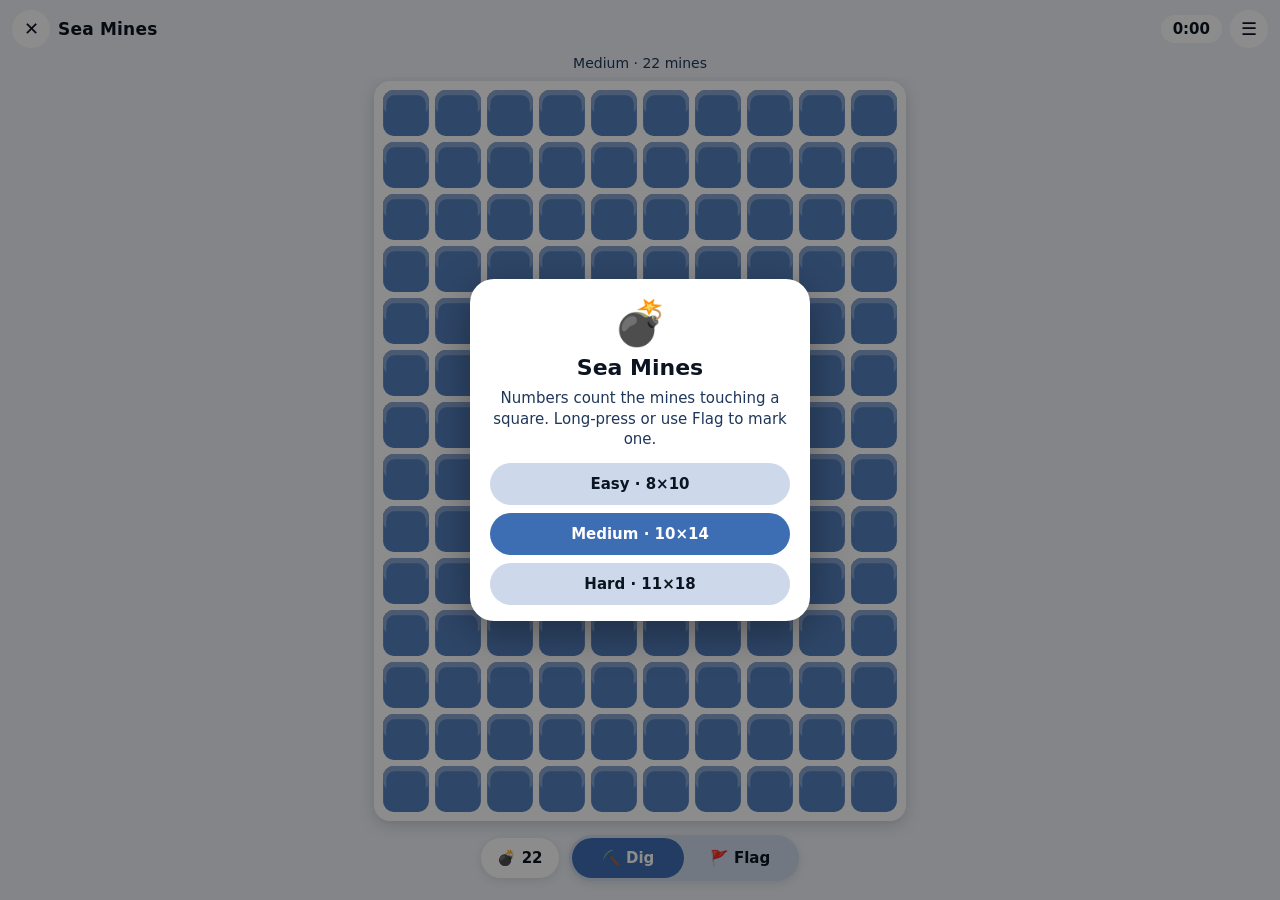
<file: waves/mines/index.html>
<!doctype html><html lang="en"><head><meta charset="utf-8"><meta name="viewport" content="width=device-width,initial-scale=1,maximum-scale=1,user-scalable=no,viewport-fit=cover"><title>Sea Mines</title><style>
*{box-sizing:border-box;-webkit-tap-highlight-color:transparent}
html,body{margin:0;height:100%;overflow:hidden;background:var(--bg);color:var(--fg);font:15px/1.35 system-ui,-apple-system,"Segoe UI",Roboto,sans-serif;user-select:none;-webkit-user-select:none;touch-action:none;overscroll-behavior:none}
:root{--bg:#06202a;--fg:#e8f7fb;--sub:#9cc3cf;--card:#0d3341;--line:#1d4c5c;--acc:#1494B8;--acc2:#6FD3E6;--on:#fff;--good:#3ddc97;--bad:#ff6b6b;--warn:#ffc857}
#k-app{position:fixed;inset:0;display:flex;flex-direction:column;padding:env(safe-area-inset-top) env(safe-area-inset-right) env(safe-area-inset-bottom) env(safe-area-inset-left)}
#k-bar{display:flex;align-items:center;gap:8px;padding:10px 12px 6px;flex:0 0 auto}
#k-bar .t{font-weight:700;font-size:17px;letter-spacing:.2px;flex:1;white-space:nowrap;overflow:hidden;text-overflow:ellipsis}
#k-bar .s{font-variant-numeric:tabular-nums;font-weight:700;background:var(--card);border-radius:999px;padding:4px 12px;min-width:44px;text-align:center}
#k-bar .s:empty{display:none}
.k-ib{width:38px;height:38px;border-radius:50%;border:0;background:var(--card);color:var(--fg);display:grid;place-items:center;font-size:18px;cursor:pointer;flex:0 0 auto}
.k-ib:active{transform:scale(.94)}
#k-status{text-align:center;color:var(--sub);font-size:14px;min-height:20px;padding:0 12px 4px;flex:0 0 auto}
#k-stage{position:relative;flex:1 1 auto;min-height:0}
#k-stage canvas{position:absolute;inset:0;width:100%;height:100%;display:block}
.k-ov{position:fixed;inset:0;display:grid;place-items:center;background:rgba(0,0,0,.45);z-index:50;padding:24px;animation:k-f .18s ease-out}
.k-card{background:var(--card);border-radius:24px;padding:22px 20px 16px;width:min(340px,100%);text-align:center;box-shadow:0 12px 40px rgba(0,0,0,.35)}
.k-card h2{margin:0 0 6px;font-size:22px}
.k-card p{margin:0 0 14px;color:var(--sub)}
.k-card .k-emb{font-size:44px;line-height:1;margin-bottom:8px}
.k-btn{display:block;width:100%;border:0;border-radius:999px;padding:12px 16px;margin:8px 0 0;font:600 15px system-ui,sans-serif;cursor:pointer;background:var(--line);color:var(--fg)}
.k-btn.p{background:var(--acc);color:var(--on)}
.k-btn:active{transform:scale(.98)}
.k-row{display:flex;gap:8px}.k-row .k-btn{flex:1}
.k-toast{position:fixed;left:50%;width:max-content;max-width:calc(100vw - 32px);text-align:center;bottom:calc(24px + env(safe-area-inset-bottom));transform:translateX(-50%);background:var(--card);color:var(--fg);padding:10px 16px;border-radius:999px;z-index:60;box-shadow:0 6px 20px rgba(0,0,0,.3);animation:k-f .2s ease-out;font-weight:600}
.k-seg{display:flex;background:var(--line);border-radius:999px;padding:3px;margin:8px 0 0}
.k-seg button{flex:1;border:0;background:none;color:var(--fg);padding:8px;border-radius:999px;font:600 14px system-ui,sans-serif}
.k-seg button.on{background:var(--acc);color:var(--on)}
.k-chip{display:inline-block;padding:3px 10px;border-radius:999px;background:var(--line);font-size:13px;font-weight:600}
@keyframes k-f{from{opacity:0}to{opacity:1}}
@media (prefers-reduced-motion:reduce){*{animation:none!important;transition:none!important}}
.mb{position:absolute;left:0;right:0;bottom:0;height:72px;display:flex;align-items:center;justify-content:center;gap:10px;padding:0 14px 12px}
.mb .ct{background:var(--card);border-radius:999px;padding:10px 14px;font-weight:700;font-variant-numeric:tabular-nums;min-width:78px;text-align:center;box-shadow:0 2px 10px rgba(0,0,0,.12);white-space:nowrap}
.mb .k-seg{margin:0;flex:0 1 230px;box-shadow:0 2px 10px rgba(0,0,0,.12)}
.mb .k-seg button{padding:11px 8px;font-size:15px;cursor:pointer}
</style></head><body><script>
(function () {
'use strict';
const W = window.Wave || {
version: 1, host: 'dev', ready() {}, info: async () => ({ gameId: 'dev', player: { name: 'You', username: null }, match: null, theme: { dark: !matchMedia('(prefers-color-scheme: light)').matches, accent: '#1494B8' }, reduceMotion: false, locale: navigator.language, best: null }),
submitScore: async (n) => ({ best: n, isBest: true, rank: null }), saveState: async (d) => { try { localStorage.setItem('k-save', JSON.stringify(d)); } catch (e) {} return true; },
loadState: async () => { try { return JSON.parse(localStorage.getItem('k-save')); } catch (e) { return null; } }, haptic() {}, exit() { location.reload(); },
sendMove: async () => ({ seq: 0 }), onMove() {}, endMatch() {}, onPause() {}, onResume() {},
};
const $ = (tag, cls, html) => { const e = document.createElement(tag); if (cls) e.className = cls; if (html != null) e.innerHTML = html; return e; };
const hex = (h) => { h = h.replace('#', ''); return [0, 2, 4].map((i) => parseInt(h.substr(i, 2), 16)); };
const mix = (a, b, t) => { const x = hex(a), y = hex(b); return '#' + x.map((v, i) => Math.round(v + (y[i] - v) * t).toString(16).padStart(2, '0')).join(''); };
let ac = null, readySent = false, pauseCbs = [], resumeCbs = [], opts = {}, ovStack = [];
const K = {
W, $, mix, paused: false, muted: false, reduceMotion: false, info: null, online: null, colors: {},
/** Build the page chrome, apply the host theme, then call cb(info). opts: {title, accent, accent2, score:true, dark:{}, light:{}, onRestart, menuExtra:[{label,on}]} */
async boot(o, cb) {
opts = o || {};
try { K.muted = localStorage.getItem('k-mute') === '1'; } catch (e) {}
let info; try { info = await W.info(); } catch (e) { info = { theme: { dark: true }, player: { name: 'You' }, match: null }; }
K.info = info; K.reduceMotion = !!info.reduceMotion || matchMedia('(prefers-reduced-motion: reduce)').matches;
const dark = info.theme ? info.theme.dark !== false : true;
const acc = opts.accent || '#1494B8', acc2 = opts.accent2 || mix(acc, '#ffffff', 0.45);
const base = dark ? { bg: mix(acc, '#000000', 0.86), card: mix(acc, '#000000', 0.72), line: mix(acc, '#000000', 0.55), fg: '#eef8fb', sub: mix(acc, '#ffffff', 0.62) }
: { bg: mix(acc, '#ffffff', 0.92), card: '#ffffff', line: mix(acc, '#ffffff', 0.74), fg: mix(acc, '#000000', 0.82), sub: mix(acc, '#000000', 0.5) };
const c = Object.assign(base, dark ? opts.dark : opts.light, { acc, acc2, on: '#ffffff', good: dark ? '#3ddc97' : '#16a36a', bad: dark ? '#ff6b6b' : '#d93c3c', warn: '#f5b83d', dark });
K.colors = c;
const r = document.documentElement.style;
for (const k of ['bg', 'fg', 'sub', 'card', 'line', 'acc', 'acc2', 'on', 'good', 'bad', 'warn']) r.setProperty('--' + k, c[k]);
document.title = opts.title || 'Game';
const app = $('div'); app.id = 'k-app';
const bar = $('div'); bar.id = 'k-bar';
const back = $('button', 'k-ib', '&#x2715;'); back.setAttribute('aria-label', 'Close'); back.onclick = () => K.exit();
const t = $('div', 't'); t.textContent = opts.title || '';
const s = $('div', 's'); s.id = 'k-score';
const m = $('button', 'k-ib', '&#9776;'); m.setAttribute('aria-label', 'Menu'); m.onclick = () => K.pauseMenu();
bar.append(back, t, s, m);
const st = $('div'); st.id = 'k-status';
const stage = $('div'); stage.id = 'k-stage';
app.append(bar, st, stage); document.body.append(app);
K.stage = stage;
if (info.match) {
const m = info.match;
K.online = {
seat: m.you, players: m.players, id: m.id, over: m.status === 'over', winner: m.winner,
name: (seat) => (m.players[seat] && (m.players[seat].name || m.players[seat].username)) || (seat === m.you ? 'You' : 'Friend'),
onMove(cb) { W.onMove(cb); },
send(mv) { return W.sendMove(mv); },
end(winner, text) { K.online.over = true; W.endMatch({ winner, text }); },
};
}
W.onPause(() => { K.paused = true; pauseCbs.forEach((f) => f()); });
W.onResume(() => { K.paused = false; resumeCbs.forEach((f) => f()); });
document.addEventListener('visibilitychange', () => { if (document.hidden) { K.paused = true; pauseCbs.forEach((f) => f()); } });
cb && cb(info);
},
/** Boot options can't see functions declared inside the boot callback: games register them here (Kit.hooks = [fn…]) and the options call Kit.hook(i). */
hooks: [], hook(i) { const f = K.hooks[i]; if (f) f(); },
ready() { if (!readySent) { readySent = true; W.ready(); } },
onPause(f) { pauseCbs.push(f); }, onResume(f) { resumeCbs.push(f); },
title(t) { document.querySelector('#k-bar .t').textContent = t; },
status(t) { document.getElementById('k-status').textContent = t == null ? '' : t; },
score(n) { document.getElementById('k-score').textContent = n == null ? '' : String(n); },
submit(n) { return W.submitScore(n).catch(() => null); },
save(d) { return W.saveState(d).catch(() => false); },
load() { return W.loadState().catch(() => null); },
haptic(k) { try { W.haptic(k || 'tap'); } catch (e) {} },
exit() { if (opts.onExit && opts.onExit() === false) return; W.exit(); },
/** Canvas filling the stage; cv.w/h are CSS px. Calls onResize(w,h) on every size change. */
canvas(onResize) {
const cv = $('canvas'); K.stage.append(cv);
const ctx = cv.getContext('2d'); const o = { cv, ctx, w: 1, h: 1, dpr: 1 };
const fit = (cb) => {
const r = K.stage.getBoundingClientRect(); const d = Math.min(3, window.devicePixelRatio || 1);
o.w = Math.max(1, r.width); o.h = Math.max(1, r.height); o.dpr = d;
cv.width = Math.round(o.w * d); cv.height = Math.round(o.h * d); ctx.setTransform(d, 0, 0, d, 0, 0);
cb && onResize && onResize(o.w, o.h);
};
fit(false); new ResizeObserver(() => fit(true)).observe(K.stage);   // sizes now; onResize only from the observer (after your setup ran)
return o;
},
/** rAF loop: fn(dt seconds, capped 1/20). Skips frames while paused. Returns stop(). */
loop(fn) {
let last = 0, on = true;
const f = (t) => { if (!on) return; const dt = last ? Math.min(0.05, (t - last) / 1000) : 0; last = t; if (!K.paused) fn(dt, t); requestAnimationFrame(f); };
requestAnimationFrame(f); return () => { on = false; };
},
/** Pointer helper with stage-relative CSS px. h = {down(x,y,e), move(x,y,e), up(x,y,e)} */
pointer(el, h) {
let id = null;
const p = (e) => { const r = el.getBoundingClientRect(); return [e.clientX - r.left, e.clientY - r.top]; };
el.addEventListener('pointerdown', (e) => { if (id !== null) return; id = e.pointerId; try { el.setPointerCapture(id); } catch (x) {} K.unlockAudio(); h.down && h.down(...p(e), e); });
el.addEventListener('pointermove', (e) => { if (e.pointerId === id || (id === null && h.hover)) (id === null ? h.hover : h.move) && (id === null ? h.hover : h.move)(...p(e), e); });
const end = (e) => { if (e.pointerId !== id) return; id = null; h.up && h.up(...p(e), e); };
el.addEventListener('pointerup', end); el.addEventListener('pointercancel', end);
},
/** Overlay card. o = {emoji, title, text, html, buttons:[{label, primary, on, keep}], dismiss} → close() */
menu(o) {
const ov = $('div', 'k-ov'); const card = $('div', 'k-card');
if (o.emoji) card.append($('div', 'k-emb', o.emoji));
if (o.title) { const h = $('h2'); h.textContent = o.title; card.append(h); }
if (o.text) { const p = $('p'); p.textContent = o.text; card.append(p); }
if (o.html) card.append(typeof o.html === 'string' ? $('div', '', o.html) : o.html);
const close = () => { ov.remove(); ovStack = ovStack.filter((x) => x !== close); };
for (const b of o.buttons || []) {
const e = $('button', 'k-btn' + (b.primary ? ' p' : '')); e.textContent = b.label;
e.onclick = () => { K.sfx('tap'); if (!b.keep) close(); b.on && b.on(); }; card.append(e);
}
if (o.dismiss) ov.onclick = (e) => { if (e.target === ov) close(); };
ov.append(card); document.body.append(ov); ovStack.push(close); return close;
},
closeMenus() { ovStack.slice().forEach((f) => f()); },
pauseMenu() {
K.paused = true; pauseCbs.forEach((f) => f());
const resume = () => { K.paused = false; resumeCbs.forEach((f) => f()); };
K.menu({ title: 'Paused', buttons: [
{ label: 'Resume', primary: true, on: resume },
...(opts.onRestart && !K.online ? [{ label: 'Restart', on: () => { K.paused = false; opts.onRestart(); } }] : []),
...((opts.menuExtra || []).map((b) => ({ label: b.label, on: () => { K.paused = false; b.on(); } }))),
{ label: K.muted ? 'Sound: off' : 'Sound: on', on: () => { K.muted = !K.muted; try { localStorage.setItem('k-mute', K.muted ? '1' : '0'); } catch (e) {} resume(); } },
{ label: 'Exit game', on: () => K.exit() },
] });
},
toast(t, ms) { const e = $('div', 'k-toast'); e.textContent = t; document.body.append(e); setTimeout(() => e.remove(), ms || 1600); },
unlockAudio() { if (!ac) { try { ac = new (window.AudioContext || window.webkitAudioContext)(); } catch (e) {} } if (ac && ac.state === 'suspended') ac.resume(); },
/** Tiny synthesized sounds: tap pop good bad win lose bounce drop */
sfx(name) {
if (K.muted) return; K.unlockAudio(); if (!ac) return;
const S = { tap: [[660, 0.04, 'sine', 0.08]], pop: [[520, 0.05, 'triangle', 0.12], [880, 0.05, 'triangle', 0.08]], good: [[660, 0.07, 'sine', 0.12], [990, 0.09, 'sine', 0.1]],
bad: [[220, 0.12, 'sawtooth', 0.07], [160, 0.14, 'sawtooth', 0.06]], win: [[523, 0.1, 'triangle', 0.12], [659, 0.1, 'triangle', 0.12], [784, 0.1, 'triangle', 0.12], [1046, 0.2, 'triangle', 0.12]],
lose: [[392, 0.14, 'triangle', 0.1], [330, 0.14, 'triangle', 0.1], [262, 0.24, 'triangle', 0.1]], bounce: [[440, 0.03, 'square', 0.05]], drop: [[300, 0.06, 'sine', 0.14], [180, 0.08, 'sine', 0.1]] }[name] || [];
let t = ac.currentTime;
for (const [f, d, type, v] of S) {
const o = ac.createOscillator(), g = ac.createGain(); o.type = type; o.frequency.value = f;
g.gain.setValueAtTime(v, t); g.gain.exponentialRampToValueAtTime(0.0001, t + d); o.connect(g).connect(ac.destination); o.start(t); o.stop(t + d + 0.02); t += d * 0.9;
}
},
rand: (a, b) => a + Math.random() * (b - a),
ri: (a, b) => Math.floor(a + Math.random() * (b - a + 1)),
shuffle(a) { for (let i = a.length - 1; i > 0; i--) { const j = Math.floor(Math.random() * (i + 1)); [a[i], a[j]] = [a[j], a[i]]; } return a; },
rr(ctx, x, y, w, h, r) { r = Math.min(r, w / 2, h / 2); ctx.beginPath(); ctx.moveTo(x + r, y); ctx.arcTo(x + w, y, x + w, y + h, r); ctx.arcTo(x + w, y + h, x, y + h, r); ctx.arcTo(x, y + h, x, y, r); ctx.arcTo(x, y, x + w, y, r); ctx.closePath(); },
/** Standard mode picker for 2-player board games. modes: subset of ['cpu','local'] (online is automatic). */
pickMode(o, cb) {
if (K.online) { cb('online'); return; }
const b = [];
if (o.modes.includes('cpu')) b.push({ label: o.cpuLabel || 'Play the computer', primary: true, on: () => cb('cpu') });
if (o.modes.includes('local')) b.push({ label: 'Two players, this phone', primary: !o.modes.includes('cpu'), on: () => cb('local') });
if (o.online) b.push({ label: 'Challenge a friend online', on: () => K.menu({ emoji: '💬', title: 'Play a friend', text: 'Close the game, tap “Challenge a friend” on its page, then pick a chat. Moves arrive in that chat.', buttons: [{ label: 'OK', primary: true, on: () => K.pickMode(o, cb) }] }) });
K.menu({ emoji: o.emoji, title: o.title, text: o.text, buttons: b });
},
};
window.Kit = K;
})();
</script><script>
Kit.boot({ title: 'Sea Mines', accent: '#3D6DB3', onRestart: () => Kit.hook(0), menuExtra: [{ label: 'Change difficulty', on: () => Kit.hook(1)}] }, () => {
Kit.hooks = [() => newGame(diff), () => pick()];
const C = Kit.colors;
const D = [{ n: 'Easy', c: 8, r: 10, m: 10 }, { n: 'Medium', c: 10, r: 14, m: 22 }, { n: 'Hard', c: 11, r: 18, m: 40 }];
const NUM = C.dark ? ['', '#86b8ff', '#62e0a4', '#ff8f85', '#c0a6ff', '#ffb871', '#72e4f0', '#e6e6e6', '#b0b0b0']
: ['', '#2c66cf', '#1a9160', '#d23f38', '#6847c4', '#b05c10', '#0f8496', '#333333', '#777777'];
const HID = C.dark ? Kit.mix(C.acc, '#000000', 0.3) : Kit.mix(C.acc, '#ffffff', 0.12);
const HIDT = C.dark ? Kit.mix(C.acc, '#ffffff', 0.08) : Kit.mix(C.acc, '#ffffff', 0.38);
const OPEN = C.dark ? Kit.mix(C.bg, C.acc, 0.12) : Kit.mix(C.bg, C.acc, 0.1);
let diff = 1, cols = 10, rows = 14, M = 22, mine = [], num = [], rev = [], flag = [], placed = false, over = true, lost = -1, won = false;
let secs = 0, shown = -1, best = {}, flagMode = false, cur = -1, press = null;
const g = Kit.canvas(draw);
const bar = Kit.$('div', 'mb'); const ct = Kit.$('div', 'ct');
const seg = Kit.$('div', 'k-seg', '<button class="on">⛏️ Dig</button><button>🚩 Flag</button>');
const [bDig, bFlag] = seg.children;
bDig.onclick = () => setMode(false); bFlag.onclick = () => setMode(true);
bar.append(ct, seg); Kit.stage.append(bar);
const fmt = (s) => Math.floor(s / 60) + ':' + String(Math.floor(s % 60)).padStart(2, '0');
function setMode(f) { flagMode = f; bDig.classList.toggle('on', !f); bFlag.classList.toggle('on', f); Kit.sfx('tap'); }
function nb(i) {
const x = i % cols, y = (i / cols) | 0, o = [];
for (let dy = -1; dy <= 1; dy++) for (let dx = -1; dx <= 1; dx++) {
const nx = x + dx, ny = y + dy;
if ((dx || dy) && nx >= 0 && ny >= 0 && nx < cols && ny < rows) o.push(ny * cols + nx);
}
return o;
}
const flagsLeft = () => M - flag.reduce((a, b) => a + b, 0);
function hud() { ct.textContent = '💣 ' + flagsLeft(); Kit.score(fmt(secs)); Kit.status(`${D[diff].n} · ${M} mines${best[diff] ? ' · best ' + fmt(best[diff]) : ''}`); }
function geo() {
const H = g.h - 76, cs = Math.floor(Math.min((g.w - 20) / cols, (H - 12) / rows, 58));
return { cs, x: Math.round((g.w - cs * cols) / 2), y: Math.round(Math.max(6, (H - cs * rows) / 2)) };
}
function drawMine(ctx, cx, cy, r) {
ctx.strokeStyle = C.dark ? '#aeb9c7' : '#1c2633'; ctx.lineWidth = Math.max(1.5, r * 0.22); ctx.lineCap = 'round';
for (let k = 0; k < 8; k++) { const a = k * Math.PI / 4; ctx.beginPath(); ctx.moveTo(cx, cy); ctx.lineTo(cx + Math.cos(a) * r * 1.45, cy + Math.sin(a) * r * 1.45); ctx.stroke(); }
ctx.fillStyle = C.dark ? '#d3dbe5' : '#26323f'; ctx.beginPath(); ctx.arc(cx, cy, r, 0, 7); ctx.fill();
ctx.fillStyle = C.dark ? 'rgba(255,255,255,.9)' : 'rgba(255,255,255,.55)'; ctx.beginPath(); ctx.arc(cx - r * 0.35, cy - r * 0.35, r * 0.25, 0, 7); ctx.fill();
}
function drawFlag(ctx, cx, cy, s) {
ctx.fillStyle = 'rgba(0,0,0,.18)'; ctx.beginPath(); ctx.ellipse(cx, cy + s * 0.3, s * 0.26, s * 0.08, 0, 0, 7); ctx.fill();
ctx.strokeStyle = C.dark ? '#e8eef5' : '#2a3442'; ctx.lineWidth = Math.max(1.5, s * 0.07); ctx.lineCap = 'round';
ctx.beginPath(); ctx.moveTo(cx - s * 0.08, cy + s * 0.3); ctx.lineTo(cx - s * 0.08, cy - s * 0.3); ctx.stroke();
ctx.fillStyle = '#ff5a4f'; ctx.beginPath(); ctx.moveTo(cx - s * 0.06, cy - s * 0.3); ctx.lineTo(cx + s * 0.3, cy - s * 0.15); ctx.lineTo(cx - s * 0.06, cy); ctx.closePath(); ctx.fill();
}
function draw() {
const { ctx } = g; if (!ctx || !rev.length) return;
ctx.clearRect(0, 0, g.w, g.h);
const { cs, x, y } = geo(), p = Math.max(1, cs * 0.06), rad = cs * 0.2;
ctx.save(); ctx.shadowColor = 'rgba(0,0,0,.18)'; ctx.shadowBlur = 16; ctx.shadowOffsetY = 4;
ctx.fillStyle = C.card; Kit.rr(ctx, x - 6, y - 6, cs * cols + 12, cs * rows + 12, 16); ctx.fill(); ctx.restore();
ctx.textAlign = 'center'; ctx.textBaseline = 'middle'; ctx.font = `800 ${Math.round(cs * 0.56)}px system-ui,sans-serif`;
for (let i = 0; i < cols * rows; i++) {
const cx0 = x + (i % cols) * cs, cy0 = y + ((i / cols) | 0) * cs, cx = cx0 + cs / 2, cy = cy0 + cs / 2;
const showMine = mine[i] && (over && !won);
if (rev[i] || (showMine && !flag[i])) {
ctx.fillStyle = i === lost ? C.bad : mine[i] ? Kit.mix(OPEN, C.bad, 0.22) : OPEN; Kit.rr(ctx, cx0 + p, cy0 + p, cs - 2 * p, cs - 2 * p, rad); ctx.fill();
if (mine[i]) drawMine(ctx, cx, cy, cs * 0.2);
else if (num[i]) { ctx.fillStyle = NUM[num[i]]; ctx.fillText(num[i], cx, cy + cs * 0.03); }
} else {
ctx.fillStyle = HID; Kit.rr(ctx, cx0 + p, cy0 + p, cs - 2 * p, cs - 2 * p, rad); ctx.fill();
ctx.fillStyle = HIDT; Kit.rr(ctx, cx0 + p, cy0 + p, cs - 2 * p, (cs - 2 * p) * 0.55, rad); ctx.fill();
ctx.fillStyle = HID; Kit.rr(ctx, cx0 + p + cs * 0.06, cy0 + p + cs * 0.1, cs - 2 * p - cs * 0.12, cs - 2 * p - cs * 0.16, rad * 0.8); ctx.fill();
if (flag[i]) {
drawFlag(ctx, cx, cy, cs);
if (over && !won && !mine[i]) { ctx.strokeStyle = C.bad; ctx.lineWidth = Math.max(2, cs * 0.08); ctx.beginPath(); ctx.moveTo(cx0 + cs * 0.22, cy0 + cs * 0.22); ctx.lineTo(cx0 + cs * 0.78, cy0 + cs * 0.78); ctx.moveTo(cx0 + cs * 0.78, cy0 + cs * 0.22); ctx.lineTo(cx0 + cs * 0.22, cy0 + cs * 0.78); ctx.stroke(); }
}
}
if (i === cur && !over) { ctx.strokeStyle = C.warn; ctx.lineWidth = 3; Kit.rr(ctx, cx0 + 1.5, cy0 + 1.5, cs - 3, cs - 3, rad); ctx.stroke(); }
}
}
function place(safe) {
const ban = new Set(nb(safe).concat(safe)), cells = [];
for (let i = 0; i < cols * rows; i++) if (!ban.has(i)) cells.push(i);
Kit.shuffle(cells).slice(0, M).forEach((i) => { mine[i] = 1; });
for (let i = 0; i < cols * rows; i++) num[i] = nb(i).filter((j) => mine[j]).length;
placed = true;
}
function open(i) {   // returns false if a mine was hit
if (rev[i] || flag[i]) return true;
if (mine[i]) { lose(i); return false; }
const st = [i];
while (st.length) {
const k = st.pop(); if (rev[k] || flag[k]) continue;
rev[k] = 1; if (num[k] === 0) for (const j of nb(k)) if (!rev[j] && !mine[j]) st.push(j);
}
return true;
}
function act(i, asFlag) {
if (over || i < 0) return;
if (rev[i]) {   // chord
const n = nb(i), f = n.filter((j) => flag[j]).length;
if (num[i] && f === num[i] && n.some((j) => !rev[j] && !flag[j])) { for (const j of n) if (!open(j)) return; Kit.sfx('pop'); }
else return;
} else if (asFlag) {
flag[i] = flag[i] ? 0 : 1; Kit.sfx(flag[i] ? 'drop' : 'tap'); Kit.haptic('medium');
} else {
if (flag[i]) return;
if (!placed) place(i);
if (!open(i)) return;
Kit.sfx('tap'); Kit.haptic('light');
}
if (rev.reduce((a, b) => a + b, 0) === cols * rows - M) return win();
hud(); draw(); save();
}
function lose(i) {
over = true; lost = i; won = false; Kit.sfx('lose'); Kit.haptic('error'); draw(); hud(); save();
setTimeout(() => Kit.menu({ emoji: '💥', title: 'Boom!', text: 'A sea mine went off. The bay is still waiting.',
buttons: [{ label: 'Try again', primary: true, on: () => newGame(diff) }, { label: 'Change difficulty', on: pick }, { label: 'Look at the board' }] }), 800);
}
function win() {
over = true; won = true;
for (let i = 0; i < cols * rows; i++) if (mine[i]) flag[i] = 1;
const t = Math.max(1, Math.round(secs)), prev = best[diff];
if (!prev || t < prev) best[diff] = t;
if (diff === 1) Kit.submit(t);
Kit.sfx('win'); Kit.haptic('success'); hud(); draw(); save();
setTimeout(() => Kit.menu({ emoji: '⚓', title: 'Bay cleared!', text: `${D[diff].n} in ${fmt(t)}${prev && t < prev ? ' — new best!' : ''}${diff !== 1 ? '. The leaderboard counts Medium times.' : ''}`,
buttons: [{ label: 'Play again', primary: true, on: () => newGame(diff) }, { label: 'Change difficulty', on: pick }] }), 700);
}
function newGame(d) {
diff = d; ({ c: cols, r: rows, m: M } = D[d]);
const n = cols * rows; mine = Array(n).fill(0); num = Array(n).fill(0); rev = Array(n).fill(0); flag = Array(n).fill(0);
placed = false; over = false; won = false; lost = -1; secs = 0; cur = -1; setMode(false);
hud(); draw(); save();
}
const bits = (a) => a.join('');
const unbits = (s) => s.split('').map(Number);
function save() {
Kit.save({ best, diff, game: over || !placed ? null : { mine: bits(mine), rev: bits(rev), flag: bits(flag), secs: Math.floor(secs) } });
}
function pick() {
Kit.menu({ emoji: '💣', title: 'Sea Mines', text: 'Numbers count the mines touching a square. Long-press or use Flag to mark one.',
buttons: D.map((d, i) => ({ label: `${d.n} · ${d.c}×${d.r}` + (best[i] ? ` · ${fmt(best[i])}` : ''), primary: i === diff, on: () => newGame(i) })) });
}
function cellAt(px, py) {
const { cs, x, y } = geo(), c = Math.floor((px - x) / cs), r = Math.floor((py - y) / cs);
return c < 0 || r < 0 || c >= cols || r >= rows ? -1 : r * cols + c;
}
Kit.pointer(g.cv, {
down(px, py) {
const i = cellAt(px, py); cur = -1;
press = { i, x: px, y: py, lp: false, t: setTimeout(() => { if (press && press.i === i && !over && !rev[i]) { press.lp = true; act(i, true); } }, 380) };
},
move(px, py) { if (press && Math.hypot(px - press.x, py - press.y) > 12) { clearTimeout(press.t); press = null; } },
up() { if (!press) return; clearTimeout(press.t); if (!press.lp) act(press.i, flagMode); press = null; },
});
g.cv.addEventListener('contextmenu', (e) => e.preventDefault());
addEventListener('keydown', (e) => {
if (over || document.querySelector('.k-ov')) return;
const k = e.key, mv = { ArrowLeft: [-1, 0], ArrowRight: [1, 0], ArrowUp: [0, -1], ArrowDown: [0, 1] }[k];
if (mv) { if (cur < 0) cur = 0; else { const x = Math.min(cols - 1, Math.max(0, cur % cols + mv[0])), y = Math.min(rows - 1, Math.max(0, ((cur / cols) | 0) + mv[1])); cur = y * cols + x; } draw(); e.preventDefault(); }
else if ((k === ' ' || k === 'Enter') && cur >= 0) { act(cur, flagMode); e.preventDefault(); }
else if ((k === 'f' || k === 'F') && cur >= 0) act(cur, true);
});
Kit.onPause(save);
Kit.loop((dt) => {
if (over || !placed || document.querySelector('.k-ov')) return;
secs += dt; if (Math.floor(secs) !== shown) { shown = Math.floor(secs); Kit.score(fmt(secs)); }
});
Kit.load().then((s) => {
if (s && s.best) best = s.best;
if (s && typeof s.diff === 'number') diff = s.diff;
newGame(diff);
if (s && s.game && s.game.mine && s.game.mine.length === cols * rows) {
mine = unbits(s.game.mine); rev = unbits(s.game.rev); flag = unbits(s.game.flag); secs = s.game.secs || 0; placed = true;
for (let i = 0; i < cols * rows; i++) num[i] = nb(i).filter((j) => mine[j]).length;
hud(); draw(); Kit.toast('Resumed your game');
} else pick();
Kit.ready();
});
});
</script></body></html>
</file>
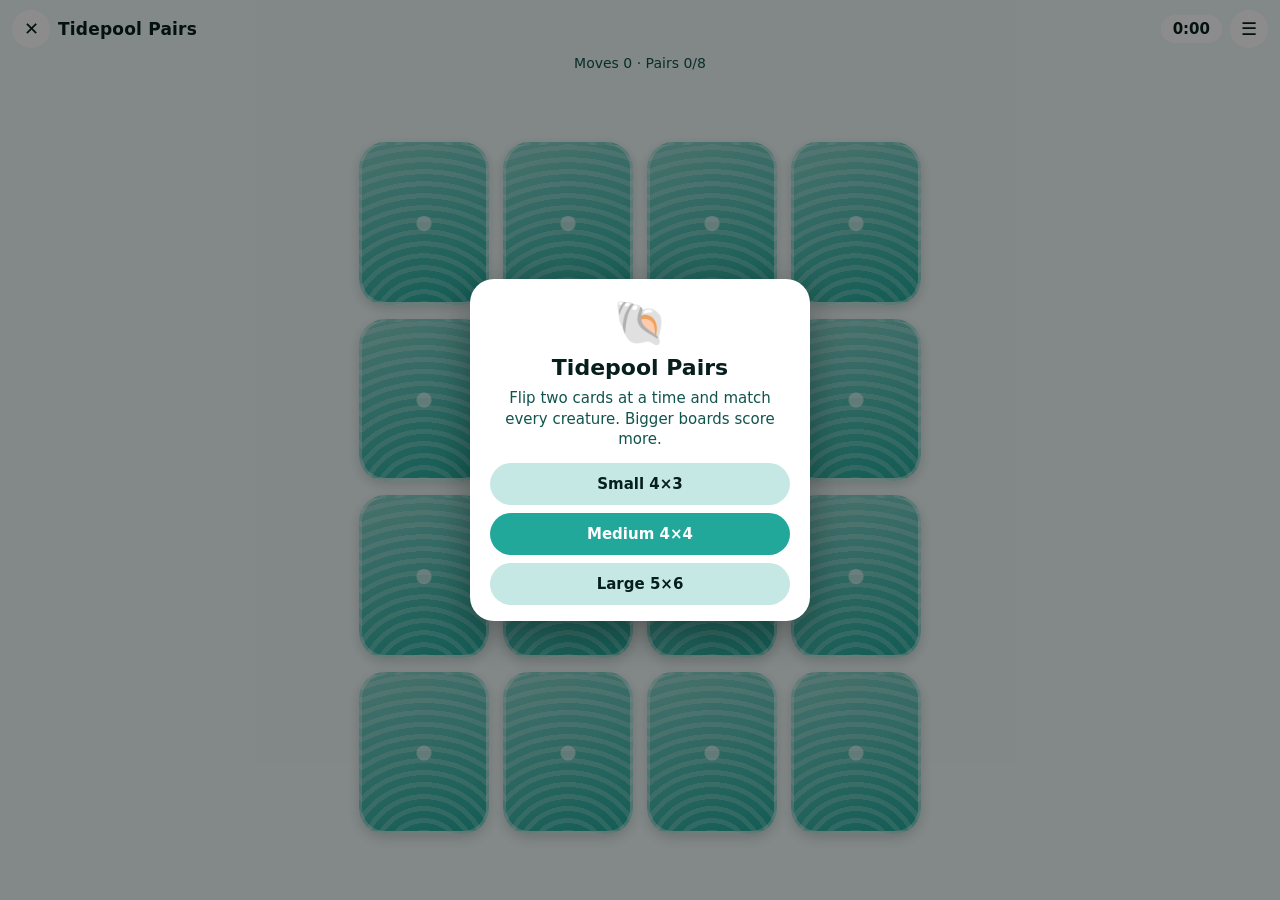
<file: waves/pairs/index.html>
<!doctype html><html lang="en"><head><meta charset="utf-8"><meta name="viewport" content="width=device-width,initial-scale=1,maximum-scale=1,user-scalable=no,viewport-fit=cover"><title>Tidepool Pairs</title><style>
*{box-sizing:border-box;-webkit-tap-highlight-color:transparent}
html,body{margin:0;height:100%;overflow:hidden;background:var(--bg);color:var(--fg);font:15px/1.35 system-ui,-apple-system,"Segoe UI",Roboto,sans-serif;user-select:none;-webkit-user-select:none;touch-action:none;overscroll-behavior:none}
:root{--bg:#06202a;--fg:#e8f7fb;--sub:#9cc3cf;--card:#0d3341;--line:#1d4c5c;--acc:#1494B8;--acc2:#6FD3E6;--on:#fff;--good:#3ddc97;--bad:#ff6b6b;--warn:#ffc857}
#k-app{position:fixed;inset:0;display:flex;flex-direction:column;padding:env(safe-area-inset-top) env(safe-area-inset-right) env(safe-area-inset-bottom) env(safe-area-inset-left)}
#k-bar{display:flex;align-items:center;gap:8px;padding:10px 12px 6px;flex:0 0 auto}
#k-bar .t{font-weight:700;font-size:17px;letter-spacing:.2px;flex:1;white-space:nowrap;overflow:hidden;text-overflow:ellipsis}
#k-bar .s{font-variant-numeric:tabular-nums;font-weight:700;background:var(--card);border-radius:999px;padding:4px 12px;min-width:44px;text-align:center}
#k-bar .s:empty{display:none}
.k-ib{width:38px;height:38px;border-radius:50%;border:0;background:var(--card);color:var(--fg);display:grid;place-items:center;font-size:18px;cursor:pointer;flex:0 0 auto}
.k-ib:active{transform:scale(.94)}
#k-status{text-align:center;color:var(--sub);font-size:14px;min-height:20px;padding:0 12px 4px;flex:0 0 auto}
#k-stage{position:relative;flex:1 1 auto;min-height:0}
#k-stage canvas{position:absolute;inset:0;width:100%;height:100%;display:block}
.k-ov{position:fixed;inset:0;display:grid;place-items:center;background:rgba(0,0,0,.45);z-index:50;padding:24px;animation:k-f .18s ease-out}
.k-card{background:var(--card);border-radius:24px;padding:22px 20px 16px;width:min(340px,100%);text-align:center;box-shadow:0 12px 40px rgba(0,0,0,.35)}
.k-card h2{margin:0 0 6px;font-size:22px}
.k-card p{margin:0 0 14px;color:var(--sub)}
.k-card .k-emb{font-size:44px;line-height:1;margin-bottom:8px}
.k-btn{display:block;width:100%;border:0;border-radius:999px;padding:12px 16px;margin:8px 0 0;font:600 15px system-ui,sans-serif;cursor:pointer;background:var(--line);color:var(--fg)}
.k-btn.p{background:var(--acc);color:var(--on)}
.k-btn:active{transform:scale(.98)}
.k-row{display:flex;gap:8px}.k-row .k-btn{flex:1}
.k-toast{position:fixed;left:50%;width:max-content;max-width:calc(100vw - 32px);text-align:center;bottom:calc(24px + env(safe-area-inset-bottom));transform:translateX(-50%);background:var(--card);color:var(--fg);padding:10px 16px;border-radius:999px;z-index:60;box-shadow:0 6px 20px rgba(0,0,0,.3);animation:k-f .2s ease-out;font-weight:600}
.k-seg{display:flex;background:var(--line);border-radius:999px;padding:3px;margin:8px 0 0}
.k-seg button{flex:1;border:0;background:none;color:var(--fg);padding:8px;border-radius:999px;font:600 14px system-ui,sans-serif}
.k-seg button.on{background:var(--acc);color:var(--on)}
.k-chip{display:inline-block;padding:3px 10px;border-radius:999px;background:var(--line);font-size:13px;font-weight:600}
@keyframes k-f{from{opacity:0}to{opacity:1}}
@media (prefers-reduced-motion:reduce){*{animation:none!important;transition:none!important}}
#k-stage{display:grid;place-items:center}
.pg{display:grid;perspective:1000px}
.pc{width:var(--cw);height:var(--ch);position:relative;transform-style:preserve-3d;transition:transform .38s cubic-bezier(.3,.7,.35,1.15),opacity .3s;cursor:pointer}
.pc.up{transform:rotateY(180deg)}
.pc>div{position:absolute;inset:0;border-radius:calc(var(--cw)*.2);backface-visibility:hidden;-webkit-backface-visibility:hidden;display:grid;place-items:center;box-shadow:0 4px 12px rgba(0,0,0,.16)}
.pc .bk{background:radial-gradient(circle at 50% 50%,rgba(255,255,255,.55) 0 7%,transparent 8%),repeating-radial-gradient(circle at 50% 118%,rgba(255,255,255,.2) 0 5px,transparent 5px 12px),linear-gradient(160deg,var(--acc2),var(--acc));border:3px solid rgba(255,255,255,.4)}
.pc .fr{transform:rotateY(180deg);background:radial-gradient(circle at 50% 35%,var(--card) 40%,var(--pf) 100%);font-size:calc(var(--cw)*.56);line-height:1;border:3px solid var(--line)}
.pc.ok .fr{border-color:var(--good)}
.pc.ok{transform:rotateY(180deg) scale(.93)}
.pc.ok .fr{opacity:.6}
.pc.ok .bk{visibility:hidden}
.pc.bad .fr{border-color:var(--bad)}
.pc:active:not(.up) .bk{filter:brightness(1.08)}
.rm .pc{transition:none}
</style></head><body><script>
(function () {
'use strict';
const W = window.Wave || {
version: 1, host: 'dev', ready() {}, info: async () => ({ gameId: 'dev', player: { name: 'You', username: null }, match: null, theme: { dark: !matchMedia('(prefers-color-scheme: light)').matches, accent: '#1494B8' }, reduceMotion: false, locale: navigator.language, best: null }),
submitScore: async (n) => ({ best: n, isBest: true, rank: null }), saveState: async (d) => { try { localStorage.setItem('k-save', JSON.stringify(d)); } catch (e) {} return true; },
loadState: async () => { try { return JSON.parse(localStorage.getItem('k-save')); } catch (e) { return null; } }, haptic() {}, exit() { location.reload(); },
sendMove: async () => ({ seq: 0 }), onMove() {}, endMatch() {}, onPause() {}, onResume() {},
};
const $ = (tag, cls, html) => { const e = document.createElement(tag); if (cls) e.className = cls; if (html != null) e.innerHTML = html; return e; };
const hex = (h) => { h = h.replace('#', ''); return [0, 2, 4].map((i) => parseInt(h.substr(i, 2), 16)); };
const mix = (a, b, t) => { const x = hex(a), y = hex(b); return '#' + x.map((v, i) => Math.round(v + (y[i] - v) * t).toString(16).padStart(2, '0')).join(''); };
let ac = null, readySent = false, pauseCbs = [], resumeCbs = [], opts = {}, ovStack = [];
const K = {
W, $, mix, paused: false, muted: false, reduceMotion: false, info: null, online: null, colors: {},
/** Build the page chrome, apply the host theme, then call cb(info). opts: {title, accent, accent2, score:true, dark:{}, light:{}, onRestart, menuExtra:[{label,on}]} */
async boot(o, cb) {
opts = o || {};
try { K.muted = localStorage.getItem('k-mute') === '1'; } catch (e) {}
let info; try { info = await W.info(); } catch (e) { info = { theme: { dark: true }, player: { name: 'You' }, match: null }; }
K.info = info; K.reduceMotion = !!info.reduceMotion || matchMedia('(prefers-reduced-motion: reduce)').matches;
const dark = info.theme ? info.theme.dark !== false : true;
const acc = opts.accent || '#1494B8', acc2 = opts.accent2 || mix(acc, '#ffffff', 0.45);
const base = dark ? { bg: mix(acc, '#000000', 0.86), card: mix(acc, '#000000', 0.72), line: mix(acc, '#000000', 0.55), fg: '#eef8fb', sub: mix(acc, '#ffffff', 0.62) }
: { bg: mix(acc, '#ffffff', 0.92), card: '#ffffff', line: mix(acc, '#ffffff', 0.74), fg: mix(acc, '#000000', 0.82), sub: mix(acc, '#000000', 0.5) };
const c = Object.assign(base, dark ? opts.dark : opts.light, { acc, acc2, on: '#ffffff', good: dark ? '#3ddc97' : '#16a36a', bad: dark ? '#ff6b6b' : '#d93c3c', warn: '#f5b83d', dark });
K.colors = c;
const r = document.documentElement.style;
for (const k of ['bg', 'fg', 'sub', 'card', 'line', 'acc', 'acc2', 'on', 'good', 'bad', 'warn']) r.setProperty('--' + k, c[k]);
document.title = opts.title || 'Game';
const app = $('div'); app.id = 'k-app';
const bar = $('div'); bar.id = 'k-bar';
const back = $('button', 'k-ib', '&#x2715;'); back.setAttribute('aria-label', 'Close'); back.onclick = () => K.exit();
const t = $('div', 't'); t.textContent = opts.title || '';
const s = $('div', 's'); s.id = 'k-score';
const m = $('button', 'k-ib', '&#9776;'); m.setAttribute('aria-label', 'Menu'); m.onclick = () => K.pauseMenu();
bar.append(back, t, s, m);
const st = $('div'); st.id = 'k-status';
const stage = $('div'); stage.id = 'k-stage';
app.append(bar, st, stage); document.body.append(app);
K.stage = stage;
if (info.match) {
const m = info.match;
K.online = {
seat: m.you, players: m.players, id: m.id, over: m.status === 'over', winner: m.winner,
name: (seat) => (m.players[seat] && (m.players[seat].name || m.players[seat].username)) || (seat === m.you ? 'You' : 'Friend'),
onMove(cb) { W.onMove(cb); },
send(mv) { return W.sendMove(mv); },
end(winner, text) { K.online.over = true; W.endMatch({ winner, text }); },
};
}
W.onPause(() => { K.paused = true; pauseCbs.forEach((f) => f()); });
W.onResume(() => { K.paused = false; resumeCbs.forEach((f) => f()); });
document.addEventListener('visibilitychange', () => { if (document.hidden) { K.paused = true; pauseCbs.forEach((f) => f()); } });
cb && cb(info);
},
/** Boot options can't see functions declared inside the boot callback: games register them here (Kit.hooks = [fn…]) and the options call Kit.hook(i). */
hooks: [], hook(i) { const f = K.hooks[i]; if (f) f(); },
ready() { if (!readySent) { readySent = true; W.ready(); } },
onPause(f) { pauseCbs.push(f); }, onResume(f) { resumeCbs.push(f); },
title(t) { document.querySelector('#k-bar .t').textContent = t; },
status(t) { document.getElementById('k-status').textContent = t == null ? '' : t; },
score(n) { document.getElementById('k-score').textContent = n == null ? '' : String(n); },
submit(n) { return W.submitScore(n).catch(() => null); },
save(d) { return W.saveState(d).catch(() => false); },
load() { return W.loadState().catch(() => null); },
haptic(k) { try { W.haptic(k || 'tap'); } catch (e) {} },
exit() { if (opts.onExit && opts.onExit() === false) return; W.exit(); },
/** Canvas filling the stage; cv.w/h are CSS px. Calls onResize(w,h) on every size change. */
canvas(onResize) {
const cv = $('canvas'); K.stage.append(cv);
const ctx = cv.getContext('2d'); const o = { cv, ctx, w: 1, h: 1, dpr: 1 };
const fit = (cb) => {
const r = K.stage.getBoundingClientRect(); const d = Math.min(3, window.devicePixelRatio || 1);
o.w = Math.max(1, r.width); o.h = Math.max(1, r.height); o.dpr = d;
cv.width = Math.round(o.w * d); cv.height = Math.round(o.h * d); ctx.setTransform(d, 0, 0, d, 0, 0);
cb && onResize && onResize(o.w, o.h);
};
fit(false); new ResizeObserver(() => fit(true)).observe(K.stage);   // sizes now; onResize only from the observer (after your setup ran)
return o;
},
/** rAF loop: fn(dt seconds, capped 1/20). Skips frames while paused. Returns stop(). */
loop(fn) {
let last = 0, on = true;
const f = (t) => { if (!on) return; const dt = last ? Math.min(0.05, (t - last) / 1000) : 0; last = t; if (!K.paused) fn(dt, t); requestAnimationFrame(f); };
requestAnimationFrame(f); return () => { on = false; };
},
/** Pointer helper with stage-relative CSS px. h = {down(x,y,e), move(x,y,e), up(x,y,e)} */
pointer(el, h) {
let id = null;
const p = (e) => { const r = el.getBoundingClientRect(); return [e.clientX - r.left, e.clientY - r.top]; };
el.addEventListener('pointerdown', (e) => { if (id !== null) return; id = e.pointerId; try { el.setPointerCapture(id); } catch (x) {} K.unlockAudio(); h.down && h.down(...p(e), e); });
el.addEventListener('pointermove', (e) => { if (e.pointerId === id || (id === null && h.hover)) (id === null ? h.hover : h.move) && (id === null ? h.hover : h.move)(...p(e), e); });
const end = (e) => { if (e.pointerId !== id) return; id = null; h.up && h.up(...p(e), e); };
el.addEventListener('pointerup', end); el.addEventListener('pointercancel', end);
},
/** Overlay card. o = {emoji, title, text, html, buttons:[{label, primary, on, keep}], dismiss} → close() */
menu(o) {
const ov = $('div', 'k-ov'); const card = $('div', 'k-card');
if (o.emoji) card.append($('div', 'k-emb', o.emoji));
if (o.title) { const h = $('h2'); h.textContent = o.title; card.append(h); }
if (o.text) { const p = $('p'); p.textContent = o.text; card.append(p); }
if (o.html) card.append(typeof o.html === 'string' ? $('div', '', o.html) : o.html);
const close = () => { ov.remove(); ovStack = ovStack.filter((x) => x !== close); };
for (const b of o.buttons || []) {
const e = $('button', 'k-btn' + (b.primary ? ' p' : '')); e.textContent = b.label;
e.onclick = () => { K.sfx('tap'); if (!b.keep) close(); b.on && b.on(); }; card.append(e);
}
if (o.dismiss) ov.onclick = (e) => { if (e.target === ov) close(); };
ov.append(card); document.body.append(ov); ovStack.push(close); return close;
},
closeMenus() { ovStack.slice().forEach((f) => f()); },
pauseMenu() {
K.paused = true; pauseCbs.forEach((f) => f());
const resume = () => { K.paused = false; resumeCbs.forEach((f) => f()); };
K.menu({ title: 'Paused', buttons: [
{ label: 'Resume', primary: true, on: resume },
...(opts.onRestart && !K.online ? [{ label: 'Restart', on: () => { K.paused = false; opts.onRestart(); } }] : []),
...((opts.menuExtra || []).map((b) => ({ label: b.label, on: () => { K.paused = false; b.on(); } }))),
{ label: K.muted ? 'Sound: off' : 'Sound: on', on: () => { K.muted = !K.muted; try { localStorage.setItem('k-mute', K.muted ? '1' : '0'); } catch (e) {} resume(); } },
{ label: 'Exit game', on: () => K.exit() },
] });
},
toast(t, ms) { const e = $('div', 'k-toast'); e.textContent = t; document.body.append(e); setTimeout(() => e.remove(), ms || 1600); },
unlockAudio() { if (!ac) { try { ac = new (window.AudioContext || window.webkitAudioContext)(); } catch (e) {} } if (ac && ac.state === 'suspended') ac.resume(); },
/** Tiny synthesized sounds: tap pop good bad win lose bounce drop */
sfx(name) {
if (K.muted) return; K.unlockAudio(); if (!ac) return;
const S = { tap: [[660, 0.04, 'sine', 0.08]], pop: [[520, 0.05, 'triangle', 0.12], [880, 0.05, 'triangle', 0.08]], good: [[660, 0.07, 'sine', 0.12], [990, 0.09, 'sine', 0.1]],
bad: [[220, 0.12, 'sawtooth', 0.07], [160, 0.14, 'sawtooth', 0.06]], win: [[523, 0.1, 'triangle', 0.12], [659, 0.1, 'triangle', 0.12], [784, 0.1, 'triangle', 0.12], [1046, 0.2, 'triangle', 0.12]],
lose: [[392, 0.14, 'triangle', 0.1], [330, 0.14, 'triangle', 0.1], [262, 0.24, 'triangle', 0.1]], bounce: [[440, 0.03, 'square', 0.05]], drop: [[300, 0.06, 'sine', 0.14], [180, 0.08, 'sine', 0.1]] }[name] || [];
let t = ac.currentTime;
for (const [f, d, type, v] of S) {
const o = ac.createOscillator(), g = ac.createGain(); o.type = type; o.frequency.value = f;
g.gain.setValueAtTime(v, t); g.gain.exponentialRampToValueAtTime(0.0001, t + d); o.connect(g).connect(ac.destination); o.start(t); o.stop(t + d + 0.02); t += d * 0.9;
}
},
rand: (a, b) => a + Math.random() * (b - a),
ri: (a, b) => Math.floor(a + Math.random() * (b - a + 1)),
shuffle(a) { for (let i = a.length - 1; i > 0; i--) { const j = Math.floor(Math.random() * (i + 1)); [a[i], a[j]] = [a[j], a[i]]; } return a; },
rr(ctx, x, y, w, h, r) { r = Math.min(r, w / 2, h / 2); ctx.beginPath(); ctx.moveTo(x + r, y); ctx.arcTo(x + w, y, x + w, y + h, r); ctx.arcTo(x + w, y + h, x, y + h, r); ctx.arcTo(x, y + h, x, y, r); ctx.arcTo(x, y, x + w, y, r); ctx.closePath(); },
/** Standard mode picker for 2-player board games. modes: subset of ['cpu','local'] (online is automatic). */
pickMode(o, cb) {
if (K.online) { cb('online'); return; }
const b = [];
if (o.modes.includes('cpu')) b.push({ label: o.cpuLabel || 'Play the computer', primary: true, on: () => cb('cpu') });
if (o.modes.includes('local')) b.push({ label: 'Two players, this phone', primary: !o.modes.includes('cpu'), on: () => cb('local') });
if (o.online) b.push({ label: 'Challenge a friend online', on: () => K.menu({ emoji: '💬', title: 'Play a friend', text: 'Close the game, tap “Challenge a friend” on its page, then pick a chat. Moves arrive in that chat.', buttons: [{ label: 'OK', primary: true, on: () => K.pickMode(o, cb) }] }) });
K.menu({ emoji: o.emoji, title: o.title, text: o.text, buttons: b });
},
};
window.Kit = K;
})();
</script><script>
Kit.boot({ title: 'Tidepool Pairs', accent: '#22A89A', onRestart: () => Kit.hook(0), menuExtra: [{ label: 'Change board', on: () => Kit.hook(1)}] }, () => {
Kit.hooks = [() => newGame(size), () => pick()];
const C = Kit.colors;
const SIZES = [{ c: 4, r: 3, n: 'Small 4×3' }, { c: 4, r: 4, n: 'Medium 4×4' }, { c: 5, r: 6, n: 'Large 5×6' }];
const SEA = ['🐙', '🦀', '🐠', '🐡', '🦑', '🐚', '🐬', '🐳', '🦈', '🐢', '🦞', '🦐', '🐟', '🐋', '🦭'];
let size = 1, deck = [], done = [], open = [], moves = 0, secs = 0, shown = -1, over = true, best = {}, els = [], hideT = 0;
if (Kit.reduceMotion) document.body.classList.add('rm');
document.documentElement.style.setProperty('--pf', Kit.mix(C.card, C.acc, C.dark ? 0.25 : 0.12));
const grid = Kit.$('div', 'pg'); Kit.stage.append(grid);
const fmt = (s) => Math.floor(s / 60) + ':' + String(Math.floor(s % 60)).padStart(2, '0');
const pairs = () => deck.length / 2;
const found = () => done.filter(Boolean).length / 2;
const points = () => Math.max(0, Math.round(pairs() * 100 - Math.max(0, moves - pairs()) * 10 - secs));
function layout() {
const S = SIZES[size], r = Kit.stage.getBoundingClientRect();
if (r.width < 10) return;
const gap = Math.max(6, Math.min(14, r.width / 45));
const cw = Math.max(30, Math.min((r.width - 28 - gap * (S.c - 1)) / S.c, ((r.height - 28 - gap * (S.r - 1)) / S.r) / 1.25, 130));
grid.style.gridTemplateColumns = `repeat(${S.c}, ${cw}px)`; grid.style.gap = gap + 'px';
grid.style.setProperty('--cw', cw + 'px'); grid.style.setProperty('--ch', cw * 1.25 + 'px');
}
new ResizeObserver(layout).observe(Kit.stage);
function render() {
grid.textContent = ''; els = [];
deck.forEach((v, i) => {
const c = Kit.$('div', 'pc', `<div class="bk"></div><div class="fr">${SEA[v]}</div>`);
c.onpointerdown = () => { Kit.unlockAudio(); flip(i); };
els.push(c); grid.append(c);
});
layout(); paint();
}
function paint() {
els.forEach((c, i) => { c.classList.toggle('up', done[i] || open.includes(i)); c.classList.toggle('ok', !!done[i]); c.classList.toggle('bad', open.length === 2 && open.includes(i) && !done[i]); });
Kit.status(`Moves ${moves} · Pairs ${found()}/${pairs()}`); Kit.score(fmt(secs));
}
function closeOpen() { clearTimeout(hideT); open = []; paint(); }
function flip(i) {
if (over || Kit.paused || done[i]) return;
if (open.length === 2) closeOpen();
if (open.includes(i)) return;
open.push(i); Kit.sfx('tap'); Kit.haptic('light');
if (open.length === 2) {
moves++;
const [a, b] = open;
if (deck[a] === deck[b]) {
done[a] = done[b] = true; open = []; Kit.sfx('good'); Kit.haptic('medium');
if (found() === pairs()) { paint(); return finish(); }
} else { hideT = setTimeout(closeOpen, 900); }
}
paint(); save();
}
function finish() {
over = true;
const pts = points(), prev = best[size] || 0;
if (pts > prev) best[size] = pts;
Kit.submit(pts); Kit.sfx('win'); Kit.haptic('success'); save();
setTimeout(() => Kit.menu({ emoji: '🎉', title: 'Every pair found!', text: `${moves} moves · ${fmt(secs)} · ${pts} points${pts > prev && prev ? ' — new best!' : ''}`,
buttons: [{ label: 'Play again', primary: true, on: () => newGame(size) }, { label: 'Change board', on: pick }] }), 650);
}
function newGame(s) {
size = s; over = false; moves = 0; secs = 0; open = []; clearTimeout(hideT);
const n = SIZES[s].c * SIZES[s].r / 2;
const kinds = Kit.shuffle(SEA.map((_, i) => i)).slice(0, n);
deck = Kit.shuffle(kinds.concat(kinds)); done = deck.map(() => false);
render(); save();
}
function save() {
Kit.save({ best, size, game: over || moves === 0 ? null : { deck, done, moves, secs: Math.floor(secs) } });
}
function pick() {
Kit.menu({ emoji: '🐚', title: 'Tidepool Pairs', text: 'Flip two cards at a time and match every creature. Bigger boards score more.',
buttons: SIZES.map((s, i) => ({ label: s.n + (best[i] ? ` · best ${best[i]}` : ''), primary: i === size, on: () => newGame(i) })) });
}
Kit.onPause(save);
Kit.loop((dt) => {
if (over || moves + open.length === 0 || document.querySelector('.k-ov')) return;
secs += dt;
if (Math.floor(secs) !== shown) { shown = Math.floor(secs); Kit.score(fmt(secs)); }
});
Kit.load().then((s) => {
if (s && s.best) best = s.best;
if (s && typeof s.size === 'number') size = s.size;
if (s && s.game && Array.isArray(s.game.deck)) {
deck = s.game.deck; done = s.game.done; moves = s.game.moves; secs = s.game.secs || 0; over = false; render();
Kit.toast('Resumed your game');
} else { newGame(size); over = true; pick(); }
Kit.ready();
});
});
</script></body></html>
</file>
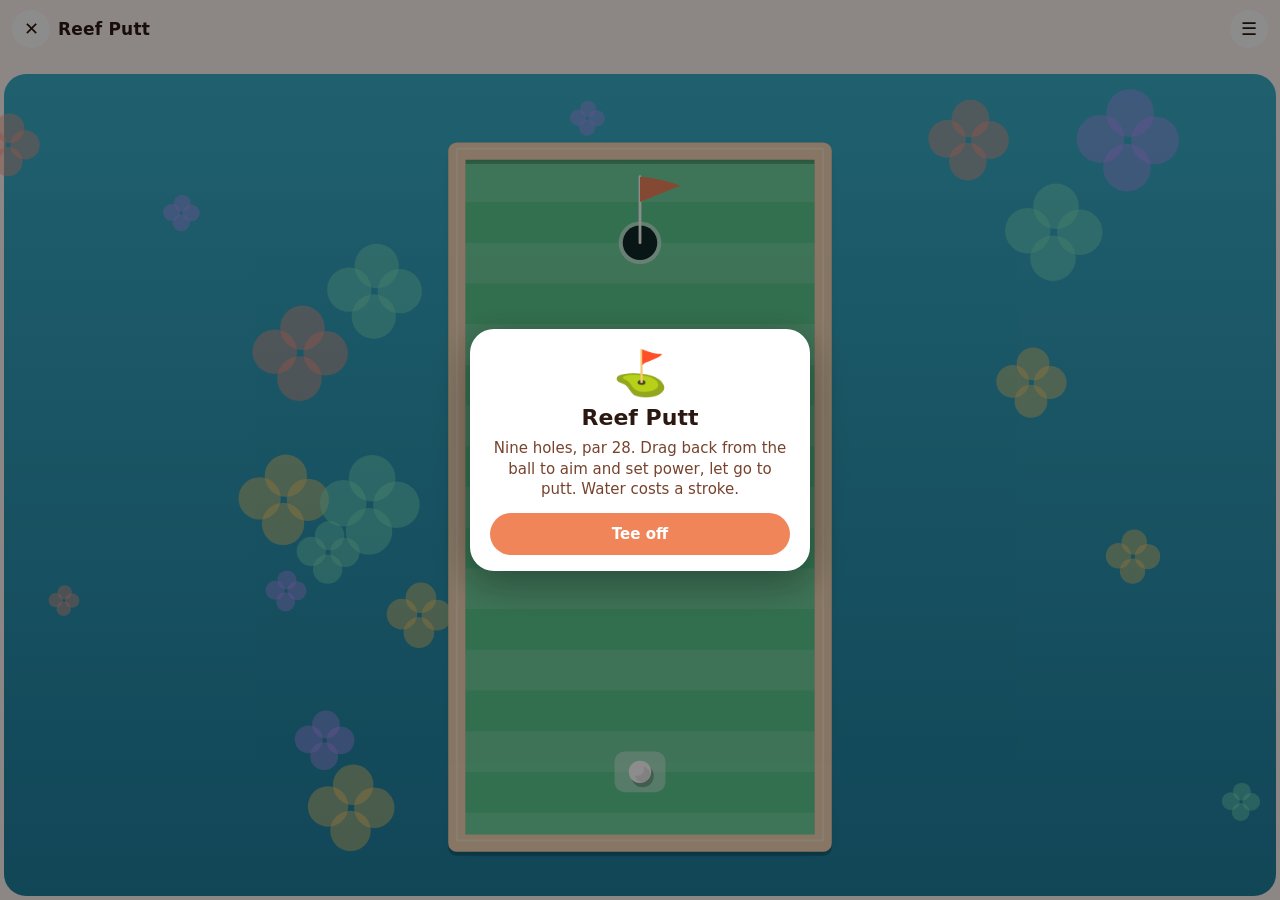
<file: waves/putt/index.html>
<!doctype html><html lang="en"><head><meta charset="utf-8"><meta name="viewport" content="width=device-width,initial-scale=1,maximum-scale=1,user-scalable=no,viewport-fit=cover"><title>Reef Putt</title><style>
*{box-sizing:border-box;-webkit-tap-highlight-color:transparent}
html,body{margin:0;height:100%;overflow:hidden;background:var(--bg);color:var(--fg);font:15px/1.35 system-ui,-apple-system,"Segoe UI",Roboto,sans-serif;user-select:none;-webkit-user-select:none;touch-action:none;overscroll-behavior:none}
:root{--bg:#06202a;--fg:#e8f7fb;--sub:#9cc3cf;--card:#0d3341;--line:#1d4c5c;--acc:#1494B8;--acc2:#6FD3E6;--on:#fff;--good:#3ddc97;--bad:#ff6b6b;--warn:#ffc857}
#k-app{position:fixed;inset:0;display:flex;flex-direction:column;padding:env(safe-area-inset-top) env(safe-area-inset-right) env(safe-area-inset-bottom) env(safe-area-inset-left)}
#k-bar{display:flex;align-items:center;gap:8px;padding:10px 12px 6px;flex:0 0 auto}
#k-bar .t{font-weight:700;font-size:17px;letter-spacing:.2px;flex:1;white-space:nowrap;overflow:hidden;text-overflow:ellipsis}
#k-bar .s{font-variant-numeric:tabular-nums;font-weight:700;background:var(--card);border-radius:999px;padding:4px 12px;min-width:44px;text-align:center}
#k-bar .s:empty{display:none}
.k-ib{width:38px;height:38px;border-radius:50%;border:0;background:var(--card);color:var(--fg);display:grid;place-items:center;font-size:18px;cursor:pointer;flex:0 0 auto}
.k-ib:active{transform:scale(.94)}
#k-status{text-align:center;color:var(--sub);font-size:14px;min-height:20px;padding:0 12px 4px;flex:0 0 auto}
#k-stage{position:relative;flex:1 1 auto;min-height:0}
#k-stage canvas{position:absolute;inset:0;width:100%;height:100%;display:block}
.k-ov{position:fixed;inset:0;display:grid;place-items:center;background:rgba(0,0,0,.45);z-index:50;padding:24px;animation:k-f .18s ease-out}
.k-card{background:var(--card);border-radius:24px;padding:22px 20px 16px;width:min(340px,100%);text-align:center;box-shadow:0 12px 40px rgba(0,0,0,.35)}
.k-card h2{margin:0 0 6px;font-size:22px}
.k-card p{margin:0 0 14px;color:var(--sub)}
.k-card .k-emb{font-size:44px;line-height:1;margin-bottom:8px}
.k-btn{display:block;width:100%;border:0;border-radius:999px;padding:12px 16px;margin:8px 0 0;font:600 15px system-ui,sans-serif;cursor:pointer;background:var(--line);color:var(--fg)}
.k-btn.p{background:var(--acc);color:var(--on)}
.k-btn:active{transform:scale(.98)}
.k-row{display:flex;gap:8px}.k-row .k-btn{flex:1}
.k-toast{position:fixed;left:50%;width:max-content;max-width:calc(100vw - 32px);text-align:center;bottom:calc(24px + env(safe-area-inset-bottom));transform:translateX(-50%);background:var(--card);color:var(--fg);padding:10px 16px;border-radius:999px;z-index:60;box-shadow:0 6px 20px rgba(0,0,0,.3);animation:k-f .2s ease-out;font-weight:600}
.k-seg{display:flex;background:var(--line);border-radius:999px;padding:3px;margin:8px 0 0}
.k-seg button{flex:1;border:0;background:none;color:var(--fg);padding:8px;border-radius:999px;font:600 14px system-ui,sans-serif}
.k-seg button.on{background:var(--acc);color:var(--on)}
.k-chip{display:inline-block;padding:3px 10px;border-radius:999px;background:var(--line);font-size:13px;font-weight:600}
@keyframes k-f{from{opacity:0}to{opacity:1}}
@media (prefers-reduced-motion:reduce){*{animation:none!important;transition:none!important}}
</style></head><body><script>
(function () {
'use strict';
const W = window.Wave || {
version: 1, host: 'dev', ready() {}, info: async () => ({ gameId: 'dev', player: { name: 'You', username: null }, match: null, theme: { dark: !matchMedia('(prefers-color-scheme: light)').matches, accent: '#1494B8' }, reduceMotion: false, locale: navigator.language, best: null }),
submitScore: async (n) => ({ best: n, isBest: true, rank: null }), saveState: async (d) => { try { localStorage.setItem('k-save', JSON.stringify(d)); } catch (e) {} return true; },
loadState: async () => { try { return JSON.parse(localStorage.getItem('k-save')); } catch (e) { return null; } }, haptic() {}, exit() { location.reload(); },
sendMove: async () => ({ seq: 0 }), onMove() {}, endMatch() {}, onPause() {}, onResume() {},
};
const $ = (tag, cls, html) => { const e = document.createElement(tag); if (cls) e.className = cls; if (html != null) e.innerHTML = html; return e; };
const hex = (h) => { h = h.replace('#', ''); return [0, 2, 4].map((i) => parseInt(h.substr(i, 2), 16)); };
const mix = (a, b, t) => { const x = hex(a), y = hex(b); return '#' + x.map((v, i) => Math.round(v + (y[i] - v) * t).toString(16).padStart(2, '0')).join(''); };
let ac = null, readySent = false, pauseCbs = [], resumeCbs = [], opts = {}, ovStack = [];
const K = {
W, $, mix, paused: false, muted: false, reduceMotion: false, info: null, online: null, colors: {},
/** Build the page chrome, apply the host theme, then call cb(info). opts: {title, accent, accent2, score:true, dark:{}, light:{}, onRestart, menuExtra:[{label,on}]} */
async boot(o, cb) {
opts = o || {};
try { K.muted = localStorage.getItem('k-mute') === '1'; } catch (e) {}
let info; try { info = await W.info(); } catch (e) { info = { theme: { dark: true }, player: { name: 'You' }, match: null }; }
K.info = info; K.reduceMotion = !!info.reduceMotion || matchMedia('(prefers-reduced-motion: reduce)').matches;
const dark = info.theme ? info.theme.dark !== false : true;
const acc = opts.accent || '#1494B8', acc2 = opts.accent2 || mix(acc, '#ffffff', 0.45);
const base = dark ? { bg: mix(acc, '#000000', 0.86), card: mix(acc, '#000000', 0.72), line: mix(acc, '#000000', 0.55), fg: '#eef8fb', sub: mix(acc, '#ffffff', 0.62) }
: { bg: mix(acc, '#ffffff', 0.92), card: '#ffffff', line: mix(acc, '#ffffff', 0.74), fg: mix(acc, '#000000', 0.82), sub: mix(acc, '#000000', 0.5) };
const c = Object.assign(base, dark ? opts.dark : opts.light, { acc, acc2, on: '#ffffff', good: dark ? '#3ddc97' : '#16a36a', bad: dark ? '#ff6b6b' : '#d93c3c', warn: '#f5b83d', dark });
K.colors = c;
const r = document.documentElement.style;
for (const k of ['bg', 'fg', 'sub', 'card', 'line', 'acc', 'acc2', 'on', 'good', 'bad', 'warn']) r.setProperty('--' + k, c[k]);
document.title = opts.title || 'Game';
const app = $('div'); app.id = 'k-app';
const bar = $('div'); bar.id = 'k-bar';
const back = $('button', 'k-ib', '&#x2715;'); back.setAttribute('aria-label', 'Close'); back.onclick = () => K.exit();
const t = $('div', 't'); t.textContent = opts.title || '';
const s = $('div', 's'); s.id = 'k-score';
const m = $('button', 'k-ib', '&#9776;'); m.setAttribute('aria-label', 'Menu'); m.onclick = () => K.pauseMenu();
bar.append(back, t, s, m);
const st = $('div'); st.id = 'k-status';
const stage = $('div'); stage.id = 'k-stage';
app.append(bar, st, stage); document.body.append(app);
K.stage = stage;
if (info.match) {
const m = info.match;
K.online = {
seat: m.you, players: m.players, id: m.id, over: m.status === 'over', winner: m.winner,
name: (seat) => (m.players[seat] && (m.players[seat].name || m.players[seat].username)) || (seat === m.you ? 'You' : 'Friend'),
onMove(cb) { W.onMove(cb); },
send(mv) { return W.sendMove(mv); },
end(winner, text) { K.online.over = true; W.endMatch({ winner, text }); },
};
}
W.onPause(() => { K.paused = true; pauseCbs.forEach((f) => f()); });
W.onResume(() => { K.paused = false; resumeCbs.forEach((f) => f()); });
document.addEventListener('visibilitychange', () => { if (document.hidden) { K.paused = true; pauseCbs.forEach((f) => f()); } });
cb && cb(info);
},
/** Boot options can't see functions declared inside the boot callback: games register them here (Kit.hooks = [fn…]) and the options call Kit.hook(i). */
hooks: [], hook(i) { const f = K.hooks[i]; if (f) f(); },
ready() { if (!readySent) { readySent = true; W.ready(); } },
onPause(f) { pauseCbs.push(f); }, onResume(f) { resumeCbs.push(f); },
title(t) { document.querySelector('#k-bar .t').textContent = t; },
status(t) { document.getElementById('k-status').textContent = t == null ? '' : t; },
score(n) { document.getElementById('k-score').textContent = n == null ? '' : String(n); },
submit(n) { return W.submitScore(n).catch(() => null); },
save(d) { return W.saveState(d).catch(() => false); },
load() { return W.loadState().catch(() => null); },
haptic(k) { try { W.haptic(k || 'tap'); } catch (e) {} },
exit() { if (opts.onExit && opts.onExit() === false) return; W.exit(); },
/** Canvas filling the stage; cv.w/h are CSS px. Calls onResize(w,h) on every size change. */
canvas(onResize) {
const cv = $('canvas'); K.stage.append(cv);
const ctx = cv.getContext('2d'); const o = { cv, ctx, w: 1, h: 1, dpr: 1 };
const fit = (cb) => {
const r = K.stage.getBoundingClientRect(); const d = Math.min(3, window.devicePixelRatio || 1);
o.w = Math.max(1, r.width); o.h = Math.max(1, r.height); o.dpr = d;
cv.width = Math.round(o.w * d); cv.height = Math.round(o.h * d); ctx.setTransform(d, 0, 0, d, 0, 0);
cb && onResize && onResize(o.w, o.h);
};
fit(false); new ResizeObserver(() => fit(true)).observe(K.stage);   // sizes now; onResize only from the observer (after your setup ran)
return o;
},
/** rAF loop: fn(dt seconds, capped 1/20). Skips frames while paused. Returns stop(). */
loop(fn) {
let last = 0, on = true;
const f = (t) => { if (!on) return; const dt = last ? Math.min(0.05, (t - last) / 1000) : 0; last = t; if (!K.paused) fn(dt, t); requestAnimationFrame(f); };
requestAnimationFrame(f); return () => { on = false; };
},
/** Pointer helper with stage-relative CSS px. h = {down(x,y,e), move(x,y,e), up(x,y,e)} */
pointer(el, h) {
let id = null;
const p = (e) => { const r = el.getBoundingClientRect(); return [e.clientX - r.left, e.clientY - r.top]; };
el.addEventListener('pointerdown', (e) => { if (id !== null) return; id = e.pointerId; try { el.setPointerCapture(id); } catch (x) {} K.unlockAudio(); h.down && h.down(...p(e), e); });
el.addEventListener('pointermove', (e) => { if (e.pointerId === id || (id === null && h.hover)) (id === null ? h.hover : h.move) && (id === null ? h.hover : h.move)(...p(e), e); });
const end = (e) => { if (e.pointerId !== id) return; id = null; h.up && h.up(...p(e), e); };
el.addEventListener('pointerup', end); el.addEventListener('pointercancel', end);
},
/** Overlay card. o = {emoji, title, text, html, buttons:[{label, primary, on, keep}], dismiss} → close() */
menu(o) {
const ov = $('div', 'k-ov'); const card = $('div', 'k-card');
if (o.emoji) card.append($('div', 'k-emb', o.emoji));
if (o.title) { const h = $('h2'); h.textContent = o.title; card.append(h); }
if (o.text) { const p = $('p'); p.textContent = o.text; card.append(p); }
if (o.html) card.append(typeof o.html === 'string' ? $('div', '', o.html) : o.html);
const close = () => { ov.remove(); ovStack = ovStack.filter((x) => x !== close); };
for (const b of o.buttons || []) {
const e = $('button', 'k-btn' + (b.primary ? ' p' : '')); e.textContent = b.label;
e.onclick = () => { K.sfx('tap'); if (!b.keep) close(); b.on && b.on(); }; card.append(e);
}
if (o.dismiss) ov.onclick = (e) => { if (e.target === ov) close(); };
ov.append(card); document.body.append(ov); ovStack.push(close); return close;
},
closeMenus() { ovStack.slice().forEach((f) => f()); },
pauseMenu() {
K.paused = true; pauseCbs.forEach((f) => f());
const resume = () => { K.paused = false; resumeCbs.forEach((f) => f()); };
K.menu({ title: 'Paused', buttons: [
{ label: 'Resume', primary: true, on: resume },
...(opts.onRestart && !K.online ? [{ label: 'Restart', on: () => { K.paused = false; opts.onRestart(); } }] : []),
...((opts.menuExtra || []).map((b) => ({ label: b.label, on: () => { K.paused = false; b.on(); } }))),
{ label: K.muted ? 'Sound: off' : 'Sound: on', on: () => { K.muted = !K.muted; try { localStorage.setItem('k-mute', K.muted ? '1' : '0'); } catch (e) {} resume(); } },
{ label: 'Exit game', on: () => K.exit() },
] });
},
toast(t, ms) { const e = $('div', 'k-toast'); e.textContent = t; document.body.append(e); setTimeout(() => e.remove(), ms || 1600); },
unlockAudio() { if (!ac) { try { ac = new (window.AudioContext || window.webkitAudioContext)(); } catch (e) {} } if (ac && ac.state === 'suspended') ac.resume(); },
/** Tiny synthesized sounds: tap pop good bad win lose bounce drop */
sfx(name) {
if (K.muted) return; K.unlockAudio(); if (!ac) return;
const S = { tap: [[660, 0.04, 'sine', 0.08]], pop: [[520, 0.05, 'triangle', 0.12], [880, 0.05, 'triangle', 0.08]], good: [[660, 0.07, 'sine', 0.12], [990, 0.09, 'sine', 0.1]],
bad: [[220, 0.12, 'sawtooth', 0.07], [160, 0.14, 'sawtooth', 0.06]], win: [[523, 0.1, 'triangle', 0.12], [659, 0.1, 'triangle', 0.12], [784, 0.1, 'triangle', 0.12], [1046, 0.2, 'triangle', 0.12]],
lose: [[392, 0.14, 'triangle', 0.1], [330, 0.14, 'triangle', 0.1], [262, 0.24, 'triangle', 0.1]], bounce: [[440, 0.03, 'square', 0.05]], drop: [[300, 0.06, 'sine', 0.14], [180, 0.08, 'sine', 0.1]] }[name] || [];
let t = ac.currentTime;
for (const [f, d, type, v] of S) {
const o = ac.createOscillator(), g = ac.createGain(); o.type = type; o.frequency.value = f;
g.gain.setValueAtTime(v, t); g.gain.exponentialRampToValueAtTime(0.0001, t + d); o.connect(g).connect(ac.destination); o.start(t); o.stop(t + d + 0.02); t += d * 0.9;
}
},
rand: (a, b) => a + Math.random() * (b - a),
ri: (a, b) => Math.floor(a + Math.random() * (b - a + 1)),
shuffle(a) { for (let i = a.length - 1; i > 0; i--) { const j = Math.floor(Math.random() * (i + 1)); [a[i], a[j]] = [a[j], a[i]]; } return a; },
rr(ctx, x, y, w, h, r) { r = Math.min(r, w / 2, h / 2); ctx.beginPath(); ctx.moveTo(x + r, y); ctx.arcTo(x + w, y, x + w, y + h, r); ctx.arcTo(x + w, y + h, x, y + h, r); ctx.arcTo(x, y + h, x, y, r); ctx.arcTo(x, y, x + w, y, r); ctx.closePath(); },
/** Standard mode picker for 2-player board games. modes: subset of ['cpu','local'] (online is automatic). */
pickMode(o, cb) {
if (K.online) { cb('online'); return; }
const b = [];
if (o.modes.includes('cpu')) b.push({ label: o.cpuLabel || 'Play the computer', primary: true, on: () => cb('cpu') });
if (o.modes.includes('local')) b.push({ label: 'Two players, this phone', primary: !o.modes.includes('cpu'), on: () => cb('local') });
if (o.online) b.push({ label: 'Challenge a friend online', on: () => K.menu({ emoji: '💬', title: 'Play a friend', text: 'Close the game, tap “Challenge a friend” on its page, then pick a chat. Moves arrive in that chat.', buttons: [{ label: 'OK', primary: true, on: () => K.pickMode(o, cb) }] }) });
K.menu({ emoji: o.emoji, title: o.title, text: o.text, buttons: b });
},
};
window.Kit = K;
})();
</script><script>
const UI = {};
Kit.boot({ title: 'Reef Putt', accent: '#F0855A', onRestart: () => UI.restart(), menuExtra: [{ label: 'Scorecard', on: () => UI.card() }] }, () => {
const C = Kit.colors, D = C.dark, RM = Kit.reduceMotion, TAU = Math.PI * 2;
const BR = 2.2, CUP = 3.4, HW = 1.7, E = 0.72, MAXV = 150, MAXD = 40, MAXS = 10;
const HOLES = [
{ n: 'First Splash', par: 2, tee: [50, 136], cup: [50, 32], wall: [[14, 14, 86, 14, 86, 150, 14, 150]], rock: [[30, 84, 6], [70, 84, 6]] },
{ n: 'Dogleg Cove', par: 3, tee: [27, 138], cup: [76, 32], wall: [[8, 152, 46, 152, 46, 56, 92, 56, 92, 12, 8, 12]], sand: [[24, 30, 11]] },
{ n: 'Sandbar', par: 3, tee: [34, 138], cup: [40, 30], wall: [[12, 12, 88, 12, 88, 150, 12, 150]], sand: [[12, 66, 58, 26], [66, 34, 8]], rock: [[79, 108, 4]] },
{ n: 'Puffer Gate', par: 3, tee: [50, 138], cup: [50, 30], wall: [[12, 12, 88, 12, 88, 150, 12, 150]], seg: [[12, 82, 40, 82], [60, 82, 88, 82]], rock: [[26, 40, 5], [74, 40, 5]], mov: [{ k: 'puffer', a: [39, 82], b: [61, 82], r: 6, T: 3.2 }] },
{ n: 'Lagoon Crossing', par: 3, tee: [50, 140], cup: [50, 28], wall: [[10, 12, 90, 12, 90, 150, 10, 150]], water: [[26, 62, 48, 44]] },
{ n: 'Zigzag Reef', par: 4, tee: [24, 138], cup: [70, 30], wall: [[10, 12, 90, 12, 90, 150, 10, 150]], seg: [[10, 108, 64, 108], [36, 60, 90, 60]], sand: [[22, 34, 9]], rock: [[77, 86, 4]] },
{ n: 'Starfish Spin', par: 3, tee: [50, 140], cup: [50, 28], wall: [[24, 12, 76, 12, 90, 26, 90, 136, 76, 150, 24, 150, 10, 136, 10, 26]], rock: [[20, 50, 4], [80, 118, 4]], mov: [{ k: 'spin', c: [50, 84], L: 25, w: 1.3 }] },
{ n: 'Island Green', par: 3, tee: [50, 140], cup: [50, 26], wall: [[10, 12, 90, 12, 90, 150, 10, 150]], water: [[10, 52, 34, 30], [56, 52, 34, 30]], rock: [[30, 112, 5], [70, 112, 5]] },
{ n: 'Turtle Turn', par: 4, tee: [22, 140], cup: [78, 138], wall: [[8, 10, 92, 10, 92, 152, 8, 152], [36, 152, 36, 50, 64, 50, 64, 152]], sand: [[78, 92, 9]], mov: [{ k: 'turtle', a: [22, 30], b: [78, 30], r: 7, T: 4 }] },
];
const PAR = HOLES.reduce((a, h) => a + h.par, 0);
let hi = 0, H = HOLES[0], cards = [], strokes = 0, ball = null, last = null, T = 0, t = 0, aim = null, kAim = null;
let sinkT = -1, splash = null, banner = 0, best = 0, playing = false, rolling = false, pending = false, bumpT = 0, resumeData = null, stat = null;
let sc = 1, ox = 0, oy = 0, hid = 0;
const g = Kit.canvas(() => { stat = null; draw(); });
UI.restart = () => newRound();
UI.card = () => showCard(false);
const X = (x) => ox + x * sc, Y = (y) => oy + y * sc;
const total = () => cards.reduce((a, b) => a + (b || 0), 0);
const rel = (d) => (d === 0 ? 'even' : d > 0 ? `+${d}` : `${d}`);
function inside(s, x, y) {
if (s.length === 3) return Math.hypot(x - s[0], y - s[1]) < s[2];
if (s.length === 4) return x > s[0] && x < s[0] + s[2] && y > s[1] && y < s[1] + s[3];
let c = false;
for (let i = 0, j = s.length - 2; i < s.length; j = i, i += 2) if ((s[i + 1] > y) !== (s[j + 1] > y) && x < ((s[j] - s[i]) * (y - s[i + 1])) / (s[j + 1] - s[i + 1]) + s[i]) c = !c;
return c;
}
function path(c, s) {
c.beginPath();
if (s.length === 3) c.arc(X(s[0]), Y(s[1]), s[2] * sc, 0, TAU);
else if (s.length === 4) Kit.rr(c, X(s[0]), Y(s[1]), s[2] * sc, s[3] * sc, 3 * sc);
else { c.moveTo(X(s[0]), Y(s[1])); for (let i = 2; i < s.length; i += 2) c.lineTo(X(s[i]), Y(s[i + 1])); c.closePath(); }
}
function moverAt(m, tm) {
if (m.k === 'spin') { const a = m.w * tm; return { a, x: m.c[0], y: m.c[1] }; }
const ph = (TAU * tm) / m.T, f = 0.5 - 0.5 * Math.cos(ph), df = (0.5 * Math.sin(ph) * TAU) / m.T;
return { x: m.a[0] + (m.b[0] - m.a[0]) * f, y: m.a[1] + (m.b[1] - m.a[1]) * f, vx: (m.b[0] - m.a[0]) * df, vy: (m.b[1] - m.a[1]) * df };
}
function circHit(px, py, R, vx0, vy0) {
const b = ball, dx = b.x - px, dy = b.y - py, d = Math.hypot(dx, dy);
if (d >= R || d < 1e-6) return;
const nx = dx / d, ny = dy / d; b.x = px + nx * R; b.y = py + ny * R;
const vn = (b.vx - (vx0 || 0)) * nx + (b.vy - (vy0 || 0)) * ny;
if (vn < 0) { b.vx -= (1 + E) * vn * nx; b.vy -= (1 + E) * vn * ny; if (-vn > 18 && bumpT <= 0) { bumpT = 0.08; Kit.sfx('bounce'); if (-vn > 60) Kit.haptic('light'); } }
}
function segHit(ax, ay, bx, by, R, spin) {
const b = ball, ex = bx - ax, ey = by - ay, L2 = ex * ex + ey * ey;
const u = L2 ? Math.max(0, Math.min(1, ((b.x - ax) * ex + (b.y - ay) * ey) / L2)) : 0, px = ax + ex * u, py = ay + ey * u;
if (spin) circHit(px, py, R, -spin.w * (py - spin.y), spin.w * (px - spin.x)); else circHit(px, py, R);
}
function collide(tm) {
for (const w of H.wall) for (let i = 0; i < w.length; i += 2) { const j = (i + 2) % w.length; segHit(w[i], w[i + 1], w[j], w[j + 1], BR + HW); }
for (const s of H.seg || []) segHit(s[0], s[1], s[2], s[3], BR + HW);
for (const r of H.rock || []) circHit(r[0], r[1], r[2] + BR);
for (const m of H.mov || []) {
const p = moverAt(m, tm);
if (m.k === 'spin') { const cx = Math.cos(p.a) * m.L, cy = Math.sin(p.a) * m.L; segHit(p.x - cx, p.y - cy, p.x + cx, p.y + cy, BR + 2.2, { w: m.w, x: p.x, y: p.y }); }
else circHit(p.x, p.y, m.r + BR, p.vx, p.vy);
}
}
function step(dt) {
T += dt; bumpT -= dt;
if (!ball || sinkT >= 0 || splash) return;
const n = Math.min(40, Math.max(1, Math.ceil((Math.hypot(ball.vx, ball.vy) * dt) / 0.7))), h = dt / n;
for (let i = 0; i < n; i++) {
const b = ball; b.x += b.vx * h; b.y += b.vy * h;
collide(T - dt + h * (i + 1));
let s = Math.hypot(b.vx, b.vy);
if (s > 0) {
const sand = (H.sand || []).some((q) => inside(q, b.x, b.y)), ns = Math.max(0, s - ((sand ? 3.2 : 0.75) * s + (sand ? 45 : 11)) * h);
b.vx *= ns / s; b.vy *= ns / s; s = ns; rolling = true;
}
const dx = H.cup[0] - b.x, dy = H.cup[1] - b.y, d = Math.hypot(dx, dy);
if (d < CUP) { if (s < 62) return sink(); b.vx += dx * 10 * h; b.vy += dy * 10 * h; }
if ((H.water || []).some((q) => inside(q, b.x, b.y))) return splashDown();
}
if (rolling && Math.hypot(ball.vx, ball.vy) < 1.5) { ball.vx = ball.vy = 0; rolling = false; stopped(); }
}
const ready = () => playing && !pending && ball && sinkT < 0 && !splash && !rolling;
function shoot(ux, uy, p) {
if (!ready() || p < 0.06) return;
last = { x: ball.x, y: ball.y }; strokes++; ball.vx = ux * p * MAXV; ball.vy = uy * p * MAXV; rolling = true;
Kit.sfx('tap'); Kit.haptic('light'); setStatus();
}
function stopped() {
if (playing && !pending && strokes >= MAXS) { pending = true; Kit.toast(`Picked up after ${MAXS}`, 1200); later(holeDone, 1200); }
}
function sink() {
sinkT = 0; ball.vx = ball.vy = 0; rolling = false; pending = true;
const d = strokes - H.par, word = strokes === 1 ? 'Hole in one!' : d <= -2 ? 'Eagle!' : d === -1 ? 'Birdie!' : d === 0 ? 'Par' : d === 1 ? 'Bogey' : d === 2 ? 'Double bogey' : `${rel(d)} on this one`;
Kit.sfx(d < 0 ? 'win' : 'drop'); Kit.haptic('success'); Kit.toast(word, 1300);
later(holeDone, 1400);
}
function splashDown() {
splash = { x: ball.x, y: ball.y, t: 0 }; ball.vx = ball.vy = 0; rolling = false; strokes++;
Kit.sfx('drop'); Kit.haptic('warning'); Kit.toast('Splash! +1 stroke', 1200); setStatus();
}
function setStatus() {
if (!playing) return;
Kit.status(`Hole ${hi + 1}/9 · ${H.n} · Par ${H.par} · Stroke ${Math.min(MAXS, strokes + 1)}`);
Kit.score(total() + strokes);
}
function later(f, ms) { const id = hid; setTimeout(() => { if (id === hid) f(); }, ms); }
function loadHole(i, quiet) {
hid++; hi = i; H = HOLES[i]; strokes = 0; ball = { x: H.tee[0], y: H.tee[1], vx: 0, vy: 0 }; last = { x: ball.x, y: ball.y };
aim = null; kAim = null; sinkT = -1; splash = null; rolling = false; pending = false; banner = quiet ? 0 : 2; stat = null; T = 0;
if (!quiet) { setStatus(); Kit.save({ hole: hi, cards, best }); }
draw();
}
function holeDone() {
if (!playing) return;
cards[hi] = strokes;
if (hi < 8) loadHole(hi + 1); else finish();
}
function newRound() { cards = []; playing = true; resumeData = null; loadHole(0); Kit.toast('Drag back from the ball, let go to putt', 2200); }
function finish() {
playing = false; pending = true; const tot = total(), nb = !best || tot < best;
if (nb) best = tot;
Kit.submit(tot); Kit.save({ hole: 9, cards, best }); Kit.sfx('win'); Kit.score(tot);
Kit.status(`Round done · ${tot} strokes (${rel(tot - PAR)})`);
showCard(true, nb);
}
function table() {
const td = (v, st) => `<td style="padding:5px 0;text-align:center;${st || ''}">${v}</td>`;
let r1 = td('Hole', 'text-align:left'), r2 = td('Par', 'text-align:left'), r3 = td('You', 'text-align:left');
HOLES.forEach((h, i) => {
const s = cards[i];
r1 += td(i + 1, i === hi && playing ? 'color:var(--acc)' : ''); r2 += td(h.par, 'color:var(--sub)');
r3 += td(s == null ? '·' : s, s == null ? 'color:var(--sub)' : s < h.par ? 'color:var(--good)' : s > h.par ? 'color:var(--bad)' : '');
});
const done = cards.filter((x) => x != null).length, pd = HOLES.slice(0, done).reduce((a, h) => a + h.par, 0);
r1 += td('Σ'); r2 += td(PAR, 'color:var(--sub)'); r3 += td(total());
return `<table style="width:100%;border-collapse:collapse;font:600 13px system-ui,sans-serif;margin:2px 0 6px;font-variant-numeric:tabular-nums"><tr style="border-bottom:1px solid var(--line)">${r1}</tr><tr>${r2}</tr><tr>${r3}</tr></table>`
+ `<p style="margin:4px 0 6px;color:var(--sub)">${done ? `${rel(total() - pd)} after ${done} hole${done === 1 ? '' : 's'}` : 'No holes played yet'}${best ? ` · best round ${best}` : ''}</p>`;
}
function showCard(end, nb) {
Kit.menu({ emoji: end ? (nb ? '🏆' : '⛳') : '📋', title: end ? (nb ? 'New best round!' : 'Round complete') : 'Scorecard', html: table(),
buttons: end ? [{ label: 'Play again', primary: true, on: newRound }] : [{ label: 'Back to the reef', primary: true }] });
}
function choose() {
const b = [];
if (resumeData) {
const r = resumeData;
b.push({ label: `Continue round · hole ${r.hole + 1}`, primary: true, on: () => { cards = r.cards.slice(0, r.hole); playing = true; resumeData = null; loadHole(r.hole); } });
}
b.push({ label: resumeData ? 'New round' : 'Tee off', primary: !resumeData, on: newRound });
Kit.menu({ emoji: '⛳', title: 'Reef Putt', text: `Nine holes, par ${PAR}. Drag back from the ball to aim and set power, let go to putt. Water costs a stroke.`, buttons: b });
}
function geo() { sc = Math.min((g.w - 12) / 100, (g.h - 12) / 160); ox = (g.w - 100 * sc) / 2; oy = (g.h - 160 * sc) / 2; }
function coral(c, x, y, r) {
c.fillStyle = 'rgba(0,0,0,.18)'; c.beginPath(); c.arc(X(x) + sc * 0.6, Y(y) + sc * 0.9, r * sc, 0, TAU); c.fill();
c.fillStyle = '#ff8f7a'; c.beginPath(); c.arc(X(x), Y(y), r * sc, 0, TAU); c.fill();
c.fillStyle = '#ffb3a3'; for (let k = 0; k < 6; k++) { const a = k * 1.05 + r; c.beginPath(); c.arc(X(x + Math.cos(a) * r * 0.55), Y(y + Math.sin(a) * r * 0.55), r * 0.16 * sc, 0, TAU); c.fill(); }
c.fillStyle = 'rgba(255,255,255,.35)'; c.beginPath(); c.arc(X(x - r * 0.3), Y(y - r * 0.35), r * 0.25 * sc, 0, TAU); c.fill();
}
function buildStatic() {
stat = document.createElement('canvas'); stat.width = g.cv.width; stat.height = g.cv.height;
const c = stat.getContext('2d'); c.setTransform(g.dpr, 0, 0, g.dpr, 0, 0);
const gr = c.createLinearGradient(0, 0, 0, g.h); gr.addColorStop(0, D ? '#0d3b4a' : '#3aaec8'); gr.addColorStop(1, D ? '#072530' : '#1f7f9e');
c.fillStyle = gr; Kit.rr(c, 4, 0, g.w - 8, g.h - 4, 22); c.fill();
let seed = hi * 977 + 31; const rnd = () => (seed = (seed * 16807) % 2147483647) / 2147483647;
for (let i = 0; i < 26; i++) {
const x = 8 + rnd() * (g.w - 16), y = 8 + rnd() * (g.h - 16), r = (2 + rnd() * 5) * sc;
c.fillStyle = ['#ff9a85', '#ffd06b', '#b994ff', '#7fe6c0'][i % 4]; c.globalAlpha = D ? 0.3 : 0.45;
for (let k = 0; k < 4; k++) { c.beginPath(); c.arc(x + Math.cos(k * 1.6) * r * 0.8, y + Math.sin(k * 1.6) * r * 0.8, r * 0.7, 0, TAU); c.fill(); }
}
c.globalAlpha = 1;
const bnd = H.wall[0];
c.save(); c.shadowColor = 'rgba(0,30,40,.35)'; c.shadowBlur = 14; c.shadowOffsetY = 4; path(c, bnd); c.fillStyle = D ? '#2f8a62' : '#5ccb8f'; c.fill(); c.restore();
c.save(); path(c, bnd); c.clip();
c.fillStyle = D ? 'rgba(255,255,255,.035)' : 'rgba(255,255,255,.13)'; for (let y = 0; y < 160; y += 16) c.fillRect(X(0), Y(y), 100 * sc, 8 * sc);
for (const s of H.sand || []) {
path(c, s); c.fillStyle = D ? '#c2a877' : '#f4e0a8'; c.fill();
c.save(); path(c, s); c.clip(); c.fillStyle = 'rgba(150,110,50,.25)';
for (let i = 0; i < 60; i++) { c.beginPath(); c.arc(X(rnd() * 100), Y(rnd() * 160), 0.45 * sc, 0, TAU); c.fill(); }
c.restore();
}
for (const s of H.water || []) {
path(c, s); c.fillStyle = D ? '#1d5fae' : '#3d8fe8'; c.fill();
c.save(); path(c, s); c.clip(); c.strokeStyle = 'rgba(255,255,255,.35)'; c.lineWidth = Math.max(1, sc * 0.5); c.lineCap = 'round';
for (let i = 0; i < 40; i++) { const x = rnd() * 100, y = rnd() * 160; c.beginPath(); c.arc(X(x), Y(y), 2 * sc, Math.PI * 1.15, Math.PI * 1.85); c.stroke(); }
c.restore();
}
c.fillStyle = D ? 'rgba(255,255,255,.12)' : 'rgba(255,255,255,.4)'; Kit.rr(c, X(H.tee[0] - 5), Y(H.tee[1] - 4), 10 * sc, 8 * sc, 2 * sc); c.fill();
c.restore();
const stone = D ? '#d2b48f' : '#f4d6b4';
c.lineJoin = 'round'; c.lineCap = 'round';
const walls = (st, lw, dy) => {
c.strokeStyle = st; c.lineWidth = lw;
for (const w of H.wall) { c.save(); c.translate(0, dy); path(c, w); c.stroke(); c.restore(); }
for (const s of H.seg || []) { c.beginPath(); c.moveTo(X(s[0]), Y(s[1]) + dy); c.lineTo(X(s[2]), Y(s[3]) + dy); c.stroke(); }
};
walls('rgba(0,0,0,.22)', HW * 2 * sc, sc * 0.8);
for (const w of H.wall.slice(1)) { path(c, w); c.fillStyle = stone; c.fill(); }
walls(stone, HW * 2 * sc, 0);
walls('rgba(255,255,255,.35)', Math.max(1, sc * 0.4), -sc * 0.5);
for (const r of H.rock || []) coral(c, r[0], r[1], r[2]);
c.fillStyle = 'rgba(255,255,255,.55)'; c.beginPath(); c.arc(X(H.cup[0]), Y(H.cup[1]), (CUP + 0.8) * sc, 0, TAU); c.fill();
c.fillStyle = '#0e2a27'; c.beginPath(); c.arc(X(H.cup[0]), Y(H.cup[1]), CUP * sc, 0, TAU); c.fill();
}
function drawMover(c, m) {
const p = moverAt(m, T), x = X(p.x), y = Y(p.y);
if (m.k === 'spin') {
const dx = Math.cos(p.a) * m.L * sc, dy = Math.sin(p.a) * m.L * sc;
c.lineCap = 'round'; c.strokeStyle = 'rgba(0,0,0,.2)'; c.lineWidth = 4.4 * sc; c.beginPath(); c.moveTo(x - dx + sc, y - dy + sc); c.lineTo(x + dx + sc, y + dy + sc); c.stroke();
c.strokeStyle = '#ff8c42'; c.beginPath(); c.moveTo(x - dx, y - dy); c.lineTo(x + dx, y + dy); c.stroke();
c.fillStyle = '#ffd0a8'; for (let k = -4; k <= 4; k++) if (k) { c.beginPath(); c.arc(x + (dx * k) / 5, y + (dy * k) / 5, 0.6 * sc, 0, TAU); c.fill(); }
c.fillStyle = '#e8702a'; c.beginPath(); c.arc(x, y, 3 * sc, 0, TAU); c.fill();
return;
}
const r = m.r * sc;
c.fillStyle = 'rgba(0,0,0,.2)'; c.beginPath(); c.arc(x + sc, y + sc * 1.2, r, 0, TAU); c.fill();
if (m.k === 'puffer') {
c.fillStyle = '#e8b52f'; for (let k = 0; k < 10; k++) { const a = (k / 10) * TAU; c.beginPath(); c.moveTo(x + Math.cos(a - 0.2) * r * 0.9, y + Math.sin(a - 0.2) * r * 0.9); c.lineTo(x + Math.cos(a) * r * 1.3, y + Math.sin(a) * r * 1.3); c.lineTo(x + Math.cos(a + 0.2) * r * 0.9, y + Math.sin(a + 0.2) * r * 0.9); c.fill(); }
c.fillStyle = '#ffd54f'; c.beginPath(); c.arc(x, y, r, 0, TAU); c.fill();
c.fillStyle = '#fff3c4'; c.beginPath(); c.ellipse(x, y + r * 0.35, r * 0.65, r * 0.4, 0, 0, TAU); c.fill();
const dir = (p.vx || 0) >= 0 ? 1 : -1;
c.fillStyle = '#fff'; c.beginPath(); c.arc(x + dir * r * 0.35, y - r * 0.25, r * 0.28, 0, TAU); c.fill();
c.fillStyle = '#1d2a3a'; c.beginPath(); c.arc(x + dir * r * 0.45, y - r * 0.25, r * 0.14, 0, TAU); c.fill();
} else {
c.save(); c.translate(x, y); if ((p.vx || 0) < 0) c.scale(-1, 1);
c.fillStyle = '#8fdc9c';
for (const [fx, fy] of [[-0.55, -0.85], [0.55, -0.85], [-0.55, 0.85], [0.55, 0.85]]) { c.beginPath(); c.ellipse(fx * r, fy * r, r * 0.22, r * 0.38, fx * fy > 0 ? -0.6 : 0.6, 0, TAU); c.fill(); }
c.beginPath(); c.arc(r * 1.05, 0, r * 0.36, 0, TAU); c.fill();
c.fillStyle = '#1d3a2a'; c.beginPath(); c.arc(r * 1.18, -r * 0.14, r * 0.07, 0, TAU); c.fill();
c.fillStyle = '#3a9a5c'; c.beginPath(); c.ellipse(0, 0, r, r * 0.85, 0, 0, TAU); c.fill();
c.strokeStyle = '#5fc07e'; c.lineWidth = Math.max(1, sc * 0.5); c.beginPath(); c.arc(0, 0, r * 0.42, 0, TAU);
for (let k = 0; k < 6; k++) { const a = (k / 6) * TAU; c.moveTo(Math.cos(a) * r * 0.42, Math.sin(a) * r * 0.42); c.lineTo(Math.cos(a) * r * 0.95, Math.sin(a) * r * 0.82); }
c.stroke(); c.restore();
}
}
function aimVec() {
if (kAim) return { ux: Math.cos(kAim.a), uy: Math.sin(kAim.a), p: kAim.p };
if (!aim) return null;
const dx = aim.sx - aim.x, dy = aim.sy - aim.y, d = Math.hypot(dx, dy);
if (d < 4) return null;
return { ux: dx / d, uy: dy / d, p: Math.min(1, d / (MAXD * sc)) };
}
function draw() {
const { ctx } = g; if (!ctx || !H) return;
geo(); if (!stat) buildStatic();
ctx.save(); ctx.setTransform(1, 0, 0, 1, 0, 0); ctx.clearRect(0, 0, g.cv.width, g.cv.height); ctx.drawImage(stat, 0, 0); ctx.restore();
for (const m of H.mov || []) drawMover(ctx, m);
const cx = X(H.cup[0]), cy = Y(H.cup[1]), wave = RM ? 0 : Math.sin(t * 4) * sc * 0.8;
if (ball) {
let bx = X(ball.x), by = Y(ball.y), r = BR * sc;
if (sinkT >= 0) { const k = Math.min(1, sinkT / 0.35); bx += (cx - bx) * k; by += (cy - by) * k; r *= 1 - k * 0.8; }
const a = ready() && aimVec();
if (a) {
const L = (8 + a.p * 52) * sc, col = a.p < 0.5 ? C.good : a.p < 0.8 ? C.warn : C.bad;
ctx.fillStyle = col;
for (let d = r * 2.2; d < L; d += sc * 3.2) { ctx.globalAlpha = 1 - (d / L) * 0.7; ctx.beginPath(); ctx.arc(bx + a.ux * d, by + a.uy * d, Math.max(1.6, sc * 0.75), 0, TAU); ctx.fill(); }
ctx.globalAlpha = 0.5; ctx.strokeStyle = col; ctx.lineWidth = 2.5; ctx.beginPath(); ctx.arc(bx, by, r + 5 * sc * a.p + 3, 0, TAU); ctx.stroke(); ctx.globalAlpha = 1;
}
if (!(splash && splash.t > 0.1)) {
ctx.fillStyle = 'rgba(0,0,0,.25)'; ctx.beginPath(); ctx.arc(bx + sc * 0.5, by + sc * 0.8, r, 0, TAU); ctx.fill();
ctx.fillStyle = '#ffffff'; ctx.beginPath(); ctx.arc(bx, by, r, 0, TAU); ctx.fill();
ctx.fillStyle = 'rgba(0,0,0,.08)'; ctx.beginPath(); ctx.arc(bx + r * 0.25, by + r * 0.25, r * 0.7, 0, TAU); ctx.fill();
ctx.fillStyle = '#ffffff'; ctx.beginPath(); ctx.arc(bx - r * 0.2, by - r * 0.2, r * 0.55, 0, TAU); ctx.fill();
}
}
ctx.strokeStyle = '#ffffff'; ctx.lineWidth = Math.max(1.5, sc * 0.55); ctx.lineCap = 'round';
ctx.beginPath(); ctx.moveTo(cx, cy); ctx.lineTo(cx, cy - 13 * sc); ctx.stroke();
ctx.fillStyle = C.acc; ctx.beginPath(); ctx.moveTo(cx, cy - 13 * sc); ctx.quadraticCurveTo(cx + 4 * sc, cy - 12 * sc + wave, cx + 8 * sc, cy - 10.5 * sc + wave); ctx.lineTo(cx, cy - 8 * sc); ctx.fill();
if (splash) {
ctx.strokeStyle = 'rgba(255,255,255,.8)'; ctx.lineWidth = 2;
for (let k = 0; k < (RM ? 1 : 3); k++) { const q = RM ? 0.5 : Math.max(0, splash.t * 1.6 - k * 0.25); if (q > 0 && q < 1) { ctx.globalAlpha = 1 - q; ctx.beginPath(); ctx.arc(X(splash.x), Y(splash.y), (2 + q * 9) * sc, 0, TAU); ctx.stroke(); } }
ctx.globalAlpha = 1;
}
if (banner > 0) {
ctx.globalAlpha = RM ? 1 : Math.min(1, banner / 0.4);
const w = Math.min(g.w - 40, 280), x = (g.w - w) / 2, y = g.h * 0.42;
ctx.save(); ctx.shadowColor = 'rgba(0,0,0,.3)'; ctx.shadowBlur = 16; ctx.fillStyle = C.card; Kit.rr(ctx, x, y, w, 74, 22); ctx.fill(); ctx.restore();
ctx.fillStyle = C.fg; ctx.textAlign = 'center'; ctx.textBaseline = 'middle'; ctx.font = '800 20px system-ui,sans-serif';
ctx.fillText(`Hole ${hi + 1} · ${H.n}`, g.w / 2, y + 28); ctx.fillStyle = C.sub; ctx.font = '600 14px system-ui,sans-serif'; ctx.fillText(`Par ${H.par}`, g.w / 2, y + 52);
ctx.globalAlpha = 1;
}
}
Kit.pointer(g.cv, {
down(px, py) { if (banner > 0.3) banner = 0.3; if (ready()) { aim = { sx: px, sy: py, x: px, y: py }; kAim = null; } },
move(px, py) { if (aim) { aim.x = px; aim.y = py; } },
up() { const a = aim && aimVec(); aim = null; if (a) shoot(a.ux, a.uy, a.p); },
});
document.addEventListener('keydown', (e) => {
if (document.querySelector('.k-ov') || !ready()) return;
const k = e.key;
if (!['ArrowLeft', 'ArrowRight', 'ArrowUp', 'ArrowDown', ' ', 'Enter'].includes(k)) return;
e.preventDefault();
if (!kAim) kAim = { a: Math.atan2(H.cup[1] - ball.y, H.cup[0] - ball.x), p: 0.5 };
if (k === 'ArrowLeft') kAim.a -= 0.05; else if (k === 'ArrowRight') kAim.a += 0.05;
else if (k === 'ArrowUp') kAim.p = Math.min(1, kAim.p + 0.05); else if (k === 'ArrowDown') kAim.p = Math.max(0.06, kAim.p - 0.05);
else { const a = aimVec(); kAim = null; shoot(a.ux, a.uy, a.p); }
});
Kit.loop((dt) => {
t += dt; banner = Math.max(0, banner - dt);
const n = 2; for (let i = 0; i < n; i++) step(dt / n);
if (sinkT >= 0) sinkT += dt;
if (splash) { splash.t += dt; if (splash.t > 0.8) { splash = null; ball.x = last.x; ball.y = last.y; ball.vx = ball.vy = 0; stopped(); } }
draw();
});
loadHole(0, true);
Kit.ready();
Kit.load().then((s) => {
if (s) { best = s.best || 0; if (s.hole > 0 && s.hole < 9 && Array.isArray(s.cards)) resumeData = s; }
choose();
});
});
</script></body></html>
</file>
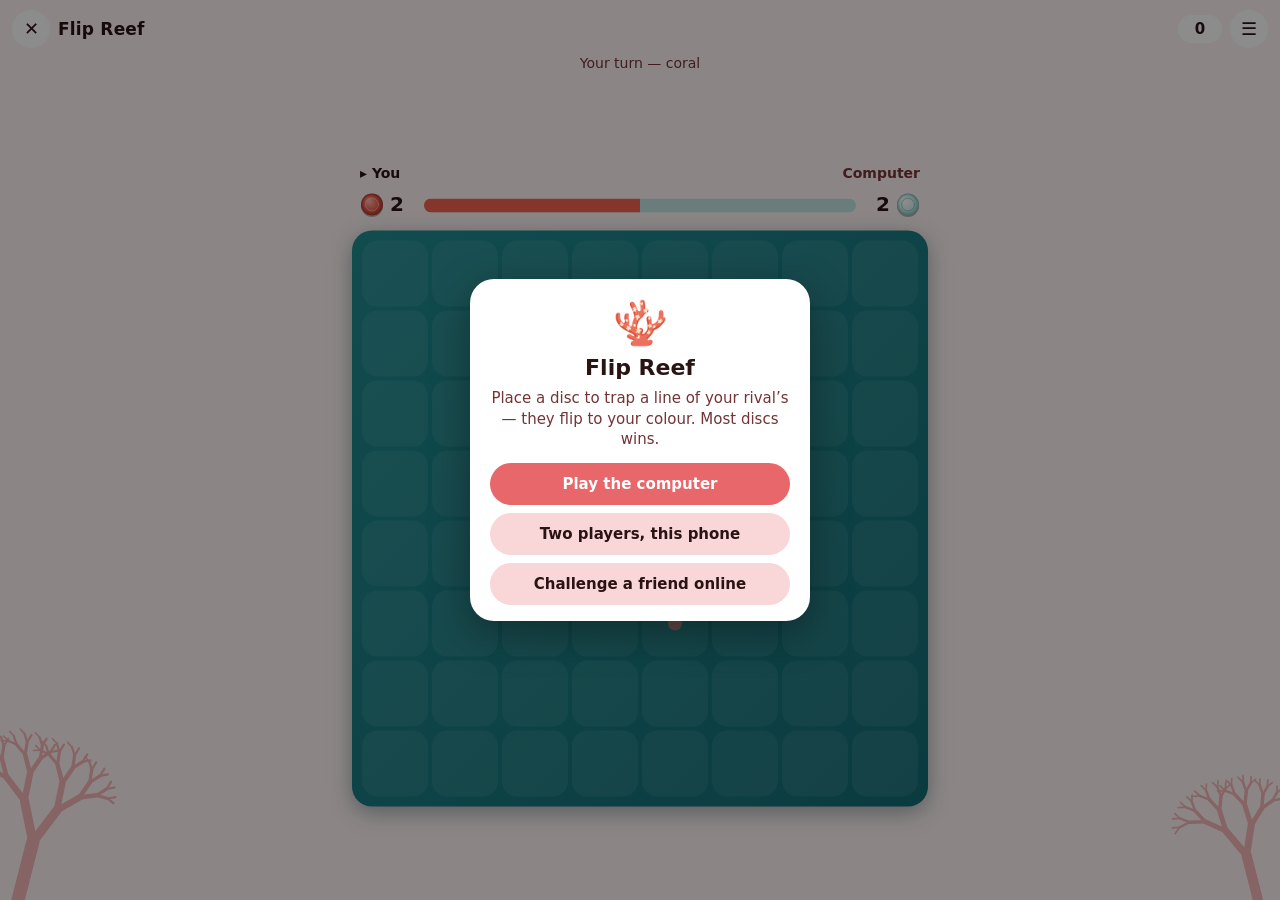
<file: waves/reversi/index.html>
<!doctype html><html lang="en"><head><meta charset="utf-8"><meta name="viewport" content="width=device-width,initial-scale=1,maximum-scale=1,user-scalable=no,viewport-fit=cover"><title>Flip Reef</title><style>
*{box-sizing:border-box;-webkit-tap-highlight-color:transparent}
html,body{margin:0;height:100%;overflow:hidden;background:var(--bg);color:var(--fg);font:15px/1.35 system-ui,-apple-system,"Segoe UI",Roboto,sans-serif;user-select:none;-webkit-user-select:none;touch-action:none;overscroll-behavior:none}
:root{--bg:#06202a;--fg:#e8f7fb;--sub:#9cc3cf;--card:#0d3341;--line:#1d4c5c;--acc:#1494B8;--acc2:#6FD3E6;--on:#fff;--good:#3ddc97;--bad:#ff6b6b;--warn:#ffc857}
#k-app{position:fixed;inset:0;display:flex;flex-direction:column;padding:env(safe-area-inset-top) env(safe-area-inset-right) env(safe-area-inset-bottom) env(safe-area-inset-left)}
#k-bar{display:flex;align-items:center;gap:8px;padding:10px 12px 6px;flex:0 0 auto}
#k-bar .t{font-weight:700;font-size:17px;letter-spacing:.2px;flex:1;white-space:nowrap;overflow:hidden;text-overflow:ellipsis}
#k-bar .s{font-variant-numeric:tabular-nums;font-weight:700;background:var(--card);border-radius:999px;padding:4px 12px;min-width:44px;text-align:center}
#k-bar .s:empty{display:none}
.k-ib{width:38px;height:38px;border-radius:50%;border:0;background:var(--card);color:var(--fg);display:grid;place-items:center;font-size:18px;cursor:pointer;flex:0 0 auto}
.k-ib:active{transform:scale(.94)}
#k-status{text-align:center;color:var(--sub);font-size:14px;min-height:20px;padding:0 12px 4px;flex:0 0 auto}
#k-stage{position:relative;flex:1 1 auto;min-height:0}
#k-stage canvas{position:absolute;inset:0;width:100%;height:100%;display:block}
.k-ov{position:fixed;inset:0;display:grid;place-items:center;background:rgba(0,0,0,.45);z-index:50;padding:24px;animation:k-f .18s ease-out}
.k-card{background:var(--card);border-radius:24px;padding:22px 20px 16px;width:min(340px,100%);text-align:center;box-shadow:0 12px 40px rgba(0,0,0,.35)}
.k-card h2{margin:0 0 6px;font-size:22px}
.k-card p{margin:0 0 14px;color:var(--sub)}
.k-card .k-emb{font-size:44px;line-height:1;margin-bottom:8px}
.k-btn{display:block;width:100%;border:0;border-radius:999px;padding:12px 16px;margin:8px 0 0;font:600 15px system-ui,sans-serif;cursor:pointer;background:var(--line);color:var(--fg)}
.k-btn.p{background:var(--acc);color:var(--on)}
.k-btn:active{transform:scale(.98)}
.k-row{display:flex;gap:8px}.k-row .k-btn{flex:1}
.k-toast{position:fixed;left:50%;width:max-content;max-width:calc(100vw - 32px);text-align:center;bottom:calc(24px + env(safe-area-inset-bottom));transform:translateX(-50%);background:var(--card);color:var(--fg);padding:10px 16px;border-radius:999px;z-index:60;box-shadow:0 6px 20px rgba(0,0,0,.3);animation:k-f .2s ease-out;font-weight:600}
.k-seg{display:flex;background:var(--line);border-radius:999px;padding:3px;margin:8px 0 0}
.k-seg button{flex:1;border:0;background:none;color:var(--fg);padding:8px;border-radius:999px;font:600 14px system-ui,sans-serif}
.k-seg button.on{background:var(--acc);color:var(--on)}
.k-chip{display:inline-block;padding:3px 10px;border-radius:999px;background:var(--line);font-size:13px;font-weight:600}
@keyframes k-f{from{opacity:0}to{opacity:1}}
@media (prefers-reduced-motion:reduce){*{animation:none!important;transition:none!important}}
</style></head><body><script>
(function () {
'use strict';
const W = window.Wave || {
version: 1, host: 'dev', ready() {}, info: async () => ({ gameId: 'dev', player: { name: 'You', username: null }, match: null, theme: { dark: !matchMedia('(prefers-color-scheme: light)').matches, accent: '#1494B8' }, reduceMotion: false, locale: navigator.language, best: null }),
submitScore: async (n) => ({ best: n, isBest: true, rank: null }), saveState: async (d) => { try { localStorage.setItem('k-save', JSON.stringify(d)); } catch (e) {} return true; },
loadState: async () => { try { return JSON.parse(localStorage.getItem('k-save')); } catch (e) { return null; } }, haptic() {}, exit() { location.reload(); },
sendMove: async () => ({ seq: 0 }), onMove() {}, endMatch() {}, onPause() {}, onResume() {},
};
const $ = (tag, cls, html) => { const e = document.createElement(tag); if (cls) e.className = cls; if (html != null) e.innerHTML = html; return e; };
const hex = (h) => { h = h.replace('#', ''); return [0, 2, 4].map((i) => parseInt(h.substr(i, 2), 16)); };
const mix = (a, b, t) => { const x = hex(a), y = hex(b); return '#' + x.map((v, i) => Math.round(v + (y[i] - v) * t).toString(16).padStart(2, '0')).join(''); };
let ac = null, readySent = false, pauseCbs = [], resumeCbs = [], opts = {}, ovStack = [];
const K = {
W, $, mix, paused: false, muted: false, reduceMotion: false, info: null, online: null, colors: {},
/** Build the page chrome, apply the host theme, then call cb(info). opts: {title, accent, accent2, score:true, dark:{}, light:{}, onRestart, menuExtra:[{label,on}]} */
async boot(o, cb) {
opts = o || {};
try { K.muted = localStorage.getItem('k-mute') === '1'; } catch (e) {}
let info; try { info = await W.info(); } catch (e) { info = { theme: { dark: true }, player: { name: 'You' }, match: null }; }
K.info = info; K.reduceMotion = !!info.reduceMotion || matchMedia('(prefers-reduced-motion: reduce)').matches;
const dark = info.theme ? info.theme.dark !== false : true;
const acc = opts.accent || '#1494B8', acc2 = opts.accent2 || mix(acc, '#ffffff', 0.45);
const base = dark ? { bg: mix(acc, '#000000', 0.86), card: mix(acc, '#000000', 0.72), line: mix(acc, '#000000', 0.55), fg: '#eef8fb', sub: mix(acc, '#ffffff', 0.62) }
: { bg: mix(acc, '#ffffff', 0.92), card: '#ffffff', line: mix(acc, '#ffffff', 0.74), fg: mix(acc, '#000000', 0.82), sub: mix(acc, '#000000', 0.5) };
const c = Object.assign(base, dark ? opts.dark : opts.light, { acc, acc2, on: '#ffffff', good: dark ? '#3ddc97' : '#16a36a', bad: dark ? '#ff6b6b' : '#d93c3c', warn: '#f5b83d', dark });
K.colors = c;
const r = document.documentElement.style;
for (const k of ['bg', 'fg', 'sub', 'card', 'line', 'acc', 'acc2', 'on', 'good', 'bad', 'warn']) r.setProperty('--' + k, c[k]);
document.title = opts.title || 'Game';
const app = $('div'); app.id = 'k-app';
const bar = $('div'); bar.id = 'k-bar';
const back = $('button', 'k-ib', '&#x2715;'); back.setAttribute('aria-label', 'Close'); back.onclick = () => K.exit();
const t = $('div', 't'); t.textContent = opts.title || '';
const s = $('div', 's'); s.id = 'k-score';
const m = $('button', 'k-ib', '&#9776;'); m.setAttribute('aria-label', 'Menu'); m.onclick = () => K.pauseMenu();
bar.append(back, t, s, m);
const st = $('div'); st.id = 'k-status';
const stage = $('div'); stage.id = 'k-stage';
app.append(bar, st, stage); document.body.append(app);
K.stage = stage;
if (info.match) {
const m = info.match;
K.online = {
seat: m.you, players: m.players, id: m.id, over: m.status === 'over', winner: m.winner,
name: (seat) => (m.players[seat] && (m.players[seat].name || m.players[seat].username)) || (seat === m.you ? 'You' : 'Friend'),
onMove(cb) { W.onMove(cb); },
send(mv) { return W.sendMove(mv); },
end(winner, text) { K.online.over = true; W.endMatch({ winner, text }); },
};
}
W.onPause(() => { K.paused = true; pauseCbs.forEach((f) => f()); });
W.onResume(() => { K.paused = false; resumeCbs.forEach((f) => f()); });
document.addEventListener('visibilitychange', () => { if (document.hidden) { K.paused = true; pauseCbs.forEach((f) => f()); } });
cb && cb(info);
},
/** Boot options can't see functions declared inside the boot callback: games register them here (Kit.hooks = [fn…]) and the options call Kit.hook(i). */
hooks: [], hook(i) { const f = K.hooks[i]; if (f) f(); },
ready() { if (!readySent) { readySent = true; W.ready(); } },
onPause(f) { pauseCbs.push(f); }, onResume(f) { resumeCbs.push(f); },
title(t) { document.querySelector('#k-bar .t').textContent = t; },
status(t) { document.getElementById('k-status').textContent = t == null ? '' : t; },
score(n) { document.getElementById('k-score').textContent = n == null ? '' : String(n); },
submit(n) { return W.submitScore(n).catch(() => null); },
save(d) { return W.saveState(d).catch(() => false); },
load() { return W.loadState().catch(() => null); },
haptic(k) { try { W.haptic(k || 'tap'); } catch (e) {} },
exit() { if (opts.onExit && opts.onExit() === false) return; W.exit(); },
/** Canvas filling the stage; cv.w/h are CSS px. Calls onResize(w,h) on every size change. */
canvas(onResize) {
const cv = $('canvas'); K.stage.append(cv);
const ctx = cv.getContext('2d'); const o = { cv, ctx, w: 1, h: 1, dpr: 1 };
const fit = (cb) => {
const r = K.stage.getBoundingClientRect(); const d = Math.min(3, window.devicePixelRatio || 1);
o.w = Math.max(1, r.width); o.h = Math.max(1, r.height); o.dpr = d;
cv.width = Math.round(o.w * d); cv.height = Math.round(o.h * d); ctx.setTransform(d, 0, 0, d, 0, 0);
cb && onResize && onResize(o.w, o.h);
};
fit(false); new ResizeObserver(() => fit(true)).observe(K.stage);   // sizes now; onResize only from the observer (after your setup ran)
return o;
},
/** rAF loop: fn(dt seconds, capped 1/20). Skips frames while paused. Returns stop(). */
loop(fn) {
let last = 0, on = true;
const f = (t) => { if (!on) return; const dt = last ? Math.min(0.05, (t - last) / 1000) : 0; last = t; if (!K.paused) fn(dt, t); requestAnimationFrame(f); };
requestAnimationFrame(f); return () => { on = false; };
},
/** Pointer helper with stage-relative CSS px. h = {down(x,y,e), move(x,y,e), up(x,y,e)} */
pointer(el, h) {
let id = null;
const p = (e) => { const r = el.getBoundingClientRect(); return [e.clientX - r.left, e.clientY - r.top]; };
el.addEventListener('pointerdown', (e) => { if (id !== null) return; id = e.pointerId; try { el.setPointerCapture(id); } catch (x) {} K.unlockAudio(); h.down && h.down(...p(e), e); });
el.addEventListener('pointermove', (e) => { if (e.pointerId === id || (id === null && h.hover)) (id === null ? h.hover : h.move) && (id === null ? h.hover : h.move)(...p(e), e); });
const end = (e) => { if (e.pointerId !== id) return; id = null; h.up && h.up(...p(e), e); };
el.addEventListener('pointerup', end); el.addEventListener('pointercancel', end);
},
/** Overlay card. o = {emoji, title, text, html, buttons:[{label, primary, on, keep}], dismiss} → close() */
menu(o) {
const ov = $('div', 'k-ov'); const card = $('div', 'k-card');
if (o.emoji) card.append($('div', 'k-emb', o.emoji));
if (o.title) { const h = $('h2'); h.textContent = o.title; card.append(h); }
if (o.text) { const p = $('p'); p.textContent = o.text; card.append(p); }
if (o.html) card.append(typeof o.html === 'string' ? $('div', '', o.html) : o.html);
const close = () => { ov.remove(); ovStack = ovStack.filter((x) => x !== close); };
for (const b of o.buttons || []) {
const e = $('button', 'k-btn' + (b.primary ? ' p' : '')); e.textContent = b.label;
e.onclick = () => { K.sfx('tap'); if (!b.keep) close(); b.on && b.on(); }; card.append(e);
}
if (o.dismiss) ov.onclick = (e) => { if (e.target === ov) close(); };
ov.append(card); document.body.append(ov); ovStack.push(close); return close;
},
closeMenus() { ovStack.slice().forEach((f) => f()); },
pauseMenu() {
K.paused = true; pauseCbs.forEach((f) => f());
const resume = () => { K.paused = false; resumeCbs.forEach((f) => f()); };
K.menu({ title: 'Paused', buttons: [
{ label: 'Resume', primary: true, on: resume },
...(opts.onRestart && !K.online ? [{ label: 'Restart', on: () => { K.paused = false; opts.onRestart(); } }] : []),
...((opts.menuExtra || []).map((b) => ({ label: b.label, on: () => { K.paused = false; b.on(); } }))),
{ label: K.muted ? 'Sound: off' : 'Sound: on', on: () => { K.muted = !K.muted; try { localStorage.setItem('k-mute', K.muted ? '1' : '0'); } catch (e) {} resume(); } },
{ label: 'Exit game', on: () => K.exit() },
] });
},
toast(t, ms) { const e = $('div', 'k-toast'); e.textContent = t; document.body.append(e); setTimeout(() => e.remove(), ms || 1600); },
unlockAudio() { if (!ac) { try { ac = new (window.AudioContext || window.webkitAudioContext)(); } catch (e) {} } if (ac && ac.state === 'suspended') ac.resume(); },
/** Tiny synthesized sounds: tap pop good bad win lose bounce drop */
sfx(name) {
if (K.muted) return; K.unlockAudio(); if (!ac) return;
const S = { tap: [[660, 0.04, 'sine', 0.08]], pop: [[520, 0.05, 'triangle', 0.12], [880, 0.05, 'triangle', 0.08]], good: [[660, 0.07, 'sine', 0.12], [990, 0.09, 'sine', 0.1]],
bad: [[220, 0.12, 'sawtooth', 0.07], [160, 0.14, 'sawtooth', 0.06]], win: [[523, 0.1, 'triangle', 0.12], [659, 0.1, 'triangle', 0.12], [784, 0.1, 'triangle', 0.12], [1046, 0.2, 'triangle', 0.12]],
lose: [[392, 0.14, 'triangle', 0.1], [330, 0.14, 'triangle', 0.1], [262, 0.24, 'triangle', 0.1]], bounce: [[440, 0.03, 'square', 0.05]], drop: [[300, 0.06, 'sine', 0.14], [180, 0.08, 'sine', 0.1]] }[name] || [];
let t = ac.currentTime;
for (const [f, d, type, v] of S) {
const o = ac.createOscillator(), g = ac.createGain(); o.type = type; o.frequency.value = f;
g.gain.setValueAtTime(v, t); g.gain.exponentialRampToValueAtTime(0.0001, t + d); o.connect(g).connect(ac.destination); o.start(t); o.stop(t + d + 0.02); t += d * 0.9;
}
},
rand: (a, b) => a + Math.random() * (b - a),
ri: (a, b) => Math.floor(a + Math.random() * (b - a + 1)),
shuffle(a) { for (let i = a.length - 1; i > 0; i--) { const j = Math.floor(Math.random() * (i + 1)); [a[i], a[j]] = [a[j], a[i]]; } return a; },
rr(ctx, x, y, w, h, r) { r = Math.min(r, w / 2, h / 2); ctx.beginPath(); ctx.moveTo(x + r, y); ctx.arcTo(x + w, y, x + w, y + h, r); ctx.arcTo(x + w, y + h, x, y + h, r); ctx.arcTo(x, y + h, x, y, r); ctx.arcTo(x, y, x + w, y, r); ctx.closePath(); },
/** Standard mode picker for 2-player board games. modes: subset of ['cpu','local'] (online is automatic). */
pickMode(o, cb) {
if (K.online) { cb('online'); return; }
const b = [];
if (o.modes.includes('cpu')) b.push({ label: o.cpuLabel || 'Play the computer', primary: true, on: () => cb('cpu') });
if (o.modes.includes('local')) b.push({ label: 'Two players, this phone', primary: !o.modes.includes('cpu'), on: () => cb('local') });
if (o.online) b.push({ label: 'Challenge a friend online', on: () => K.menu({ emoji: '💬', title: 'Play a friend', text: 'Close the game, tap “Challenge a friend” on its page, then pick a chat. Moves arrive in that chat.', buttons: [{ label: 'OK', primary: true, on: () => K.pickMode(o, cb) }] }) });
K.menu({ emoji: o.emoji, title: o.title, text: o.text, buttons: b });
},
};
window.Kit = K;
})();
</script><script>
Kit.boot({ title: 'Flip Reef', accent: '#E8676B', onRestart: () => Kit.hook(0)}, () => {
Kit.hooks = [() => start(mode)];
const C = Kit.colors, mix = Kit.mix;
const WT = [100, -20, 10, 5, 5, 10, -20, 100, -20, -50, -2, -2, -2, -2, -50, -20, 10, -2, 1, 1, 1, 1, -2, 10, 5, -2, 1, 0, 0, 1, -2, 5];
const weight = (i) => WT[(i >> 3 < 4 ? i >> 3 : 7 - (i >> 3)) * 8 + (i & 7)];
const DIRS = [[-1, -1], [-1, 0], [-1, 1], [0, -1], [0, 1], [1, -1], [1, 0], [1, 1]];
let bd, turn, mode, over, result, wins = 0, hist = [], pending = null, cpuTimer = 0, clock = 0, anims = {}, last = -1, cursor = 19, keyed = false, hover = -1;
const g = Kit.canvas(draw);
function flips(b, i, p) {
if (b[i] !== -1) return [];
const out = [], r = i >> 3, c = i & 7;
for (const [dr, dc] of DIRS) {
const run = []; let rr = r + dr, cc = c + dc;
while (rr >= 0 && rr < 8 && cc >= 0 && cc < 8 && b[rr * 8 + cc] === 1 - p) { run.push(rr * 8 + cc); rr += dr; cc += dc; }
if (run.length && rr >= 0 && rr < 8 && cc >= 0 && cc < 8 && b[rr * 8 + cc] === p) out.push(...run);
}
return out;
}
const movesOf = (b, p) => { const m = []; for (let i = 0; i < 64; i++) if (b[i] === -1 && flips(b, i, p).length) m.push(i); return m; };
const count = (b) => { const n = [0, 0]; for (const v of b) if (v >= 0) n[v]++; return n; };
const legal = (mv) => mv && Number.isInteger(mv.i) && mv.i >= 0 && mv.i < 64 && !over && flips(bd, mv.i, turn).length > 0;
function evalFor(b, p) {
let s = 0;
for (let i = 0; i < 64; i++) if (b[i] >= 0) s += b[i] === p ? weight(i) : -weight(i);
return s + 4 * (movesOf(b, p).length - movesOf(b, 1 - p).length);
}
function mm(b, p, depth, a, beta, endgame) {
const ms = movesOf(b, p);
if (!ms.length) {
if (!movesOf(b, 1 - p).length) { const n = count(b); return (n[p] - n[1 - p]) * 1000; }
return -mm(b, 1 - p, depth, -beta, -a, endgame);
}
if (depth <= 0) { if (endgame) { const n = count(b); return (n[p] - n[1 - p]) * 10; } return evalFor(b, p); }
let best = -1e9;
for (const i of ms) {
const f = flips(b, i, p); b[i] = p; for (const j of f) b[j] = p;
const v = -mm(b, 1 - p, depth - 1, -beta, -a, endgame);
b[i] = -1; for (const j of f) b[j] = 1 - p;
if (v > best) best = v;
if (v > a) a = v;
if (a >= beta) break;
}
return best;
}
function cpu() {
cpuTimer = 0;
if (over || mode !== 'cpu' || turn !== 1) return;
const b = bd.slice(), empties = b.filter((v) => v === -1).length, end = empties <= 7;
let pick = -1, bv = -1e12;
for (const i of Kit.shuffle(movesOf(b, 1))) {
const f = flips(b, i, 1); b[i] = 1; for (const j of f) b[j] = 1;
const v = -mm(b, 0, end ? 7 : 2, -1e9, 1e9, end) + Math.random() * 6;
b[i] = -1; for (const j of f) b[j] = 0;
if (v > bv) { bv = v; pick = i; }
}
if (pick >= 0) play(pick, false);
}
function reset() {
bd = Array(64).fill(-1); bd[27] = bd[36] = 1; bd[28] = bd[35] = 0;
turn = 0; over = false; result = null; anims = {}; last = -1;
}
function play(i, silent) {
const p = turn, f = flips(bd, i, p);
bd[i] = p; f.forEach((j) => (bd[j] = p)); last = i;
if (!silent && !Kit.reduceMotion) {
anims[i] = { t0: clock, from: -1 };
for (const j of f) { const d = Math.max(Math.abs((j >> 3) - (i >> 3)), Math.abs((j & 7) - (i & 7))); anims[j] = { t0: clock + d * 0.07, from: 1 - p }; }
}
let note = '';
if (movesOf(bd, 1 - p).length) turn = 1 - p;
else if (movesOf(bd, p).length) note = `${name(1 - p)} ${name(1 - p) === 'You' ? 'have' : 'has'} no move — pass`;
else { over = true; const n = count(bd); result = { p: n[0] === n[1] ? null : n[0] > n[1] ? 0 : 1, n }; }
if (!silent) { Kit.sfx('pop'); Kit.haptic('light'); if (f.length >= 5) setTimeout(() => Kit.sfx('good'), 200); if (note) Kit.toast(note, 1800); }
if (over) return void setTimeout(() => finish(silent), silent || Kit.reduceMotion ? 0 : 600);
setStatus();
if (mode === 'cpu' && turn === 1 && !cpuTimer) cpuTimer = setTimeout(cpu, note ? 1100 : 550);
}
const name = (p) => mode === 'online' ? (p === Kit.online.seat ? 'You' : Kit.online.name(p)) : mode === 'cpu' ? (p === 0 ? 'You' : 'Computer') : (p === 0 ? 'Coral' : 'Foam');
function setStatus() {
if (over) return;
if (mode === 'online') Kit.status(pending ? 'Sending…' : turn === Kit.online.seat ? `Your turn — ${turn ? 'foam' : 'coral'}` : `Waiting for ${name(turn)}…`);
else if (mode === 'cpu') Kit.status(turn === 0 ? 'Your turn — coral' : 'Computer is thinking…');
else Kit.status(`${name(turn)} to play`);
}
function finish(silent) {
const w = result, n = w.n; let title, emoji;
if (w.p === null) { title = `Draw, ${n[0]}–${n[1]}`; emoji = '🌊'; }
else { const nm = name(w.p); title = `${nm === 'You' ? 'You win' : nm + ' wins'} ${Math.max(...n)}–${Math.min(...n)}`; emoji = w.p === 0 ? '🪸' : '🫧'; }
Kit.status(title);
if (mode === 'cpu') {
if (w.p === 0) { wins++; Kit.submit(wins); Kit.sfx('win'); Kit.haptic('success'); }
else if (w.p === 1) { wins = 0; Kit.sfx('lose'); Kit.haptic('error'); }
Kit.score(wins); Kit.save({ wins });
} else if (!silent) Kit.sfx('win');
if (mode === 'online') { maybeEnd(); setTimeout(() => { if (over) Kit.menu({ emoji, title, buttons: [{ label: 'Back to chat', primary: true, on: () => Kit.exit() }, { label: 'Look at the reef' }] }); }, 500); }
else setTimeout(() => Kit.menu({ emoji, title, text: mode === 'cpu' ? `Win streak: ${wins}` : '', buttons: [{ label: 'Play again', primary: true, on: () => start(mode) }, { label: 'Change mode', on: choose }] }), 500);
}
function maybeEnd() {
if (mode !== 'online' || !over || pending || Kit.online.over) return;
const w = result.p, n = result.n;
Kit.online.end(w, w === null ? `Draw ${n[0]}–${n[1]}` : `${Kit.online.name(w)} wins ${Math.max(...n)}–${Math.min(...n)}`);
}
function rebuild() { Kit.closeMenus(); reset(); for (const m of hist) play(m.i, true); setStatus(); }
function onNet(mv, meta) {
if (pending) {
if (!meta.mine && meta.seat === turn && legal(mv)) { hist.push(pending); pending = null; }
else { pending = null; rebuild(); }
}
if (meta.seat !== turn || !legal(mv)) return;
hist.push({ i: mv.i }); play(mv.i, !!meta.replay); maybeEnd();
}
const myTurn = () => !over && (mode === 'local' || (mode === 'cpu' && turn === 0) || (mode === 'online' && turn === Kit.online.seat && !pending));
function tryPlay(i) {
if (i < 0) return;
if (!myTurn()) { if (mode === 'online' && !over && turn !== Kit.online.seat) Kit.toast('Not your turn yet'); return; }
if (!flips(bd, i, turn).length) { if (bd[i] === -1) { Kit.sfx('bad'); Kit.toast('That spot flips nothing'); } return; }
cursor = i;
if (mode !== 'online') return play(i, false);
const mv = { i }; pending = mv; play(i, false); setStatus();
Kit.online.send(mv).then(() => { if (pending === mv) { hist.push(mv); pending = null; setStatus(); maybeEnd(); } })
.catch((e) => { if (pending === mv) { pending = null; rebuild(); Kit.toast(e && e.code === 'conflict' ? 'Your friend moved first' : 'Move not sent — try again'); } });
}
function geo() {
const s = Math.min(g.w - 28, g.h - 120, 560), q = s / 8;
return { s, q, x: (g.w - s) / 2, y: (g.h - s) / 2 + 30 };
}
const cellAt = (px, py) => { const { q, x, y } = geo(); const c = Math.floor((px - x) / q), r = Math.floor((py - y) / q); return c < 0 || c > 7 || r < 0 || r > 7 ? -1 : r * 8 + c; };
Kit.pointer(g.cv, { down(px, py) { hover = cellAt(px, py); }, move(px, py) { hover = cellAt(px, py); }, up(px, py) { const i = cellAt(px, py); hover = -1; tryPlay(i); } });
addEventListener('keydown', (e) => {
const d = { ArrowLeft: -1, ArrowRight: 1, ArrowUp: -8, ArrowDown: 8 }[e.key];
keyed = true;
if (d) { e.preventDefault(); const n = cursor + d; if (n >= 0 && n < 64 && Math.abs((n & 7) - (cursor & 7)) <= 1) cursor = n; }
else if (e.key === ' ' || e.key === 'Enter') { e.preventDefault(); tryPlay(cursor); }
});
const SIDE = [['#ffb0a4', '#f0604f', '#a8322a'], ['#ffffff', '#d9f3f1', '#7fb8b4']];
function disc(ctx, cx, cy, r, p, sx) {
const st = SIDE[p];
ctx.fillStyle = 'rgba(0,20,30,.3)'; ctx.beginPath(); ctx.ellipse(cx, cy + r * 0.14, r * Math.max(0.08, sx), r, 0, 0, Math.PI * 2); ctx.fill();
const gr = ctx.createRadialGradient(cx - r * 0.3 * sx, cy - r * 0.35, r * 0.1, cx, cy, r);
gr.addColorStop(0, st[0]); gr.addColorStop(0.6, st[1]); gr.addColorStop(1, st[2]);
ctx.fillStyle = gr; ctx.beginPath(); ctx.ellipse(cx, cy, r * Math.max(0.06, sx), r, 0, 0, Math.PI * 2); ctx.fill();
if (sx > 0.5) {
ctx.strokeStyle = p ? 'rgba(80,150,150,.45)' : 'rgba(255,220,210,.5)'; ctx.lineWidth = Math.max(1, r * 0.08);
ctx.beginPath(); ctx.ellipse(cx, cy, r * 0.58 * sx, r * 0.58, 0, 0, Math.PI * 2); ctx.stroke();
}
}
function coral(ctx, x, y, s, dir) {
ctx.strokeStyle = mix(C.acc, C.bg, 0.55); ctx.lineCap = 'round';
const br = (x0, y0, a, len, w) => {
if (len < 6) return;
const x1 = x0 + Math.cos(a) * len, y1 = y0 + Math.sin(a) * len;
ctx.lineWidth = w; ctx.beginPath(); ctx.moveTo(x0, y0); ctx.lineTo(x1, y1); ctx.stroke();
br(x1, y1, a - 0.45, len * 0.7, w * 0.7); br(x1, y1, a + 0.4, len * 0.66, w * 0.7);
};
br(x, y, -Math.PI / 2 + dir * 0.25, s, s * 0.22);
}
function draw() {
const { ctx } = g; if (!bd) return;
ctx.clearRect(0, 0, g.w, g.h);
const { s, q, x, y } = geo();
coral(ctx, 18, g.h, Math.min(60, g.h * 0.08), 1); coral(ctx, g.w - 22, g.h, Math.min(46, g.h * 0.06), -1);
const n = count(bd), by = y - 64, tot = n[0] + n[1];
for (const p of [0, 1]) {
const on = !over && turn === p;
ctx.font = `${on ? 700 : 600} 14px system-ui,sans-serif`; ctx.textBaseline = 'middle'; ctx.textAlign = p ? 'right' : 'left';
ctx.fillStyle = on ? C.fg : C.sub; let nm = name(p); if (nm.length > 14) nm = nm.slice(0, 13) + '…';
ctx.fillText((on && !p ? '▸ ' : '') + nm + (on && p ? ' ◂' : ''), p ? x + s : x, by);
disc(ctx, p ? x + s - 12 : x + 12, by + 30, 11, p, 1);
ctx.font = '700 20px system-ui,sans-serif'; ctx.fillStyle = C.fg; ctx.fillText(String(n[p]), p ? x + s - 30 : x + 30, by + 31);
}
const bx = x + 64, bw = s - 128, split = bx + bw * (n[0] / tot);
ctx.save(); Kit.rr(ctx, bx, by + 24, bw, 14, 7); ctx.clip();
ctx.fillStyle = SIDE[0][1]; ctx.fillRect(bx, by + 24, split - bx, 14);
ctx.fillStyle = C.dark ? SIDE[1][1] : '#bfe4e1'; ctx.fillRect(split, by + 24, bx + bw - split, 14); ctx.restore();
ctx.save(); ctx.shadowColor = 'rgba(0,30,40,.35)'; ctx.shadowBlur = 22; ctx.shadowOffsetY = 6;
const bg = ctx.createLinearGradient(x, y, x + s, y + s);
bg.addColorStop(0, C.dark ? '#0e5a63' : '#1f8a8f'); bg.addColorStop(1, C.dark ? '#073840' : '#136b73');
ctx.fillStyle = bg; Kit.rr(ctx, x - 8, y - 8, s + 16, s + 16, 20); ctx.fill(); ctx.restore();
const mine = myTurn(), hint = mine ? new Set(movesOf(bd, turn)) : new Set();
for (let i = 0; i < 64; i++) {
const cx = x + (i & 7) * q, cy = y + (i >> 3) * q;
ctx.fillStyle = (i === hover && hint.has(i)) ? 'rgba(255,255,255,.22)' : 'rgba(255,255,255,.07)'; Kit.rr(ctx, cx + 2, cy + 2, q - 4, q - 4, q * 0.22); ctx.fill();
if (hint.has(i)) { ctx.fillStyle = turn ? 'rgba(220,250,248,.5)' : 'rgba(255,140,125,.6)'; ctx.beginPath(); ctx.arc(cx + q / 2, cy + q / 2, q * 0.1, 0, Math.PI * 2); ctx.fill(); }
}
for (const k of [18, 21, 42, 45]) { ctx.fillStyle = 'rgba(0,0,0,.25)'; ctx.beginPath(); ctx.arc(x + (k & 7) * q, y + (k >> 3) * q, 3, 0, Math.PI * 2); ctx.fill(); }
for (let i = 0; i < 64; i++) {
if (bd[i] < 0) continue;
const cx = x + (i & 7) * q + q / 2, cy = y + (i >> 3) * q + q / 2, a = anims[i];
let p = bd[i], sx = 1, sc = 1;
if (a) {
const t = (clock - a.t0) / 0.28;
if (t >= 1) delete anims[i];
else if (a.from === -1) sc = Math.max(0, t) < 0.6 ? 0.5 + Math.max(0, t) : 1.1 - (t - 0.6) * 0.25;
else if (t < 0.5) { p = a.from; sx = 1 - Math.max(0, t) * 2; }
else sx = (t - 0.5) * 2;
}
disc(ctx, cx, cy, q * 0.4 * sc, p, sx);
}
if (last >= 0) { ctx.fillStyle = C.warn; ctx.beginPath(); ctx.arc(x + (last & 7) * q + q / 2, y + (last >> 3) * q + q / 2, q * 0.07, 0, Math.PI * 2); ctx.fill(); }
if (mine && keyed) { ctx.strokeStyle = C.warn; ctx.lineWidth = 2; Kit.rr(ctx, x + (cursor & 7) * q + 3, y + (cursor >> 3) * q + 3, q - 6, q - 6, q * 0.2); ctx.stroke(); }
}
Kit.loop((dt) => { clock += dt; draw(); });
function start(m) {
clearTimeout(cpuTimer); cpuTimer = 0; mode = m; reset(); hist = []; pending = null;
Kit.score(mode === 'cpu' ? wins : null); setStatus(); draw();
}
function choose() { Kit.pickMode({ emoji: '🪸', title: 'Flip Reef', text: 'Place a disc to trap a line of your rival’s — they flip to your colour. Most discs wins.', modes: ['cpu', 'local'], online: true }, start); }
Kit.load().then((s) => { if (s && s.wins) { wins = s.wins; if (mode === 'cpu') Kit.score(wins); } });
if (Kit.online) { start('online'); Kit.online.onMove(onNet); }
else { start('cpu'); choose(); }
draw(); Kit.ready();
});
</script></body></html>
</file>
<file: style.css>
@font-face { font-family: Inter; src: url(fonts/inter.ttf) format("truetype"); font-weight: 100 900; font-display: swap; }
:root {
  --bg: #050d1f; --surface: #0b1730; --surface2: #11213f; --surface3: #182b4f; --line: #22365c;
  --text: #e7efff; --muted: #9db0d4; --primary: #4fd1e8; --vivid: #1e88a8; --deep: #0e1b2e; --danger: #ff8a80;
  --r: 20px;
}
@media (prefers-color-scheme: light) {
  :root { --bg: #f5f8ff; --surface: #ffffff; --surface2: #eef3ff; --surface3: #e2eaff; --line: #d4def5; --text: #0d1a33; --muted: #50607f; --primary: #15799a; }
}
* { box-sizing: border-box; }
html, body { margin: 0; background: var(--bg); color: var(--text); font: 16px/1.5 Inter, system-ui, sans-serif; }
a { color: var(--primary); text-decoration: none; }
a:hover { text-decoration: underline; }
button { font: inherit; cursor: pointer; border: 0; border-radius: 999px; padding: .55em 1.1em; background: var(--vivid); color: #fff; font-weight: 600; }
button.tonal { background: var(--surface3); color: var(--text); }
button.ghost { background: transparent; color: var(--muted); padding: .4em .6em; }
button:disabled { opacity: .5; cursor: default; }
input, textarea, select { font: inherit; color: var(--text); background: var(--surface2); border: 1px solid var(--line); border-radius: 14px; padding: .65em .9em; width: 100%; }
textarea { resize: vertical; min-height: 4em; }

.top { position: sticky; top: 0; z-index: 10; display: flex; gap: 16px; align-items: center; padding: 10px 20px;
  background: color-mix(in srgb, var(--bg) 82%, transparent); backdrop-filter: blur(14px); border-bottom: 1px solid var(--line); }
.brand { display: flex; align-items: center; gap: 10px; font-weight: 800; font-size: 20px; color: var(--text); }
.brand:hover { text-decoration: none; }
.mark { width: 34px; height: 34px; }
.top nav { display: flex; gap: 14px; }
.top nav a { color: var(--muted); font-weight: 600; }
.search { flex: 1; max-width: 360px; margin-left: auto; }
.search input { border-radius: 999px; padding: .5em 1em; }
#me { display: flex; align-items: center; gap: 8px; }
@media (max-width: 700px) { .top nav { display: none; } .search { max-width: none; } }

main { max-width: 720px; margin: 0 auto; padding: 20px 16px 60px; min-height: 70vh; }
.foot { text-align: center; color: var(--muted); padding: 28px 16px 40px; border-top: 1px solid var(--line); }
.foot .small { font-size: 13px; margin-top: 6px; }
#credit { font-weight: 700; }

.card { background: var(--surface); border: 1px solid var(--line); border-radius: var(--r); padding: 16px; margin-bottom: 14px; }
.post-head { display: flex; gap: 12px; align-items: center; }
.avatar { width: 42px; height: 42px; border-radius: 50%; object-fit: cover; background: linear-gradient(135deg, var(--deep), var(--vivid)); display: grid; place-items: center; color: #fff; font-weight: 700; flex: none; }
.avatar.big { width: 96px; height: 96px; font-size: 36px; border: 4px solid var(--bg); }
.name { font-weight: 700; display: inline-flex; align-items: center; gap: 4px; }
.handle, .meta { color: var(--muted); font-size: 14px; }
.badge { width: 16px; height: 16px; vertical-align: -3px; }
.devtag { font-size: 11px; font-weight: 700; color: #fff; background: linear-gradient(90deg, #0b2a5c, #1565ff); border-radius: 6px; padding: 1px 6px; }
.text { white-space: pre-wrap; word-wrap: break-word; margin: 10px 0 4px; }
.title { font-size: 19px; font-weight: 700; margin: 10px 0 2px; }
.media { display: grid; gap: 6px; margin-top: 10px; border-radius: 16px; overflow: hidden; }
.media.n2, .media.n3, .media.n4 { grid-template-columns: 1fr 1fr; }
.media img, .media video { width: 100%; height: 100%; max-height: 520px; object-fit: cover; display: block; background: var(--surface2); }
.blur { filter: blur(28px); cursor: pointer; }
.actions { display: flex; gap: 6px; margin-top: 10px; flex-wrap: wrap; }
.act { background: var(--surface2); color: var(--text); font-weight: 500; padding: .35em .85em; }
.act.on { background: var(--vivid); color: #fff; }
.chip { display: inline-block; background: var(--surface2); border-radius: 999px; padding: .25em .8em; margin: 0 6px 6px 0; font-size: 14px; color: var(--text); }
.tabs { display: flex; gap: 8px; margin-bottom: 16px; flex-wrap: wrap; }
.tabs a { padding: .4em 1em; border-radius: 999px; background: var(--surface2); color: var(--muted); font-weight: 600; }
.tabs a.on { background: var(--vivid); color: #fff; }

.hero { border-radius: var(--r); overflow: hidden; margin-bottom: 16px; background: var(--surface); border: 1px solid var(--line); }
.banner { height: 160px; background: linear-gradient(160deg, var(--deep), var(--vivid)); background-size: cover; background-position: center; }
.hero-body { padding: 0 20px 18px; }
.hero-body .avatar.big { margin-top: -48px; }
.counts { display: flex; gap: 18px; margin: 10px 0; color: var(--muted); }
.counts b { color: var(--text); }

.comment { border-left: 2px solid var(--line); padding: 6px 0 6px 12px; margin: 6px 0; }
.comment .meta { font-size: 13px; }

.shorts { height: calc(100vh - 140px); overflow-y: scroll; scroll-snap-type: y mandatory; border-radius: var(--r); }
.short { height: calc(100vh - 140px); scroll-snap-align: start; position: relative; background: #000; display: grid; place-items: center; }
.short video { max-height: 100%; max-width: 100%; }
.short .cap { position: absolute; left: 0; right: 0; bottom: 0; padding: 18px; color: #fff; background: linear-gradient(transparent, rgba(0,0,0,.7)); }

.modal { position: fixed; inset: 0; background: rgba(0,0,0,.55); display: grid; place-items: center; z-index: 50; padding: 16px; }
.modal .box { background: var(--surface); border: 1px solid var(--line); border-radius: 24px; padding: 22px; width: min(440px, 100%); max-height: 90vh; overflow: auto; }
.modal .box h2 { margin-top: 0; }
.stack { display: grid; gap: 10px; }
.err { color: var(--danger); font-size: 14px; }
.toast { position: fixed; bottom: 24px; left: 50%; transform: translateX(-50%); background: var(--surface3); padding: 10px 18px; border-radius: 999px; z-index: 60; }
.empty { text-align: center; color: var(--muted); padding: 40px 10px; }
.legal { line-height: 1.65; }
.legal h1, .legal h2 { line-height: 1.25; }
.more { display: block; margin: 10px auto; }

[hidden] { display: none !important; }

/* Owner badge (one account only): blue crest + "Owner" tag with a slow light sweep */
.badge.owner { width: 1.05em; height: 1.05em; }
.ownertag { display: inline-flex; align-items: center; gap: 3px; padding: 1px 7px 1px 3px; border-radius: 7px; font-size: 10px; font-weight: 700; color: #fff;
  background: linear-gradient(90deg, #071D4F, #1E6BFF 55%, #3FD8FF); position: relative; overflow: hidden; vertical-align: middle; white-space: nowrap; }
.ownertag .badge.owner { width: 13px; height: 13px; }
.ownertag::after { content: ""; position: absolute; inset: 0; background: linear-gradient(110deg, transparent 30%, rgba(255,255,255,.45) 50%, transparent 70%);
  transform: translateX(-120%); animation: ownershine 3.6s linear infinite; }
@keyframes ownershine { to { transform: translateX(120%); } }
@media (prefers-reduced-motion: reduce) { .ownertag::after { animation: none; display: none; } }

/* ── U4-glassrs: Sea Glass (the phone's u3.glass, applied in app.js applyGlass) ── */
:root.sea-glass { --glass-a: 68%; --glass-blur: 22px; --glass-tint: var(--surface); --glass-rim: rgba(255,255,255,.22); --glass-rim2: rgba(255,255,255,.05); }
:root.sea-glass[data-glass="subtle"] { --glass-a: 84%; --glass-blur: 18px; }
:root.sea-glass[data-glass="clear"] { --glass-a: 52%; --glass-blur: 26px; }
:root.sea-glass.glass-tinted { --glass-tint: color-mix(in srgb, var(--surface) 86%, var(--primary)); }
@media (prefers-color-scheme: light) { :root.sea-glass { --glass-rim: rgba(255,255,255,.9); --glass-rim2: rgba(0,0,0,.08); } }
.sea-glass .top, .sea-glass .modal .box {
  background: color-mix(in srgb, var(--glass-tint) var(--glass-a), transparent);
  -webkit-backdrop-filter: blur(var(--glass-blur)) saturate(1.35); backdrop-filter: blur(var(--glass-blur)) saturate(1.35);
  border-color: var(--glass-rim2);
  box-shadow: inset 1px 1px 0 var(--glass-rim), inset -1px -1px 0 var(--glass-rim2);
}
.sea-glass .modal { background: rgba(0,0,0,.28); -webkit-backdrop-filter: blur(10px); backdrop-filter: blur(10px); }
:root.sea-glass.glass-solid { --glass-a: 100%; --glass-blur: 0px; }
@media (prefers-reduced-transparency: reduce) { :root.sea-glass { --glass-a: 100%; --glass-blur: 0px; } }
@media (prefers-contrast: more) { :root.sea-glass { --glass-a: 96%; --glass-rim: rgba(255,255,255,.6); } }
</file>
<file: identity.css>
/* U2-identity: role banners ("ribbons"), name flair, avatar effects and animated profile pictures (Ripple web).
   CSS + gradients only (no images or fonts). Avatar effects only animate on `.run` (set by identity.js for at most
   a handful of on-screen avatars); nothing animates with reduced motion. */

/* ---------------------------------------------------------------- banners */
.ribbons { display: inline-flex; flex-wrap: wrap; gap: 4px; align-items: center; vertical-align: middle; min-width: 0; }
.ribbons.full { display: flex; margin: 6px 0 2px; }
.ribbons.compact { flex-wrap: nowrap; flex: 0 1 auto; overflow: hidden; }
.ribbon { position: relative; overflow: hidden; display: inline-flex; align-items: center; gap: 4px; max-width: 100%;
  padding: 2px 9px 2px 6px; border-radius: 999px; font: 700 11px/16px Inter, system-ui, sans-serif; letter-spacing: .01em; white-space: nowrap;
  background: linear-gradient(90deg, var(--rb1), var(--rb2)); box-shadow: inset 0 0 0 1px rgba(255,255,255,.16); -webkit-text-fill-color: currentColor; }
.ribbon .rb-ic { width: 12px; height: 12px; flex: none; }
.ribbon .rb-t { overflow: hidden; text-overflow: ellipsis; }
.ribbons.compact .ribbon { font-size: 10px; line-height: 14px; padding: 1px 7px 1px 5px; max-width: 11em; }
.ribbons.compact .rb-ic { width: 11px; height: 11px; }
.ribbon.rb-shimmer::after { content: ""; position: absolute; inset: 0; pointer-events: none;
  background: linear-gradient(110deg, transparent 30%, rgba(255,255,255,.5) 50%, transparent 70%); transform: translateX(-120%); animation: rbShine 3.2s linear infinite; }
.ribbon.rb-pulse { animation: rbPulse 2.4s ease-in-out infinite; }
.ribbon.rb-wave { background: linear-gradient(90deg, var(--rb1), var(--rb2), var(--rb1)) 0 0 / 200% 100%; animation: rbWave 3.2s linear infinite; }
.name .ribbons, .comment .meta .ribbons { margin-left: 2px; }
.hero h1 .fname { line-height: 1.2; }
@keyframes rbShine { to { transform: translateX(120%); } }
@keyframes rbPulse { 0%, 100% { transform: scale(1); opacity: 1; } 50% { transform: scale(1.04); opacity: .84; } }
@keyframes rbWave { to { background-position: 200% 0; } }

/* ---------------------------------------------------------------- names */
.fname.grad { background-image: linear-gradient(90deg, var(--n1, var(--text)), var(--n2, var(--n1, var(--text))));
  -webkit-background-clip: text; background-clip: text; color: transparent; -webkit-text-fill-color: transparent;
  padding-right: .12em; }   /* room for italic / script overhangs (background-clip:text clips to the box) */
.fname.nf-shimmer { background-image: linear-gradient(110deg, transparent 38%, rgba(255,255,255,.85) 50%, transparent 62%),
  linear-gradient(90deg, var(--n1, var(--text)), var(--n2, var(--n1, var(--text))));
  background-size: 250% 100%, 100% 100%; background-repeat: no-repeat; animation: nfShimmer 3.4s linear infinite; }
.fname.nf-tide { background-image: linear-gradient(90deg, #1E6BFF, #3FD8FF 22%, #BFF4FF 32%, #3FD8FF 42%, #1E6BFF 58%, #2F8CFF 78%, #1E6BFF);
  background-size: 200% 100%; background-repeat: repeat-x; animation: nfTide 4.5s linear infinite; }
@keyframes nfShimmer { from { background-position: 100% 0, 0 0; } to { background-position: 0% 0, 0 0; } }
@keyframes nfTide { from { background-position: 0 0; } to { background-position: 200% 0; } }
.fname.ff-serif { font-family: ui-serif, Georgia, Cambria, "Times New Roman", serif; }
.fname.ff-mono { font-family: ui-monospace, SFMono-Regular, Menlo, Consolas, "Liberation Mono", monospace; letter-spacing: -.01em; }
.fname.ff-cursive { font-family: "Segoe Script", "Snell Roundhand", "Apple Chancery", "Brush Script MT", cursive; }
.fname.ff-rounded { font-family: ui-rounded, "SF Pro Rounded", "Arial Rounded MT Bold", "Varela Round", Nunito, system-ui, sans-serif; }
.fname.ff-condensed { font-family: "Roboto Condensed", "Arial Narrow", "Liberation Sans Narrow", sans-serif; font-stretch: condensed; letter-spacing: -.01em; }
.fname.ff-wide { font-stretch: expanded; letter-spacing: .08em; }

/* ---------------------------------------------------------------- avatars */
.fav { position: relative; display: inline-grid; flex: none; vertical-align: middle; isolation: isolate; border-radius: 50%; --fx: #4FC3FF; }
.fav > .avatar { grid-area: 1 / 1; margin: 0; }
.fav > .fav-layer { position: relative; z-index: 1; background: transparent; }
.hero-body .fav > .avatar.big { margin: 0; }
.hero-body .fav-big { margin-top: -48px; }
.fav.fx::before, .fav.fx::after { content: ""; position: absolute; pointer-events: none; border-radius: 50%; }
.fav.fx::before { z-index: -1; }
.fav.fx::after { z-index: 2; }
.fav.fx:not(.run)::before, .fav.fx:not(.run)::after { animation-play-state: paused !important; }

.fav.fx-glow::before { inset: -18%; background: radial-gradient(closest-side, var(--fx) 62%, transparent); filter: blur(2px);
  animation: fxBreathe 2.8s ease-in-out infinite alternate; }

.fav.fx-fire { --fx: #FF6A1A; }
.fav.fx-fire::before { inset: -26% -14% -6%; border-radius: 50% 50% 46% 46% / 60% 60% 40% 40%;
  background: radial-gradient(closest-side at 50% 62%, #FFE27A 58%, var(--fx) 76%, transparent); filter: blur(1.5px);
  transform-origin: 50% 85%; animation: fxFlame .7s ease-in-out infinite alternate; }
.fav.fx-fire::after { z-index: -1; inset: -36% 12% 88%; border-radius: 0;
  background: radial-gradient(circle at 28% 80%, #FFD54A 0 1.5px, transparent 2.5px), radial-gradient(circle at 70% 55%, var(--fx) 0 1.5px, transparent 2.5px),
    radial-gradient(circle at 50% 20%, #FFE27A 0 1px, transparent 2px);
  animation: fxEmber 1.6s ease-out -.5s infinite; }

.fav.fx-sparkles { --fx: #FFD54A; }
.fav.fx-sparkles::before { inset: -10%; background: radial-gradient(closest-side, color-mix(in srgb, var(--fx) 55%, transparent) 72%, transparent); }
.fav.fx-sparkles::after { inset: -18%; border-radius: 0;
  background: radial-gradient(circle at 10% 22%, #fff 0 1.2px, transparent 2.4px), radial-gradient(circle at 90% 12%, var(--fx) 0 1.8px, transparent 3px),
    radial-gradient(circle at 94% 78%, #fff 0 1.2px, transparent 2.4px), radial-gradient(circle at 6% 84%, var(--fx) 0 1.6px, transparent 2.8px),
    radial-gradient(circle at 52% 0%, #fff 0 1px, transparent 2px);
  animation: fxTwinkle 1.6s ease-in-out infinite alternate; }

.fav.fx-lightning { --fx: #FFE066; }
.fav.fx-lightning::before { inset: -12%;
  background: conic-gradient(transparent 0 8%, var(--fx) 9% 11%, transparent 12% 40%, #fff 41% 42%, var(--fx) 43% 45%, transparent 46% 70%, var(--fx) 71% 73%, transparent 74%);
  -webkit-mask: radial-gradient(closest-side, transparent 76%, #000 78% 96%, transparent); mask: radial-gradient(closest-side, transparent 76%, #000 78% 96%, transparent);
  animation: fxZap 2.4s steps(1, end) infinite; }
.fav.fx-lightning::after { z-index: -2; inset: -6%; background: radial-gradient(closest-side, color-mix(in srgb, var(--fx) 45%, transparent) 80%, transparent); }

.fav.fx-bubbles { --fx: #7FE0FF; }
.fav.fx-bubbles::before { inset: -6%; background: radial-gradient(closest-side, color-mix(in srgb, var(--fx) 40%, transparent) 82%, transparent); }
.fav.fx-bubbles::after { inset: -10% -16% 20%; border-radius: 0;
  background: radial-gradient(circle at 8% 70%, transparent 0 2.2px, var(--fx) 2.6px 3.3px, transparent 3.8px),
    radial-gradient(circle at 92% 55%, transparent 0 1.6px, var(--fx) 2px 2.6px, transparent 3px),
    radial-gradient(circle at 85% 15%, transparent 0 2.6px, color-mix(in srgb, var(--fx) 80%, #fff) 3px 3.7px, transparent 4.2px),
    radial-gradient(circle at 14% 20%, transparent 0 1.4px, var(--fx) 1.8px 2.3px, transparent 2.8px);
  animation: fxRise 3s ease-in-out -1.1s infinite; }

.fav.fx-aurora { --fx: #3CE0B0; }
.fav.fx-aurora::before { inset: -16%; background: conic-gradient(var(--fx), #7C4DFF, #00B0FF, #00E5A8, var(--fx));
  -webkit-mask: radial-gradient(closest-side, transparent 60%, #000 74%, transparent); mask: radial-gradient(closest-side, transparent 60%, #000 74%, transparent);
  filter: blur(3px); opacity: .9; animation: fxSpin 7s linear infinite; }

/* the owner's crest aura (owner-only on the server) */
.fav.fx-crest::before { inset: -13%;
  background: conic-gradient(#071D4F, #1E6BFF 25%, #3FD8FF 40%, #fff 46%, #3FD8FF 52%, #1E6BFF 70%, #071D4F);
  -webkit-mask: radial-gradient(closest-side, transparent 74%, #000 77% 94%, transparent); mask: radial-gradient(closest-side, transparent 74%, #000 77% 94%, transparent);
  animation: fxSpin 5s linear infinite; }
.fav.fx-crest::after { z-index: -2; inset: -22%; background: radial-gradient(closest-side, rgba(30,107,255,.55) 60%, rgba(63,216,255,.25) 78%, transparent);
  animation: fxBreathe 3.2s ease-in-out infinite alternate; }

@keyframes fxBreathe { from { transform: scale(.94); opacity: .5; } to { transform: scale(1.04); opacity: .9; } }
@keyframes fxFlame { from { transform: scale(1, .96) skewX(-2deg); opacity: .85; } to { transform: scale(1.03, 1.06) skewX(2deg); opacity: 1; } }
@keyframes fxEmber { from { transform: translateY(40%); opacity: 0; } 30% { opacity: 1; } to { transform: translateY(-30%); opacity: 0; } }
@keyframes fxTwinkle { from { opacity: .25; transform: scale(.97) rotate(-4deg); } to { opacity: 1; transform: scale(1.03) rotate(4deg); } }
@keyframes fxZap { 0% { transform: rotate(0); opacity: 1; } 8% { opacity: .2; } 12% { transform: rotate(40deg); opacity: 1; } 40% { transform: rotate(130deg); opacity: .6; }
  44% { transform: rotate(200deg); opacity: 1; } 70% { transform: rotate(250deg); opacity: .3; } 74% { transform: rotate(310deg); opacity: 1; } 100% { transform: rotate(360deg); } }
@keyframes fxRise { 0% { transform: translateY(18%); opacity: 0; } 25% { opacity: 1; } 100% { transform: translateY(-18%); opacity: 0; } }
@keyframes fxSpin { to { transform: rotate(360deg); } }

/* ---------------------------------------------------------------- reduced motion: everything still */
@media (prefers-reduced-motion: reduce) {
  .ribbon, .ribbon::after, .fname, .fav::before, .fav::after { animation: none !important; }
  .ribbon.rb-shimmer::after { display: none; }
}
</file>
